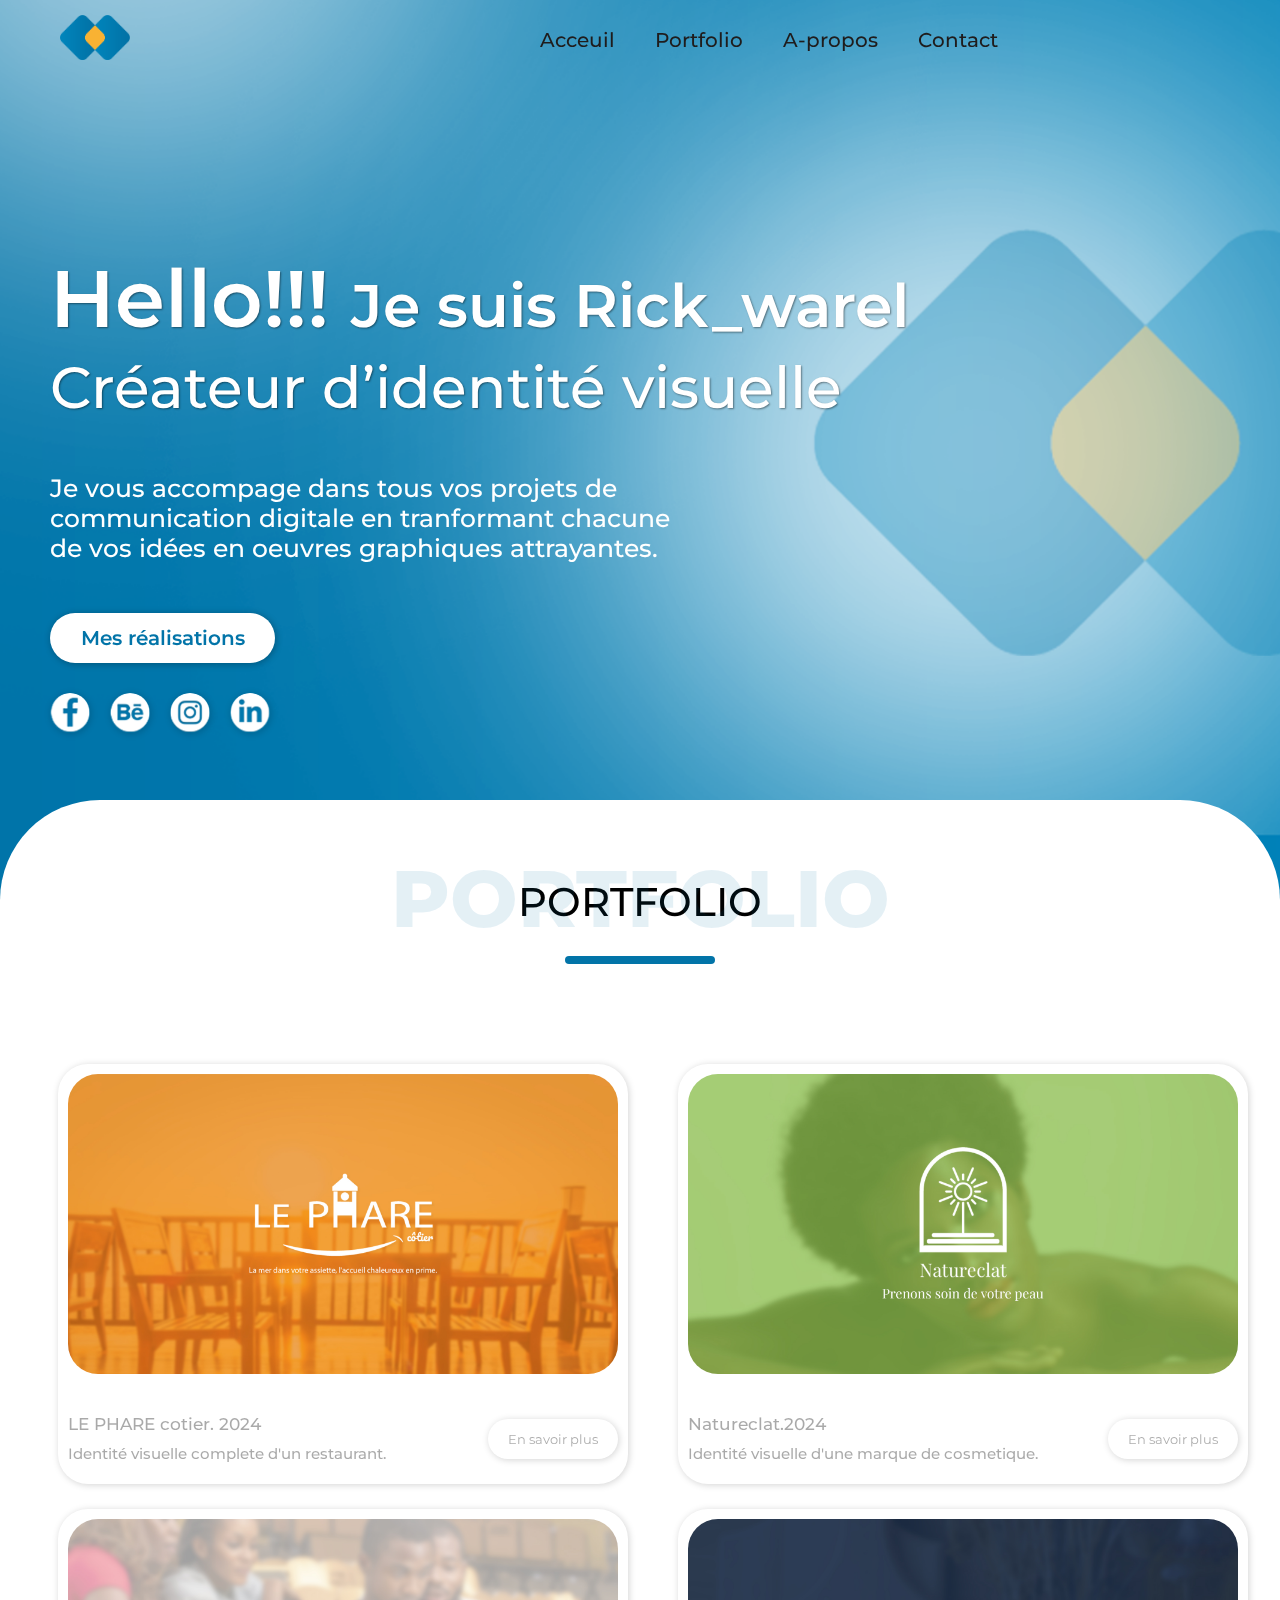
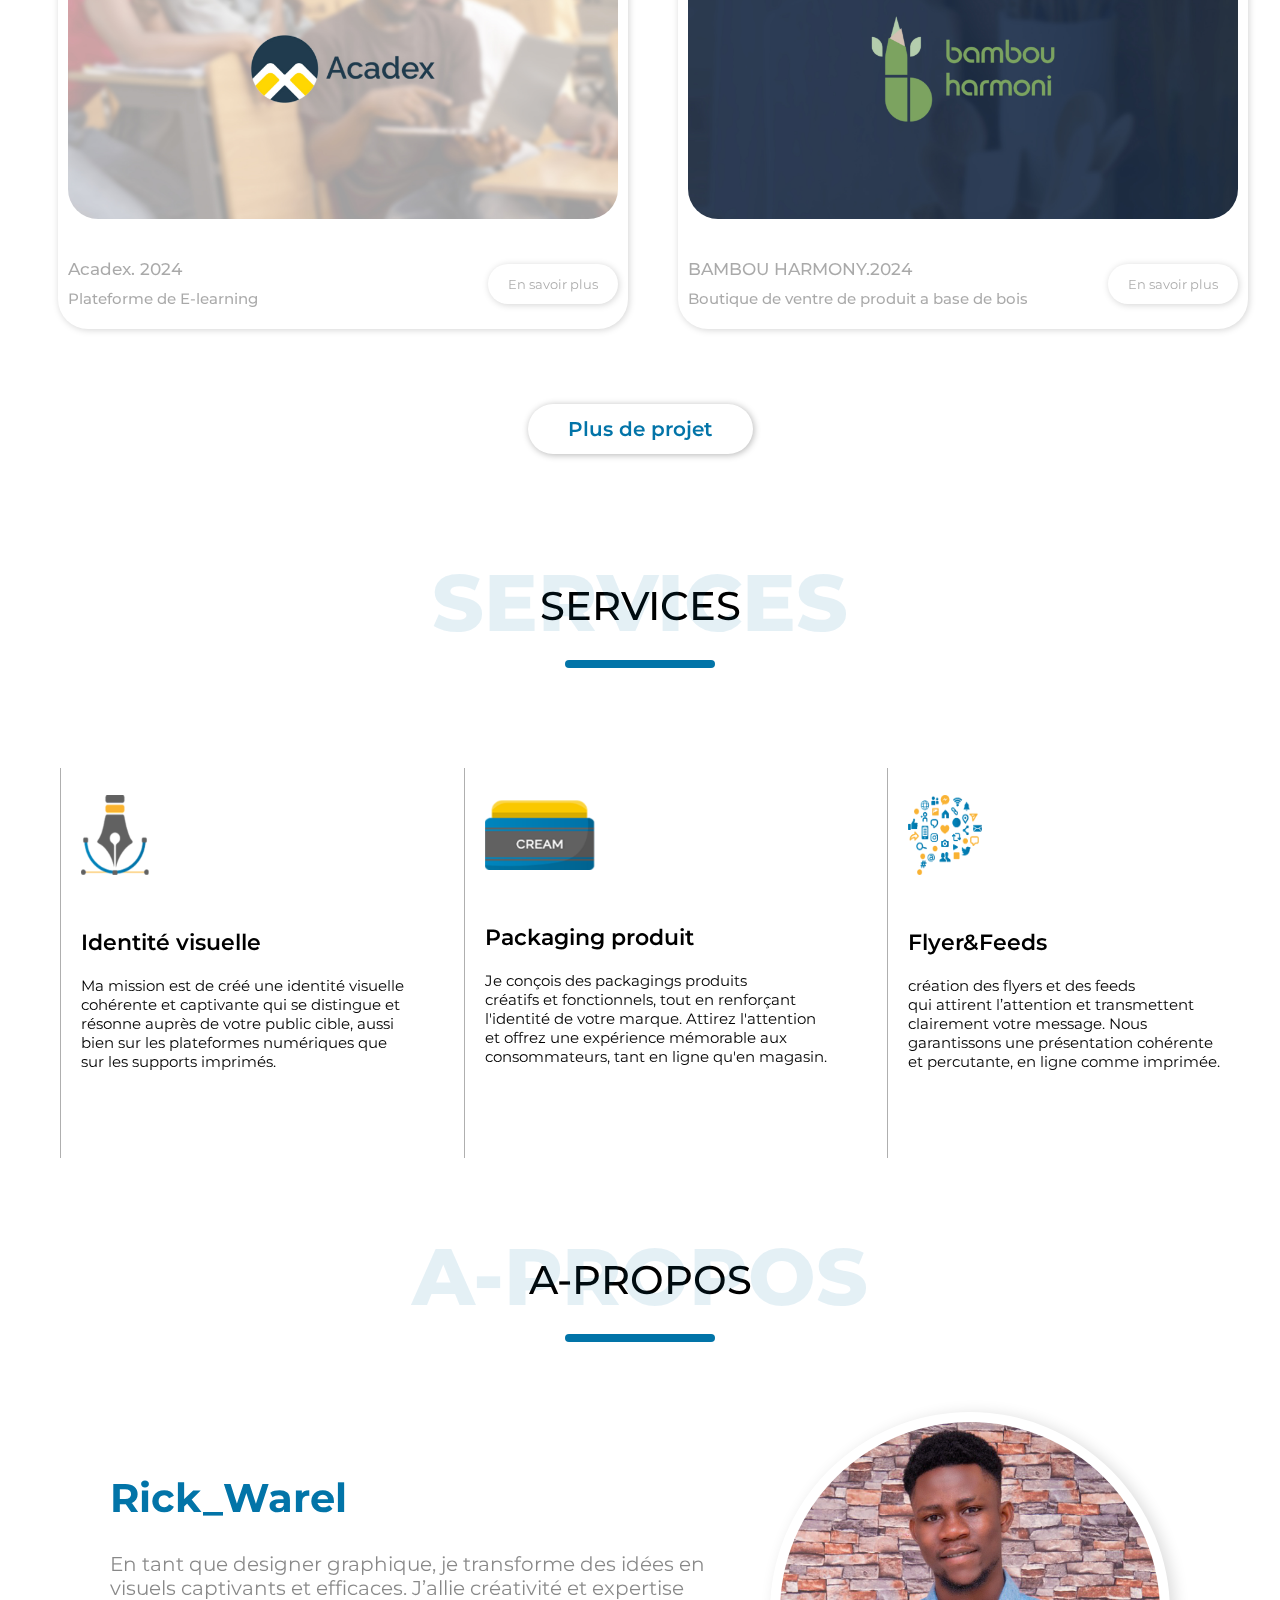
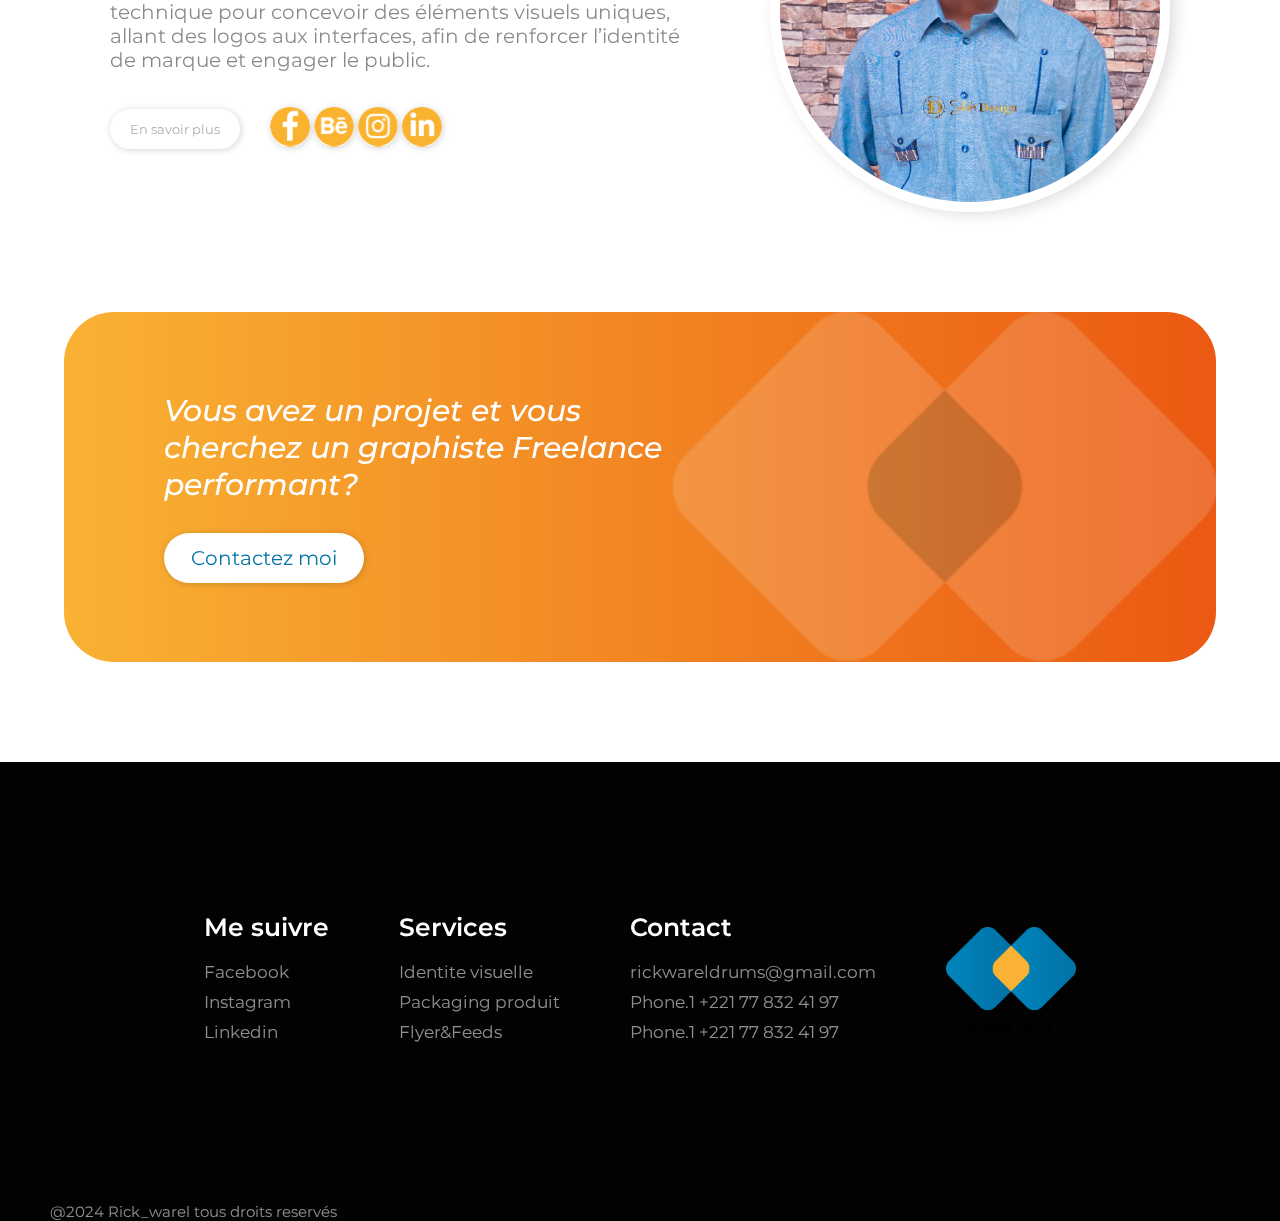
<file: index.html>
<!DOCTYPE html>
<html lang="en">
<head>
    <meta charset="UTF-8">
    <link rel="shortcut icon" type="x-icon" href="/images/logo_avec_carré.png">
    <meta name="viewport" content="width=device-width, initial-scale=1.0">
    <title>Rick_warel</title>
    <link rel="stylesheet" href="https://cdnjs.cloudflare.com/ajax/libs/font-awesome/6.6.0/css/all.min.css" integrity="sha512-Kc323vGBEqzTmouAECnVceyQqyqdsSiqLQISBL29aUW4U/M7pSPA/gEUZQqv1cwx4OnYxTxve5UMg5GT6L4JJg==" crossorigin="anonymous" referrerpolicy="no-referrer" />
    <link rel="stylesheet" href="/style.css">
    <link rel="preconnect" href="https://fonts.googleapis.com">
    <link rel="preconnect" href="https://fonts.gstatic.com" crossorigin>
    <link href="https://fonts.googleapis.com/css2?family=Montserrat:ital,wght@0,100..900;1,100..900&display=swap" rel="stylesheet">

    <link rel="preconnect" href="https://fonts.googleapis.com">
<link rel="preconnect" href="https://fonts.gstatic.com" crossorigin>
<link href="https://fonts.googleapis.com/css2?family=Bangers&family=Montserrat:ital,wght@0,100..900;1,100..900&display=swap" rel="stylesheet">
<link href="https://fonts.googleapis.com/css2?family=Monoton&display=swap" rel="stylesheet">

</head>
<body>

    <header>
        <div class="header-cont_nav">
            <a href="/index.html" class="header-cont_nav-logo"><img class="image_logo" src="/images/Fichier 5.png" alt=""></a>

            <div class="header-cont_nav-cont_button">
                <a href="/index.html">
                    <div class="nav_cont_button_icon">
                        <p><i class="fa-solid fa-house fa-lg" style="color: #000000;"></i></p>
                        <p class="nav-button">Acceuil</p>
                    </div>
                </a>

                <a href="/page_html/portfolio.html">
                    <div class="nav_cont_button_icon">
                        <p><i class="fa-solid fa-paintbrush fa-lg" style="color: #000000;"></i></p>
                        <p class="nav-button">Portfolio</p>
                    </div>
                </a>

                <a href="/page_html/apropo.html">
                    <div class="nav_cont_button_icon">
                        <p><i class="fa-solid fa-user fa-lg" style="color: #000000;"></i></p>
                        <p class="nav-button">A-propos</p>
                    </div>
                </a>

                <a href="/page_html/contact.html">
                    <div class="nav_cont_button_icon">
                        <p><i class="fa-solid fa-phone fa-lg" style="color: #000000;"></i></p>
                        <p class="nav-button">Contact</p>
                    </div>
                </a>
                
                
            </div>
            <img class="menu_burger" src="/images/menu_burger.png" alt="">
        </div>
    </header>


    <section class="banner-acceuil">

        <h1 class="hello">Hello!!! <span class="je_suis">Je suis <br class="retour_ligne"> Rick_warel</span></h1>

        <h2 class="createur">Créateur d’identité <br class="retour_ligne"> visuelle</h2>

        <p class="mission">Je vous accompage dans tous <br class="last_retour"> vos projets  <br class="retour_ligne_texte"> de <br class="retour">
            communication <br class="last_retour"> digitale  en tranformant <br class="retour_ligne_texte"> chacune <br class="retour"> <br class="last_retour"> 
            de vos idées en oeuvres graphiques <br class="retour_ligne_texte"> <br class="last_retour">  attrayantes.
            </p>
        
        <div class="cont_bouton">
            <a href="/page_html/portfolio.html"><button class="grand_bouton">Mes réalisations</button></a>
        </div>
        
        <div class="cont_reseaux">
            <a target="_blank" href="https://www.facebook.com/profile.php?id=61557781989039" class="lien_reseau"><img src="/images/Facebook.png" alt="" class="image_reseau"></a>
            <a target="_blank" href="https://www.behance.net/rickwarel" class="lien_reseau"><img src="/images/Behance.png" alt="" class="image_reseau"></a>
            <a target="_blank" href="https://www.instagram.com/rick_warel/" class="lien_reseau"><img src="/images/Instagram.png" alt="" class="image_reseau"></a>
            <a target="_blank" href="https://www.linkedin.com/in/rickwarel/" class="lien_reseau"><img src="/images/Linkedin.png" alt="" class="image_reseau"></a>
        </div>

    </section>

    <section class="section_contenue">
        
        <div class="section_portfolio">

            
            <div class="conteneur_titre">
                <p class="titre_flou">PORTFOLIO</p>
                <div class="cont_titre_soulignement">
                    <p class="titre_superpose">PORTFOLIO</p>
                    <div class="souligement"></div>
                </div>
            </div>

            <div class="cont_element_folio">
                <div class="folio_1_2">
                    <a href="/page_html/pages portfolio/lephare.html">
                        <div class="folio">
                            <div class="image_folio">
                                <img src="/images/image de presentation du phare cotier.jpg" alt="" class="banniere_folio">
                            </div>
                            <div class="detail_bouton_folio">
                                <div class="detail_folio">
                                    <p class="nom_folio">LE PHARE <br class="sep_lephare"> cotier. 2024</p>
                                    <p class="libelet_folio">Identité visuelle complete
                                        d'un restaurant.
                                    </p>
                                </div>
                                <a href="/page_html/pages portfolio/lephare.html"><button class="en_savoir_plus">En savoir plus</button></a>
                            </div>
                        </div>
                    </a>
                    
                    
                    <a href="/page_html/pages portfolio/natureclat.html">
                        <div class="folio">
                            <div id="image_pholio2" class="image_folio">
                                <img src="/images/presentation de la marque.jpg" alt="" class="banniere_folio">
                            </div>
                            <div class="detail_bouton_folio">
                                <div class="detail_folio">
                                    <p class="nom_folio">Natureclat.2024</p>
                                    <p class="libelet_folio">Identité visuelle
                                        d'une marque de cosmetique.
                                    </p>
                                </div>
                                <a href="/page_html/pages portfolio/natureclat.html"><button class="en_savoir_plus">En savoir plus</button></a>
                            </div>
                        </div>
                    </a>
                    

                </div>


                <div class="folio_1_2">
                    <a href="/page_html/pages portfolio/acadex.html">
                        <div class="folio">
                            <div id="sefic" class="image_folio">
                                <img src="/images/acadex presentation.jpg" alt="" class="banniere_folio">
                            </div>
                            <div class="detail_bouton_folio">
                                <div class="detail_folio">
                                    <p class="nom_folio">Acadex. 2024</p>
                                    <p class="libelet_folio">Plateforme de E-learning
                                    
                                    </p>
                                </div>
                                <a href="/page_html/pages portfolio/acadex.html"><button class="en_savoir_plus">En savoir plus</button></a>
                            </div>
                        </div>
                    </a>
                    
                    
                    <a href="/page_html/pages portfolio/bambou.html">
                        <div class="folio">
                            <div id="bambou_harmony" class="image_folio">
                                <img src="/images/bambou.jpg" alt="" class="banniere_folio">
                            </div>
                            <div class="detail_bouton_folio">
                                <div class="detail_folio">
                                    <p class="nom_folio">BAMBOU HARMONY.2024</p>
                                    <p class="libelet_folio">Boutique de ventre de produit
                                        a base de bois
                                    </p>
                                </div>
                                <a href="/page_html/pages portfolio/bambou.html"><button class="en_savoir_plus">En savoir plus</button></a>
                            </div>
                        </div>
                    </a>
                    

                </div>

                <div  class="cont_bouton_projet">
                    <a href="/page_html/portfolio.html"><button class="grand_bouton" id="bouton_projet">Plus de projet</button></a>
                </div>
                
            </div>

        </div>
            <!-- section services -->


            <div class="conteneur_titre">
                <p class="titre_flou">SERVICES</p>
                <div class="cont_titre_soulignement">
                    <p class="titre_superpose">SERVICES</p>
                    <div class="souligement"></div>
                </div>
            </div>        
    

        <div class="cont_service">
            <div class="cont_chaq_service">
                <div class="ligne_bord"></div>
                <div class="detail_du_service">
                    <img src="/images/icone service 1.png" alt="" class="icone_service">
                    <p class="titre_service">Identité visuelle</p>
                    <p class="detail_du_service">Ma mission est de créé une identité 
                        visuelle <br>cohérente et captivante qui se 
                        distingue et <br>résonne auprès de votre
                        public cible, aussi <br>bien sur les plateformes 
                        numériques que <br>sur les supports imprimés.
                    </p>
                </div>
            </div>


            <div class="cont_chaq_service">
                <div class="ligne_bord"></div>
                <div class="detail_du_service">
                    <img src="/images/icone service packaging.png" alt="" class="icone_service" id="icone_packaging">
                    <p class="titre_service">Packaging produit</p>
                    <p class="detail_du_service">Je conçois des packagings produits
                        <br>créatifs et fonctionnels, tout en renforçant 
                        <br>l'identité de votre marque. Attirez l'attention 
                        <br>et offrez une expérience mémorable aux 
                        <br>consommateurs, tant en ligne qu'en magasin.
                    </p>

                </div>
            </div>


            <div class="cont_chaq_service">
                <div class="ligne_bord"></div>
                <div class="detail_du_service">
                    <img src="/images/icone_feeds.png" alt="" class="icone_service" id="icone_feed">
                    <p class="titre_service">Flyer&Feeds</p>
                    <p class="detail_du_service">création des flyers et des feeds 
                        <br>qui attirent l’attention et transmettent
                        <br> clairement
                        votre message. Nous 
                        <br> garantissons une 
                        présentation cohérente 
                        <br>et percutante, en ligne
                         comme imprimée.
                    </p>

                </div>
            </div>
        </div>

                <!-- section a-propos -->


        <div class="conteneur_titre">
            <p class="titre_flou">A-PROPOS</p>
            <div class="cont_titre_soulignement">
                <p class="titre_superpose">A-PROPOS</p>
                <div class="souligement"></div>
            </div>
        </div>

        <div class="cont_apropos">
            <div class="info_apropo">
                <p class="mon_nom">Rick_Warel</p>

                <div class="grande_photo" id="photo_inverse">
                    <img src="/images/photo-de-moi.jpg" alt="" class="ma_photo_inverse">
                </div>

                <p class="ma_description">En tant que designer graphique, je transforme 
                    des idées en visuels captivants et efficaces. J’allie 
                    créativité et expertise technique pour concevoir 
                    des éléments visuels uniques, allant des logos aux 
                    interfaces, afin de renforcer l’identité de marque et 
                    engager le public.
                </p>

                <div class="cont_bouton_et_rs">
                    <a href="/page_html/apropo.html"><button class="en_savoir_plus">En savoir plus</button></a>
                    <div class="reseau_rs">
                        <a target="_blank" href="https://www.facebook.com/profile.php?id=61557781989039" class="lien_reseau"><img src="/images/Facebook-jaune.png" alt="" class="image_reseau"></a>
                        <a target="_blank" href="https://www.behance.net/rickwarel" class="lien_reseau"><img src="/images/Behance-jaune.png" alt="" class="image_reseau"></a>
                        <a target="_blank" href="https://www.instagram.com/rick_warel/" class="lien_reseau"><img src="/images/Instagram-jaune.png" alt="" class="image_reseau"></a>
                        <a target="_blank" href="https://www.linkedin.com/in/rickwarel/" class="lien_reseau"><img src="/images/Linkedin-jaune.png" alt="" class="image_reseau"></a>
                    </div>
                </div>
            </div>

            <div class="grande_photo">
                <img src="/images/photo-de-moi.jpg" alt="" class="ma_photo">
            </div>
        </div>

        <div class="appelle_action">
            <div class="fond_logo">
                <p class="texte_appelle">Vous avez un projet et vous <br>
                    cherchez un graphiste Freelance <br>
                    performant?
                </p>

                <a href="/page_html/contact.html"><button id="bouton_appelle" class="en_savoir_plus">Contactez moi</button></a>
            </div>
            
        </div>


        <footer>
            <div class="conteneur_footer">
    
                <div class="les_liens">
                    <p class="titre_prestation">Me suivre</p>
                    <p class="les_servives_footer"><a href="https://www.facebook.com/profile.php?id=61557781989039" class="services_footer">Facebook</a></p>
                    <p class="les_servives_footer"><a href="https://www.instagram.com/rick_warel/" class="services_footer">Instagram</a></p>
                    <p class="les_servives_footer"><a href="https://www.linkedin.com/in/rickwarel/" class="services_footer">Linkedin</a></p>
                    
                </div>
    
                <div class="les_liens">
                    <p class="titre_prestation">Services</p>
                    <p class="les_servives_footer"><a href="" class="services_footer">Identite visuelle</a></p>
                    <p class="les_servives_footer"><a href="" class="services_footer">Packaging produit</a></p>
                    <p class="les_servives_footer"><a href="" class="services_footer">Flyer&Feeds</a></p>
                    
                </div>
    
    
                <div class="les_liens">
                    <p class="titre_prestation">Contact</p>
                    <p class="les_servives_footer"><a href="rickwareldrums@gmail.com" class="services_footer">rickwareldrums@gmail.com</a></p>
                    <p class="les_servives_footer"><a href="" class="services_footer">Phone.1 +221 77 832 41 97</a></p>
                    <p class="les_servives_footer"><a href="" class="services_footer">Phone.1 +221 77 832 41 97</a></p>               
                </div>
    
                <img class="logo_footer" src="/images/logo_avec_carré.png" alt="">
            </div>
    
            <div class="copyright">
                <p class="texte_copyrith">@2024 Rick_warel tous droits reservés</p>
            </div>
        </footer>


    </section>
</body>

    <script>
        document.addEventListener('scroll', () =>{
            const header = document.querySelector('header-cont_nav');
        })
    </script>

    <script src="/javascript/anim.js"></script>

    <script>
        const menuHamburger = document.querySelector(".menu_burger")
        const navLinks = document.querySelector(".header-cont_nav-cont_button")

        menuHamburger.addEventListener('click',()=>{
        navLinks.classList.toggle('mobile-menu')
        })
    </script>
</html>
</file>
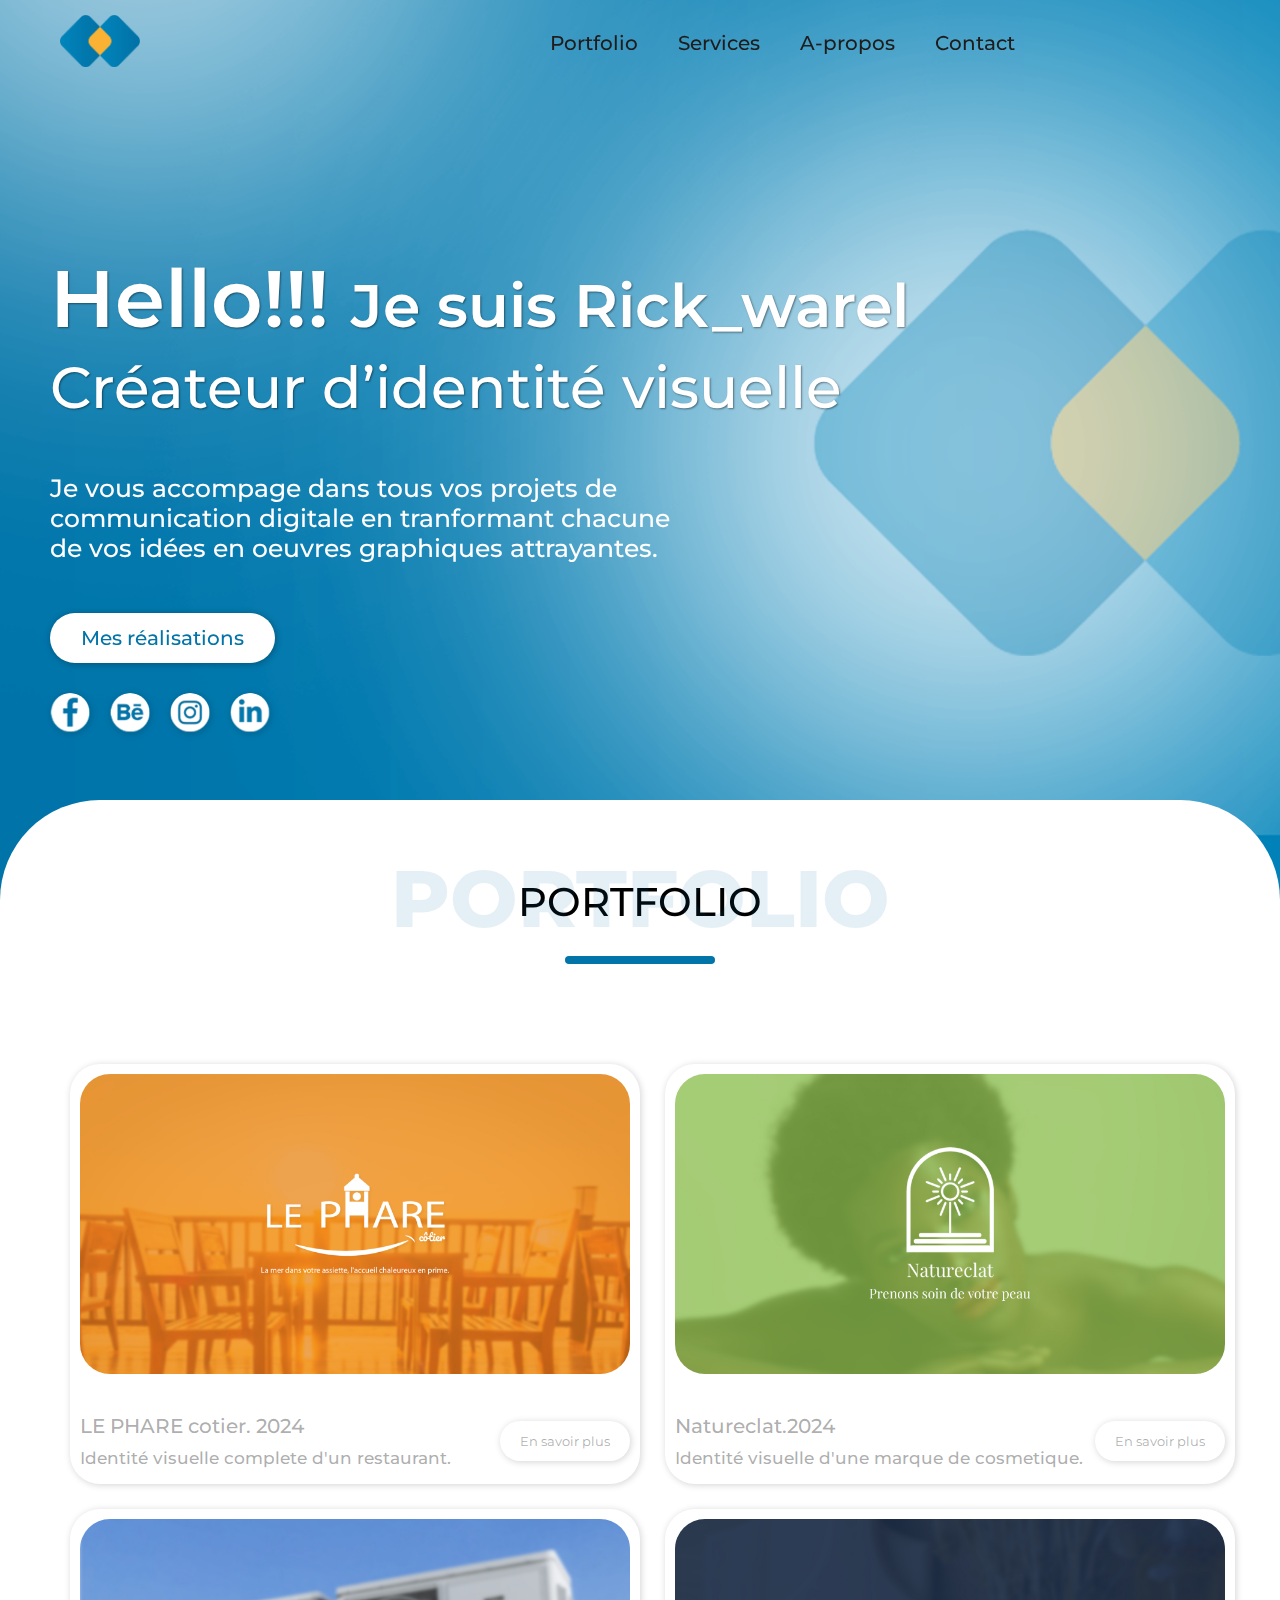
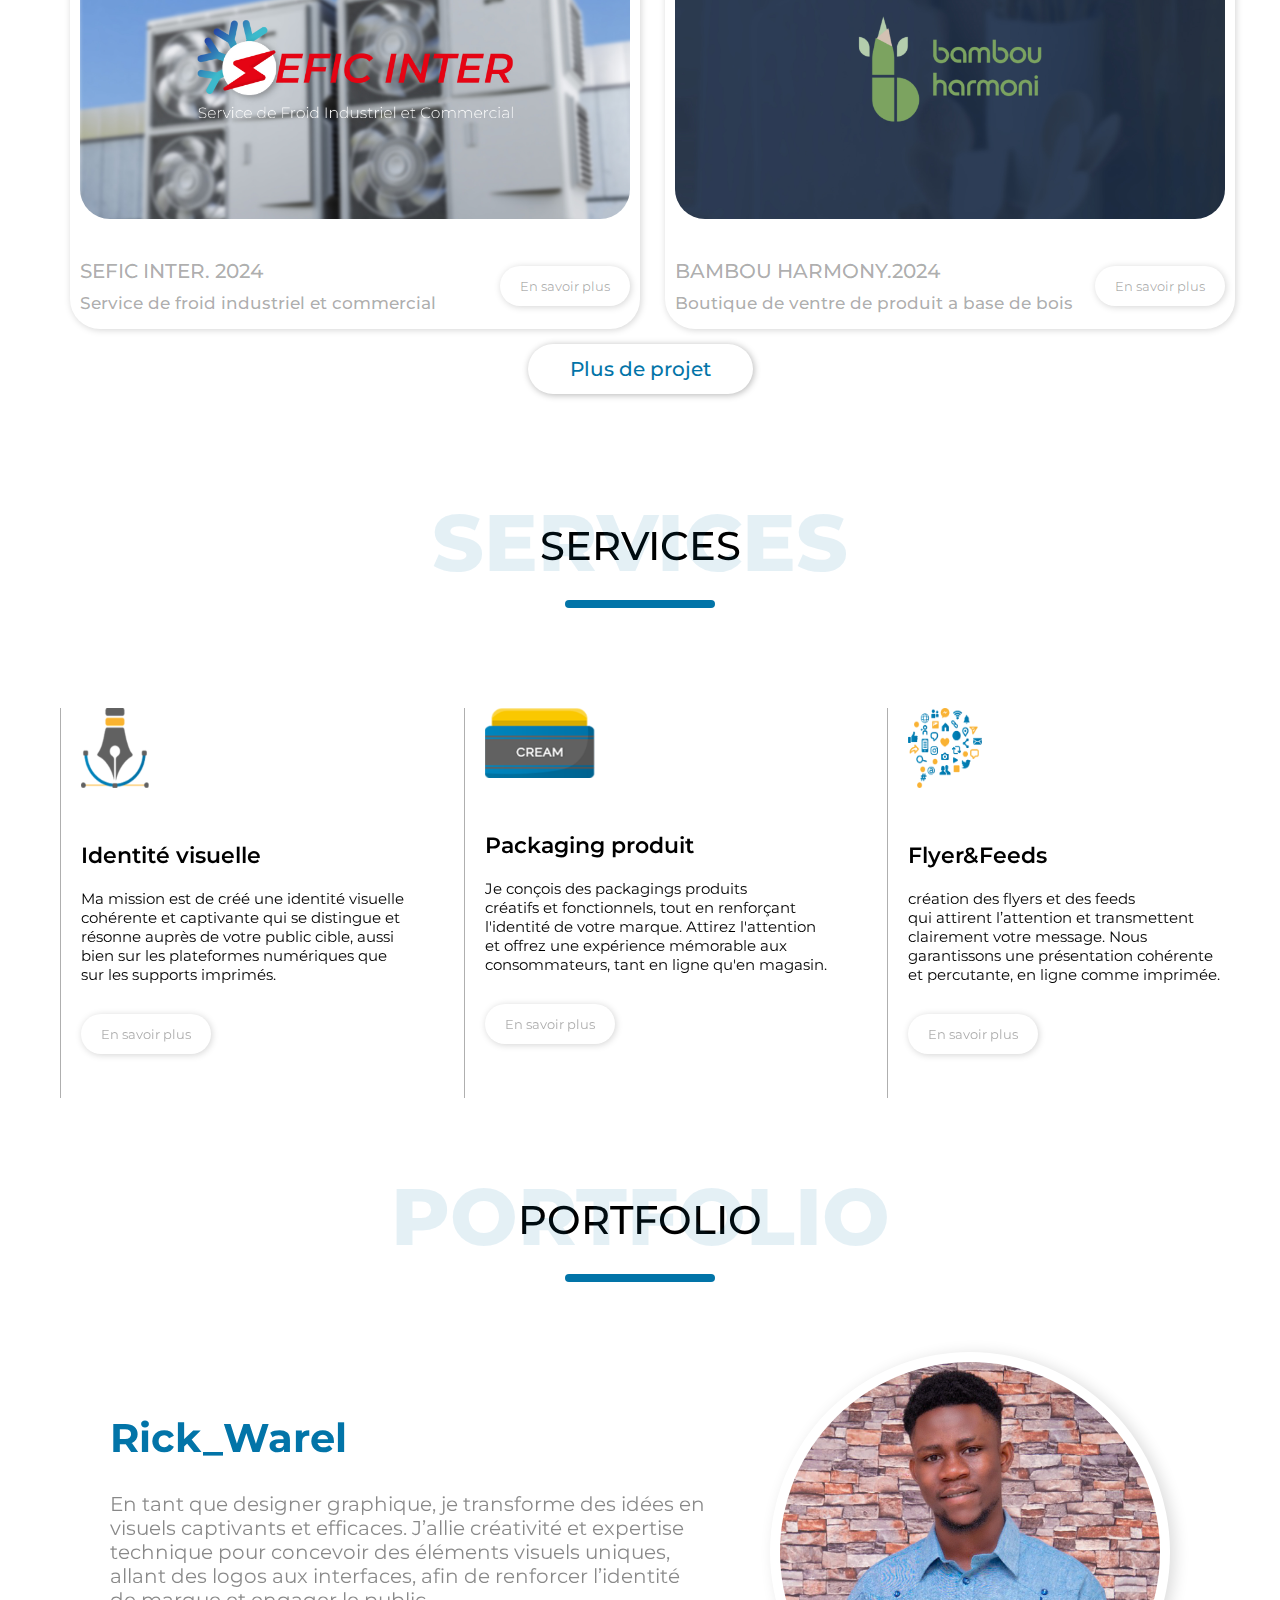
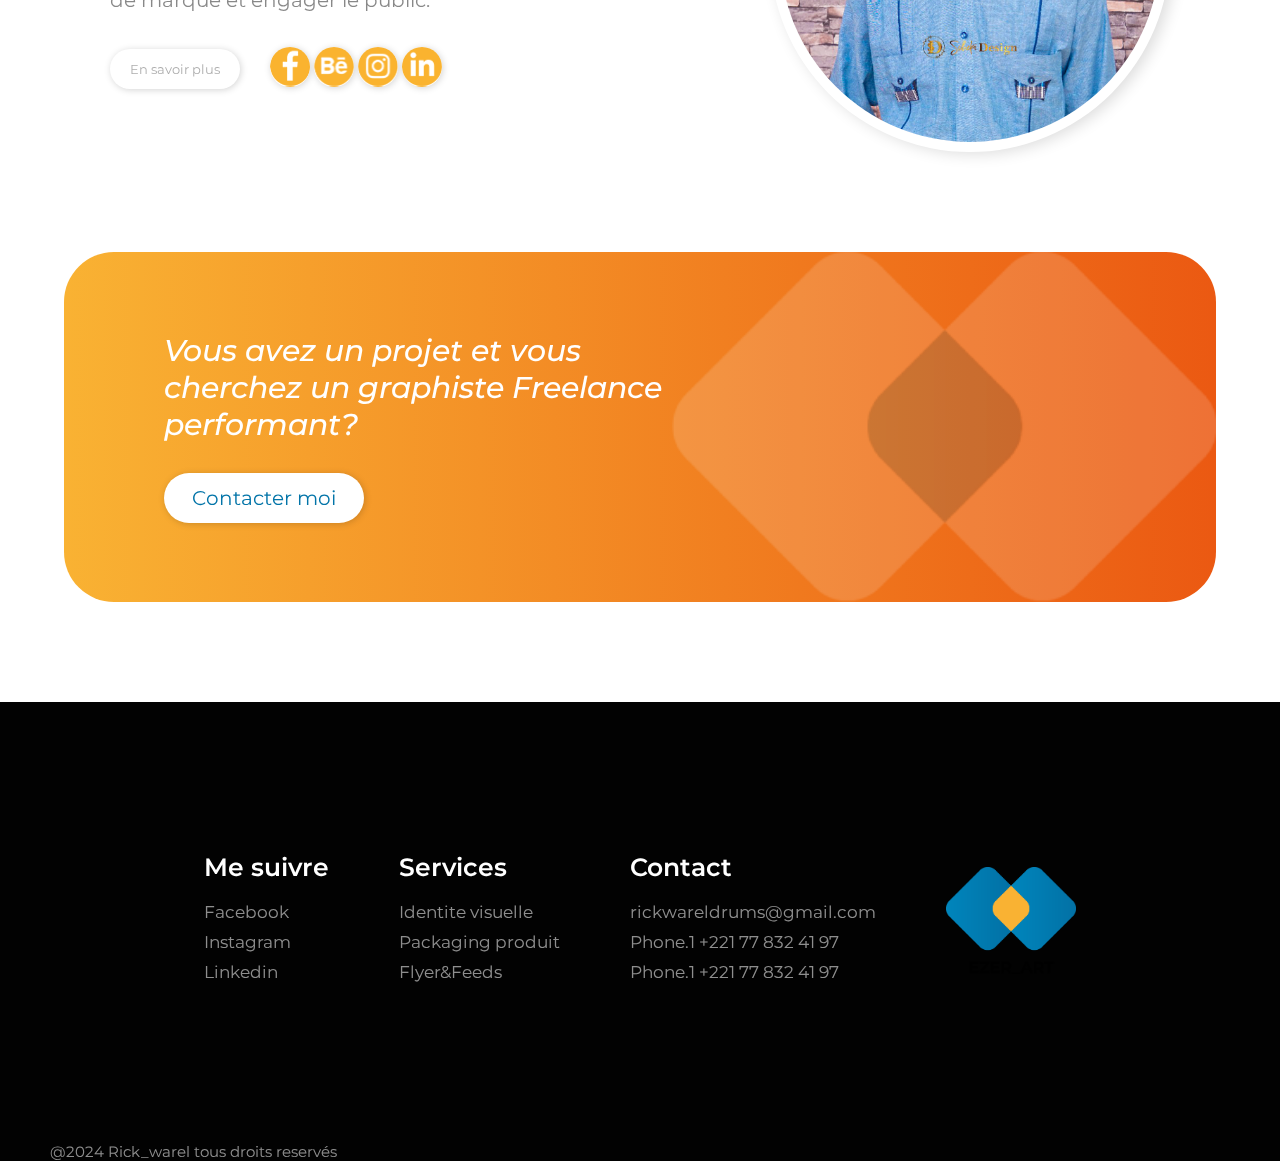
<file: page_html/index.html>
<!DOCTYPE html>
<html lang="en">
<head>
    <meta charset="UTF-8">
    <link rel="shortcut icon" type="x-icon" href="/images/logo_avec_carré.png">
    <meta name="viewport" content="width=device-width, initial-scale=1.0">
    <title>Rick_warel</title>
    <link rel="stylesheet" href="https://cdnjs.cloudflare.com/ajax/libs/font-awesome/6.6.0/css/all.min.css" integrity="sha512-Kc323vGBEqzTmouAECnVceyQqyqdsSiqLQISBL29aUW4U/M7pSPA/gEUZQqv1cwx4OnYxTxve5UMg5GT6L4JJg==" crossorigin="anonymous" referrerpolicy="no-referrer" />
    <link rel="stylesheet" href="/pages_css/style.css">
    <link rel="preconnect" href="https://fonts.googleapis.com">
    <link rel="preconnect" href="https://fonts.gstatic.com" crossorigin>
    <link href="https://fonts.googleapis.com/css2?family=Montserrat:ital,wght@0,100..900;1,100..900&display=swap" rel="stylesheet">

    <link rel="preconnect" href="https://fonts.googleapis.com">
<link rel="preconnect" href="https://fonts.gstatic.com" crossorigin>
<link href="https://fonts.googleapis.com/css2?family=Bangers&family=Montserrat:ital,wght@0,100..900;1,100..900&display=swap" rel="stylesheet">
<link href="https://fonts.googleapis.com/css2?family=Monoton&display=swap" rel="stylesheet">

</head>
<body>

    <header>
        <div class="header-cont_nav">
            <a href="/page_html/index.html" class="header-cont_nav-logo"><img class="image_logo" src="/images/Fichier 5.png" alt=""></a>

            <div class="header-cont_nav-cont_button">
                <a href="/page_html/portfolio.html">
                    <div class="nav_cont_button_icon">
                        <p><i class="fa-solid fa-folder fa-lg" style="color: #000000;"></i></p>
                        <p class="nav-button">Portfolio</p>
                    </div>
                </a>

                <a href="/page_html/service.html">
                    <div class="nav_cont_button_icon">
                        <p><i class="fa-solid fa-paintbrush fa-lg" style="color: #000000;"></i></p>
                        <p class="nav-button">Services</p>
                    </div>
                </a>

                <a href="/page_html/apropo.html">
                    <div class="nav_cont_button_icon">
                        <p><i class="fa-solid fa-user fa-lg" style="color: #000000;"></i></p>
                        <p class="nav-button">A-propos</p>
                    </div>
                </a>

                <a href="/page_html/contact.html">
                    <div class="nav_cont_button_icon">
                        <p><i class="fa-solid fa-phone fa-lg" style="color: #000000;"></i></p>
                        <p class="nav-button">Contact</p>
                    </div>
                </a>
                
                
            </div>
            <img class="menu_burger" src="/images/menu_burger.png" alt="">
        </div>
    </header>


    <section class="banner-acceuil">

        <h1 class="hello">Hello!!! <span class="je_suis">Je suis <br class="retour_ligne"> Rick_warel</span></h1>

        <h2 class="createur">Créateur d’identité <br class="retour_ligne"> visuelle</h2>

        <p class="mission">Je vous accompage dans tous <br class="last_retour"> vos projets  <br class="retour_ligne_texte"> de <br class="retour">
            communication <br class="last_retour"> digitale  en tranformant <br class="retour_ligne_texte"> chacune <br class="retour"> <br class="last_retour"> 
            de vos idées en oeuvres graphiques <br class="retour_ligne_texte"> <br class="last_retour">  attrayantes.
            </p>
        
        <div class="cont_bouton">
            <a href=""><button class="grand_bouton">Mes réalisations</button></a>
        </div>
        
        <div class="cont_reseaux">
            <a href="" class="lien_reseau"><img src="/images/Facebook.png" alt="" class="image_reseau"></a>
            <a href="" class="lien_reseau"><img src="/images/Behance.png" alt="" class="image_reseau"></a>
            <a href="" class="lien_reseau"><img src="/images/Instagram.png" alt="" class="image_reseau"></a>
            <a href="" class="lien_reseau"><img src="/images/Linkedin.png" alt="" class="image_reseau"></a>
        </div>

    </section>

    <section class="section_contenue">
        
        <div class="section_portfolio">

            
            <div class="conteneur_titre">
                <p class="titre_flou">PORTFOLIO</p>
                <div class="cont_titre_soulignement">
                    <p class="titre_superpose">PORTFOLIO</p>
                    <div class="souligement"></div>
                </div>
            </div>

            <div class="cont_element_folio">
                <div class="folio_1_2">
                    <a href="/page_html/pages portfolio/lephare.html">
                        <div class="folio">
                            <div class="image_folio"></div>
                            <div class="detail_bouton_folio">
                                <div class="detail_folio">
                                    <p class="nom_folio">LE PHARE cotier. 2024</p>
                                    <p class="libelet_folio">Identité visuelle complete
                                        d'un restaurant.
                                    </p>
                                </div>
                                <button class="en_savoir_plus">En savoir plus</button>
                            </div>
                    </a>
                    
                    </div>
                    <a href="/page_html/pages portfolio/natureclat.html">
                        <div class="folio">
                            <div id="image_pholio2" class="image_folio"></div>
                            <div class="detail_bouton_folio">
                                <div class="detail_folio">
                                    <p class="nom_folio">Natureclat.2024</p>
                                    <p class="libelet_folio">Identité visuelle
                                        d'une marque de cosmetique.
                                    </p>
                                </div>
                                <button class="en_savoir_plus">En savoir plus</button>
                            </div>
                        </div>
                    </a>
                    

                </div>


                <div class="folio_1_2">
                    <a href="">
                        <div class="folio">
                            <div id="sefic" class="image_folio"></div>
                            <div class="detail_bouton_folio">
                                <div class="detail_folio">
                                    <p class="nom_folio">SEFIC INTER. 2024</p>
                                    <p class="libelet_folio">Service de froid industriel
                                        et commercial
                                    </p>
                                </div>
                                <button class="en_savoir_plus">En savoir plus</button>
                            </div>
                    </a>
                    
                    </div>
                    <a href="">
                        <div class="folio">
                            <div id="bambou_harmony" class="image_folio"></div>
                            <div class="detail_bouton_folio">
                                <div class="detail_folio">
                                    <p class="nom_folio">BAMBOU HARMONY.2024</p>
                                    <p class="libelet_folio">Boutique de ventre de produit
                                        a base de bois
                                    </p>
                                </div>
                                <button class="en_savoir_plus">En savoir plus</button>
                            </div>
                        </div>
                    </a>
                    

                </div>

                <div  class="cont_bouton_projet">
                    <a href=""><button class="grand_bouton">Plus de projet</button></a>
                </div>
                
            </div>

        </div>
            <!-- section services -->


            <div class="conteneur_titre">
                <p class="titre_flou">SERVICES</p>
                <div class="cont_titre_soulignement">
                    <p class="titre_superpose">SERVICES</p>
                    <div class="souligement"></div>
                </div>
            </div>        
    

        <div class="cont_service">
            <div class="cont_chaq_service">
                <div class="ligne_bord"></div>
                <div class="detail_du_service">
                    <img src="/images/icone service 1.png" alt="" class="icone_service">
                    <p class="titre_service">Identité visuelle</p>
                    <p class="detail_du_service">Ma mission est de créé une identité 
                        visuelle <br>cohérente et captivante qui se 
                        distingue et <br>résonne auprès de votre
                        public cible, aussi <br>bien sur les plateformes 
                        numériques que <br>sur les supports imprimés.
                    </p>
                    <button class="en_savoir_plus">En savoir plus</button>
                </div>
            </div>


            <div class="cont_chaq_service">
                <div class="ligne_bord"></div>
                <div class="detail_du_service">
                    <img src="/images/icone service packaging.png" alt="" class="icone_service" id="icone_packaging">
                    <p class="titre_service">Packaging produit</p>
                    <p class="detail_du_service">Je conçois des packagings produits
                        <br>créatifs et fonctionnels, tout en renforçant 
                        <br>l'identité de votre marque. Attirez l'attention 
                        <br>et offrez une expérience mémorable aux 
                        <br>consommateurs, tant en ligne qu'en magasin.
                    </p>
                    <button class="en_savoir_plus">En savoir plus</button>
                </div>
            </div>


            <div class="cont_chaq_service">
                <div class="ligne_bord"></div>
                <div class="detail_du_service">
                    <img src="/images/icone_feeds.png" alt="" class="icone_service" id="icone_feed">
                    <p class="titre_service">Flyer&Feeds</p>
                    <p class="detail_du_service">création des flyers et des feeds 
                        <br>qui attirent l’attention et transmettent
                        <br> clairement
                        votre message. Nous 
                        <br> garantissons une 
                        présentation cohérente 
                        <br>et percutante, en ligne
                         comme imprimée.
                    </p>
                    <button class="en_savoir_plus">En savoir plus</button>
                </div>
            </div>
        </div>

                <!-- section services -->


        <div class="conteneur_titre">
            <p class="titre_flou">PORTFOLIO</p>
            <div class="cont_titre_soulignement">
                <p class="titre_superpose">PORTFOLIO</p>
                <div class="souligement"></div>
            </div>
        </div>

        <div class="cont_apropos">
            <div class="info_apropo">
                <p class="mon_nom">Rick_Warel</p>

                <div class="grande_photo" id="photo_inverse">
                    <img src="/images/photo-de-moi.jpg" alt="" class="ma_photo_inverse">
                </div>

                <p class="ma_description">En tant que designer graphique, je transforme 
                    des idées en visuels captivants et efficaces. J’allie 
                    créativité et expertise technique pour concevoir 
                    des éléments visuels uniques, allant des logos aux 
                    interfaces, afin de renforcer l’identité de marque et 
                    engager le public.
                </p>

                <div class="cont_bouton_et_rs">
                    <button class="en_savoir_plus">En savoir plus</button>
                    <div class="reseau_rs">
                        <a href="" class="lien_reseau"><img src="/images/Facebook-jaune.png" alt="" class="image_reseau"></a>
                        <a href="" class="lien_reseau"><img src="/images/Behance-jaune.png" alt="" class="image_reseau"></a>
                        <a href="" class="lien_reseau"><img src="/images/Instagram-jaune.png" alt="" class="image_reseau"></a>
                        <a href="" class="lien_reseau"><img src="/images/Linkedin-jaune.png" alt="" class="image_reseau"></a>
                    </div>
                </div>
            </div>

            <div class="grande_photo">
                <img src="/images/photo-de-moi.jpg" alt="" class="ma_photo">
            </div>
        </div>

        <div class="appelle_action">
            <div class="fond_logo">
                <p class="texte_appelle">Vous avez un projet et vous <br>
                    cherchez un graphiste Freelance <br>
                    performant?
                </p>

                <button id="bouton_appelle" class="en_savoir_plus">Contacter moi</button>
            </div>
            
        </div>


        <footer>
            <div class="conteneur_footer">
    
                <div class="les_liens">
                    <p class="titre_prestation">Me suivre</p>
                    <p class="les_servives_footer"><a href="" class="services_footer">Facebook</a></p>
                    <p class="les_servives_footer"><a href="" class="services_footer">Instagram</a></p>
                    <p class="les_servives_footer"><a href="" class="services_footer">Linkedin</a></p>
                    
                </div>
    
                <div class="les_liens">
                    <p class="titre_prestation">Services</p>
                    <p class="les_servives_footer"><a href="" class="services_footer">Identite visuelle</a></p>
                    <p class="les_servives_footer"><a href="" class="services_footer">Packaging produit</a></p>
                    <p class="les_servives_footer"><a href="" class="services_footer">Flyer&Feeds</a></p>
                    
                </div>
    
    
                <div class="les_liens">
                    <p class="titre_prestation">Contact</p>
                    <p class="les_servives_footer"><a href="rickwareldrums@gmail.com" class="services_footer">rickwareldrums@gmail.com</a></p>
                    <p class="les_servives_footer"><a href="" class="services_footer">Phone.1 +221 77 832 41 97</a></p>
                    <p class="les_servives_footer"><a href="" class="services_footer">Phone.1 +221 77 832 41 97</a></p>               
                </div>
    
                <img class="logo_footer" src="/images/logo_avec_carré.png" alt="">
            </div>
    
            <div class="copyright">
                <p class="texte_copyrith">@2024 Rick_warel tous droits reservés</p>
            </div>
        </footer>


    </section>
</body>

    <script>
        document.addEventListener('scroll', () =>{
            const header = document.querySelector('header-cont_nav');
        })
    </script>

    <script src="/javascript/anim.js"></script>

    <script>
        const menuHamburger = document.querySelector(".menu_burger")
        const navLinks = document.querySelector(".header-cont_nav-cont_button")

        menuHamburger.addEventListener('click',()=>{
        navLinks.classList.toggle('mobile-menu')
        })
    </script>
</html>
</file>
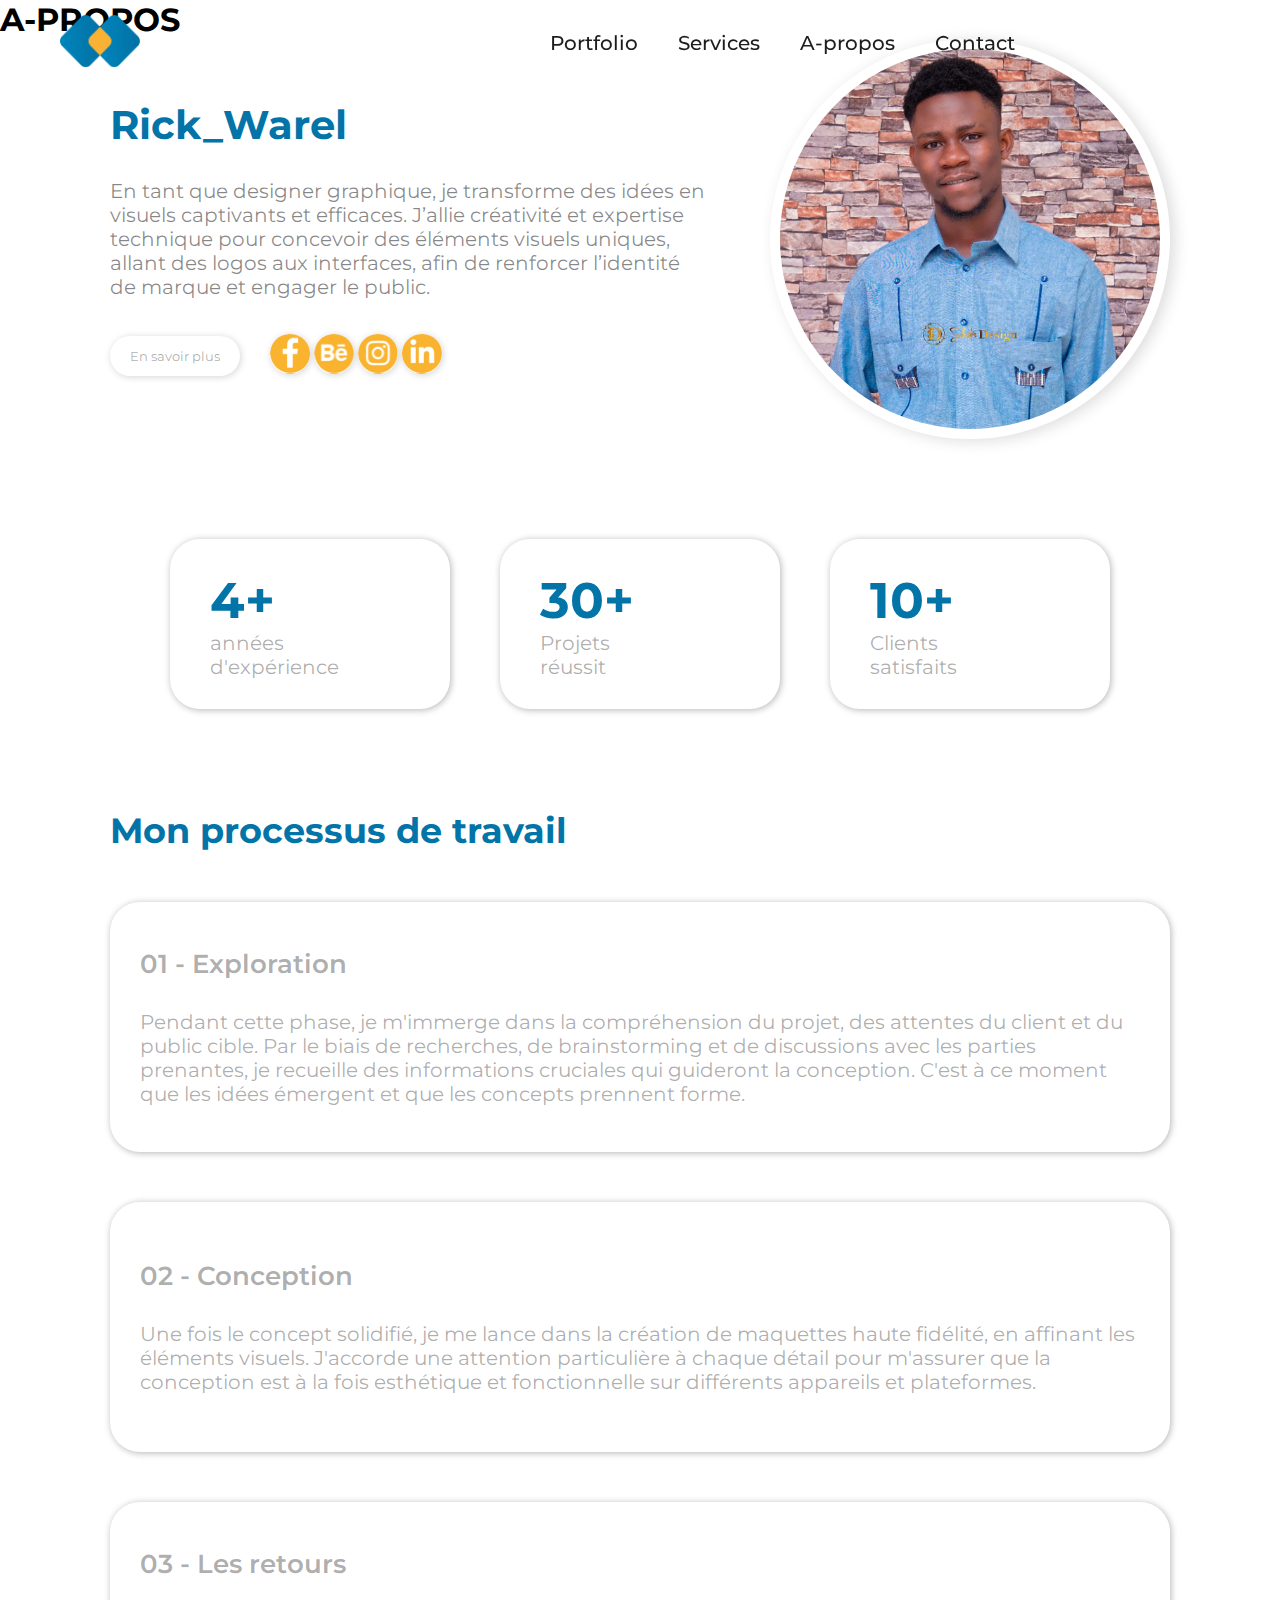
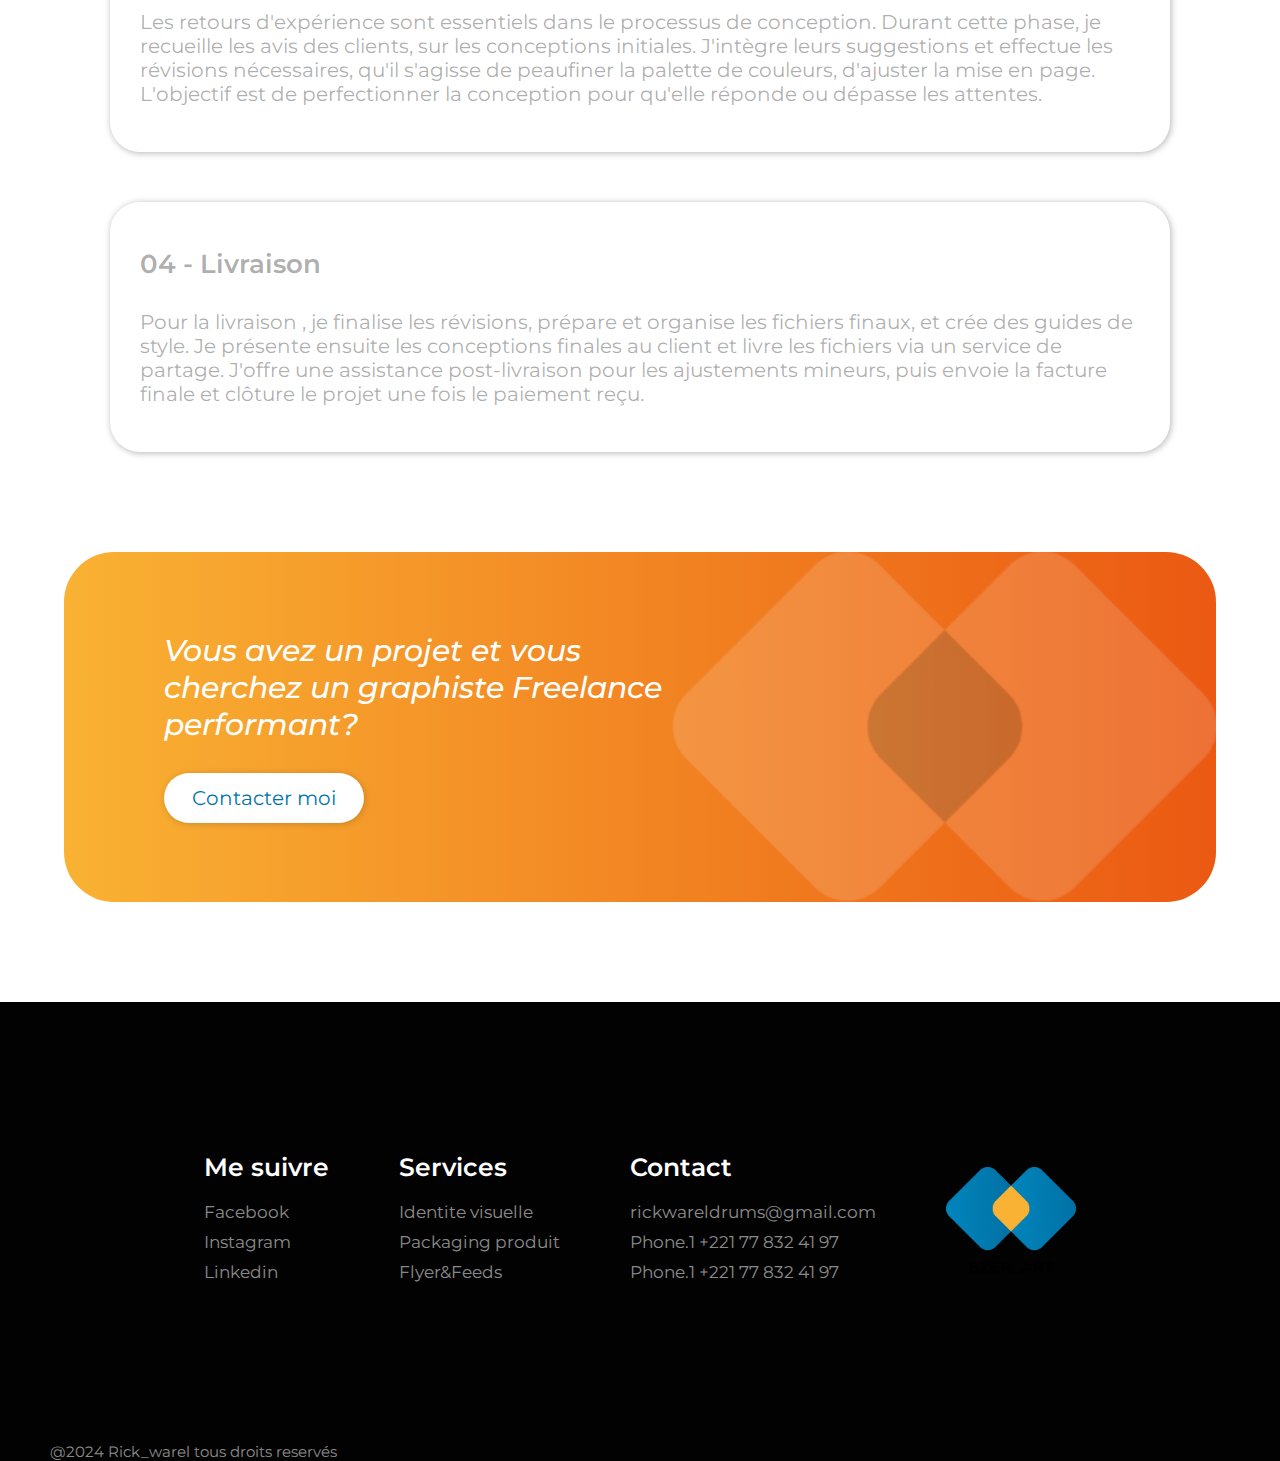
<file: apropo.html>
<!DOCTYPE html>
<html lang="en">
<head>
    <meta charset="UTF-8">
    <meta name="viewport" content="width=device-width, initial-scale=1.0">
    <link rel="shortcut icon" type="x-icon" href="/images/logo_avec_carré.png">
    <title>Rick_warel</title>
    <link rel="stylesheet" href="https://cdnjs.cloudflare.com/ajax/libs/font-awesome/6.6.0/css/all.min.css" integrity="sha512-Kc323vGBEqzTmouAECnVceyQqyqdsSiqLQISBL29aUW4U/M7pSPA/gEUZQqv1cwx4OnYxTxve5UMg5GT6L4JJg==" crossorigin="anonymous" referrerpolicy="no-referrer" />
    <link rel="stylesheet" href="/pages_css/apropo.css">
    <link rel="preconnect" href="https://fonts.googleapis.com">
    <link rel="preconnect" href="https://fonts.gstatic.com" crossorigin>
    <link href="https://fonts.googleapis.com/css2?family=Montserrat:ital,wght@0,100..900;1,100..900&display=swap" rel="stylesheet">
    <link rel="preconnect" href="https://fonts.googleapis.com">
    <link rel="preconnect" href="https://fonts.gstatic.com" crossorigin>
    <link href="https://fonts.googleapis.com/css2?family=Bangers&family=Montserrat:ital,wght@0,100..900;1,100..900&display=swap" rel="stylesheet">
    <link href="https://fonts.googleapis.com/css2?family=Monoton&display=swap" rel="stylesheet">

</head>
<body>
    
    <header>
        <div class="header-cont_nav">
            <a href="/page_html/index.html" class="header-cont_nav-logo"><img class="image_logo" src="/images/Fichier 5.png" alt=""></a>

            <div class="header-cont_nav-cont_button">
                <a href="">
                    <div class="nav_cont_button_icon">
                        <p><i class="fa-solid fa-folder fa-lg" style="color: #000000;"></i></p>
                        <p class="nav-button">Portfolio</p>
                    </div>
                </a>

                <a href="">
                    <div class="nav_cont_button_icon">
                        <p><i class="fa-solid fa-paintbrush fa-lg" style="color: #000000;"></i></p>
                        <p class="nav-button">Services</p>
                    </div>
                </a>

                <a href="/apropo.html">
                    <div class="nav_cont_button_icon">
                        <p><i class="fa-solid fa-user fa-lg" style="color: #000000;"></i></p>
                        <p class="nav-button">A-propos</p>
                    </div>
                </a>

                <a href="">
                    <div class="nav_cont_button_icon">
                        <p><i class="fa-solid fa-phone fa-lg" style="color: #000000;"></i></p>
                        <p class="nav-button">Contact</p>
                    </div>
                </a>
                
                
            </div>
            <img class="menu_burger" src="/images/menu_burger.png" alt="">
        </div>
    </header>



    <h1 id="titre_service" class="titre_portfolio">A-PROPOS</h1>

    <div class="cont_apropos">
        <div class="info_apropo">
            <p class="mon_nom">Rick_Warel</p>

            <div class="grande_photo" id="photo_inverse">
                <img src="/images/photo-de-moi.jpg" alt="" class="ma_photo_inverse">
            </div>

            <p class="ma_description">En tant que designer graphique, je transforme 
                des idées en visuels captivants et efficaces. J’allie 
                créativité et expertise technique pour concevoir 
                des éléments visuels uniques, allant des logos aux 
                interfaces, afin de renforcer l’identité de marque et 
                engager le public.
            </p>

            <div class="cont_bouton_et_rs">
                <button class="en_savoir_plus">En savoir plus</button>
                <div class="reseau_rs">
                    <a href="" class="lien_reseau"><img src="/images/Facebook-jaune.png" alt="" class="image_reseau"></a>
                    <a href="" class="lien_reseau"><img src="/images/Behance-jaune.png" alt="" class="image_reseau"></a>
                    <a href="" class="lien_reseau"><img src="/images/Instagram-jaune.png" alt="" class="image_reseau"></a>
                    <a href="" class="lien_reseau"><img src="/images/Linkedin-jaune.png" alt="" class="image_reseau"></a>
                </div>
            </div>
        </div>

        <div class="grande_photo">
            <img src="/images/photo-de-moi.jpg" alt="" class="ma_photo">
        </div>
    </div>

    <div class="cont_stat">
        <div class="cont_chaque_stat">
            <p class="stat">4+</p>
            <p class="libelet_stat">années <br> d'expérience</p>
        </div>

        <div class="cont_chaque_stat">
            <p class="stat">30+</p>
            <p class="libelet_stat">Projets <br> réussit</p>
        </div>

        <div class="cont_chaque_stat">
            <p class="stat">10+</p>
            <p class="libelet_stat">Clients <br> satisfaits</p>
        </div>
    </div>

    <div class="cont_processus_travail">
        <h2 class="titre_processus">Mon processus de travail</h2>
        <div class="cont_etape">
            <p class="titre_etape">01 - Exploration</p>
            <p class="detail-etape">Pendant cette phase, je m'immerge dans la compréhension du 
                projet, des attentes du client et du public cible.  Par le biais de 
                recherches, de brainstorming et de discussions avec les parties 
                prenantes,  je recueille des informations cruciales qui guideront la 
                conception. C'est à ce moment que les idées émergent et que les 
                concepts prennent forme.</p>
        </div>

        <div class="cont_etape">
            <p class="titre_etape">02 - Conception</p>
            <p class="detail-etape">Une fois le concept solidifié, je me lance dans la création de 
                maquettes haute fidélité, en affinant les éléments visuels. 
                J'accorde une attention particulière à chaque détail pour m'assurer 
                que la conception est à la fois esthétique et fonctionnelle sur 
                différents appareils et plateformes.</p>
        </div>

        <div class="cont_etape">
            <p class="titre_etape">03 - Les retours</p>
            <p class="detail-etape">Les retours d'expérience sont essentiels dans le processus de 
                conception. Durant cette phase, je recueille les avis des clients, 
                sur les conceptions initiales. J'intègre leurs suggestions et effectue 
                les révisions nécessaires, qu'il s'agisse de peaufiner la palette de 
                couleurs, d'ajuster la mise en page. L'objectif est de perfectionner 
                la conception pour qu'elle réponde ou dépasse les attentes.
                </p>
        </div>

        <div class="cont_etape">
            <p class="titre_etape">04 - Livraison</p>
            <p class="detail-etape">Pour la livraison , je finalise les révisions, prépare et organise les 
                fichiers finaux, et crée des guides de style. Je présente ensuite les 
                conceptions finales au client et livre les fichiers via un service de 
                partage. J'offre une assistance post-livraison pour les ajustements 
                mineurs, puis envoie la facture finale et clôture le projet une fois le 
                paiement reçu.
                </p>
        </div>
    </div>

    
    <div class="appelle_action">
        <div class="fond_logo">
            <p class="texte_appelle">Vous avez un projet et vous <br>
                cherchez un graphiste Freelance <br>
                performant?
            </p>

            <button id="bouton_appelle" class="en_savoir_plus">Contacter moi</button>
        </div>
        
    </div>


    <footer>
        <div class="conteneur_footer">

            <div class="les_liens">
                <p class="titre_prestation">Me suivre</p>
                <p class="les_servives_footer"><a href="" class="services_footer">Facebook</a></p>
                <p class="les_servives_footer"><a href="" class="services_footer">Instagram</a></p>
                <p class="les_servives_footer"><a href="" class="services_footer">Linkedin</a></p>
                
            </div>

            <div class="les_liens">
                <p class="titre_prestation">Services</p>
                <p class="les_servives_footer"><a href="" class="services_footer">Identite visuelle</a></p>
                <p class="les_servives_footer"><a href="" class="services_footer">Packaging produit</a></p>
                <p class="les_servives_footer"><a href="" class="services_footer">Flyer&Feeds</a></p>
                
            </div>


            <div class="les_liens">
                <p class="titre_prestation">Contact</p>
                <p class="les_servives_footer"><a href="rickwareldrums@gmail.com" class="services_footer">rickwareldrums@gmail.com</a></p>
                <p class="les_servives_footer"><a href="" class="services_footer">Phone.1 +221 77 832 41 97</a></p>
                <p class="les_servives_footer"><a href="" class="services_footer">Phone.1 +221 77 832 41 97</a></p>               
            </div>

            <img class="logo_footer" src="/images/logo_avec_carré.png" alt="">
        </div>

        <div class="copyright">
            <p class="texte_copyrith">@2024 Rick_warel tous droits reservés</p>
        </div>
    </footer>



















</body>

<script>
    document.addEventListener('scroll', () =>{
        const header = document.querySelector('header-cont_nav');
    })
</script>

<script src="/javascript/anim.js"></script>

<script>
    const menuHamburger = document.querySelector(".menu_burger")
    const navLinks = document.querySelector(".header-cont_nav-cont_button")

    menuHamburger.addEventListener('click',()=>{
    navLinks.classList.toggle('mobile-menu')
    })
</script>
</html>
</file>
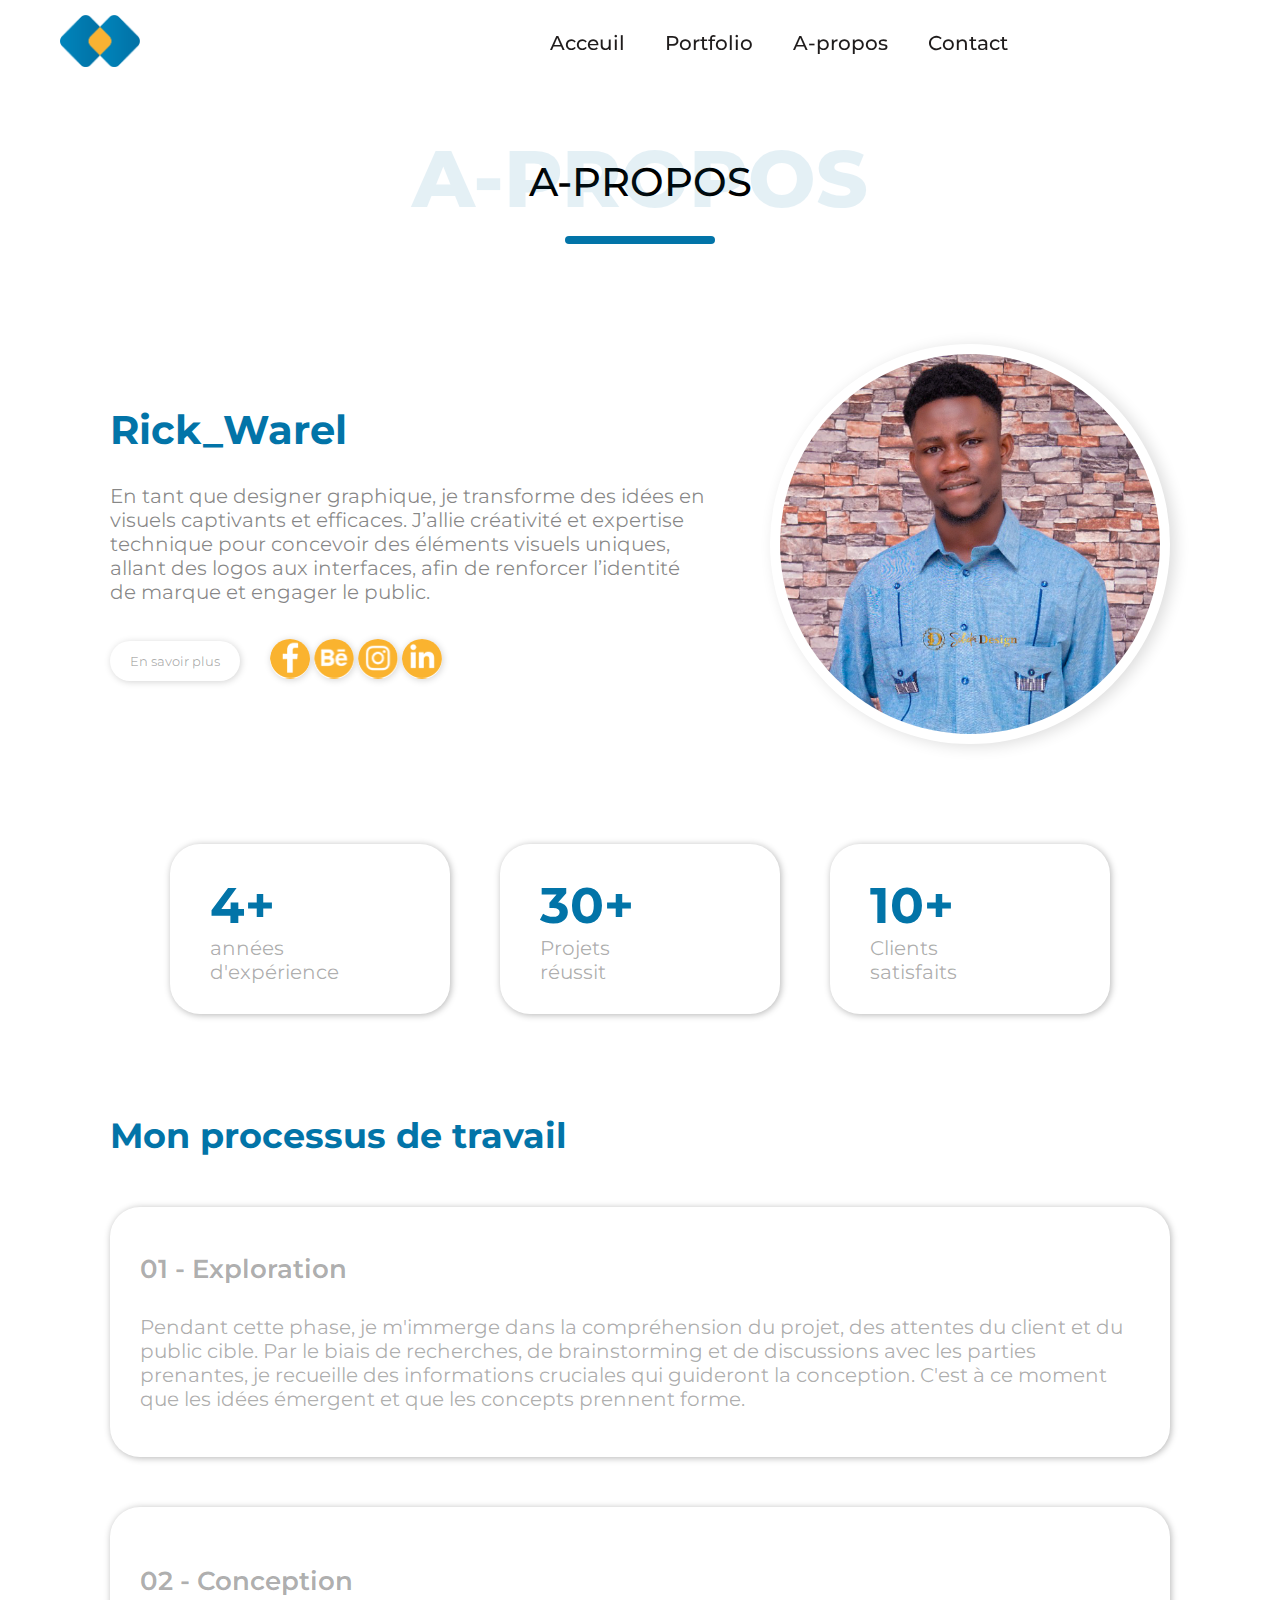
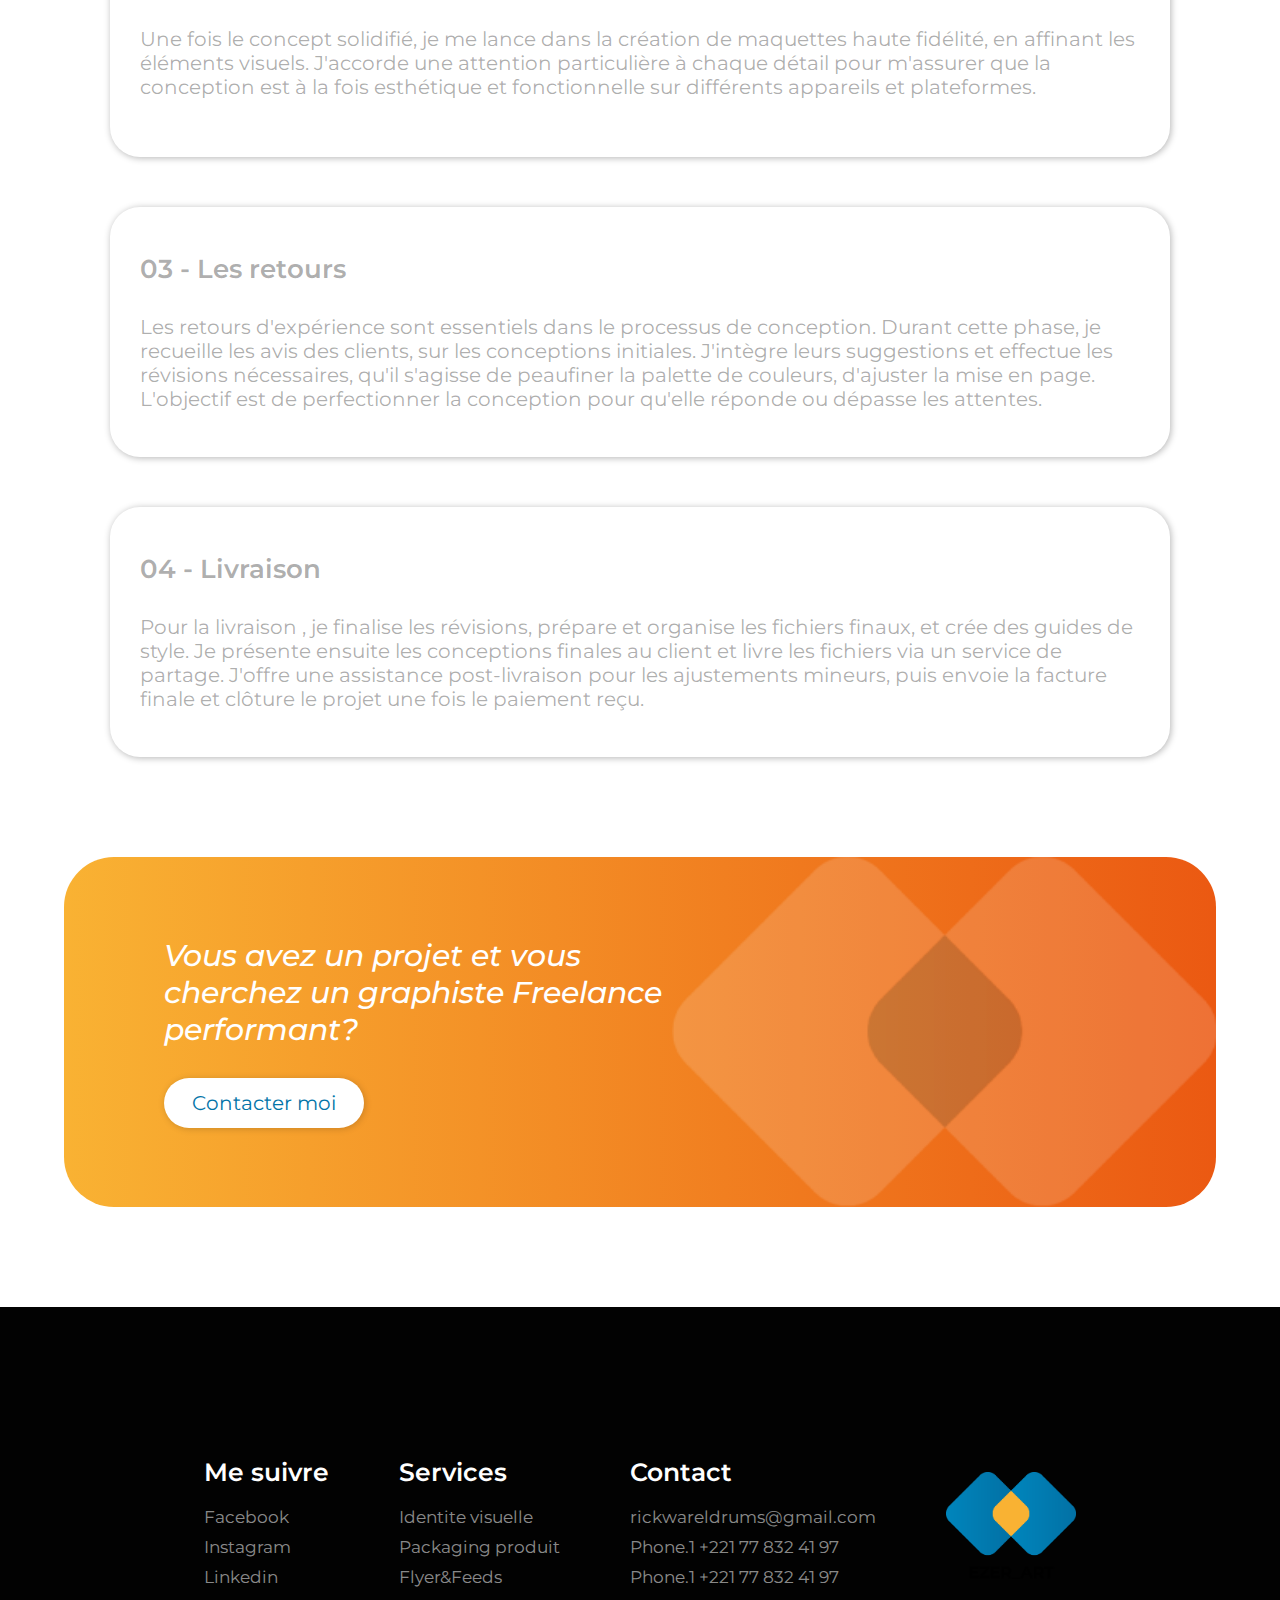
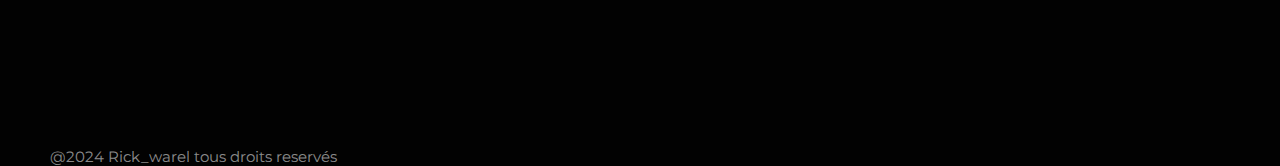
<file: page_html/apropo.html>
<!DOCTYPE html>
<html lang="en">
<head>
    <meta charset="UTF-8">
    <meta name="viewport" content="width=device-width, initial-scale=1.0">
    <link rel="shortcut icon" type="x-icon" href="/images/logo_avec_carré.png">
    <title>Rick_warel</title>
    <link rel="stylesheet" href="https://cdnjs.cloudflare.com/ajax/libs/font-awesome/6.6.0/css/all.min.css" integrity="sha512-Kc323vGBEqzTmouAECnVceyQqyqdsSiqLQISBL29aUW4U/M7pSPA/gEUZQqv1cwx4OnYxTxve5UMg5GT6L4JJg==" crossorigin="anonymous" referrerpolicy="no-referrer" />
    <link rel="stylesheet" href="/pages_css/apropo.css">
    <link rel="preconnect" href="https://fonts.googleapis.com">
    <link rel="preconnect" href="https://fonts.gstatic.com" crossorigin>
    <link href="https://fonts.googleapis.com/css2?family=Montserrat:ital,wght@0,100..900;1,100..900&display=swap" rel="stylesheet">
    <link rel="preconnect" href="https://fonts.googleapis.com">
    <link rel="preconnect" href="https://fonts.gstatic.com" crossorigin>
    <link href="https://fonts.googleapis.com/css2?family=Bangers&family=Montserrat:ital,wght@0,100..900;1,100..900&display=swap" rel="stylesheet">
    <link href="https://fonts.googleapis.com/css2?family=Monoton&display=swap" rel="stylesheet">

</head>
<body>
    
    <header>
        <div class="header-cont_nav">
            <a href="/index.html" class="header-cont_nav-logo"><img class="image_logo" src="/images/Fichier 5.png" alt=""></a>

            <div class="header-cont_nav-cont_button">
                <a href="/index.html">
                    <div class="nav_cont_button_icon">
                        <p><i class="fa-solid fa-house fa-lg" style="color: #000000;"></i></p>
                        <p class="nav-button">Acceuil</p>
                    </div>
                </a>

                <a href="/page_html/portfolio.html">
                    <div class="nav_cont_button_icon">
                        <p><i class="fa-solid fa-paintbrush fa-lg" style="color: #000000;"></i></p>
                        <p class="nav-button">Portfolio</p>
                    </div>
                </a>

                <a href="/page_html/apropo.html">
                    <div class="nav_cont_button_icon">
                        <p><i class="fa-solid fa-user fa-lg" style="color: #000000;"></i></p>
                        <p class="nav-button">A-propos</p>
                    </div>
                </a>

                <a href="/page_html/contact.html">
                    <div class="nav_cont_button_icon">
                        <p><i class="fa-solid fa-phone fa-lg" style="color: #000000;"></i></p>
                        <p class="nav-button">Contact</p>
                    </div>
                </a>
                
                
            </div>
            <img class="menu_burger" src="/images/menu_burger.png" alt="">
        </div>
    </header>


    <div class="conteneur_titre">
        <p class="titre_flou">A-PROPOS</p>
        <div class="cont_titre_soulignement">
            <p class="titre_superpose">A-PROPOS</p>
            <div class="souligement"></div>
        </div>
    </div>

    <div class="cont_apropos">

        <div class="info_apropo">
            <p class="mon_nom">Rick_Warel</p>

            <div class="grande_photo" id="photo_inverse">
                <img src="/images/photo-de-moi.jpg" alt="" class="ma_photo_inverse">
            </div>

            <p class="ma_description">En tant que designer graphique, je transforme 
                des idées en visuels captivants et efficaces. J’allie 
                créativité et expertise technique pour concevoir 
                des éléments visuels uniques, allant des logos aux 
                interfaces, afin de renforcer l’identité de marque et 
                engager le public.
            </p>

            <div class="cont_bouton_et_rs">
                <button class="en_savoir_plus">En savoir plus</button>
                <div class="reseau_rs">
                    <a href="" class="lien_reseau"><img src="/images/Facebook-jaune.png" alt="" class="image_reseau"></a>
                    <a href="" class="lien_reseau"><img src="/images/Behance-jaune.png" alt="" class="image_reseau"></a>
                    <a href="" class="lien_reseau"><img src="/images/Instagram-jaune.png" alt="" class="image_reseau"></a>
                    <a href="" class="lien_reseau"><img src="/images/Linkedin-jaune.png" alt="" class="image_reseau"></a>
                </div>
            </div>
        </div>

        <div class="grande_photo">
            <img src="/images/photo-de-moi.jpg" alt="" class="ma_photo">
        </div>
    </div>

    <div class="cont_stat">
        <div class="cont_chaque_stat">
            <p class="stat">4+</p>
            <p class="libelet_stat">années <br> d'expérience</p>
        </div>

        <div class="cont_chaque_stat">
            <p class="stat">30+</p>
            <p class="libelet_stat">Projets <br> réussit</p>
        </div>

        <div class="cont_chaque_stat">
            <p class="stat">10+</p>
            <p class="libelet_stat">Clients <br> satisfaits</p>
        </div>
    </div>

    <div class="cont_processus_travail">
        <h2 class="titre_processus">Mon processus de travail</h2>
        <div class="cont_etape">
            <p class="titre_etape">01 - Exploration</p>
            <p class="detail-etape">Pendant cette phase, je m'immerge dans la compréhension du 
                projet, des attentes du client et du public cible.  Par le biais de 
                recherches, de brainstorming et de discussions avec les parties 
                prenantes,  je recueille des informations cruciales qui guideront la 
                conception. C'est à ce moment que les idées émergent et que les 
                concepts prennent forme.</p>
        </div>

        <div class="cont_etape">
            <p class="titre_etape">02 - Conception</p>
            <p class="detail-etape">Une fois le concept solidifié, je me lance dans la création de 
                maquettes haute fidélité, en affinant les éléments visuels. 
                J'accorde une attention particulière à chaque détail pour m'assurer 
                que la conception est à la fois esthétique et fonctionnelle sur 
                différents appareils et plateformes.</p>
        </div>

        <div class="cont_etape">
            <p class="titre_etape">03 - Les retours</p>
            <p class="detail-etape">Les retours d'expérience sont essentiels dans le processus de 
                conception. Durant cette phase, je recueille les avis des clients, 
                sur les conceptions initiales. J'intègre leurs suggestions et effectue 
                les révisions nécessaires, qu'il s'agisse de peaufiner la palette de 
                couleurs, d'ajuster la mise en page. L'objectif est de perfectionner 
                la conception pour qu'elle réponde ou dépasse les attentes.
                </p>
        </div>

        <div class="cont_etape">
            <p class="titre_etape">04 - Livraison</p>
            <p class="detail-etape">Pour la livraison , je finalise les révisions, prépare et organise les 
                fichiers finaux, et crée des guides de style. Je présente ensuite les 
                conceptions finales au client et livre les fichiers via un service de 
                partage. J'offre une assistance post-livraison pour les ajustements 
                mineurs, puis envoie la facture finale et clôture le projet une fois le 
                paiement reçu.
                </p>
        </div>
    </div>

    
    <div class="appelle_action">
        <div class="fond_logo">
            <p class="texte_appelle">Vous avez un projet et vous <br>
                cherchez un graphiste Freelance <br>
                performant?
            </p>

            <button id="bouton_appelle" class="en_savoir_plus">Contacter moi</button>
        </div>
        
    </div>


    <footer>
        <div class="conteneur_footer">

            <div class="les_liens">
                <p class="titre_prestation">Me suivre</p>
                <p class="les_servives_footer"><a href="" class="services_footer">Facebook</a></p>
                <p class="les_servives_footer"><a href="" class="services_footer">Instagram</a></p>
                <p class="les_servives_footer"><a href="" class="services_footer">Linkedin</a></p>
                
            </div>

            <div class="les_liens">
                <p class="titre_prestation">Services</p>
                <p class="les_servives_footer"><a href="" class="services_footer">Identite visuelle</a></p>
                <p class="les_servives_footer"><a href="" class="services_footer">Packaging produit</a></p>
                <p class="les_servives_footer"><a href="" class="services_footer">Flyer&Feeds</a></p>
                
            </div>


            <div class="les_liens">
                <p class="titre_prestation">Contact</p>
                <p class="les_servives_footer"><a href="rickwareldrums@gmail.com" class="services_footer">rickwareldrums@gmail.com</a></p>
                <p class="les_servives_footer"><a href="" class="services_footer">Phone.1 +221 77 832 41 97</a></p>
                <p class="les_servives_footer"><a href="" class="services_footer">Phone.1 +221 77 832 41 97</a></p>               
            </div>

            <img class="logo_footer" src="/images/logo_avec_carré.png" alt="">
        </div>

        <div class="copyright">
            <p class="texte_copyrith">@2024 Rick_warel tous droits reservés</p>
        </div>
    </footer>



















</body>

<script>
    document.addEventListener('scroll', () =>{
        const header = document.querySelector('header-cont_nav');
    })
</script>

<script src="/javascript/anim.js"></script>

<script>
    const menuHamburger = document.querySelector(".menu_burger")
    const navLinks = document.querySelector(".header-cont_nav-cont_button")

    menuHamburger.addEventListener('click',()=>{
    navLinks.classList.toggle('mobile-menu')
    })
</script>
</html>
</file>
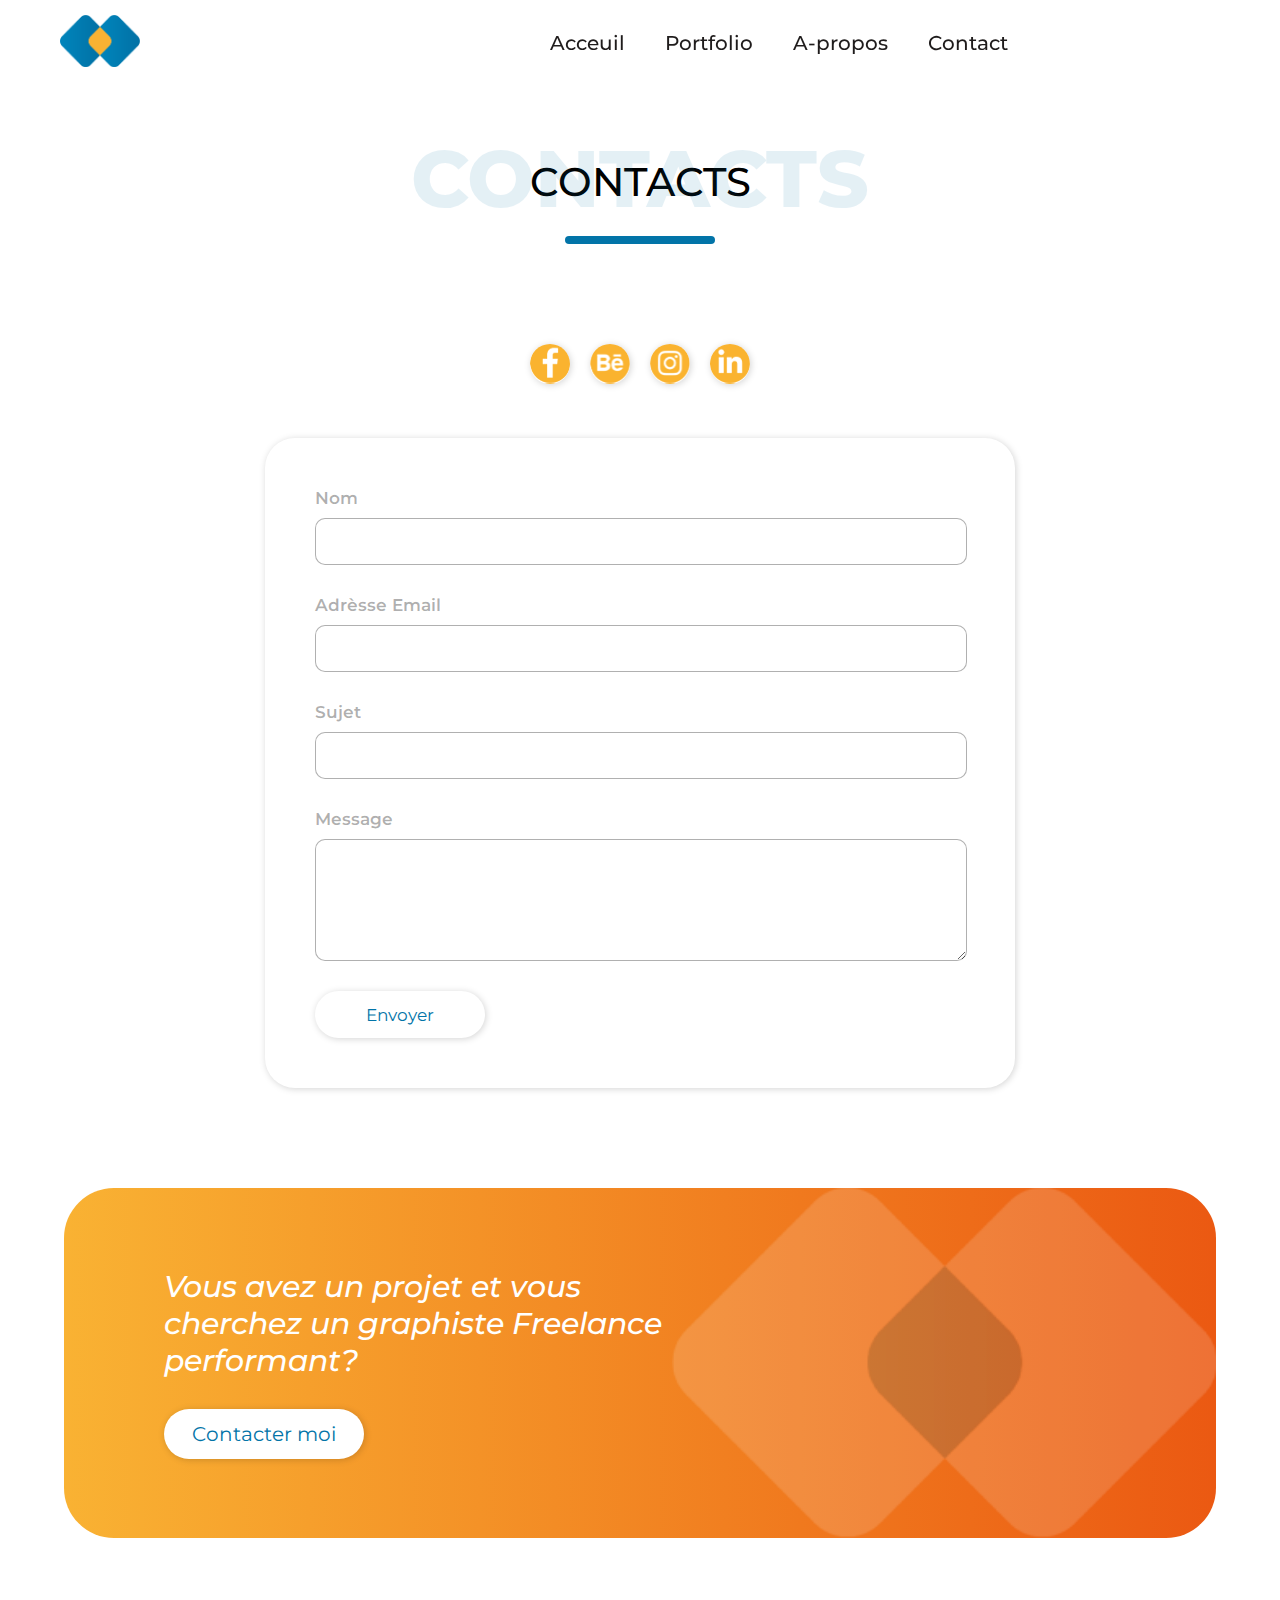
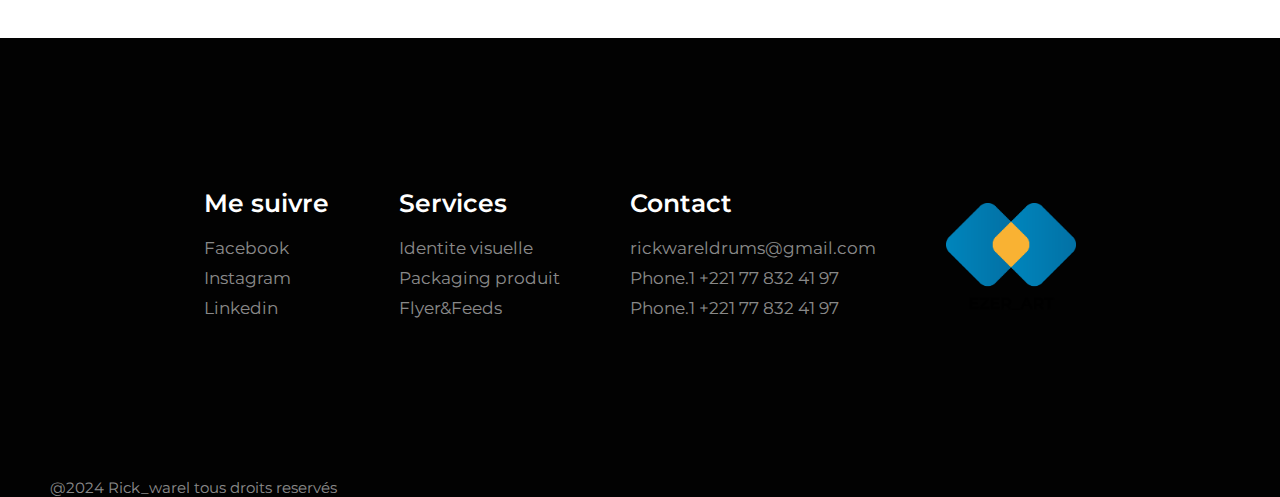
<file: page_html/contact.html>
<!DOCTYPE html>
<html lang="en">
<head>
    <meta charset="UTF-8">
    <meta name="viewport" content="width=device-width, initial-scale=1.0">
    <link rel="shortcut icon" type="x-icon" href="/images/logo_avec_carré.png">
    <title>Rick_warel</title>
    <link rel="stylesheet" href="https://cdnjs.cloudflare.com/ajax/libs/font-awesome/6.6.0/css/all.min.css" integrity="sha512-Kc323vGBEqzTmouAECnVceyQqyqdsSiqLQISBL29aUW4U/M7pSPA/gEUZQqv1cwx4OnYxTxve5UMg5GT6L4JJg==" crossorigin="anonymous" referrerpolicy="no-referrer" />
    <link rel="stylesheet" href="/pages_css/contact.css">
    <link rel="preconnect" href="https://fonts.googleapis.com">
    <link rel="preconnect" href="https://fonts.gstatic.com" crossorigin>
    <link href="https://fonts.googleapis.com/css2?family=Montserrat:ital,wght@0,100..900;1,100..900&display=swap" rel="stylesheet">
    <link rel="preconnect" href="https://fonts.googleapis.com">
    <link rel="preconnect" href="https://fonts.gstatic.com" crossorigin>
    <link href="https://fonts.googleapis.com/css2?family=Bangers&family=Montserrat:ital,wght@0,100..900;1,100..900&display=swap" rel="stylesheet">
    <link href="https://fonts.googleapis.com/css2?family=Monoton&display=swap" rel="stylesheet">

</head>
<body>
    
    <header>
        <div class="header-cont_nav">
            <a href="/index.html" class="header-cont_nav-logo"><img class="image_logo" src="/images/Fichier 5.png" alt=""></a>

            <div class="header-cont_nav-cont_button">
                <a href="/index.html">
                    <div class="nav_cont_button_icon">
                        <p><i class="fa-solid fa-house fa-lg" style="color: #000000;"></i></p>
                        <p class="nav-button">Acceuil</p>
                    </div>
                </a>

                <a href="/page_html/portfolio.html">
                    <div class="nav_cont_button_icon">
                        <p><i class="fa-solid fa-paintbrush fa-lg" style="color: #000000;"></i></p>
                        <p class="nav-button">Portfolio</p>
                    </div>
                </a>

                <a href="/page_html/apropo.html">
                    <div class="nav_cont_button_icon">
                        <p><i class="fa-solid fa-user fa-lg" style="color: #000000;"></i></p>
                        <p class="nav-button">A-propos</p>
                    </div>
                </a>

                <a href="/page_html/contact.html">
                    <div class="nav_cont_button_icon">
                        <p><i class="fa-solid fa-phone fa-lg" style="color: #000000;"></i></p>
                        <p class="nav-button">Contact</p>
                    </div>
                </a>
                
                
            </div>
            <img class="menu_burger" src="/images/menu_burger.png" alt="">
        </div>
    </header>

    <div class="conteneur_titre">
        <p class="titre_flou">CONTACTS</p>
        <div class="cont_titre_soulignement">
            <p class="titre_superpose">CONTACTS</p>
            <div class="souligement"></div>
        </div>
    </div>


    <div class="reseau_rs">
        <a href="" class="lien_reseau"><img src="/images/Facebook-jaune.png" alt="" class="image_reseau"></a>
        <a href="" class="lien_reseau"><img src="/images/Behance-jaune.png" alt="" class="image_reseau"></a>
        <a href="" class="lien_reseau"><img src="/images/Instagram-jaune.png" alt="" class="image_reseau"></a>
        <a href="" class="lien_reseau"><img src="/images/Linkedin-jaune.png" alt="" class="image_reseau"></a>
    </div>


    <form action="">
        <div class="nom_champ">
            <p class="libelet_champ">Nom</p>
            <input type="text">
        </div>

        <div class="nom_champ">
            <p class="libelet_champ">Adrèsse Email</p>
            <input type="text">
        </div>

        <div class="nom_champ">
            <p class="libelet_champ">Sujet</p>
            <input type="text">
        </div>

        <div class="nom_champ">
            <p class="libelet_champ">Message</p>
            <textarea name="" id="" cols="30" rows="10"></textarea>
        </div>

        <button id="bouton_form" class="en_savoir_plus">Envoyer</button>
    </form>

    
    <div class="appelle_action">
        <div class="fond_logo">
            <p class="texte_appelle">Vous avez un projet et vous <br>
                cherchez un graphiste Freelance <br>
                performant?
            </p>

            <button id="bouton_appelle" class="en_savoir_plus">Contacter moi</button>
        </div>
        
    </div>


    <footer>
        <div class="conteneur_footer">

            <div class="les_liens">
                <p class="titre_prestation">Me suivre</p>
                <p class="les_servives_footer"><a href="" class="services_footer">Facebook</a></p>
                <p class="les_servives_footer"><a href="" class="services_footer">Instagram</a></p>
                <p class="les_servives_footer"><a href="" class="services_footer">Linkedin</a></p>
                
            </div>

            <div class="les_liens">
                <p class="titre_prestation">Services</p>
                <p class="les_servives_footer"><a href="" class="services_footer">Identite visuelle</a></p>
                <p class="les_servives_footer"><a href="" class="services_footer">Packaging produit</a></p>
                <p class="les_servives_footer"><a href="" class="services_footer">Flyer&Feeds</a></p>
                
            </div>


            <div class="les_liens">
                <p class="titre_prestation">Contact</p>
                <p class="les_servives_footer"><a href="rickwareldrums@gmail.com" class="services_footer">rickwareldrums@gmail.com</a></p>
                <p class="les_servives_footer"><a href="" class="services_footer">Phone.1 +221 77 832 41 97</a></p>
                <p class="les_servives_footer"><a href="" class="services_footer">Phone.1 +221 77 832 41 97</a></p>               
            </div>

            <img class="logo_footer" src="/images/logo_avec_carré.png" alt="">
        </div>

        <div class="copyright">
            <p class="texte_copyrith">@2024 Rick_warel tous droits reservés</p>
        </div>
    </footer>


</body>

<script>
    document.addEventListener('scroll', () =>{
        const header = document.querySelector('header-cont_nav');
    })
</script>

<script src="/javascript/anim.js"></script>

<script>
    const menuHamburger = document.querySelector(".menu_burger")
    const navLinks = document.querySelector(".header-cont_nav-cont_button")

    menuHamburger.addEventListener('click',()=>{
    navLinks.classList.toggle('mobile-menu')
    })
</script>
</html>
</file>
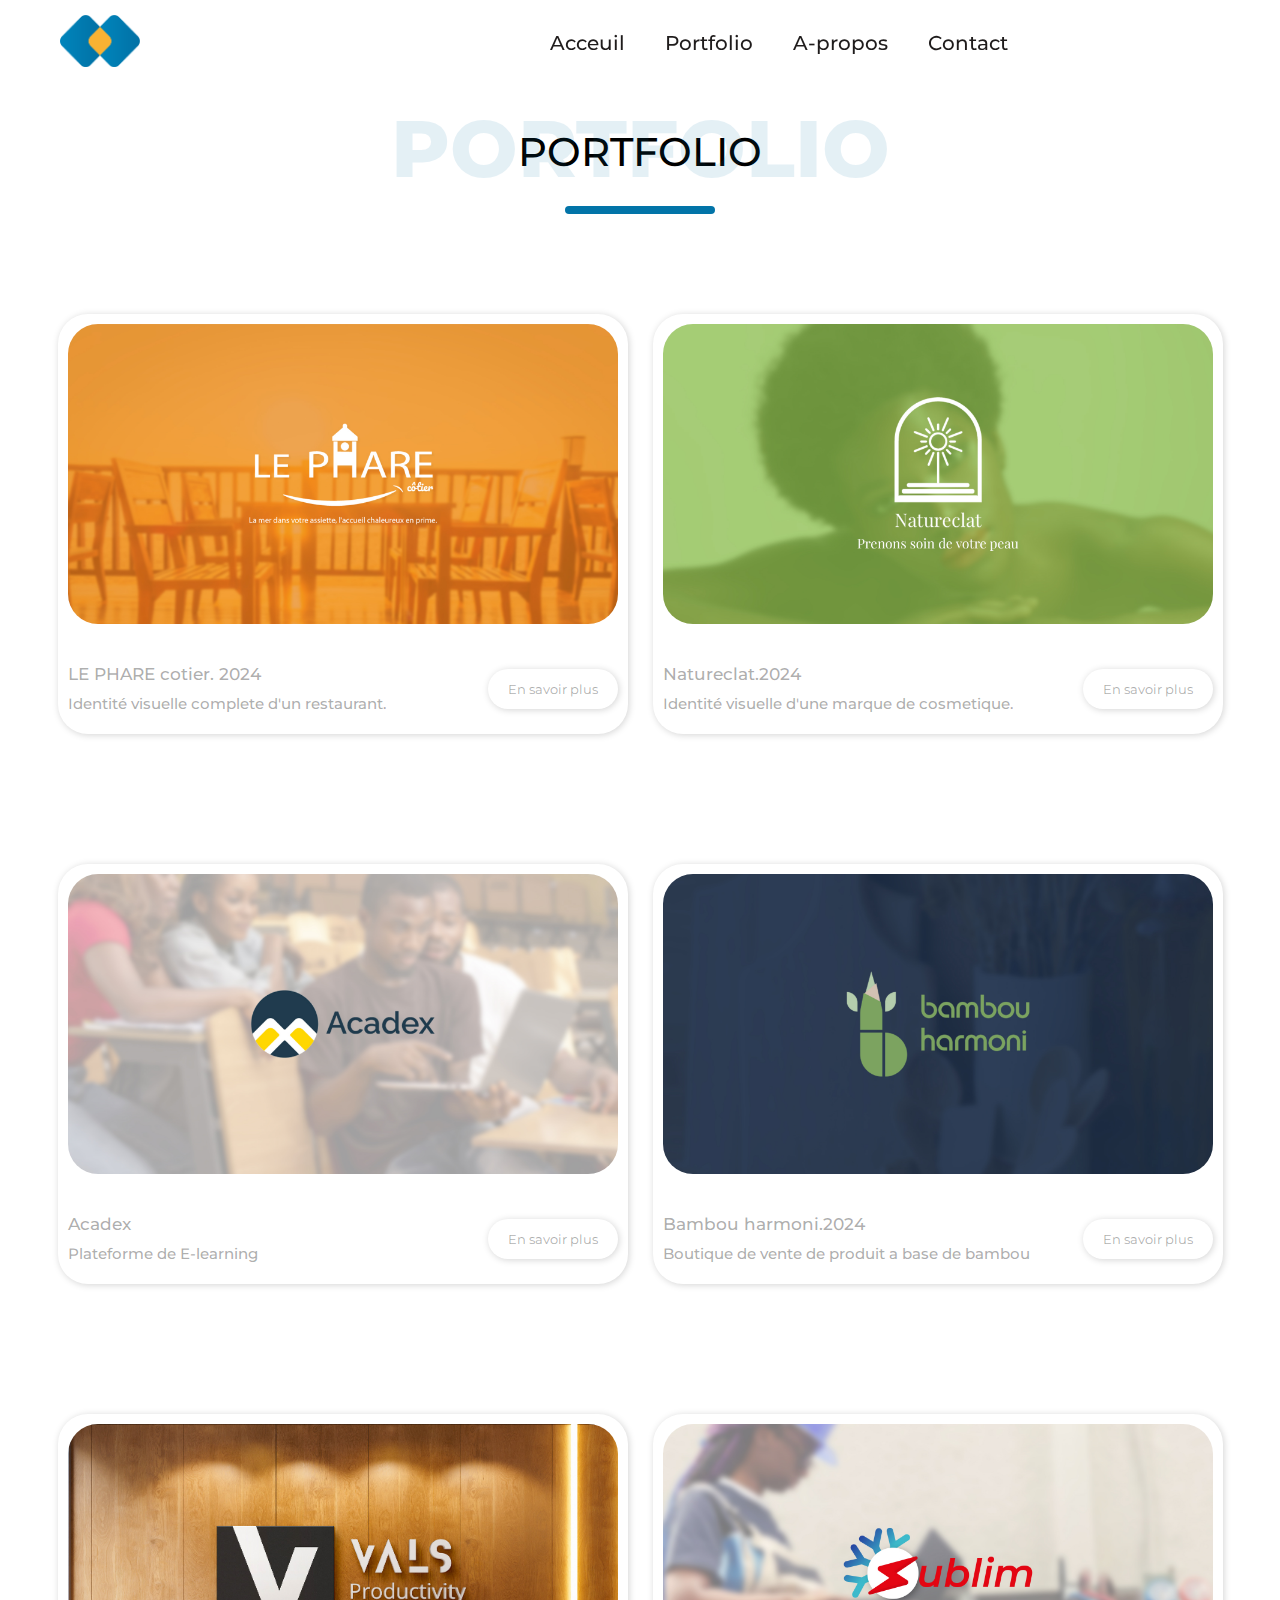
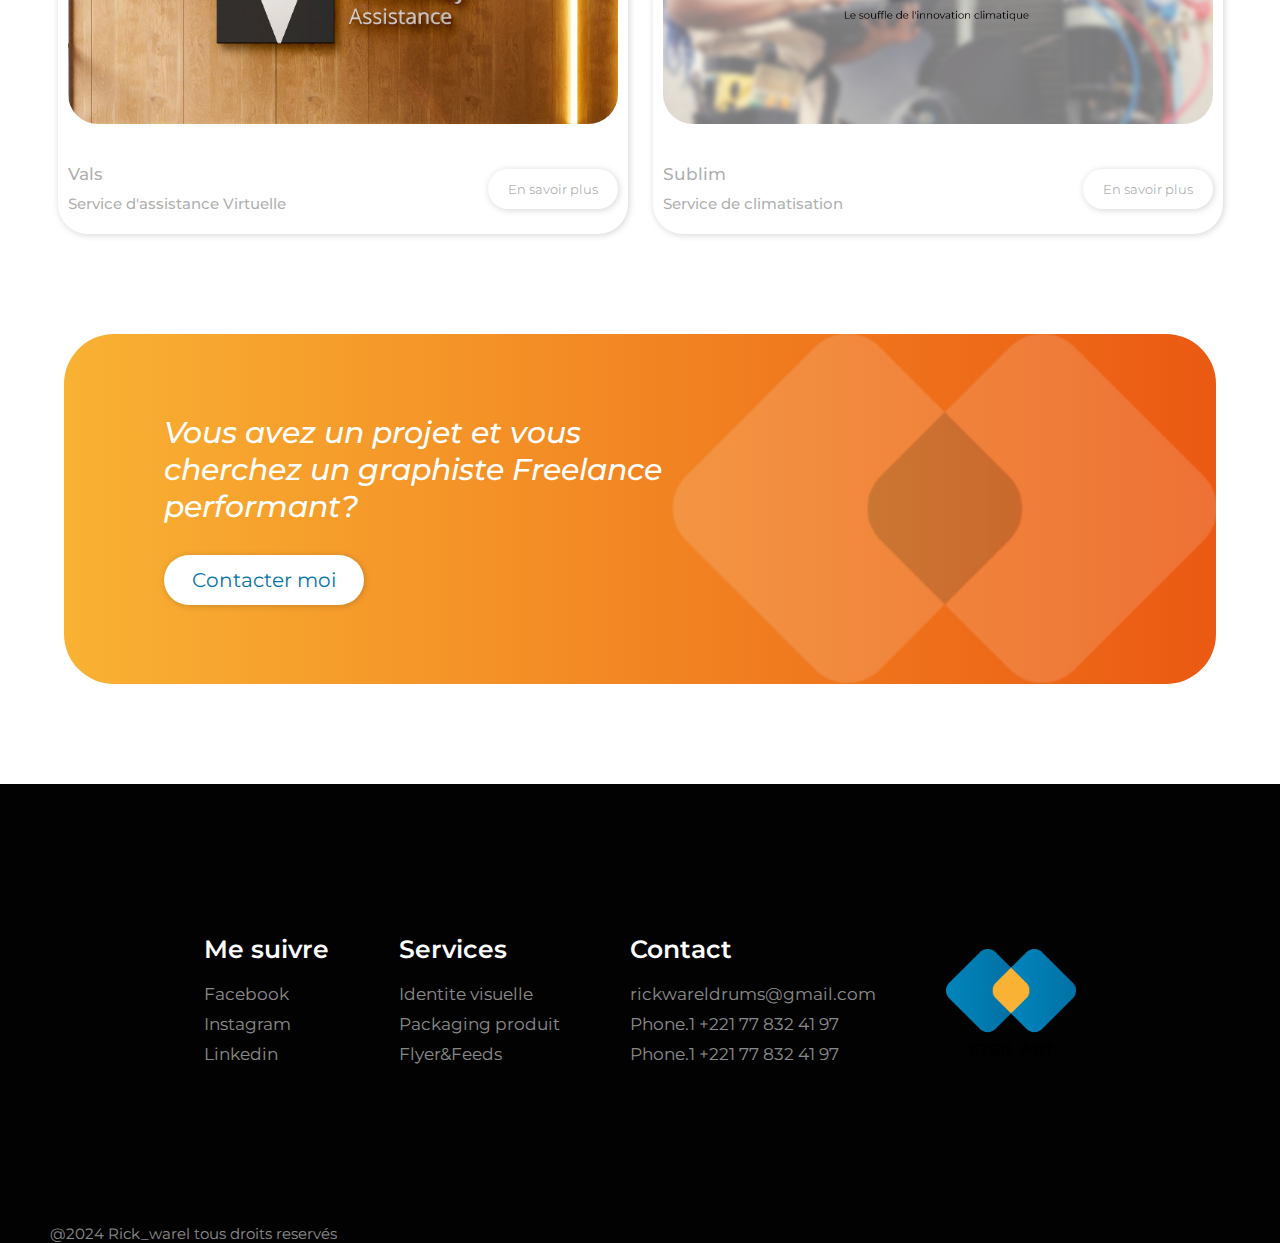
<file: page_html/portfolio.html>
<!DOCTYPE html>
<html lang="en">
<head>
    <meta charset="UTF-8">
    <meta name="viewport" content="width=device-width, initial-scale=1.0">
    <link rel="shortcut icon" type="x-icon" href="/images/logo_avec_carré.png">
    <title>Rick_warel</title>
    <link rel="stylesheet" href="https://cdnjs.cloudflare.com/ajax/libs/font-awesome/6.6.0/css/all.min.css" integrity="sha512-Kc323vGBEqzTmouAECnVceyQqyqdsSiqLQISBL29aUW4U/M7pSPA/gEUZQqv1cwx4OnYxTxve5UMg5GT6L4JJg==" crossorigin="anonymous" referrerpolicy="no-referrer" />
    <link rel="stylesheet" href="/pages_css/portfolio.css">
    <link rel="preconnect" href="https://fonts.googleapis.com">
    <link rel="preconnect" href="https://fonts.gstatic.com" crossorigin>
    <link href="https://fonts.googleapis.com/css2?family=Montserrat:ital,wght@0,100..900;1,100..900&display=swap" rel="stylesheet">
    <link rel="preconnect" href="https://fonts.googleapis.com">
    <link rel="preconnect" href="https://fonts.gstatic.com" crossorigin>
    <link href="https://fonts.googleapis.com/css2?family=Bangers&family=Montserrat:ital,wght@0,100..900;1,100..900&display=swap" rel="stylesheet">
    <link href="https://fonts.googleapis.com/css2?family=Monoton&display=swap" rel="stylesheet">

</head>
<body>
    
    <header>
        <div class="header-cont_nav">
            <a href="/index.html" class="header-cont_nav-logo"><img class="image_logo" src="/images/Fichier 5.png" alt=""></a>

            <div class="header-cont_nav-cont_button">
                <a href="/index.html">
                    <div class="nav_cont_button_icon">
                        <p><i class="fa-solid fa-house fa-lg" style="color: #000000;"></i></p>
                        <p class="nav-button">Acceuil</p>
                    </div>
                </a>

                <a href="/page_html/portfolio.html">
                    <div class="nav_cont_button_icon">
                        <p><i class="fa-solid fa-paintbrush fa-lg" style="color: #000000;"></i></p>
                        <p class="nav-button">Portfolio</p>
                    </div>
                </a>

                <a href="/page_html/apropo.html">
                    <div class="nav_cont_button_icon">
                        <p><i class="fa-solid fa-user fa-lg" style="color: #000000;"></i></p>
                        <p class="nav-button">A-propos</p>
                    </div>
                </a>

                <a href="/page_html/contact.html">
                    <div class="nav_cont_button_icon">
                        <p><i class="fa-solid fa-phone fa-lg" style="color: #000000;"></i></p>
                        <p class="nav-button">Contact</p>
                    </div>
                </a>
                
                
            </div>
            <img class="menu_burger" src="/images/menu_burger.png" alt="">
        </div>
    </header>


    

    <div class class="section_portfolio">

        <div class="conteneur_titre">
            <p class="titre_flou">PORTFOLIO</p>
            <div class="cont_titre_soulignement">
                <p class="titre_superpose">PORTFOLIO</p>
                <div class="souligement"></div>
            </div>
        </div>

        <div class="cont_element_folio">
            <div class="folio_1_2">
                <a href="/page_html/pages portfolio/lephare.html">
                    <div class="folio">
                        <div class="image_folio">
                            <img src="/images/image de presentation du phare cotier.jpg" alt="" class="banniere_folio">
                        </div>
                        <div class="detail_bouton_folio">
                            <div class="detail_folio">
                                <p class="nom_folio">LE PHARE <br class="sep_lephare"> cotier. 2024</p>
                                <p class="libelet_folio">Identité visuelle complete
                                    d'un restaurant.
                                </p>
                            </div>
                            <button class="en_savoir_plus">En savoir plus</button>
                        </div>
                    </div>
                </a>
                
                
                <a href="/page_html/pages portfolio/natureclat.html">
                    <div class="folio">
                        <div id="image_pholio2" class="image_folio">
                            <img src="/images/presentation de la marque.jpg" alt="" class="banniere_folio">
                        </div>
                        <div class="detail_bouton_folio">
                            <div class="detail_folio">
                                <p class="nom_folio">Natureclat.2024</p>
                                <p class="libelet_folio">Identité visuelle
                                    d'une marque de cosmetique.
                                </p>
                            </div>
                            <button class="en_savoir_plus">En savoir plus</button>
                        </div>
                    </div>
                </a>

            </div>
            
        </div>


        
        <div class="cont_element_folio" id="cont_suivant">
            <div class="folio_1_2">
                <a href="/page_html/pages portfolio/acadex.html">
                    <div class="folio">
                        <div class="image_folio">
                            <img src="/images/acadex presentation.jpg" alt="" class="banniere_folio">
                        </div>
                        <div class="detail_bouton_folio">
                            <div class="detail_folio">
                                <p class="nom_folio">Acadex <br class="sep_lephare"></p>
                                <p class="libelet_folio">Plateforme de E-learning
                                </p>
                            </div>
                            <button class="en_savoir_plus">En savoir plus</button>
                        </div>
                    </div>
                </a>
                
                
                <a href="/page_html/pages portfolio/bambou.html">
                    <div class="folio">
                        <div id="image_pholio2" class="image_folio">
                            <img src="/images/bambou.jpg" alt="" class="banniere_folio">
                        </div>
                        <div class="detail_bouton_folio">
                            <div class="detail_folio">
                                <p class="nom_folio">Bambou harmoni.2024</p>
                                <p class="libelet_folio">Boutique de vente de produit a base de bambou
                                </p>
                            </div>
                            <button class="en_savoir_plus">En savoir plus</button>
                        </div>
                    </div>
                </a>

            </div>
            
        </div>


    </div>
    <!-- -------------------------------------------------------------------- -->

            
    <div class="cont_element_folio" id="cont_suivant">
        <div class="folio_1_2">
            <a href="/page_html/pages portfolio/vals.html">
                <div class="folio">
                    <div class="image_folio">
                        <img src="/images/vals logo_mural.jpg" alt="" class="banniere_folio">
                    </div>
                    <div class="detail_bouton_folio">
                        <div class="detail_folio">
                            <p class="nom_folio">Vals <br class="sep_lephare"></p>
                            <p class="libelet_folio">Service d'assistance Virtuelle
                            </p>
                        </div>
                        <button class="en_savoir_plus">En savoir plus</button>
                    </div>
                </div>
            </a>
            
            
            <a href="/page_html/pages portfolio/sublim.html">
                <div class="folio">
                    <div id="image_pholio2" class="image_folio">
                        <img src="/images/sublim  presentation.jpg" alt="" class="banniere_folio">
                    </div>
                    <div class="detail_bouton_folio">
                        <div class="detail_folio">
                            <p class="nom_folio">Sublim</p>
                            <p class="libelet_folio">Service de climatisation
                            </p>
                        </div>
                        <button class="en_savoir_plus">En savoir plus</button>
                    </div>
                </div>
            </a>

        </div>
        
    </div>


    <!-- ---------------------------------------------------------------------------- -->



    
    <div class="appelle_action">
        <div class="fond_logo">
            <p class="texte_appelle">Vous avez un projet et vous <br>
                cherchez un graphiste Freelance <br>
                performant?
            </p>

            <button id="bouton_appelle" class="en_savoir_plus">Contacter moi</button>
        </div>
        
    </div>


    <footer>
        <div class="conteneur_footer">

            <div class="les_liens">
                <p class="titre_prestation">Me suivre</p>
                <p class="les_servives_footer"><a href="" class="services_footer">Facebook</a></p>
                <p class="les_servives_footer"><a href="" class="services_footer">Instagram</a></p>
                <p class="les_servives_footer"><a href="" class="services_footer">Linkedin</a></p>
                
            </div>

            <div class="les_liens">
                <p class="titre_prestation">Services</p>
                <p class="les_servives_footer"><a href="" class="services_footer">Identite visuelle</a></p>
                <p class="les_servives_footer"><a href="" class="services_footer">Packaging produit</a></p>
                <p class="les_servives_footer"><a href="" class="services_footer">Flyer&Feeds</a></p>
                
            </div>


            <div class="les_liens">
                <p class="titre_prestation">Contact</p>
                <p class="les_servives_footer"><a href="rickwareldrums@gmail.com" class="services_footer">rickwareldrums@gmail.com</a></p>
                <p class="les_servives_footer"><a href="" class="services_footer">Phone.1 +221 77 832 41 97</a></p>
                <p class="les_servives_footer"><a href="" class="services_footer">Phone.1 +221 77 832 41 97</a></p>               
            </div>

            <img class="logo_footer" src="/images/logo_avec_carré.png" alt="">
        </div>

        <div class="copyright">
            <p class="texte_copyrith">@2024 Rick_warel tous droits reservés</p>
        </div>
    </footer>


</body>

<script>
    document.addEventListener('scroll', () =>{
        const header = document.querySelector('header-cont_nav');
    })
</script>

<script src="/javascript/anim.js"></script>

<script>
    const menuHamburger = document.querySelector(".menu_burger")
    const navLinks = document.querySelector(".header-cont_nav-cont_button")

    menuHamburger.addEventListener('click',()=>{
    navLinks.classList.toggle('mobile-menu')
    })
</script>
</html>
</file>
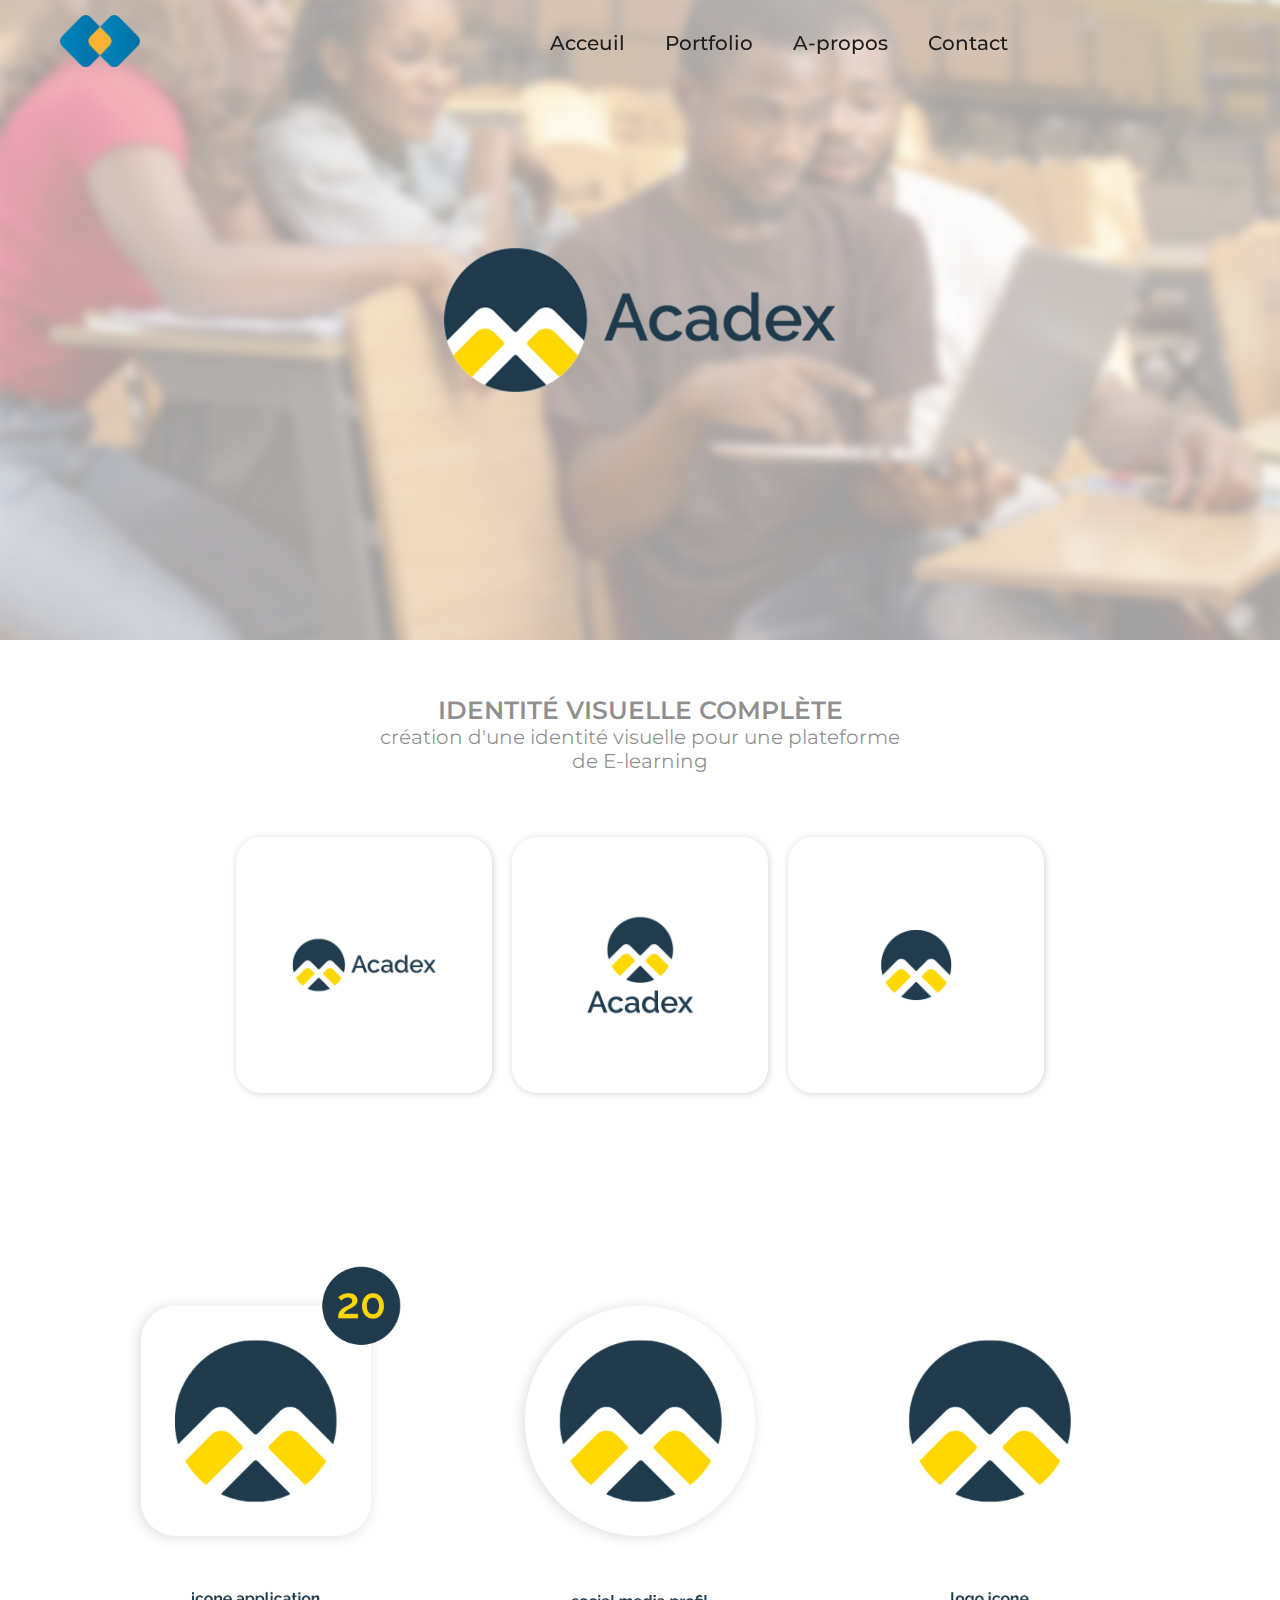
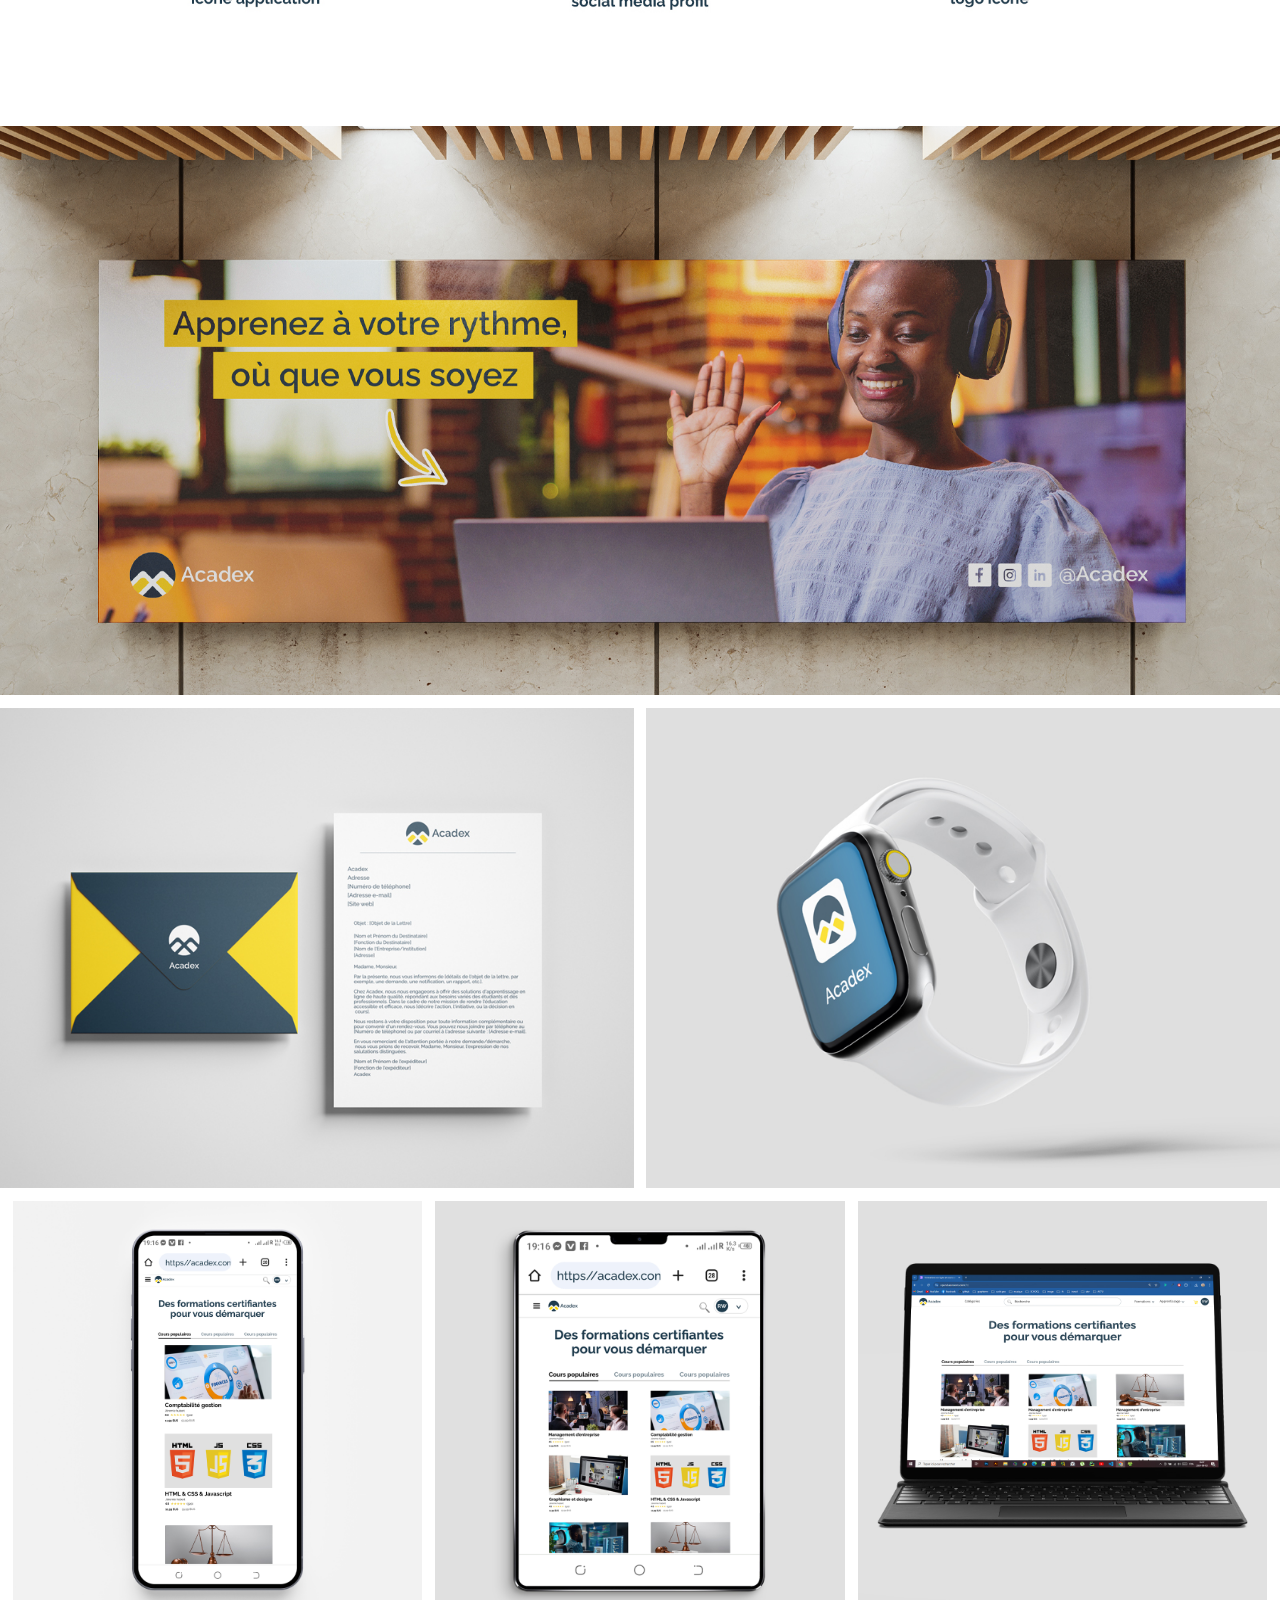
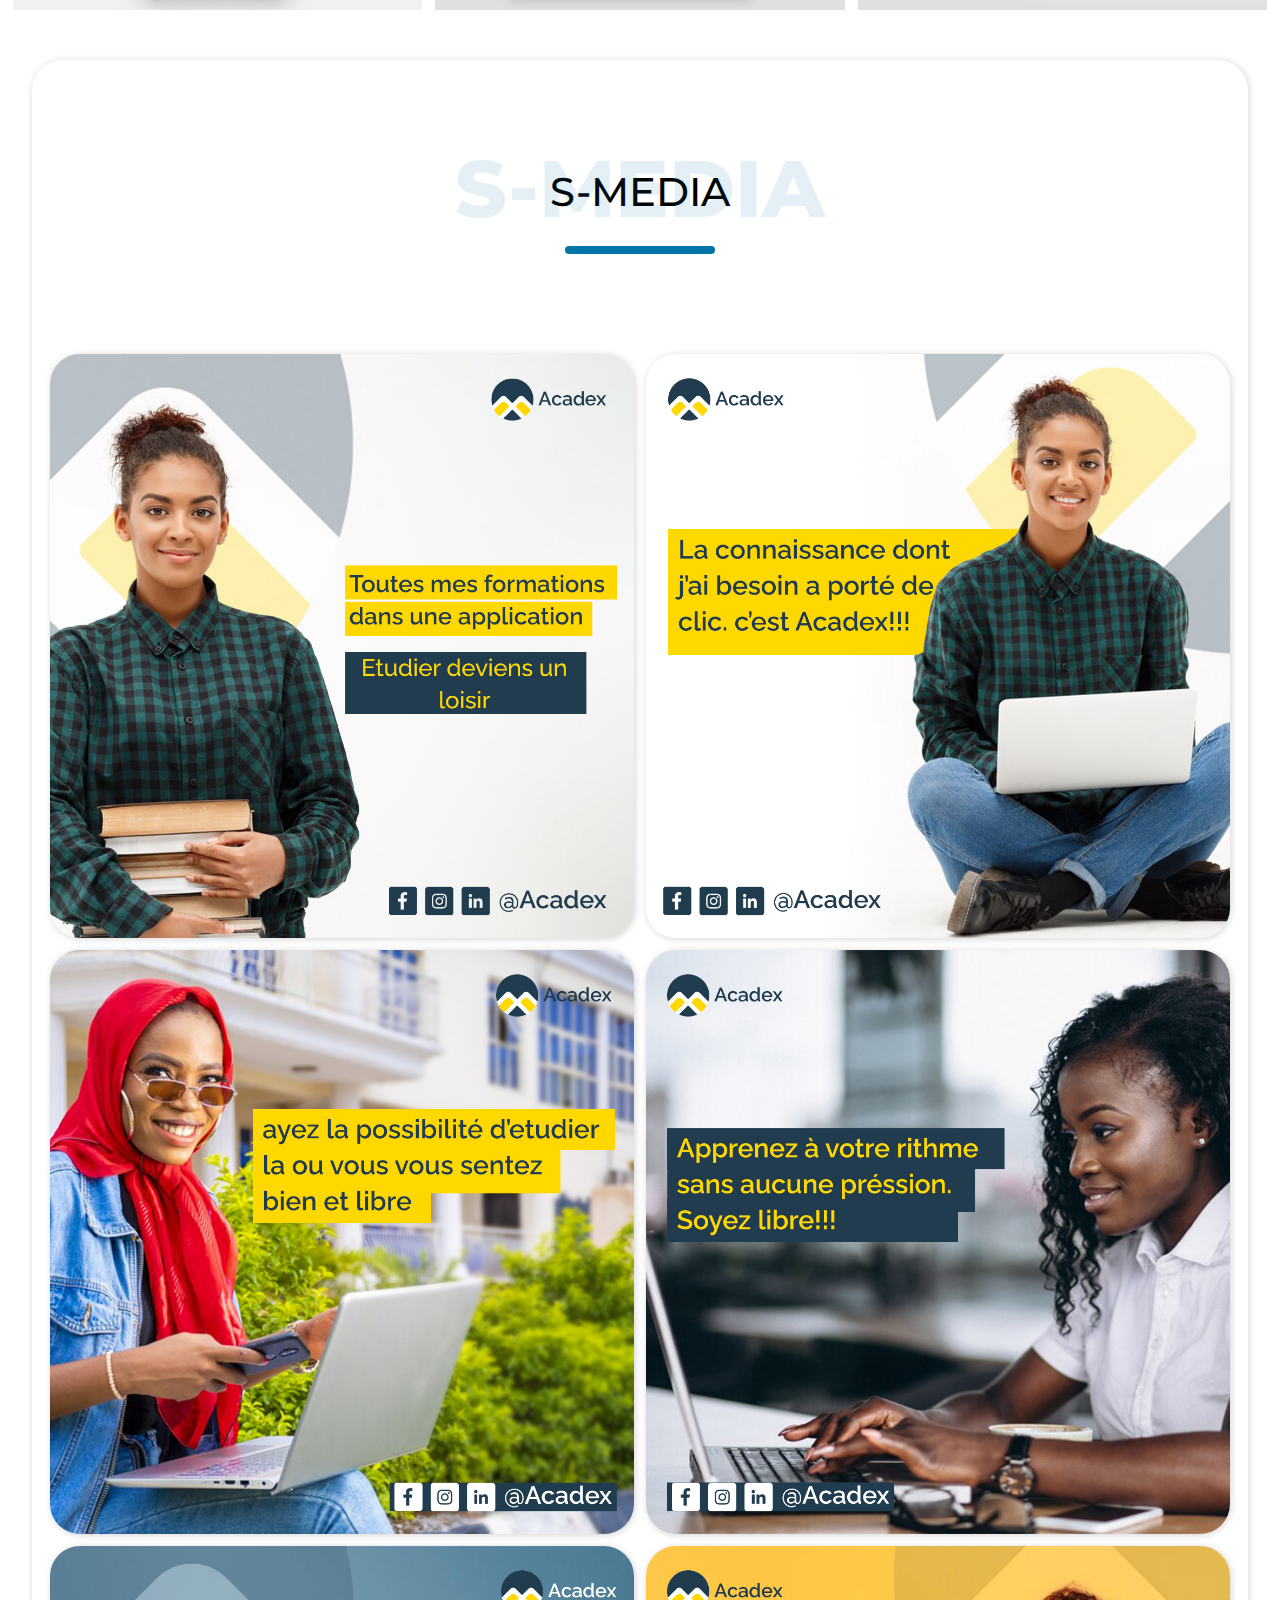
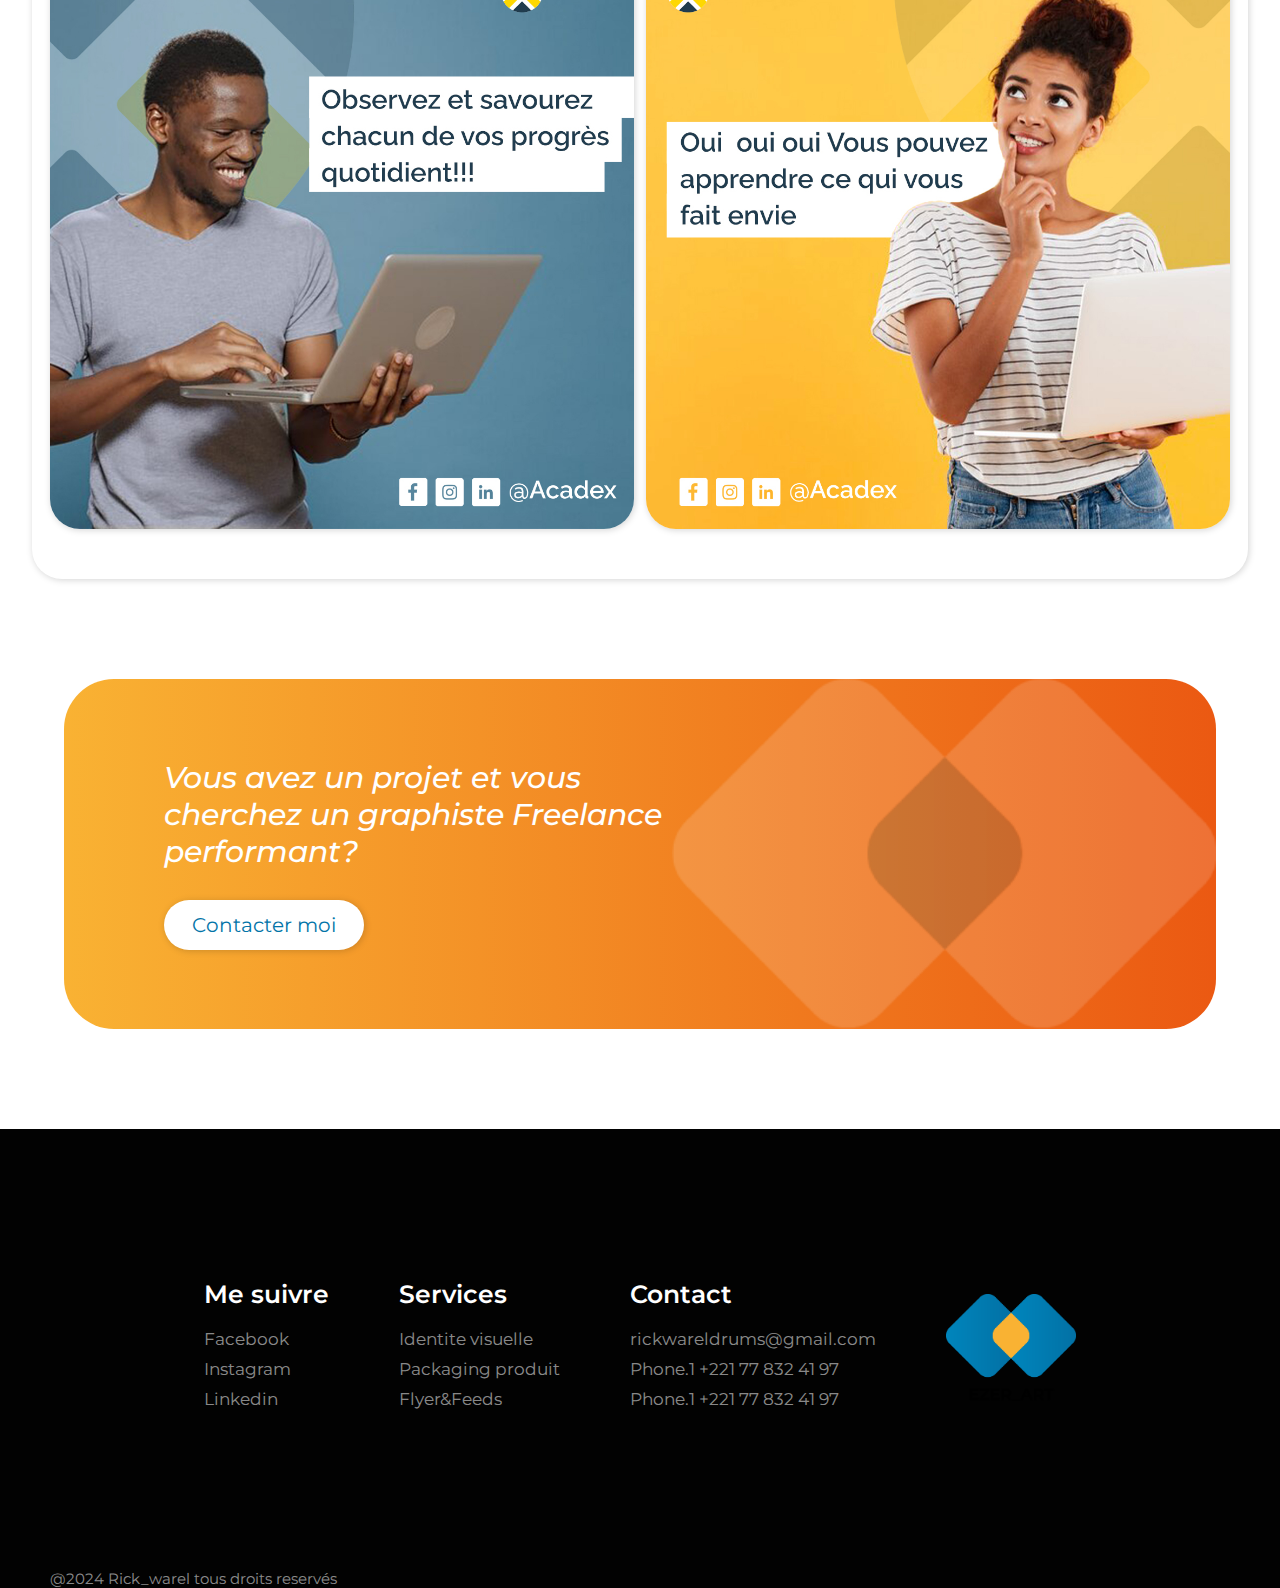
<file: page_html/pages portfolio/acadex.html>
<!DOCTYPE html>
<html lang="en">
<head>
    <meta charset="UTF-8">
    <meta name="viewport" content="width=device-width, initial-scale=1.0">
    <link rel="shortcut icon" type="x-icon" href="/images/logo_avec_carré.png">
    <title>Rick_warel</title>
    <link rel="stylesheet" href="https://cdnjs.cloudflare.com/ajax/libs/font-awesome/6.6.0/css/all.min.css" integrity="sha512-Kc323vGBEqzTmouAECnVceyQqyqdsSiqLQISBL29aUW4U/M7pSPA/gEUZQqv1cwx4OnYxTxve5UMg5GT6L4JJg==" crossorigin="anonymous" referrerpolicy="no-referrer" />
    <link rel="stylesheet" href="/pages_css/pages portfolio/acadex.css">
    <link rel="preconnect" href="https://fonts.googleapis.com">
    <link rel="preconnect" href="https://fonts.gstatic.com" crossorigin>
    <link href="https://fonts.googleapis.com/css2?family=Pacifico&display=swap" rel="stylesheet">
    <link href="https://fonts.googleapis.com/css2?family=Montserrat:ital,wght@0,100..900;1,100..900&display=swap" rel="stylesheet">
    <link href="https://fonts.googleapis.com/css2?family=Bangers&family=Montserrat:ital,wght@0,100..900;1,100..900&display=swap" rel="stylesheet">
    <link href="https://fonts.googleapis.com/css2?family=Monoton&display=swap" rel="stylesheet">

</head>
<body>
    
    <header>
        <div class="header-cont_nav">
            <a href="/index.html" class="header-cont_nav-logo"><img class="image_logo" src="/images/Fichier 5.png" alt=""></a>

            <div class="header-cont_nav-cont_button">
                <a href="/index.html">
                    <div class="nav_cont_button_icon">
                        <p><i class="fa-solid fa-house fa-lg" style="color: #000000;"></i></p>
                        <p class="nav-button">Acceuil</p>
                    </div>
                </a>

                <a href="/page_html/portfolio.html">
                    <div class="nav_cont_button_icon">
                        <p><i class="fa-solid fa-paintbrush fa-lg" style="color: #000000;"></i></p>
                        <p class="nav-button">Portfolio</p>
                    </div>
                </a>

                <a href="/page_html/apropo.html">
                    <div class="nav_cont_button_icon">
                        <p><i class="fa-solid fa-user fa-lg" style="color: #000000;"></i></p>
                        <p class="nav-button">A-propos</p>
                    </div>
                </a>

                <a href="/page_html/contact.html">
                    <div class="nav_cont_button_icon">
                        <p><i class="fa-solid fa-phone fa-lg" style="color: #000000;"></i></p>
                        <p class="nav-button">Contact</p>
                    </div>
                </a>
                
                
            </div>
            <img class="menu_burger" src="/images/menu_burger.png" alt="">
        </div>
    </header>
<!-- ----------------------------------------------------------------------------- -->
                            <!-- element du projet -->

    <main>
        <div class="cont_banniere">
            <div class="image_banniere">
                <img src="/images/acadex presentation.jpg" alt="" class="banniere">
            </div>
        </div>
    
        <div class="detail_projet">
            <p class="type_projet">IDENTITÉ VISUELLE COMPLÈTE</p>
            <p class="detail_projet">création d'une identité visuelle pour une
                plateforme <br class="separateur_texte"> de E-learning</p>
        </div>
        
        <div class="cont_logo_colorie">
            <img class="logo_colorie" src="/images/acadex logo horizontal.jpg" alt="">
            <img class="logo_colorie" src="/images/acadex logo verticale.jpg" alt="">
            <img class="logo_colorie" src="/images/acadex logo icone.jpg" alt="">
        </div>

        <div class="cont_image_corporate">
            <img src="/images/acadex instrcution.jpg" alt="" 
            class="corporate_natureclat">
        </div>


        <div class="cont_image_corporate">
            <img src="/images/acadex street banniere.jpg" alt="" 
            class="corporate_natureclat">
        </div>

        <div class="cont_image_app_marque">
            <img src="/images/acadex corporate.jpg" alt="" class="app_marque">
            <img src="/images/acadex watch.jpg" alt="" class="app_marque">
        </div>

        <div class="cont_element_boutique">
            <img src="/images/acadex app mobile.jpg" alt="" class="img_element_boutique">
            <img src="/images/acadex app tablette.jpg" alt="" class="img_element_boutique">
            <img src="/images/acadex app web.jpg" alt="" class="img_element_boutique">
        </div>
        



        <div class="social_media">

            <div class="conteneur_titre">
                <p class="titre_flou">S-MEDIA</p>
                <div class="cont_titre_soulignement">
                    <p class="titre_superpose">S-MEDIA</p>
                    <div class="souligement"></div>
                </div>
            </div>

            
            <!-- <div class="cont_social_media">
                <img src="/images/natureclat page facebook.jpg" alt="" class="page_facebook">
                <img src="/images/natureclat instagram .png" alt="" class="page_facebook" id="phone_insta">
            </div> -->

            <div class="cont_visuel">
                <img src="/images/acadex sm 1.jpg" alt="" class="chaque_visuel">
                <img src="/images/acadex sm 3.jpg" alt="" class="chaque_visuel">
            </div>

            <div class="cont_visuel">
                <img src="/images/acadex sm 4.jpg" alt="" class="chaque_visuel">
                <img src="/images/acadex sm 5.jpg" alt="" class="chaque_visuel">
            </div>

            <div class="cont_visuel">
                <img src="/images/acadex sm 6.jpg" alt="" class="chaque_visuel">
                <img src="/images/acadex sm 8.jpg" alt="" class="chaque_visuel">
            </div>
        </div>






    <!-- ----------------------------------------------------------------------------- -->

        <div class="appelle_action">
            <div class="fond_logo">
                <p class="texte_appelle">Vous avez un projet et vous <br>
                        cherchez un graphiste Freelance <br>
                        performant?
                </p>
    
                <button id="bouton_appelle" class="en_savoir_plus">Contacter moi</button>
            </div>
                
        </div>
    </main>
    






    


    <footer>
        <div class="conteneur_footer">

            <div class="les_liens">
                <p class="titre_prestation">Me suivre</p>
                <p class="les_servives_footer"><a href="" class="services_footer">Facebook</a></p>
                <p class="les_servives_footer"><a href="" class="services_footer">Instagram</a></p>
                <p class="les_servives_footer"><a href="" class="services_footer">Linkedin</a></p>
                
            </div>

            <div class="les_liens">
                <p class="titre_prestation">Services</p>
                <p class="les_servives_footer"><a href="" class="services_footer">Identite visuelle</a></p>
                <p class="les_servives_footer"><a href="" class="services_footer">Packaging produit</a></p>
                <p class="les_servives_footer"><a href="" class="services_footer">Flyer&Feeds</a></p>
                
            </div>


            <div class="les_liens">
                <p class="titre_prestation">Contact</p>
                <p class="les_servives_footer"><a href="rickwareldrums@gmail.com" class="services_footer">rickwareldrums@gmail.com</a></p>
                <p class="les_servives_footer"><a href="" class="services_footer">Phone.1 +221 77 832 41 97</a></p>
                <p class="les_servives_footer"><a href="" class="services_footer">Phone.1 +221 77 832 41 97</a></p>               
            </div>

            <img class="logo_footer" src="/images/logo_avec_carré.png" alt="">
        </div>

        <div class="copyright">
            <p class="texte_copyrith">@2024 Rick_warel tous droits reservés</p>
        </div>
    </footer>


</body>

<script>
    document.addEventListener('scroll', () =>{
        const header = document.querySelector('header-cont_nav');
    })
</script>

<script src="/javascript/anim.js"></script>

<script>
    const menuHamburger = document.querySelector(".menu_burger")
    const navLinks = document.querySelector(".header-cont_nav-cont_button")

    menuHamburger.addEventListener('click',()=>{
    navLinks.classList.toggle('mobile-menu')
    })
</script>
</html>
</file>
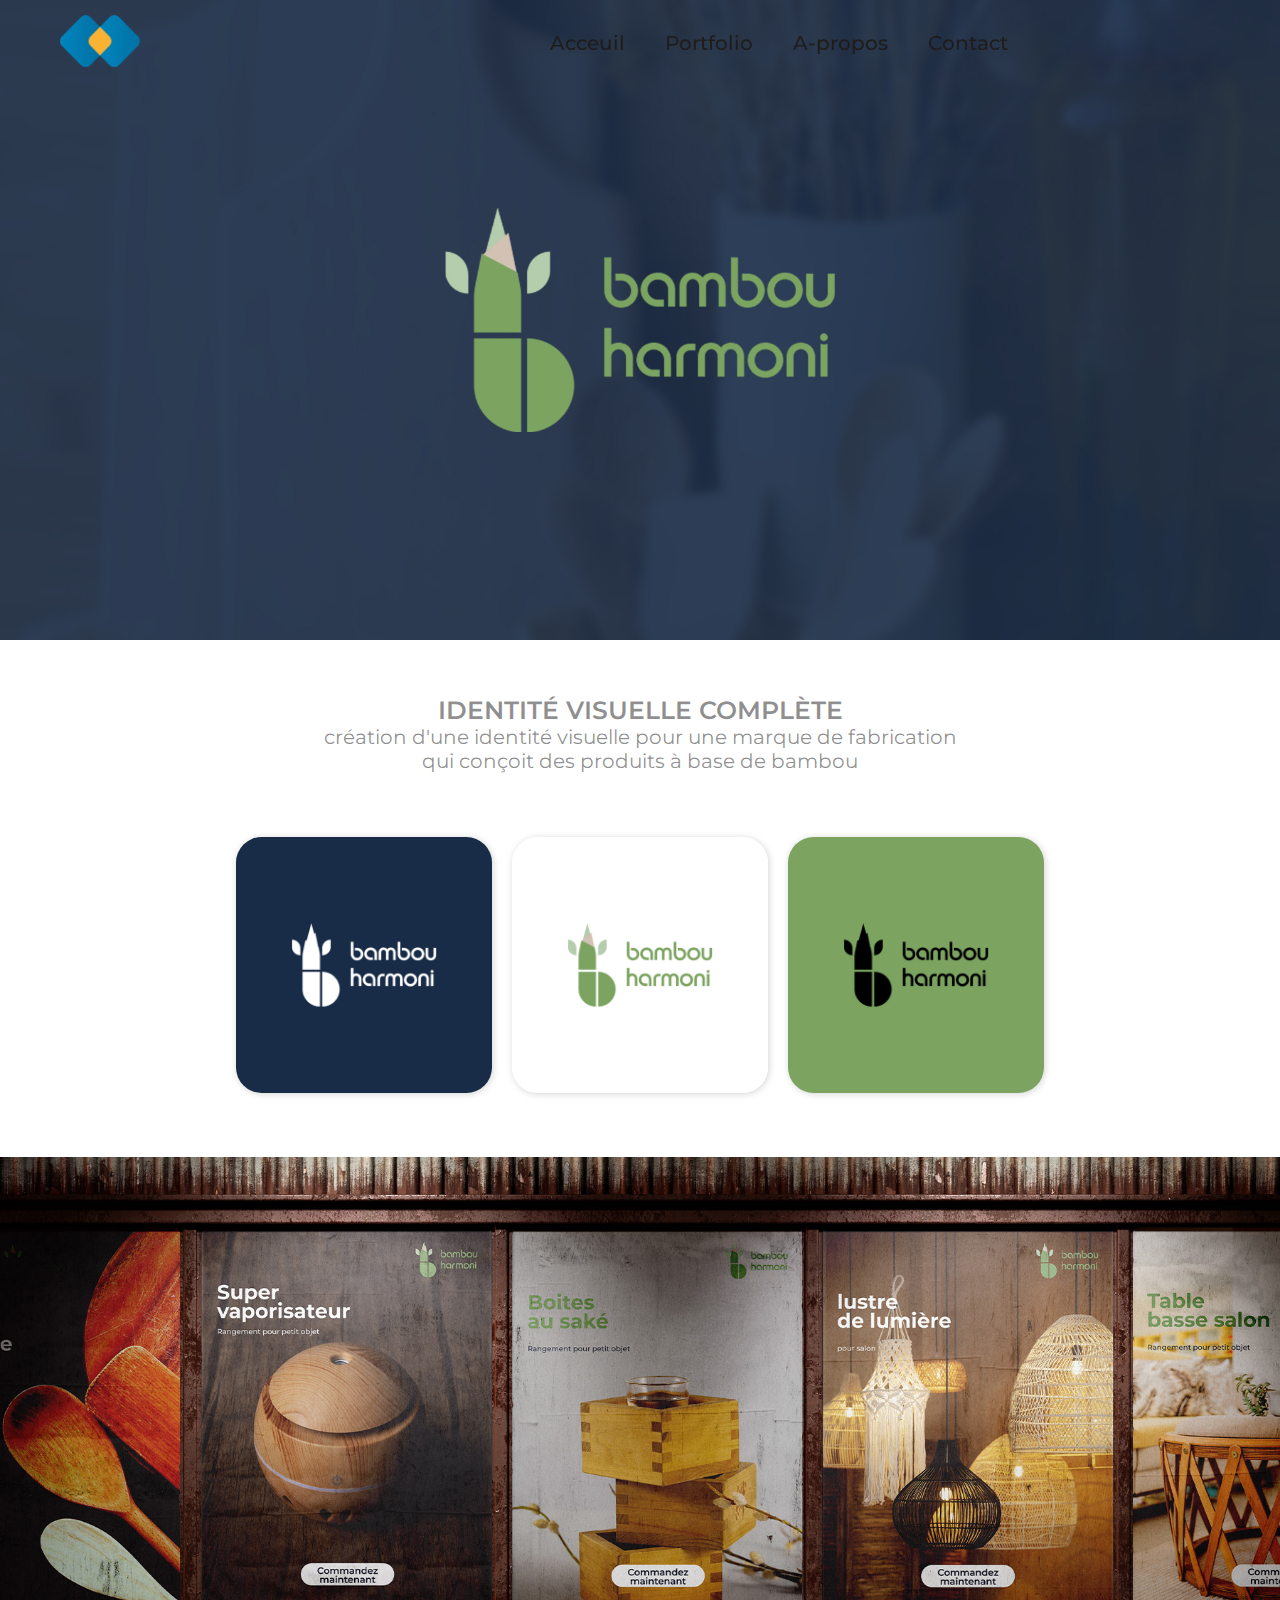
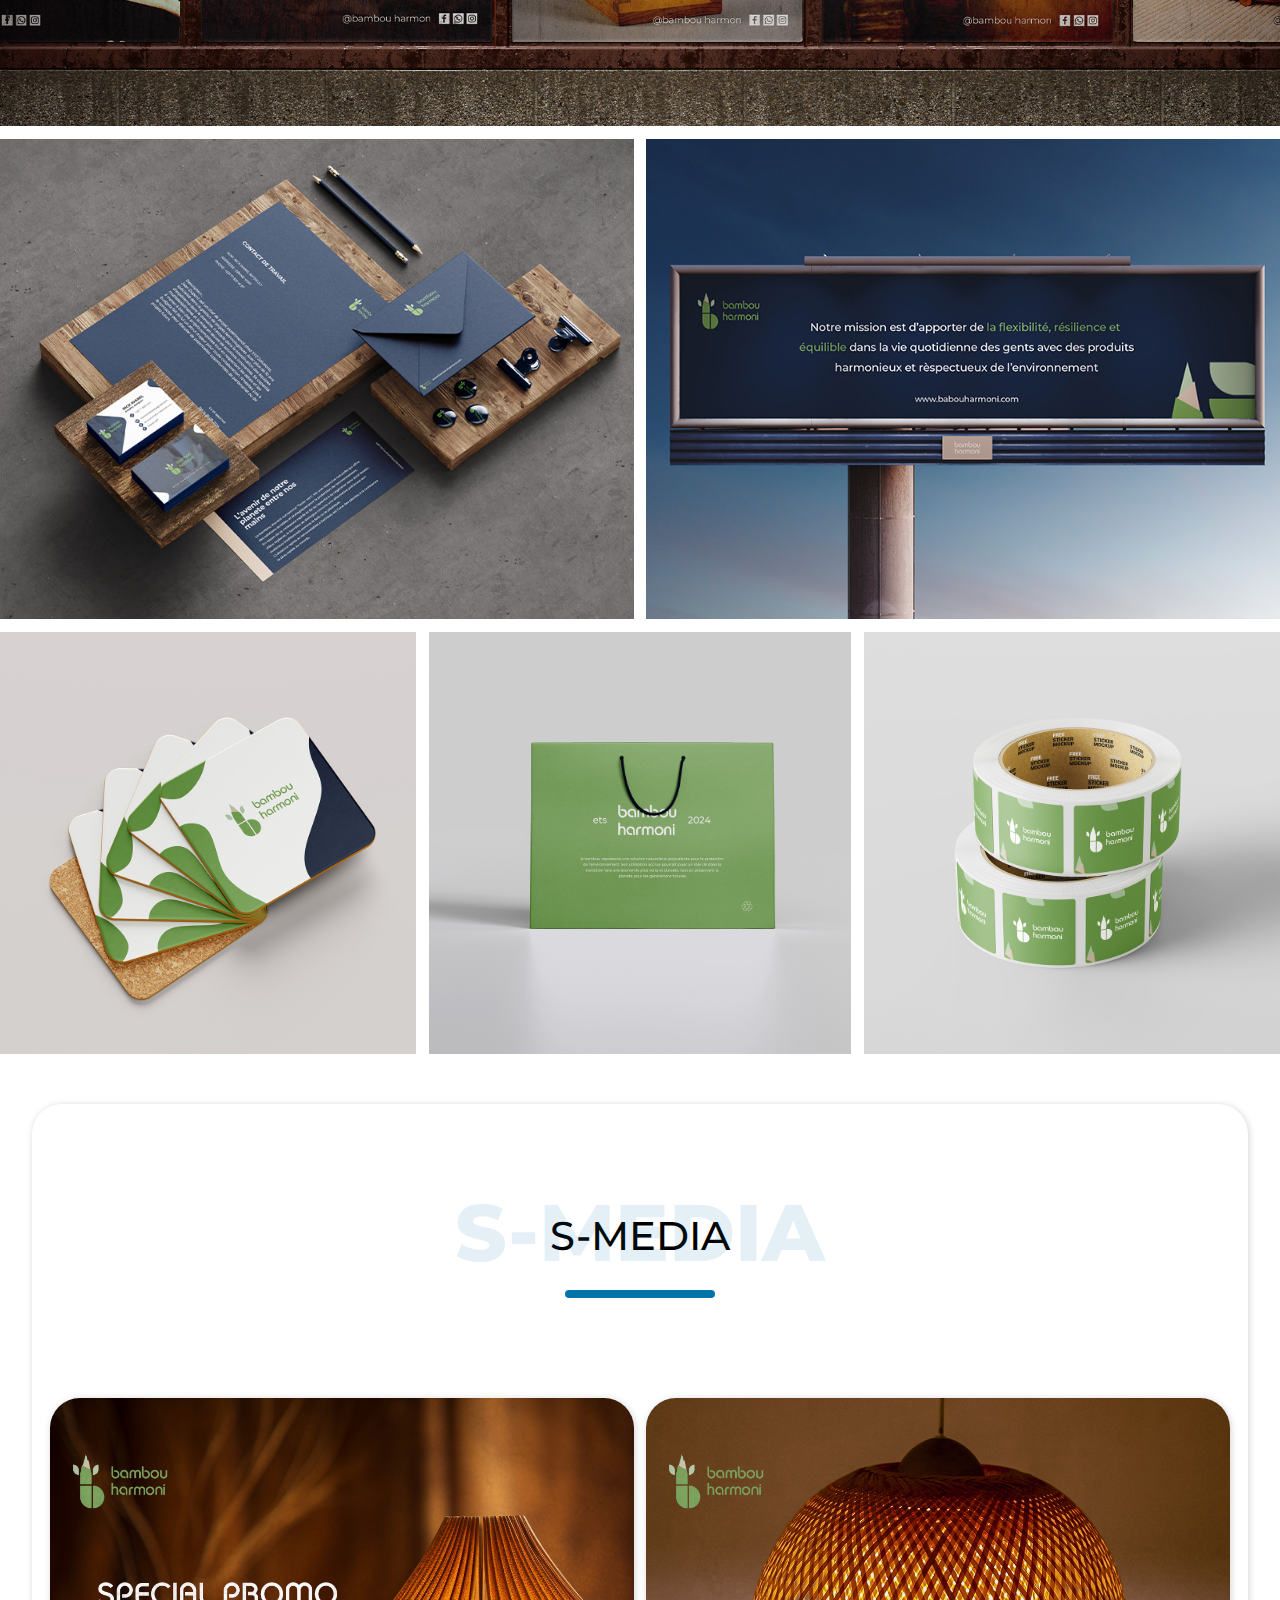
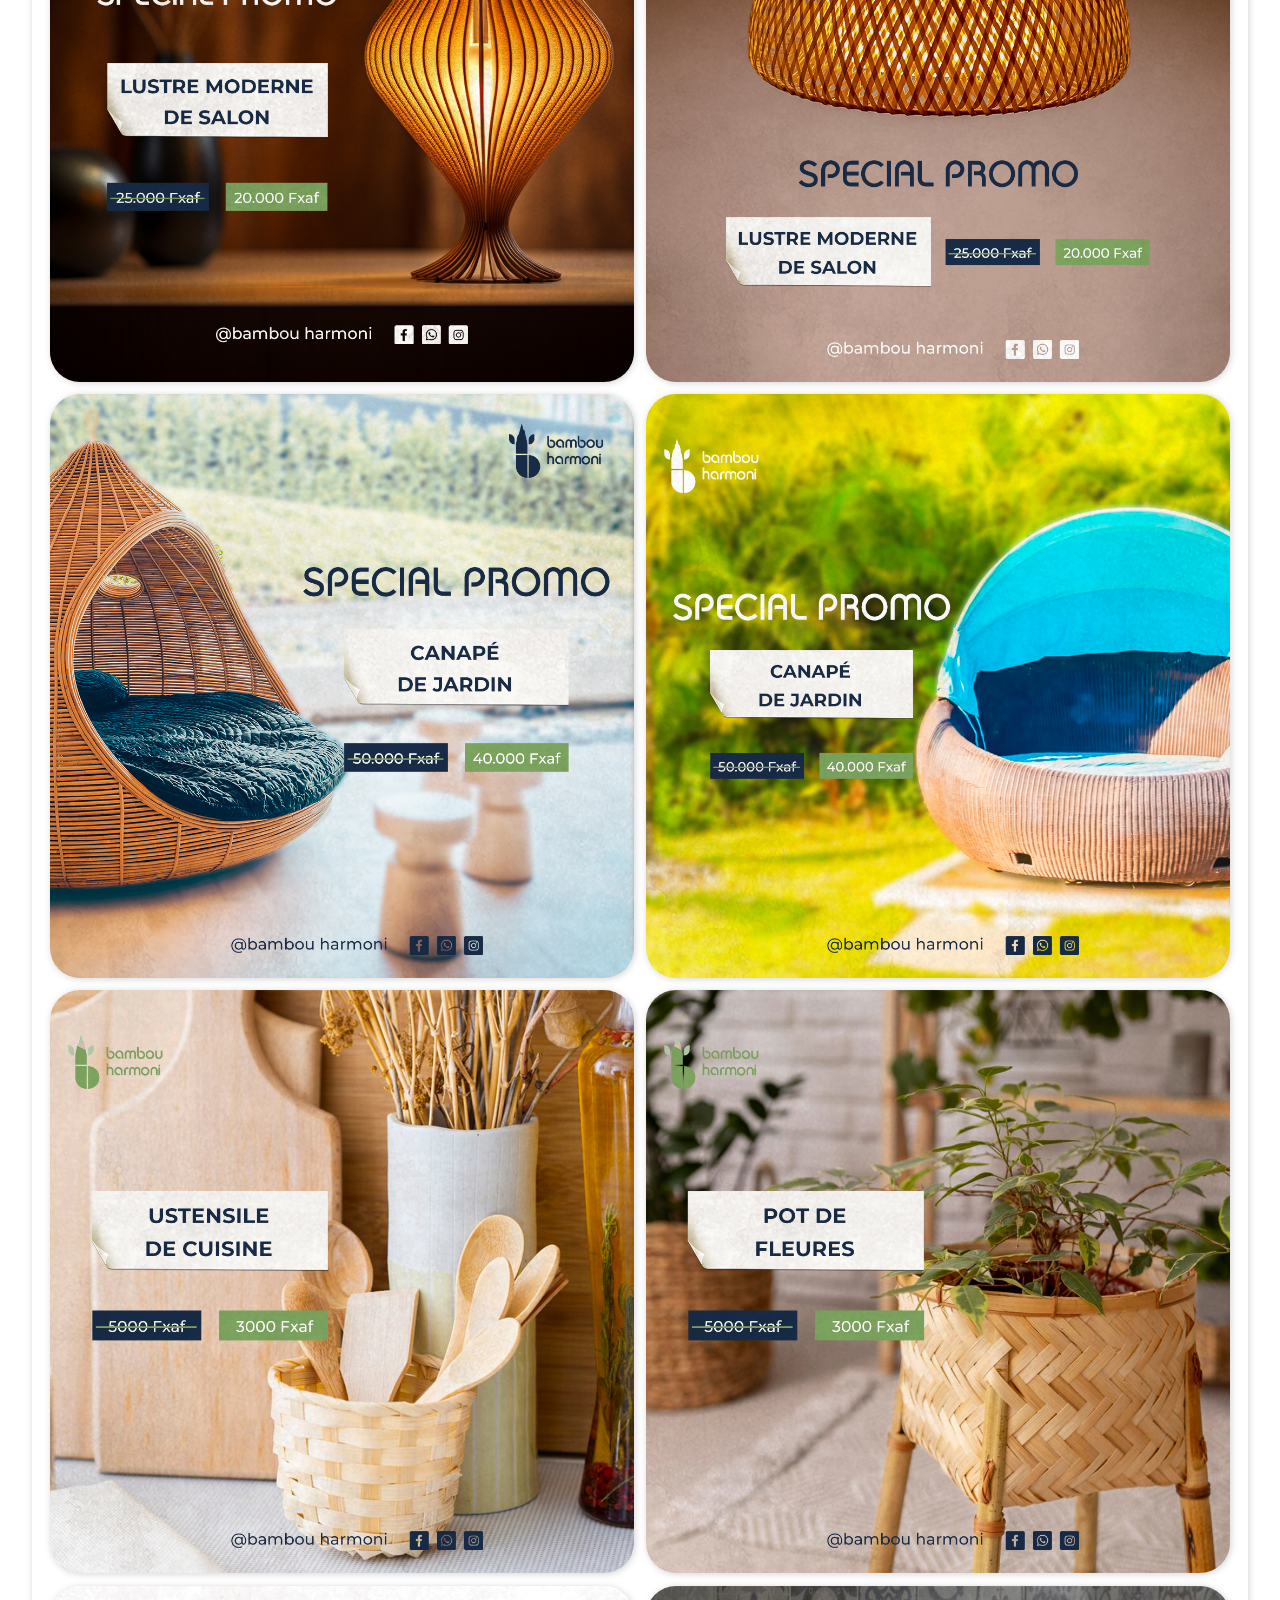
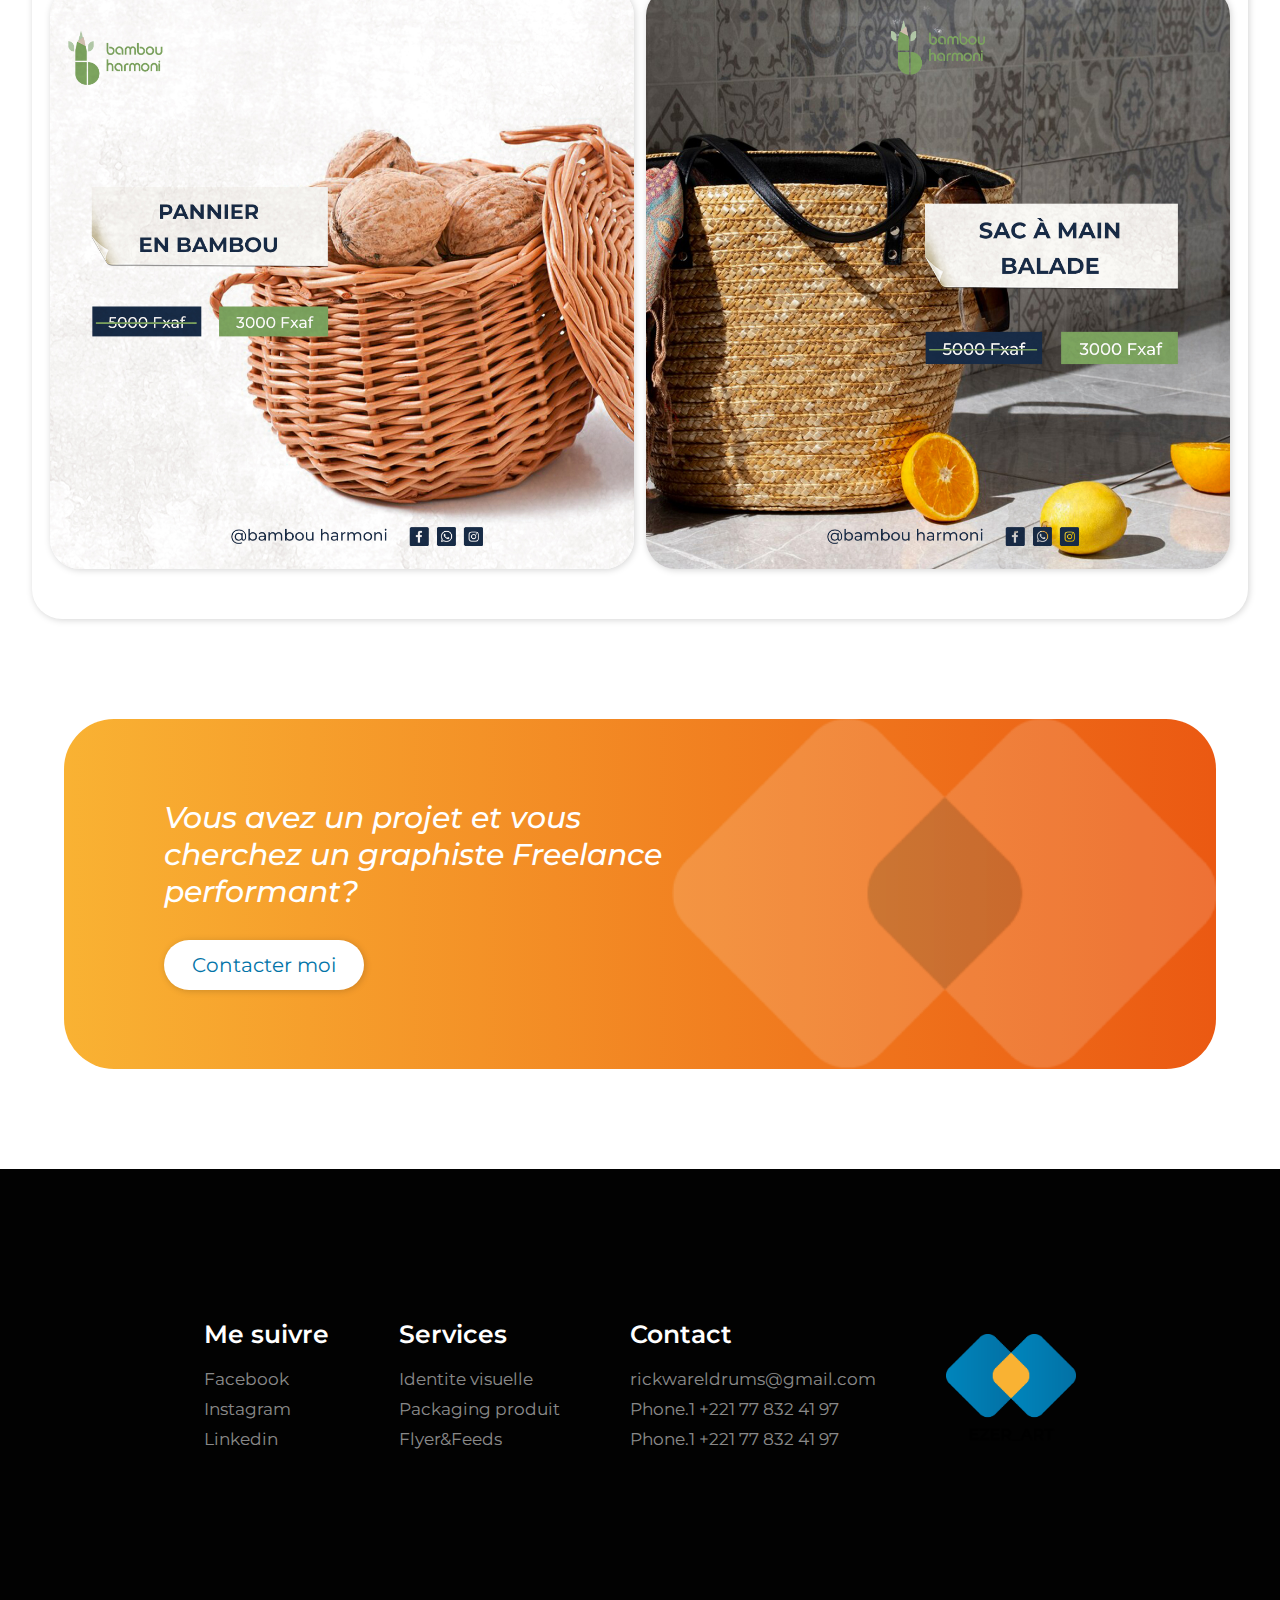
<file: page_html/pages portfolio/bambou.html>
<!DOCTYPE html>
<html lang="en">
<head>
    <meta charset="UTF-8">
    <meta name="viewport" content="width=device-width, initial-scale=1.0">
    <link rel="shortcut icon" type="x-icon" href="/images/logo_avec_carré.png">
    <title>Rick_warel</title>
    <link rel="stylesheet" href="https://cdnjs.cloudflare.com/ajax/libs/font-awesome/6.6.0/css/all.min.css" integrity="sha512-Kc323vGBEqzTmouAECnVceyQqyqdsSiqLQISBL29aUW4U/M7pSPA/gEUZQqv1cwx4OnYxTxve5UMg5GT6L4JJg==" crossorigin="anonymous" referrerpolicy="no-referrer" />
    <link rel="stylesheet" href="/pages_css/pages portfolio/bambou.css">
    <link rel="preconnect" href="https://fonts.googleapis.com">
    <link rel="preconnect" href="https://fonts.gstatic.com" crossorigin>
    <link href="https://fonts.googleapis.com/css2?family=Pacifico&display=swap" rel="stylesheet">
    <link href="https://fonts.googleapis.com/css2?family=Montserrat:ital,wght@0,100..900;1,100..900&display=swap" rel="stylesheet">
    <link href="https://fonts.googleapis.com/css2?family=Bangers&family=Montserrat:ital,wght@0,100..900;1,100..900&display=swap" rel="stylesheet">
    <link href="https://fonts.googleapis.com/css2?family=Monoton&display=swap" rel="stylesheet">

</head>
<body>
    
    <header>
        <div class="header-cont_nav">
            <a href="/index.html" class="header-cont_nav-logo"><img class="image_logo" src="/images/Fichier 5.png" alt=""></a>

            <div class="header-cont_nav-cont_button">
                <a href="/index.html">
                    <div class="nav_cont_button_icon">
                        <p><i class="fa-solid fa-house fa-lg" style="color: #000000;"></i></p>
                        <p class="nav-button">Acceuil</p>
                    </div>
                </a>

                <a href="/page_html/portfolio.html">
                    <div class="nav_cont_button_icon">
                        <p><i class="fa-solid fa-paintbrush fa-lg" style="color: #000000;"></i></p>
                        <p class="nav-button">Portfolio</p>
                    </div>
                </a>

                <a href="/page_html/apropo.html">
                    <div class="nav_cont_button_icon">
                        <p><i class="fa-solid fa-user fa-lg" style="color: #000000;"></i></p>
                        <p class="nav-button">A-propos</p>
                    </div>
                </a>

                <a href="/page_html/contact.html">
                    <div class="nav_cont_button_icon">
                        <p><i class="fa-solid fa-phone fa-lg" style="color: #000000;"></i></p>
                        <p class="nav-button">Contact</p>
                    </div>
                </a>
                
                
            </div>
            <img class="menu_burger" src="/images/menu_burger.png" alt="">
        </div>
    </header>
<!-- ----------------------------------------------------------------------------- -->
                            <!-- element du projet -->

    <main>
        <div class="cont_banniere">
            <div class="image_banniere">
                <img src="/images/bambou.jpg" alt="" class="banniere">
            </div>
        </div>
    
        <div class="detail_projet">
            <p class="type_projet">IDENTITÉ VISUELLE COMPLÈTE</p>
            <p class="detail_projet">création d'une identité visuelle pour une
                marque de fabrication <br class="separateur_texte"> qui conçoit
                 des produits à base de bambou</p>
        </div>
        
        <div class="cont_logo_colorie">
            <img class="logo_colorie" src="/images/bambou harmoni logo blanc.jpg" alt="">
            <img class="logo_colorie" src="/images/bambou harmoni logo en couleur.jpg" alt="">
            <img class="logo_colorie" src="/images/bambou harmoni logo noir.jpg" alt="">
        </div>

        <div class="cont_image_corporate">
            <img src="/images/bambou street flyer.jpg" alt="" 
            class="corporate_natureclat">
        </div>

        <div class="cont_image_app_marque">
            <img src="/images/bambou corporate.jpg" alt="" class="app_marque">
            <img src="/images/bambou paneau banniere.jpg" alt="" class="app_marque">
        </div>

        <div class="cont_element_boutique">
            <img src="/images/bambou square.jpg" alt="" class="img_element_boutique">
            <img src="/images/bambou shoping bag.jpg" alt="" class="img_element_boutique">
            <img src="/images/banbou skicker.jpg" alt="" class="img_element_boutique">
        </div>
        



        <div class="social_media">

            <div class="conteneur_titre">
                <p class="titre_flou">S-MEDIA</p>
                <div class="cont_titre_soulignement">
                    <p class="titre_superpose">S-MEDIA</p>
                    <div class="souligement"></div>
                </div>
            </div>

            
            <!-- <div class="cont_social_media">
                <img src="/images/natureclat page facebook.jpg" alt="" class="page_facebook">
                <img src="/images/natureclat instagram .png" alt="" class="page_facebook" id="phone_insta">
            </div> -->

            <div class="cont_visuel">
                <img src="/images/bambou flyer 1.jpg" alt="" class="chaque_visuel">
                <img src="/images/bambou flyer 2.jpg" alt="" class="chaque_visuel">
            </div>

            <div class="cont_visuel">
                <img src="/images/bambou flyer 3.jpg" alt="" class="chaque_visuel">
                <img src="/images/bambou flyer 4.jpg" alt="" class="chaque_visuel">
            </div>

            <div class="cont_visuel">
                <img src="/images/bambou flyer 5.jpg" alt="" class="chaque_visuel">
                <img src="/images/bambou flyer 6.jpg" alt="" class="chaque_visuel">
            </div>

            <div class="cont_visuel">
                <img src="/images/bambou flyer 7.jpg" alt="" class="chaque_visuel">
                <img src="/images/bambou flyer 8.jpg" alt="" class="chaque_visuel">
            </div>
        </div>






    <!-- ----------------------------------------------------------------------------- -->

        <div class="appelle_action">
            <div class="fond_logo">
                <p class="texte_appelle">Vous avez un projet et vous <br>
                        cherchez un graphiste Freelance <br>
                        performant?
                </p>
    
                <button id="bouton_appelle" class="en_savoir_plus">Contacter moi</button>
            </div>
                
        </div>
    </main>
    






    


    <footer>
        <div class="conteneur_footer">

            <div class="les_liens">
                <p class="titre_prestation">Me suivre</p>
                <p class="les_servives_footer"><a href="" class="services_footer">Facebook</a></p>
                <p class="les_servives_footer"><a href="" class="services_footer">Instagram</a></p>
                <p class="les_servives_footer"><a href="" class="services_footer">Linkedin</a></p>
                
            </div>

            <div class="les_liens">
                <p class="titre_prestation">Services</p>
                <p class="les_servives_footer"><a href="" class="services_footer">Identite visuelle</a></p>
                <p class="les_servives_footer"><a href="" class="services_footer">Packaging produit</a></p>
                <p class="les_servives_footer"><a href="" class="services_footer">Flyer&Feeds</a></p>
                
            </div>


            <div class="les_liens">
                <p class="titre_prestation">Contact</p>
                <p class="les_servives_footer"><a href="rickwareldrums@gmail.com" class="services_footer">rickwareldrums@gmail.com</a></p>
                <p class="les_servives_footer"><a href="" class="services_footer">Phone.1 +221 77 832 41 97</a></p>
                <p class="les_servives_footer"><a href="" class="services_footer">Phone.1 +221 77 832 41 97</a></p>               
            </div>

            <img class="logo_footer" src="/images/logo_avec_carré.png" alt="">
        </div>

        <div class="copyright">
            <p class="texte_copyrith">@2024 Rick_warel tous droits reservés</p>
        </div>
    </footer>


</body>

<script>
    document.addEventListener('scroll', () =>{
        const header = document.querySelector('header-cont_nav');
    })
</script>

<script src="/javascript/anim.js"></script>

<script>
    const menuHamburger = document.querySelector(".menu_burger")
    const navLinks = document.querySelector(".header-cont_nav-cont_button")

    menuHamburger.addEventListener('click',()=>{
    navLinks.classList.toggle('mobile-menu')
    })
</script>
</html>
</file>
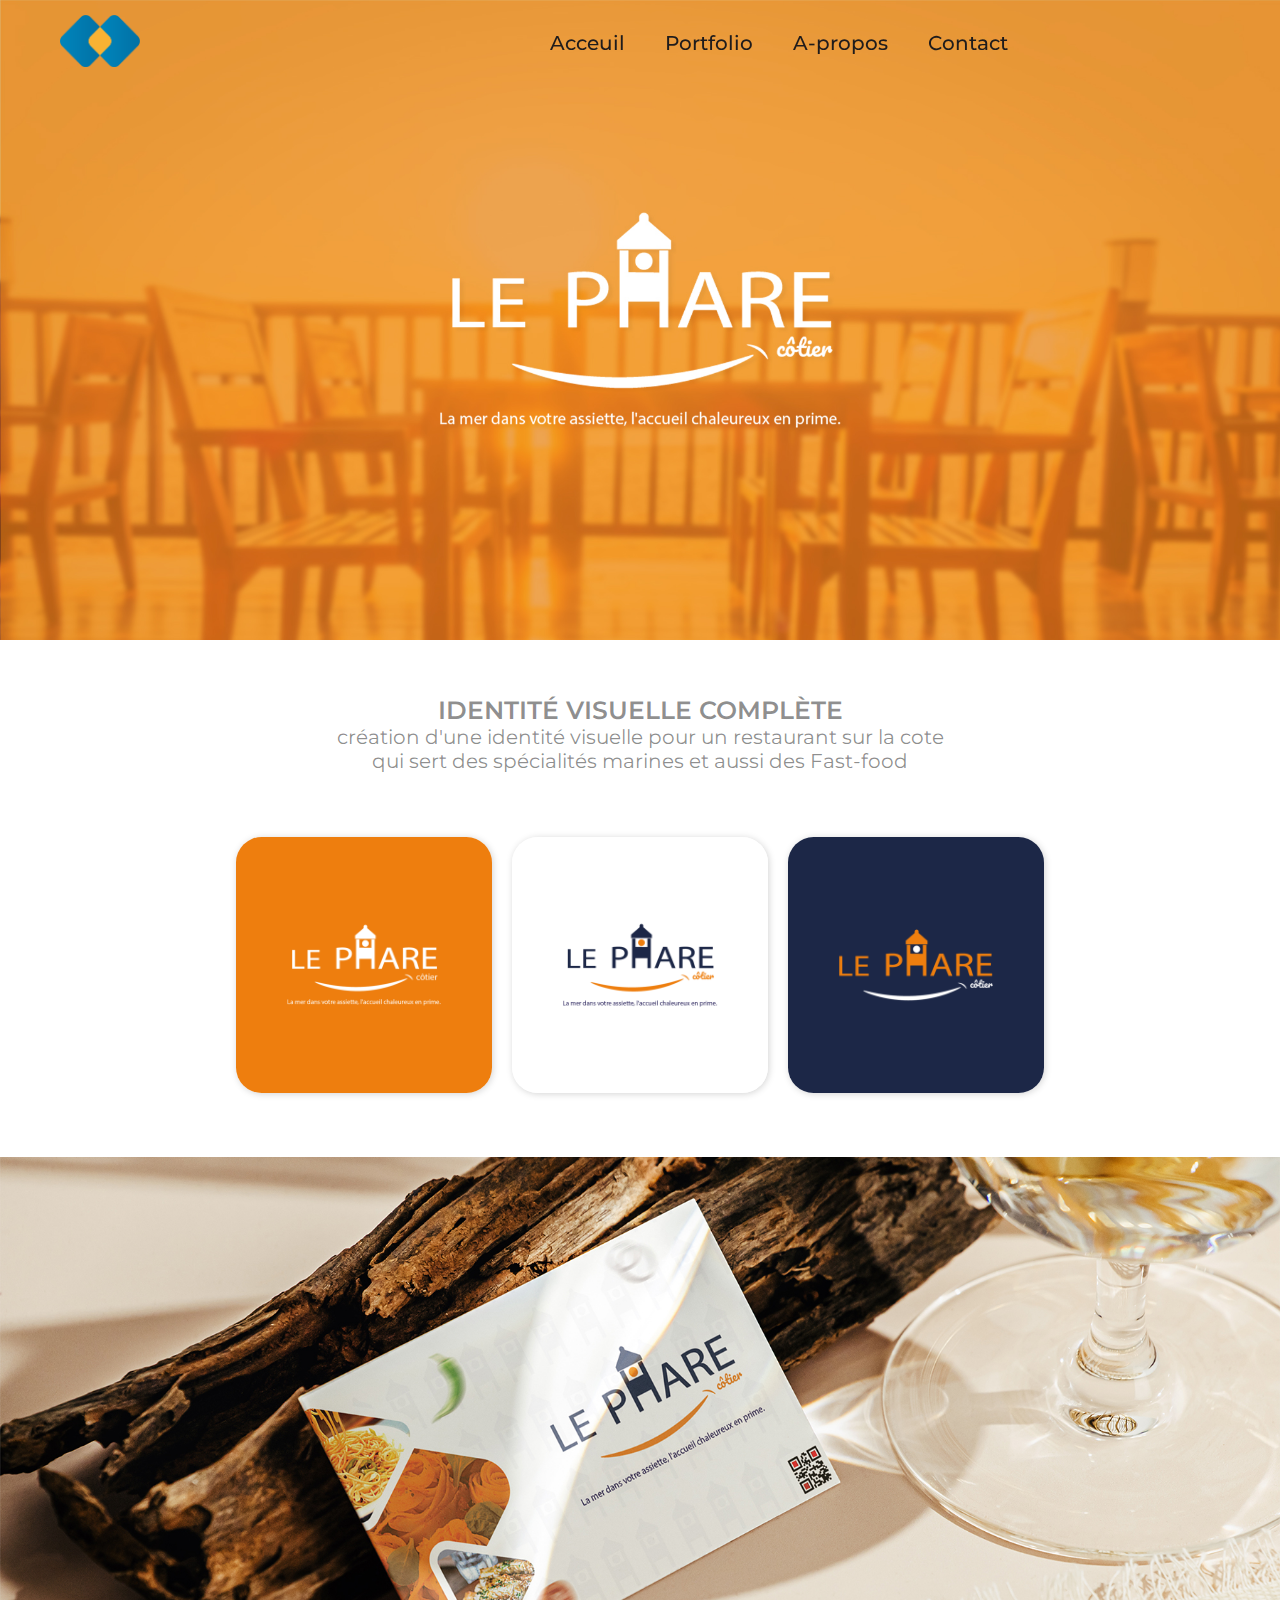
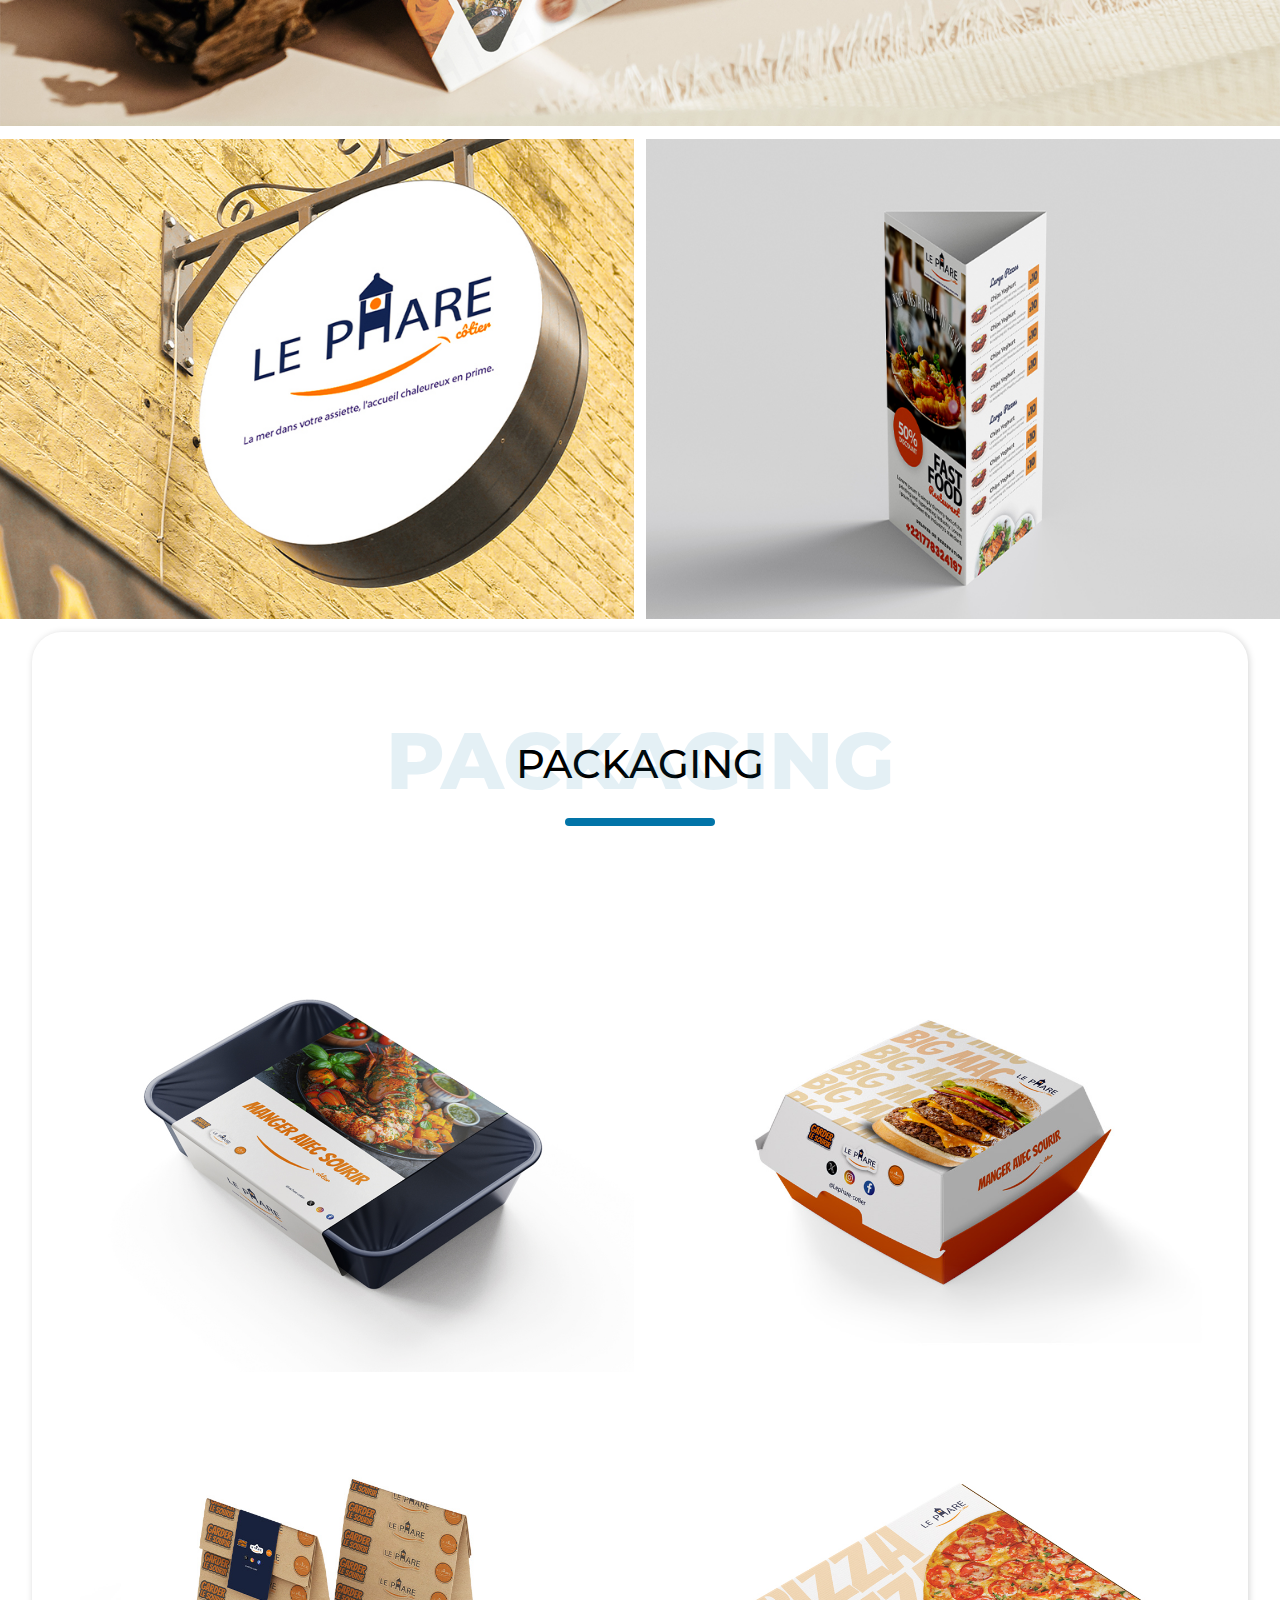
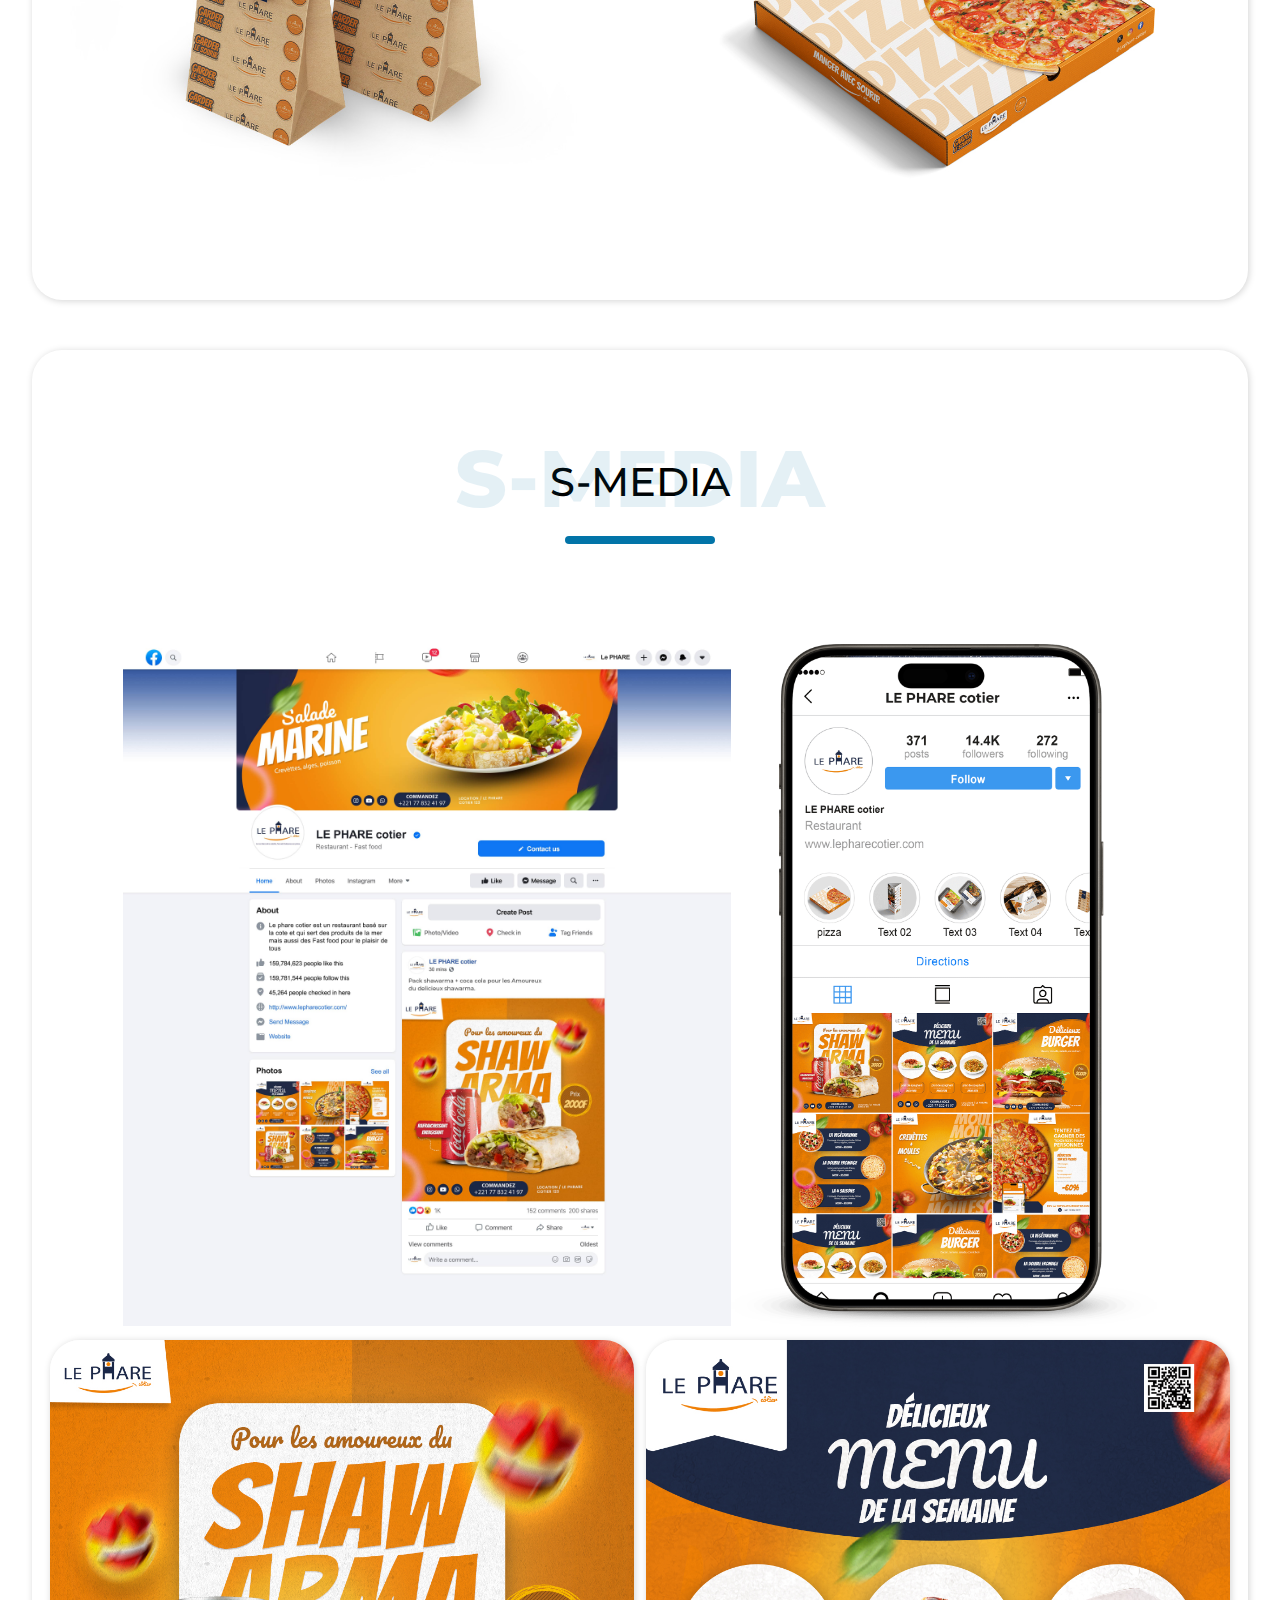
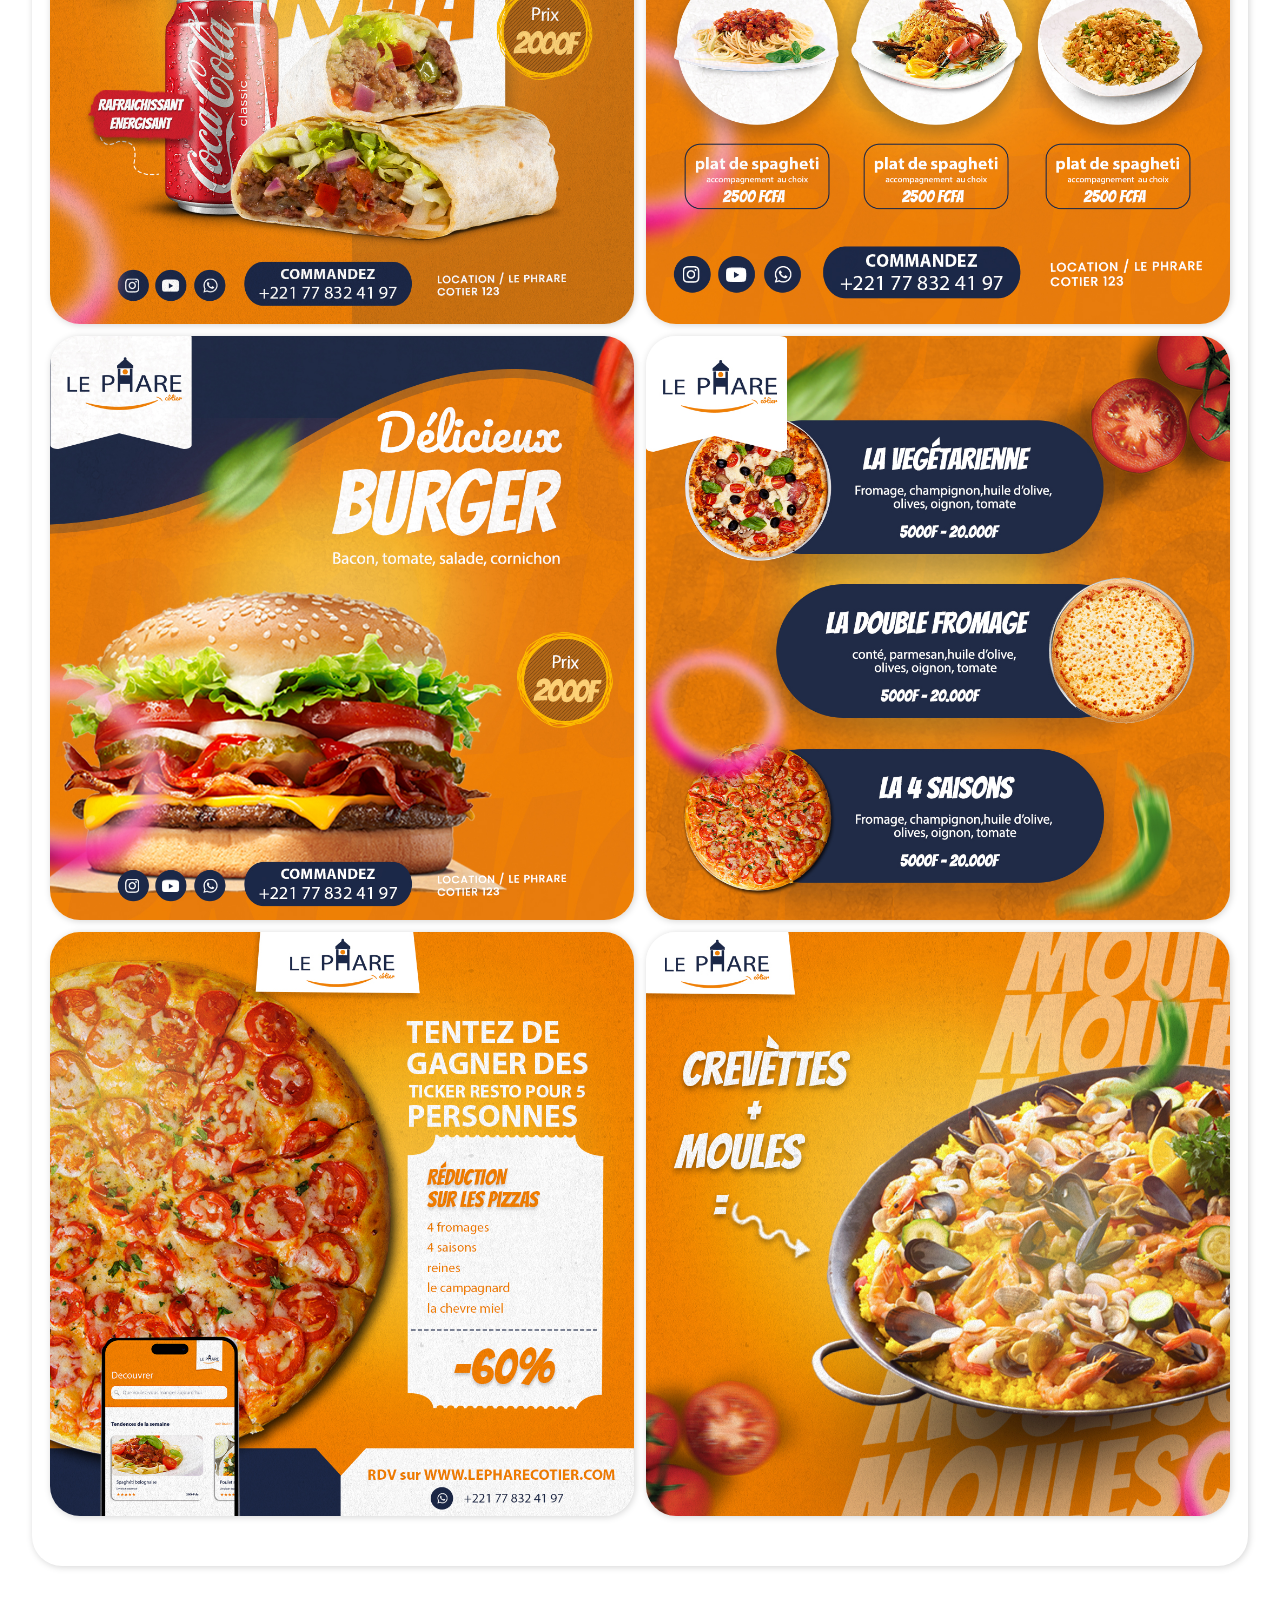
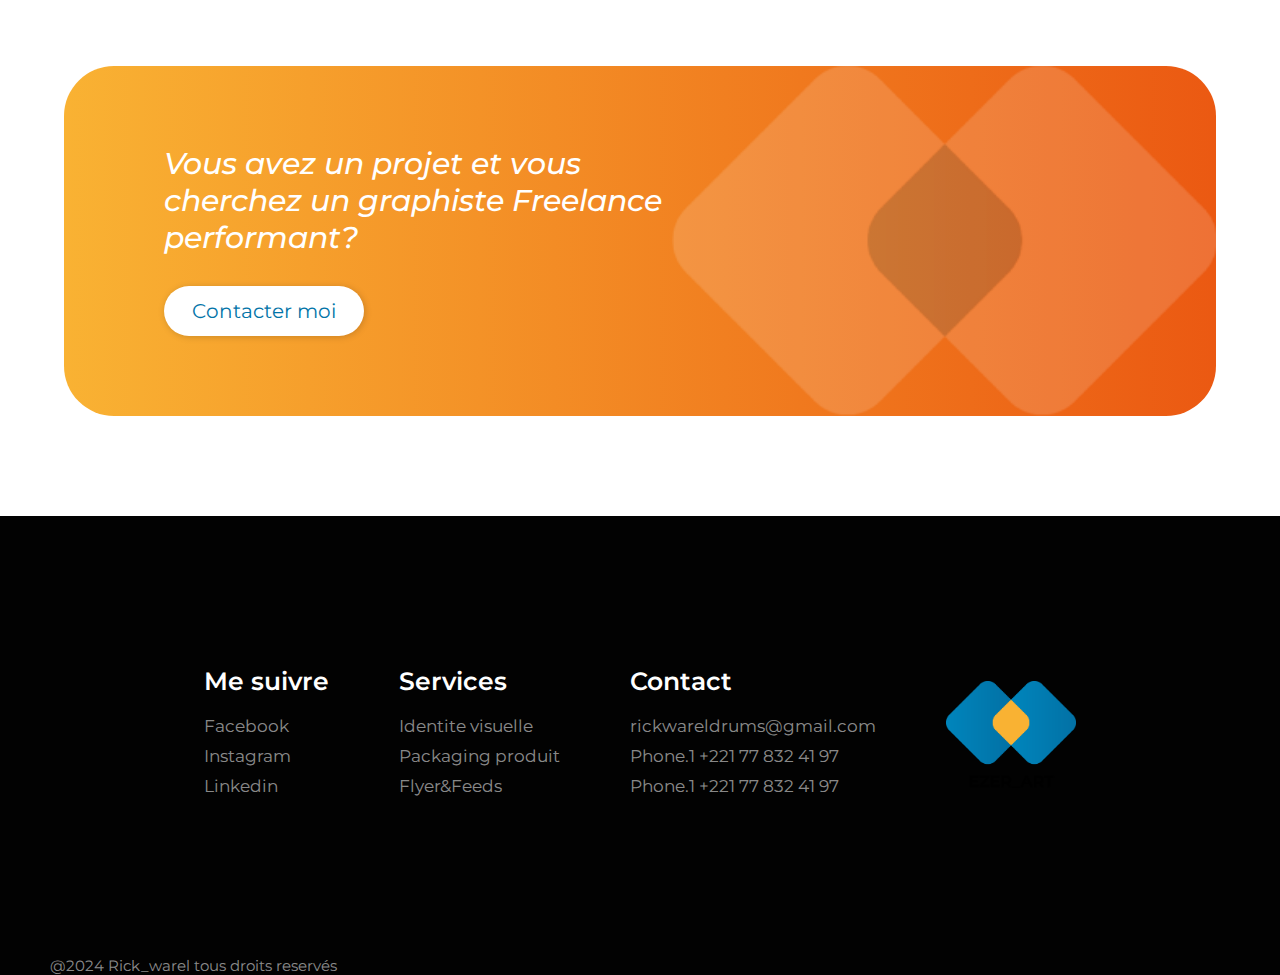
<file: page_html/pages portfolio/lephare.html>
<!DOCTYPE html>
<html lang="en">
<head>
    <meta charset="UTF-8">
    <meta name="viewport" content="width=device-width, initial-scale=1.0">
    <link rel="shortcut icon" type="x-icon" href="/images/logo_avec_carré.png">
    <title>Rick_warel</title>
    <link rel="stylesheet" href="https://cdnjs.cloudflare.com/ajax/libs/font-awesome/6.6.0/css/all.min.css" integrity="sha512-Kc323vGBEqzTmouAECnVceyQqyqdsSiqLQISBL29aUW4U/M7pSPA/gEUZQqv1cwx4OnYxTxve5UMg5GT6L4JJg==" crossorigin="anonymous" referrerpolicy="no-referrer" />
    <link rel="stylesheet" href="/pages_css/pages portfolio/natureclat.css">
    <link rel="preconnect" href="https://fonts.googleapis.com">
    <link rel="preconnect" href="https://fonts.gstatic.com" crossorigin>
    <link href="https://fonts.googleapis.com/css2?family=Pacifico&display=swap" rel="stylesheet">
    <link href="https://fonts.googleapis.com/css2?family=Montserrat:ital,wght@0,100..900;1,100..900&display=swap" rel="stylesheet">
    <link href="https://fonts.googleapis.com/css2?family=Bangers&family=Montserrat:ital,wght@0,100..900;1,100..900&display=swap" rel="stylesheet">
    <link href="https://fonts.googleapis.com/css2?family=Monoton&display=swap" rel="stylesheet">

</head>
<body>
    
    <header>
        <div class="header-cont_nav">
            <a href="/index.html" class="header-cont_nav-logo"><img class="image_logo" src="/images/Fichier 5.png" alt=""></a>

            <div class="header-cont_nav-cont_button">
                <a href="/index.html">
                    <div class="nav_cont_button_icon">
                        <p><i class="fa-solid fa-house fa-lg" style="color: #000000;"></i></p>
                        <p class="nav-button">Acceuil</p>
                    </div>
                </a>

                <a href="/page_html/portfolio.html">
                    <div class="nav_cont_button_icon">
                        <p><i class="fa-solid fa-paintbrush fa-lg" style="color: #000000;"></i></p>
                        <p class="nav-button">Portfolio</p>
                    </div>
                </a>

                <a href="/page_html/apropo.html">
                    <div class="nav_cont_button_icon">
                        <p><i class="fa-solid fa-user fa-lg" style="color: #000000;"></i></p>
                        <p class="nav-button">A-propos</p>
                    </div>
                </a>

                <a href="/page_html/contact.html">
                    <div class="nav_cont_button_icon">
                        <p><i class="fa-solid fa-phone fa-lg" style="color: #000000;"></i></p>
                        <p class="nav-button">Contact</p>
                    </div>
                </a>
                
                
            </div>
            <img class="menu_burger" src="/images/menu_burger.png" alt="">
        </div>
    </header>
<!-- ----------------------------------------------------------------------------- -->
                            <!-- element du projet -->

    <main>
        <div class="cont_banniere">
            <div class="image_banniere">
                <img src="/images/image de presentation du phare cotier.jpg" alt="" class="banniere">
            </div>
        </div>
    
        <div class="detail_projet">
            <p class="type_projet">IDENTITÉ VISUELLE COMPLÈTE</p>
            <p class="detail_projet">création d'une identité visuelle pour un
                restaurant sur la cote <br class="separateur_texte"> qui sert 
            des spécialités marines et aussi des Fast-food</p>
        </div>
        
        <div class="cont_logo_colorie">
            <img class="logo_colorie" src="/images/le phare logo blac.jpg" alt="">
            <img class="logo_colorie" src="/images/le phare logo couleur.jpg" alt="">
            <img class="logo_colorie" src="/images/le phare logo orange.jpg" alt="">
        </div>

        <div class="cont_image_corporate">
            <img src="/images/le phrare carte visite.jpg" alt="" 
            class="corporate_natureclat">
        </div>

        <div class="cont_image_app_marque">
            <img src="/images/le phare enseigne.jpg" alt="" class="app_marque">
            <img src="/images/le phare carte table.jpg" alt="" class="app_marque">
        </div>


        <div class="packaging">
            <div class="conteneur_titre">
                <p class="titre_flou">PACKAGING</p>
                <div class="cont_titre_soulignement">
                    <p class="titre_superpose">PACKAGING</p>
                    <div class="souligement"></div>
                </div>
            </div>
            
        
            <div class="cont_des_jare">
                <div class="cont_jare">
                    <img src="/images/le phare barquette.jpg" alt="" class="jare">
                </div>

                <div class="cont_jare">
                    <img src="/images/le phare box burger.jpg" alt="" class="jare">
                </div>
            </div>

            <div class="cont_des_jare">
                <div class="cont_jare">
                    <img src="/images/le phare sac.jpg" alt="" class="jare">
                </div>

                <div class="cont_jare">
                    <img src="/images/le phareboite pizza.jpg" alt="" class="jare">
                </div>
            </div>

            
        </div>


        <div class="social_media">

            <div class="conteneur_titre">
                <p class="titre_flou">S-MEDIA</p>
                <div class="cont_titre_soulignement">
                    <p class="titre_superpose">S-MEDIA</p>
                    <div class="souligement"></div>
                </div>
            </div>

            
            <div class="cont_social_media">
                <img src="/images/Facebook Page le phare.jpg" alt="" class="page_facebook">
                <img src="/images/phone insta le phare.png" alt="" class="page_facebook" id="phone_insta">
            </div>

            <div class="cont_visuel">
                <img src="/images/le phare social media (1).jpg" alt="" class="chaque_visuel">
                <img src="/images/le phare social media (2).jpg" alt="" class="chaque_visuel">
            </div>

            <div class="cont_visuel">
                <img src="/images/le phare social media (3).jpg" alt="" class="chaque_visuel">
                <img src="/images/le phare social media (4).jpg" alt="" class="chaque_visuel">
            </div>

            <div class="cont_visuel">
                <img src="/images/le phare social media (5).jpg" alt="" class="chaque_visuel">
                <img src="/images/le phare social media (6).jpg" alt="" class="chaque_visuel">
            </div>
        </div>






    <!-- ----------------------------------------------------------------------------- -->

        <div class="appelle_action">
            <div class="fond_logo">
                <p class="texte_appelle">Vous avez un projet et vous <br>
                        cherchez un graphiste Freelance <br>
                        performant?
                </p>
    
                <button id="bouton_appelle" class="en_savoir_plus">Contacter moi</button>
            </div>
                
        </div>
    </main>
    






    


    <footer>
        <div class="conteneur_footer">

            <div class="les_liens">
                <p class="titre_prestation">Me suivre</p>
                <p class="les_servives_footer"><a href="" class="services_footer">Facebook</a></p>
                <p class="les_servives_footer"><a href="" class="services_footer">Instagram</a></p>
                <p class="les_servives_footer"><a href="" class="services_footer">Linkedin</a></p>
                
            </div>

            <div class="les_liens">
                <p class="titre_prestation">Services</p>
                <p class="les_servives_footer"><a href="" class="services_footer">Identite visuelle</a></p>
                <p class="les_servives_footer"><a href="" class="services_footer">Packaging produit</a></p>
                <p class="les_servives_footer"><a href="" class="services_footer">Flyer&Feeds</a></p>
                
            </div>


            <div class="les_liens">
                <p class="titre_prestation">Contact</p>
                <p class="les_servives_footer"><a href="rickwareldrums@gmail.com" class="services_footer">rickwareldrums@gmail.com</a></p>
                <p class="les_servives_footer"><a href="" class="services_footer">Phone.1 +221 77 832 41 97</a></p>
                <p class="les_servives_footer"><a href="" class="services_footer">Phone.1 +221 77 832 41 97</a></p>               
            </div>

            <img class="logo_footer" src="/images/logo_avec_carré.png" alt="">
        </div>

        <div class="copyright">
            <p class="texte_copyrith">@2024 Rick_warel tous droits reservés</p>
        </div>
    </footer>


</body>

<script>
    document.addEventListener('scroll', () =>{
        const header = document.querySelector('header-cont_nav');
    })
</script>

<script src="/javascript/anim.js"></script>

<script>
    const menuHamburger = document.querySelector(".menu_burger")
    const navLinks = document.querySelector(".header-cont_nav-cont_button")

    menuHamburger.addEventListener('click',()=>{
    navLinks.classList.toggle('mobile-menu')
    })
</script>
</html>
</file>
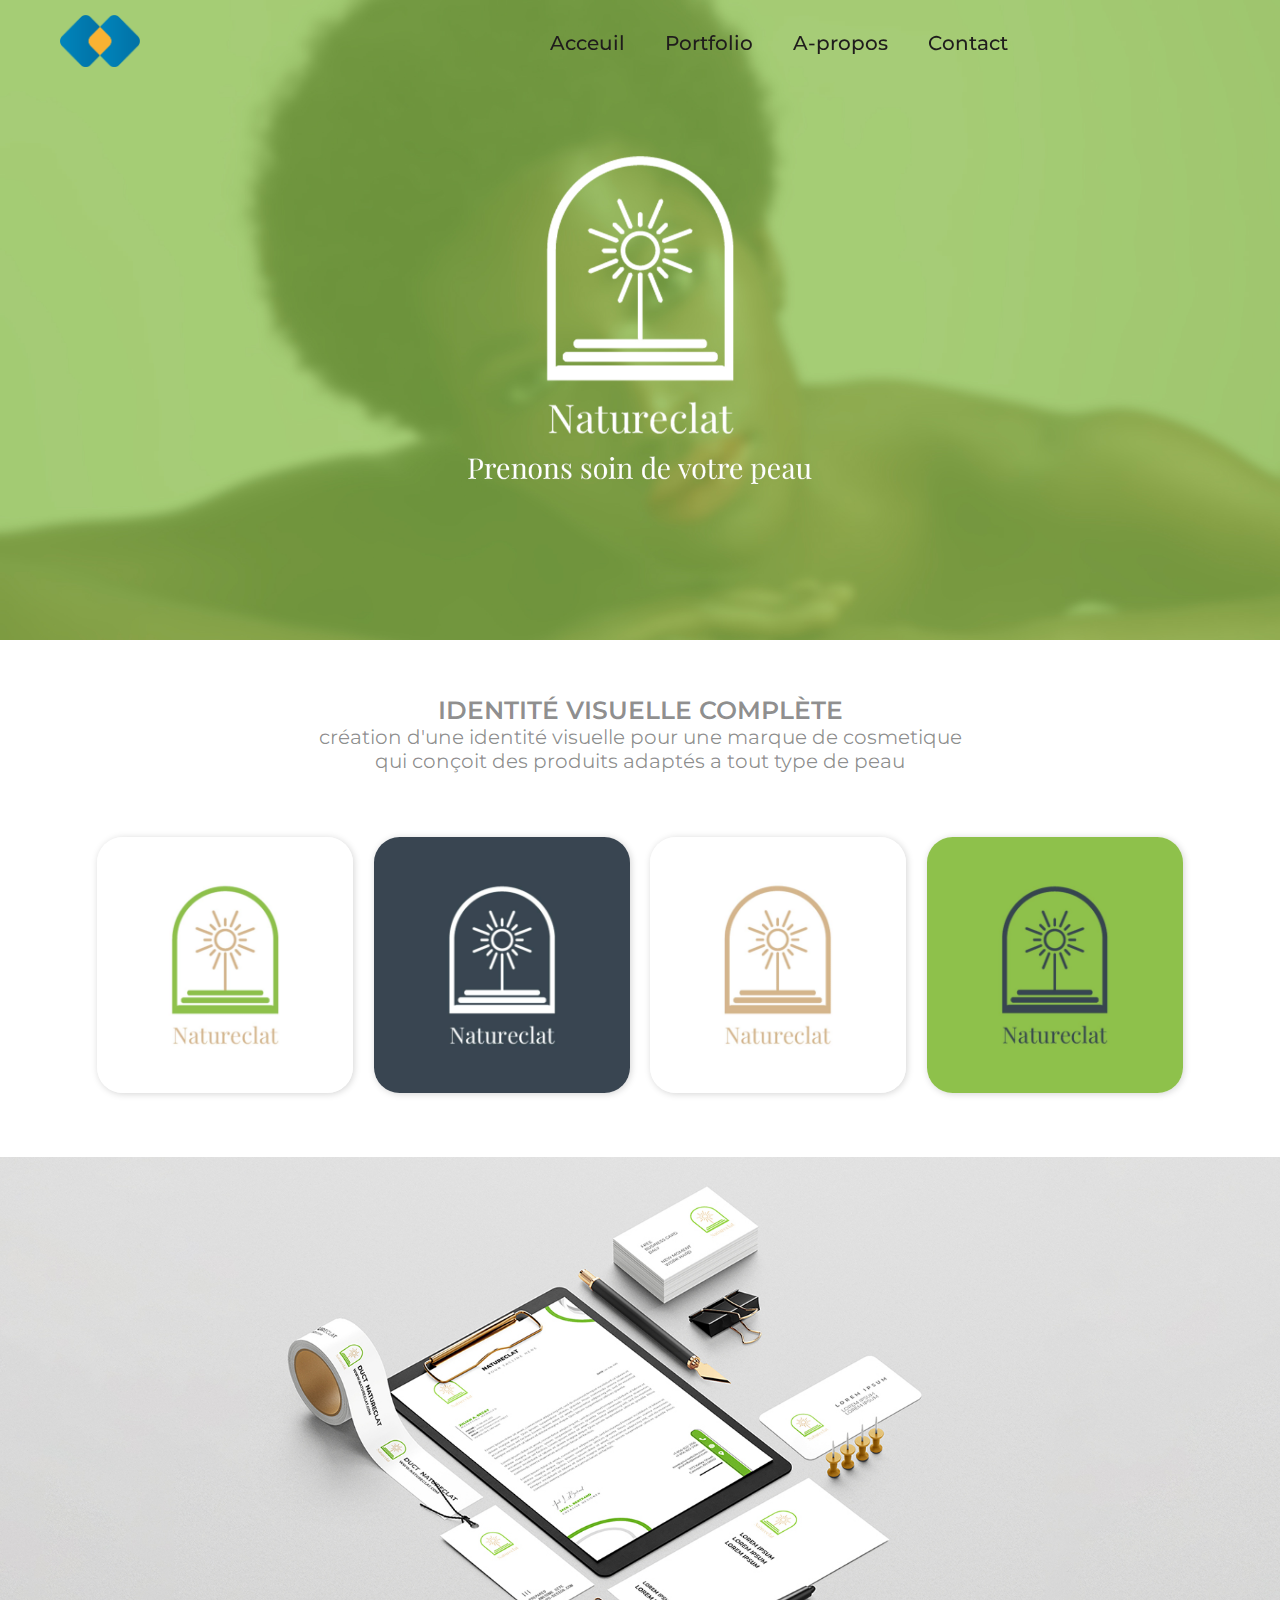
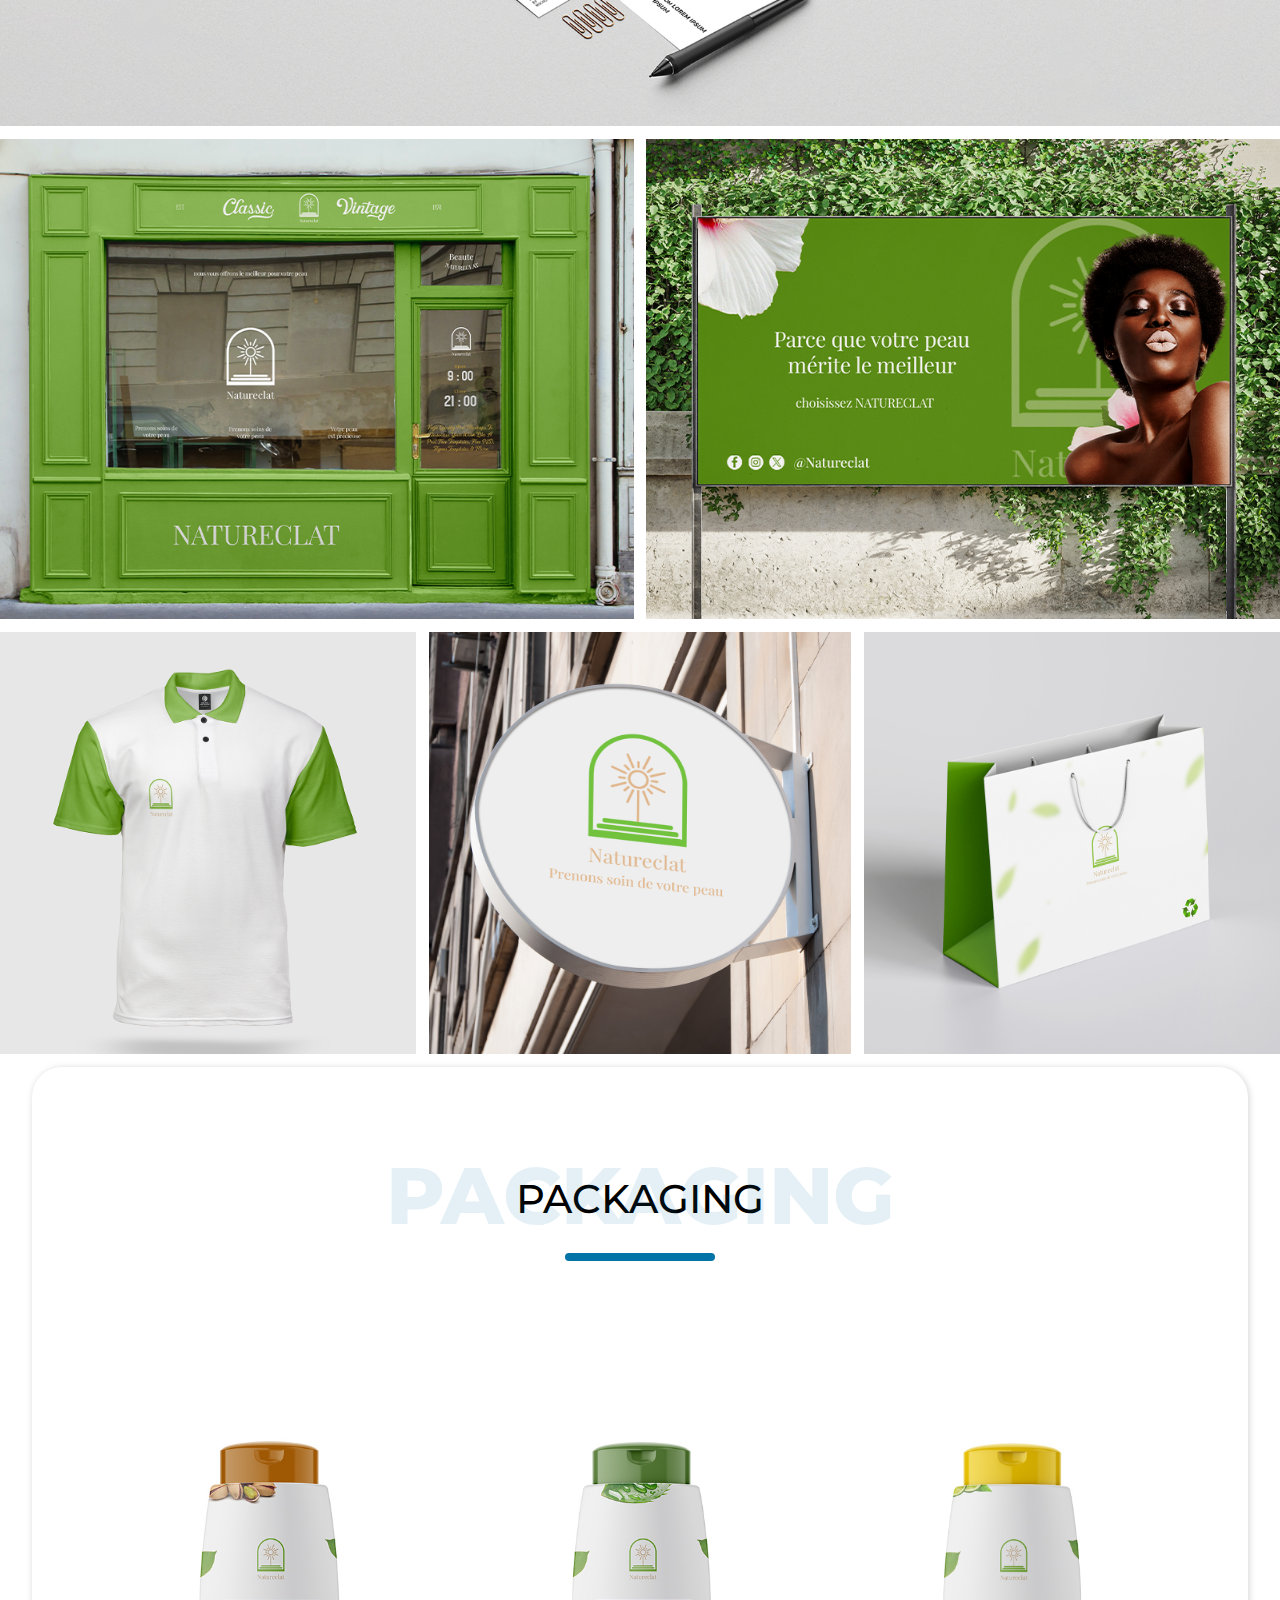
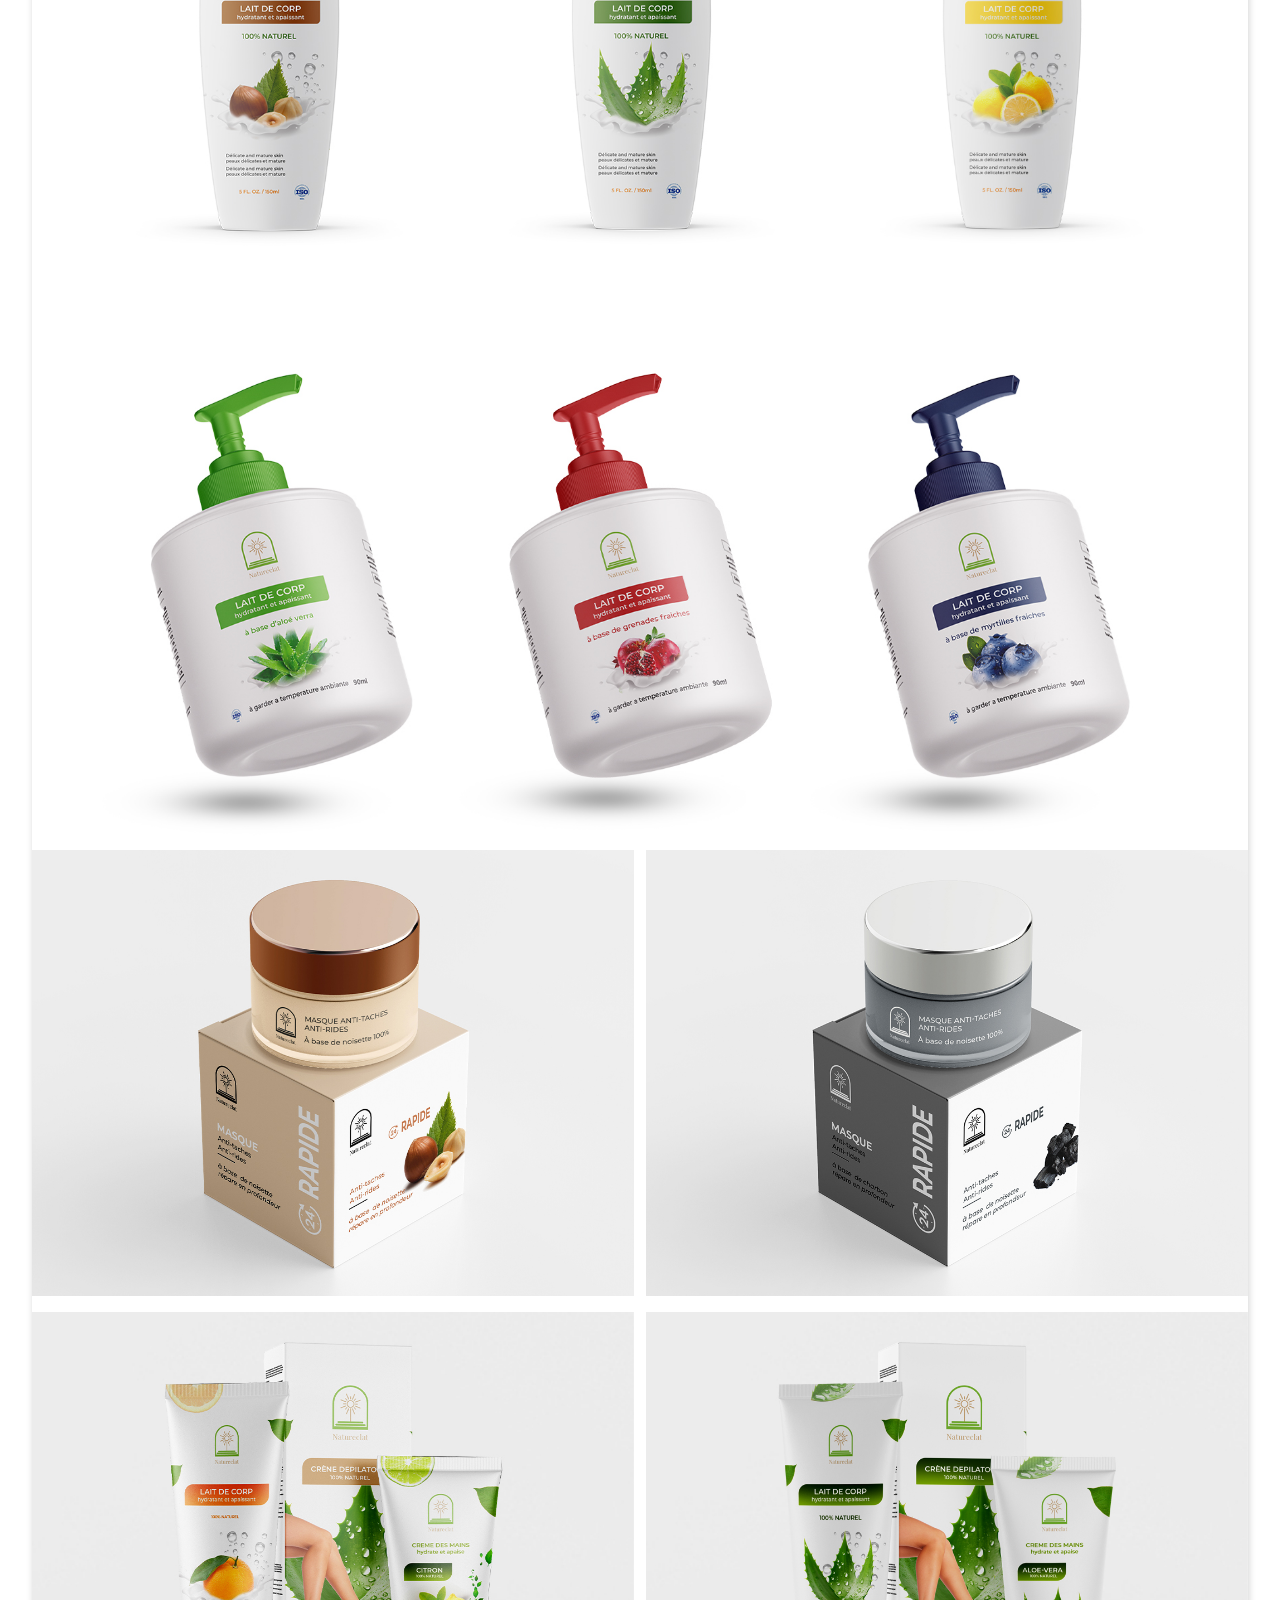
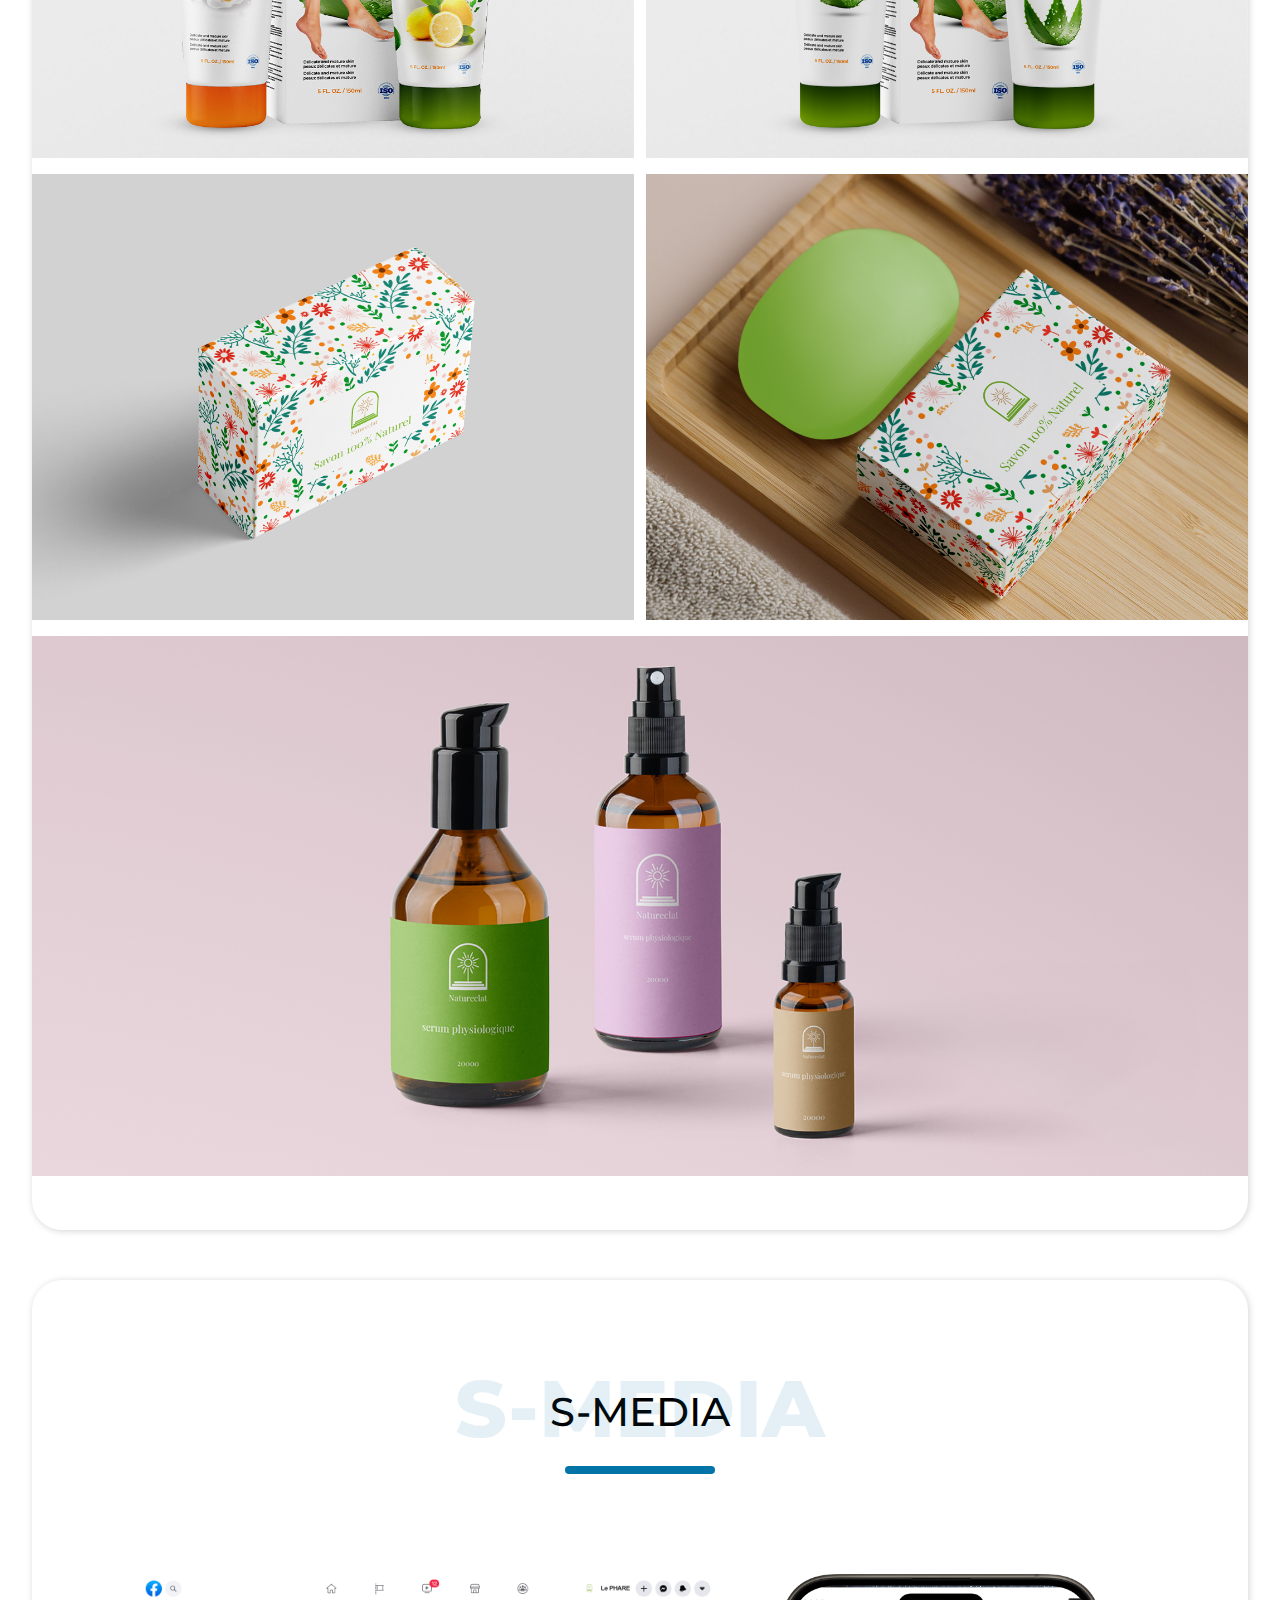
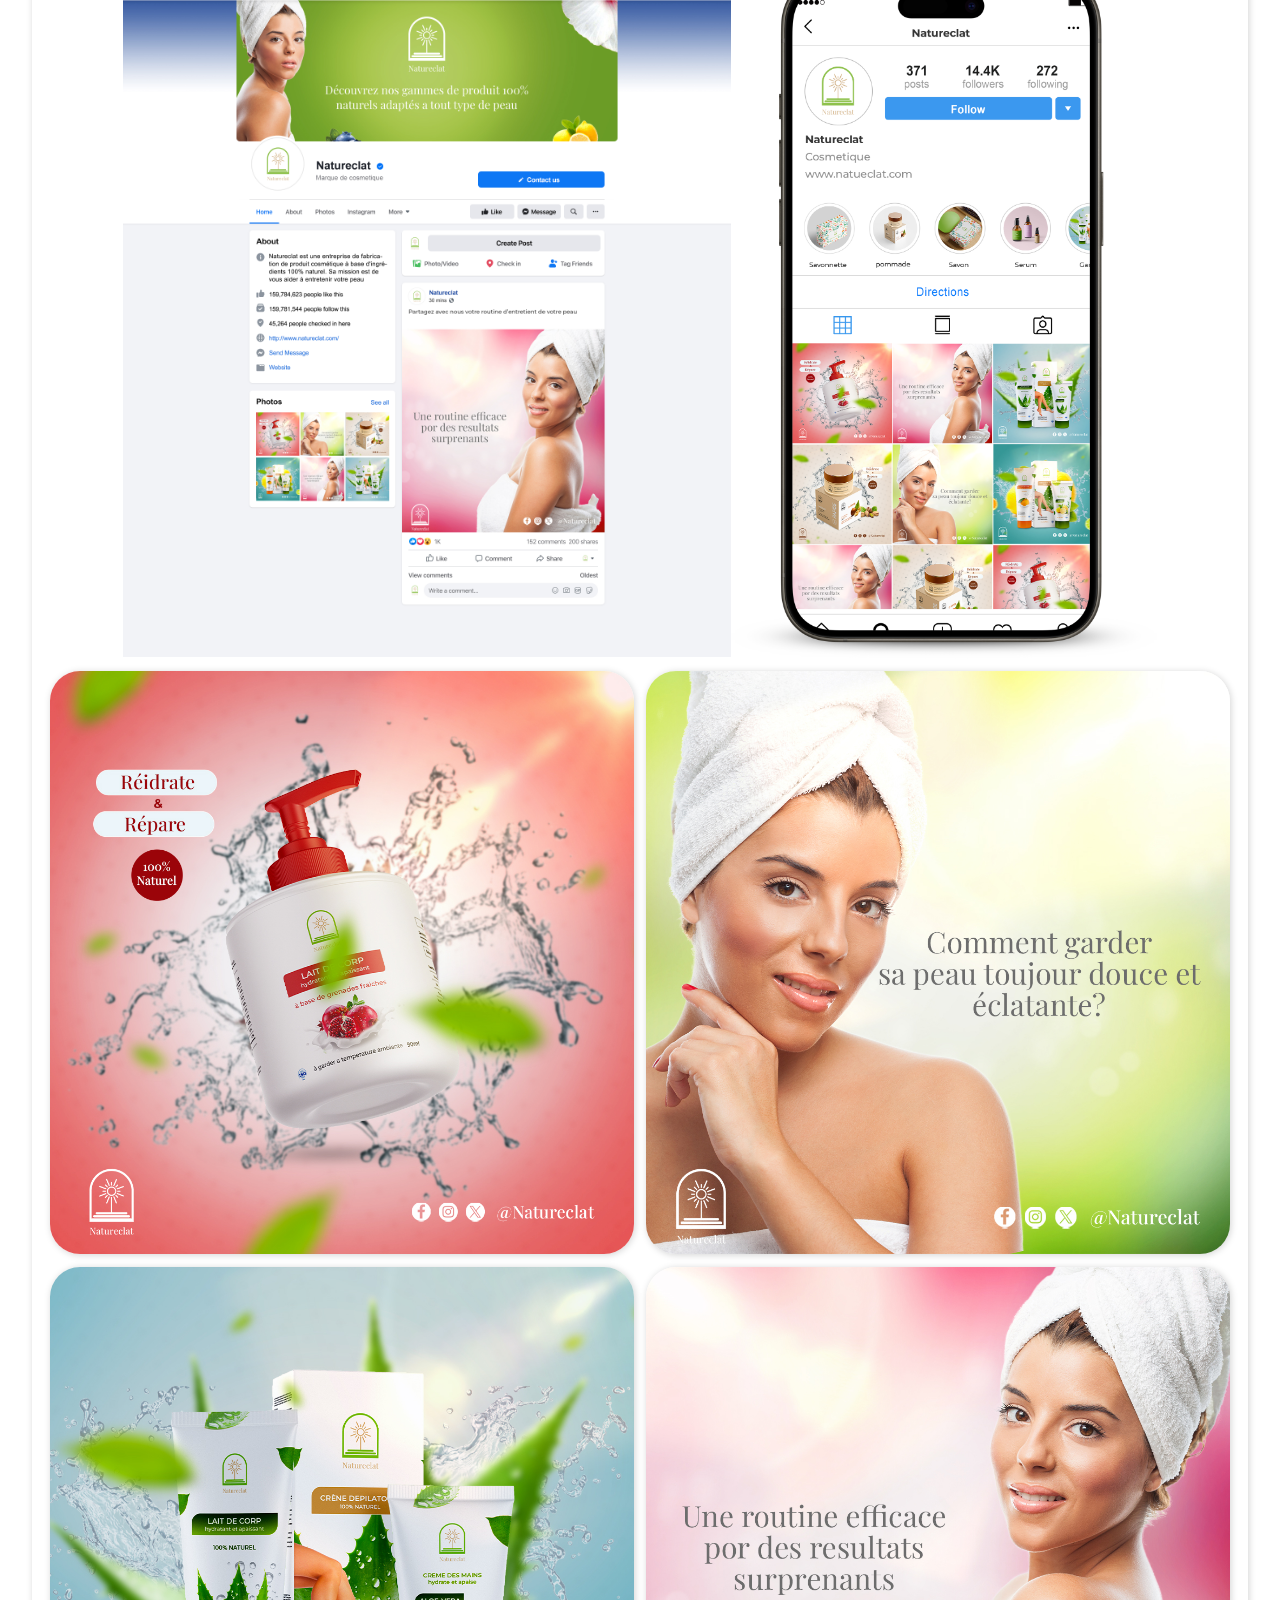
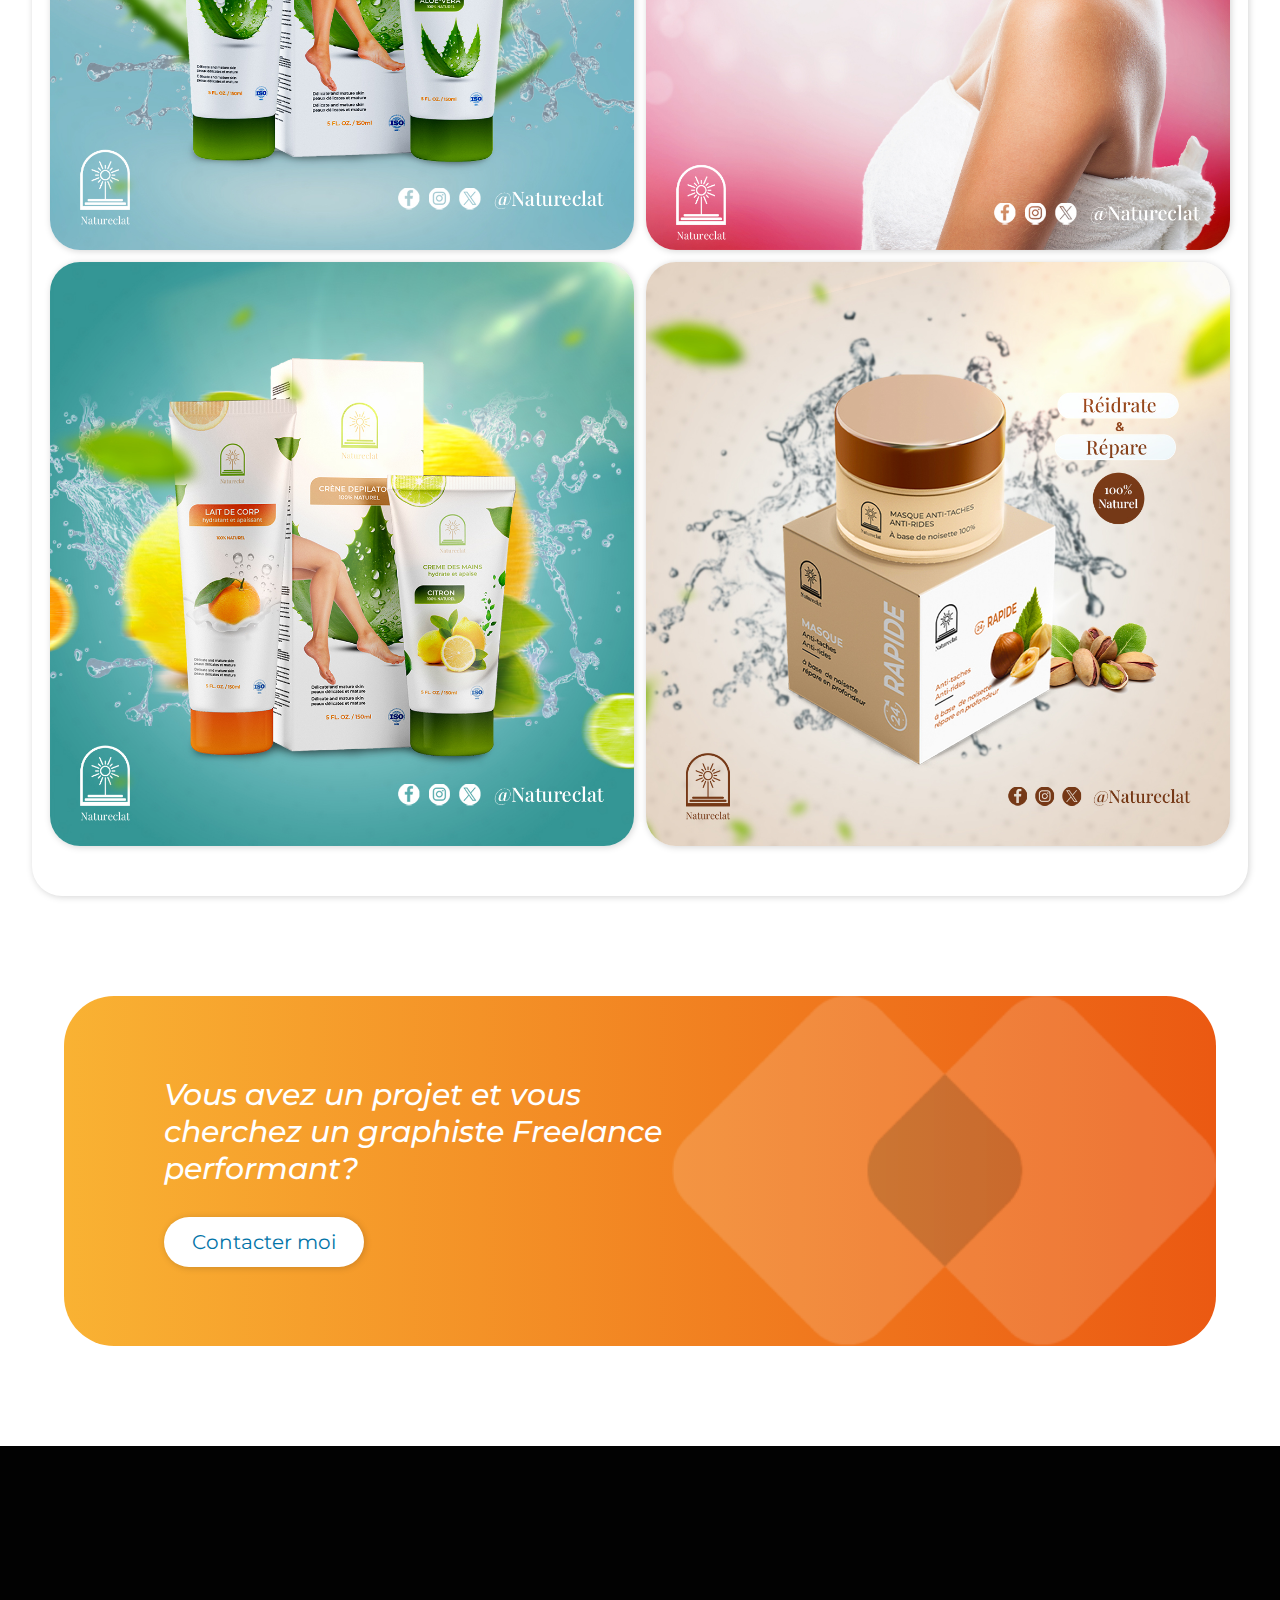
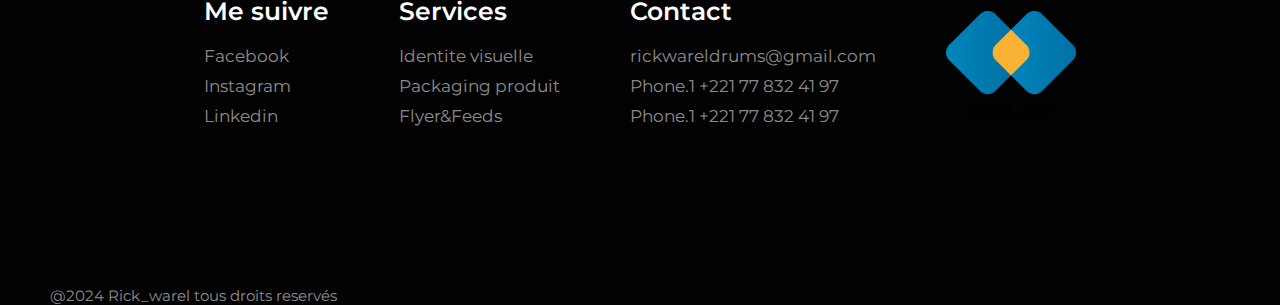
<file: page_html/pages portfolio/natureclat.html>
<!DOCTYPE html>
<html lang="en">
<head>
    <meta charset="UTF-8">
    <meta name="viewport" content="width=device-width, initial-scale=1.0">
    <link rel="shortcut icon" type="x-icon" href="/images/logo_avec_carré.png">
    <title>Rick_warel</title>
    <link rel="stylesheet" href="https://cdnjs.cloudflare.com/ajax/libs/font-awesome/6.6.0/css/all.min.css" integrity="sha512-Kc323vGBEqzTmouAECnVceyQqyqdsSiqLQISBL29aUW4U/M7pSPA/gEUZQqv1cwx4OnYxTxve5UMg5GT6L4JJg==" crossorigin="anonymous" referrerpolicy="no-referrer" />
    <link rel="stylesheet" href="/pages_css/pages portfolio/natureclat.css">
    <link rel="preconnect" href="https://fonts.googleapis.com">
    <link rel="preconnect" href="https://fonts.gstatic.com" crossorigin>
    <link href="https://fonts.googleapis.com/css2?family=Pacifico&display=swap" rel="stylesheet">
    <link href="https://fonts.googleapis.com/css2?family=Montserrat:ital,wght@0,100..900;1,100..900&display=swap" rel="stylesheet">
    <link href="https://fonts.googleapis.com/css2?family=Bangers&family=Montserrat:ital,wght@0,100..900;1,100..900&display=swap" rel="stylesheet">
    <link href="https://fonts.googleapis.com/css2?family=Monoton&display=swap" rel="stylesheet">

</head>
<body>
    
    <header>
        <div class="header-cont_nav">
            <a href="/index.html" class="header-cont_nav-logo"><img class="image_logo" src="/images/Fichier 5.png" alt=""></a>

            <div class="header-cont_nav-cont_button">
                <a href="/index.html">
                    <div class="nav_cont_button_icon">
                        <p><i class="fa-solid fa-house fa-lg" style="color: #000000;"></i></p>
                        <p class="nav-button">Acceuil</p>
                    </div>
                </a>

                <a href="/page_html/portfolio.html">
                    <div class="nav_cont_button_icon">
                        <p><i class="fa-solid fa-paintbrush fa-lg" style="color: #000000;"></i></p>
                        <p class="nav-button">Portfolio</p>
                    </div>
                </a>

                <a href="/page_html/apropo.html">
                    <div class="nav_cont_button_icon">
                        <p><i class="fa-solid fa-user fa-lg" style="color: #000000;"></i></p>
                        <p class="nav-button">A-propos</p>
                    </div>
                </a>

                <a href="/page_html/contact.html">
                    <div class="nav_cont_button_icon">
                        <p><i class="fa-solid fa-phone fa-lg" style="color: #000000;"></i></p>
                        <p class="nav-button">Contact</p>
                    </div>
                </a>
                
                
            </div>
            <img class="menu_burger" src="/images/menu_burger.png" alt="">
        </div>
    </header>
<!-- ----------------------------------------------------------------------------- -->
                            <!-- element du projet -->

    <main>
        <div class="cont_banniere">
            <div class="image_banniere">
                <img src="/images/presentation de la marque.jpg" alt="" class="banniere">
            </div>
        </div>
    
        <div class="detail_projet">
            <p class="type_projet">IDENTITÉ VISUELLE COMPLÈTE</p>
            <p class="detail_projet">création d'une identité visuelle pour une
                marque de cosmetique <br class="separateur_texte"> qui conçoit
                 des produits adaptés a tout type de peau</p>
        </div>
        
        <div class="cont_logo_colorie">
            <img class="logo_colorie" src="/images/natureclat  logo en colueur.jpg" alt="">
            <img class="logo_colorie" src="/images/natureclat logo blanc.jpg" alt="">
            <img class="logo_colorie" src="/images/natureclat logo beilge.jpg" alt="">
            <img class="logo_colorie" src="/images/natureclat logo charbon.jpg" alt="">
        </div>

        <div class="cont_image_corporate">
            <img src="/images/nature éclat corporate .jpg" alt="" 
            class="corporate_natureclat">
        </div>

        <div class="cont_image_app_marque">
            <img src="/images/natureclat vitrine.jpg" alt="" class="app_marque">
            <img src="/images/natureclat street banner.jpg" alt="" class="app_marque">
        </div>

        <div class="cont_element_boutique">
            <img src="/images/natureclat polo.jpg" alt="" class="img_element_boutique">
            <img src="/images/natureclat enseigne boutique.jpg" alt="" class="img_element_boutique">
            <img src="/images/natureclat sac boutique.jpg" alt="" class="img_element_boutique">
        </div>
        

        <div class="packaging">
            <div class="conteneur_titre">
                <p class="titre_flou">PACKAGING</p>
                <div class="cont_titre_soulignement">
                    <p class="titre_superpose">PACKAGING</p>
                    <div class="souligement"></div>
                </div>
            </div>
            
            <div class="cont_pack">
                <img src="/images/natureclat bouteil de crèmes.jpg" alt="" class="image_des_cremes">
            </div>

            <div class="cont_pack">
                <img src="/images/natureclat pompe crèmes.jpg" alt="" class="image_des_cremes">
            </div>

            <div class="cont_des_jare">
                <div class="cont_jare">
                    <img src="/images/natureclat jar noisette.jpg" alt="" class="jare">
                </div>

                <div class="cont_jare">
                    <img src="/images/natureclat jar charbonjpg.jpg" alt="" class="jare">
                </div>
            </div>

            <div class="cont_des_jare">
                <div class="cont_jare">
                    <img src="/images/natureclat gamme.jpg" alt="" class="jare">
                </div>

                <div class="cont_jare">
                    <img src="/images/natureclat gamme aloé.jpg" alt="" class="jare">
                </div>
            </div>

            <div class="cont_des_jare">
                <div class="cont_jare">
                    <img src="/images/natureclat boite savon.jpg" alt="" class="jare">
                </div>

                <div class="cont_jare">
                    <img src="/images/natureclat savon.jpg" alt="" class="jare">
                </div>
            </div>


            <div class="cont_pack">
                <img src="/images/natureclat serum.jpg" alt="" class="image_des_cremes">
            </div>
            
        </div>


        <div class="social_media">

            <div class="conteneur_titre">
                <p class="titre_flou">S-MEDIA</p>
                <div class="cont_titre_soulignement">
                    <p class="titre_superpose">S-MEDIA</p>
                    <div class="souligement"></div>
                </div>
            </div>

            
            <div class="cont_social_media">
                <img src="/images/natureclat page facebook.jpg" alt="" class="page_facebook">
                <img src="/images/natureclat instagram .png" alt="" class="page_facebook" id="phone_insta">
            </div>

            <div class="cont_visuel">
                <img src="/images/natureclat social media  (1).jpg" alt="" class="chaque_visuel">
                <img src="/images/natureclat social media  (5).jpg" alt="" class="chaque_visuel">
            </div>

            <div class="cont_visuel">
                <img src="/images/natureclat social media  (2).jpg" alt="" class="chaque_visuel">
                <img src="/images/natureclat social media  (6).jpg" alt="" class="chaque_visuel">
            </div>

            <div class="cont_visuel">
                <img src="/images/natureclat social media  (3).jpg" alt="" class="chaque_visuel">
                <img src="/images/natureclat social media  (4).jpg" alt="" class="chaque_visuel">
            </div>
        </div>






    <!-- ----------------------------------------------------------------------------- -->

        <div class="appelle_action">
            <div class="fond_logo">
                <p class="texte_appelle">Vous avez un projet et vous <br>
                        cherchez un graphiste Freelance <br>
                        performant?
                </p>
    
                <button id="bouton_appelle" class="en_savoir_plus">Contacter moi</button>
            </div>
                
        </div>
    </main>
    






    


    <footer>
        <div class="conteneur_footer">

            <div class="les_liens">
                <p class="titre_prestation">Me suivre</p>
                <p class="les_servives_footer"><a href="" class="services_footer">Facebook</a></p>
                <p class="les_servives_footer"><a href="" class="services_footer">Instagram</a></p>
                <p class="les_servives_footer"><a href="" class="services_footer">Linkedin</a></p>
                
            </div>

            <div class="les_liens">
                <p class="titre_prestation">Services</p>
                <p class="les_servives_footer"><a href="" class="services_footer">Identite visuelle</a></p>
                <p class="les_servives_footer"><a href="" class="services_footer">Packaging produit</a></p>
                <p class="les_servives_footer"><a href="" class="services_footer">Flyer&Feeds</a></p>
                
            </div>


            <div class="les_liens">
                <p class="titre_prestation">Contact</p>
                <p class="les_servives_footer"><a href="rickwareldrums@gmail.com" class="services_footer">rickwareldrums@gmail.com</a></p>
                <p class="les_servives_footer"><a href="" class="services_footer">Phone.1 +221 77 832 41 97</a></p>
                <p class="les_servives_footer"><a href="" class="services_footer">Phone.1 +221 77 832 41 97</a></p>               
            </div>

            <img class="logo_footer" src="/images/logo_avec_carré.png" alt="">
        </div>

        <div class="copyright">
            <p class="texte_copyrith">@2024 Rick_warel tous droits reservés</p>
        </div>
    </footer>


</body>

<script>
    document.addEventListener('scroll', () =>{
        const header = document.querySelector('header-cont_nav');
    })
</script>

<script src="/javascript/anim.js"></script>

<script>
    const menuHamburger = document.querySelector(".menu_burger")
    const navLinks = document.querySelector(".header-cont_nav-cont_button")

    menuHamburger.addEventListener('click',()=>{
    navLinks.classList.toggle('mobile-menu')
    })
</script>
</html>
</file>
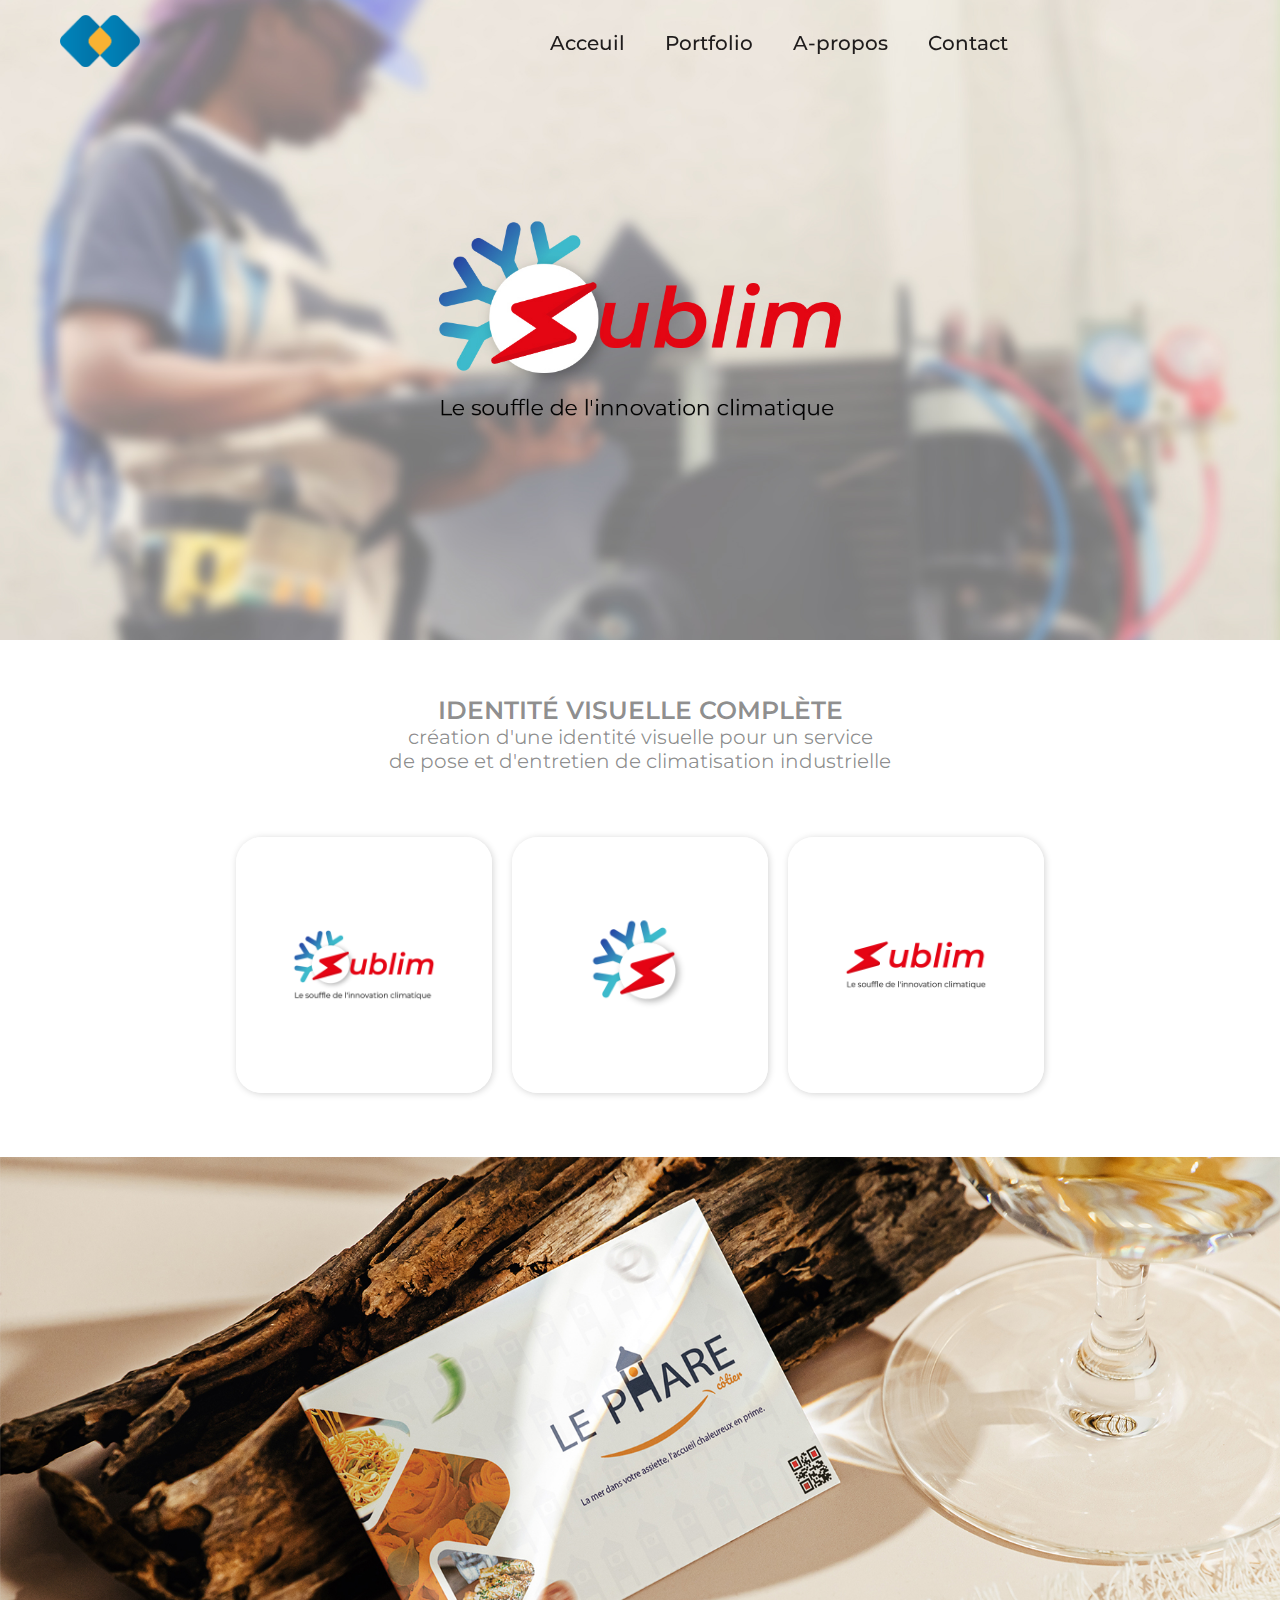
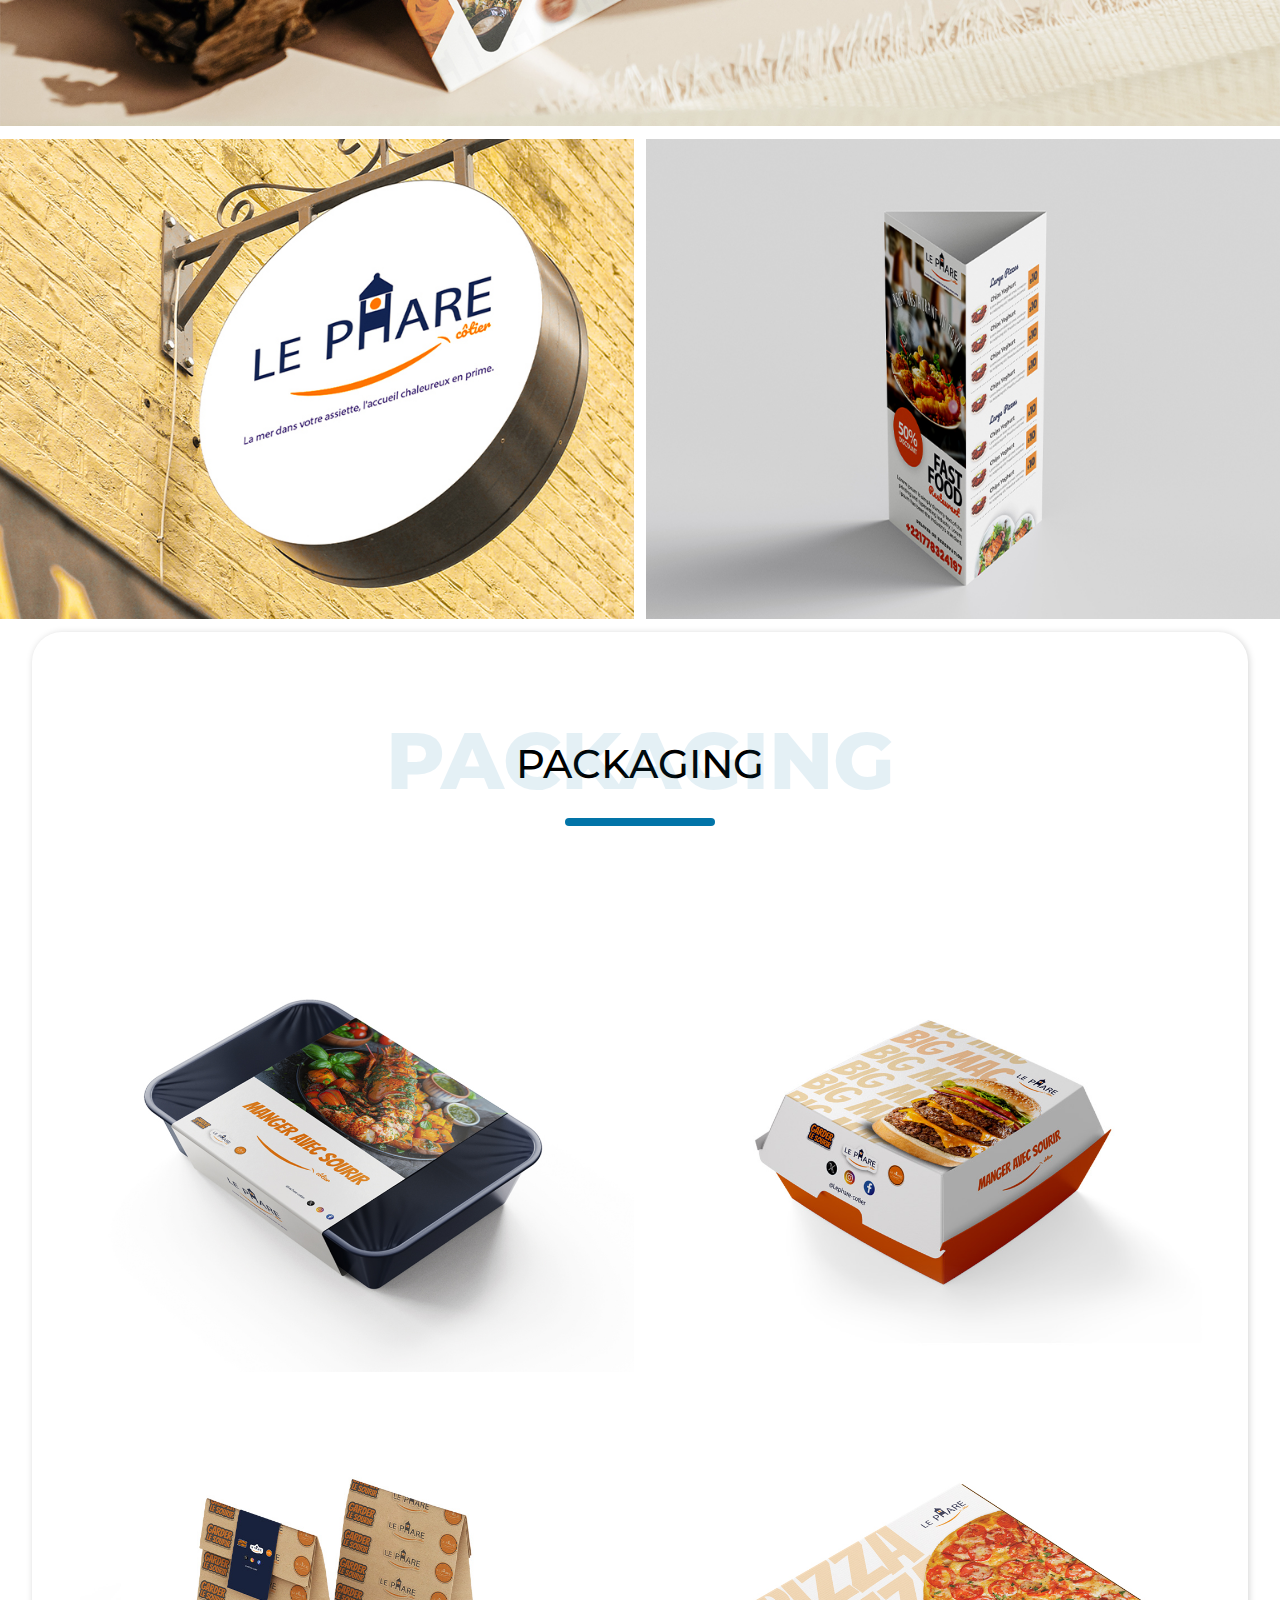
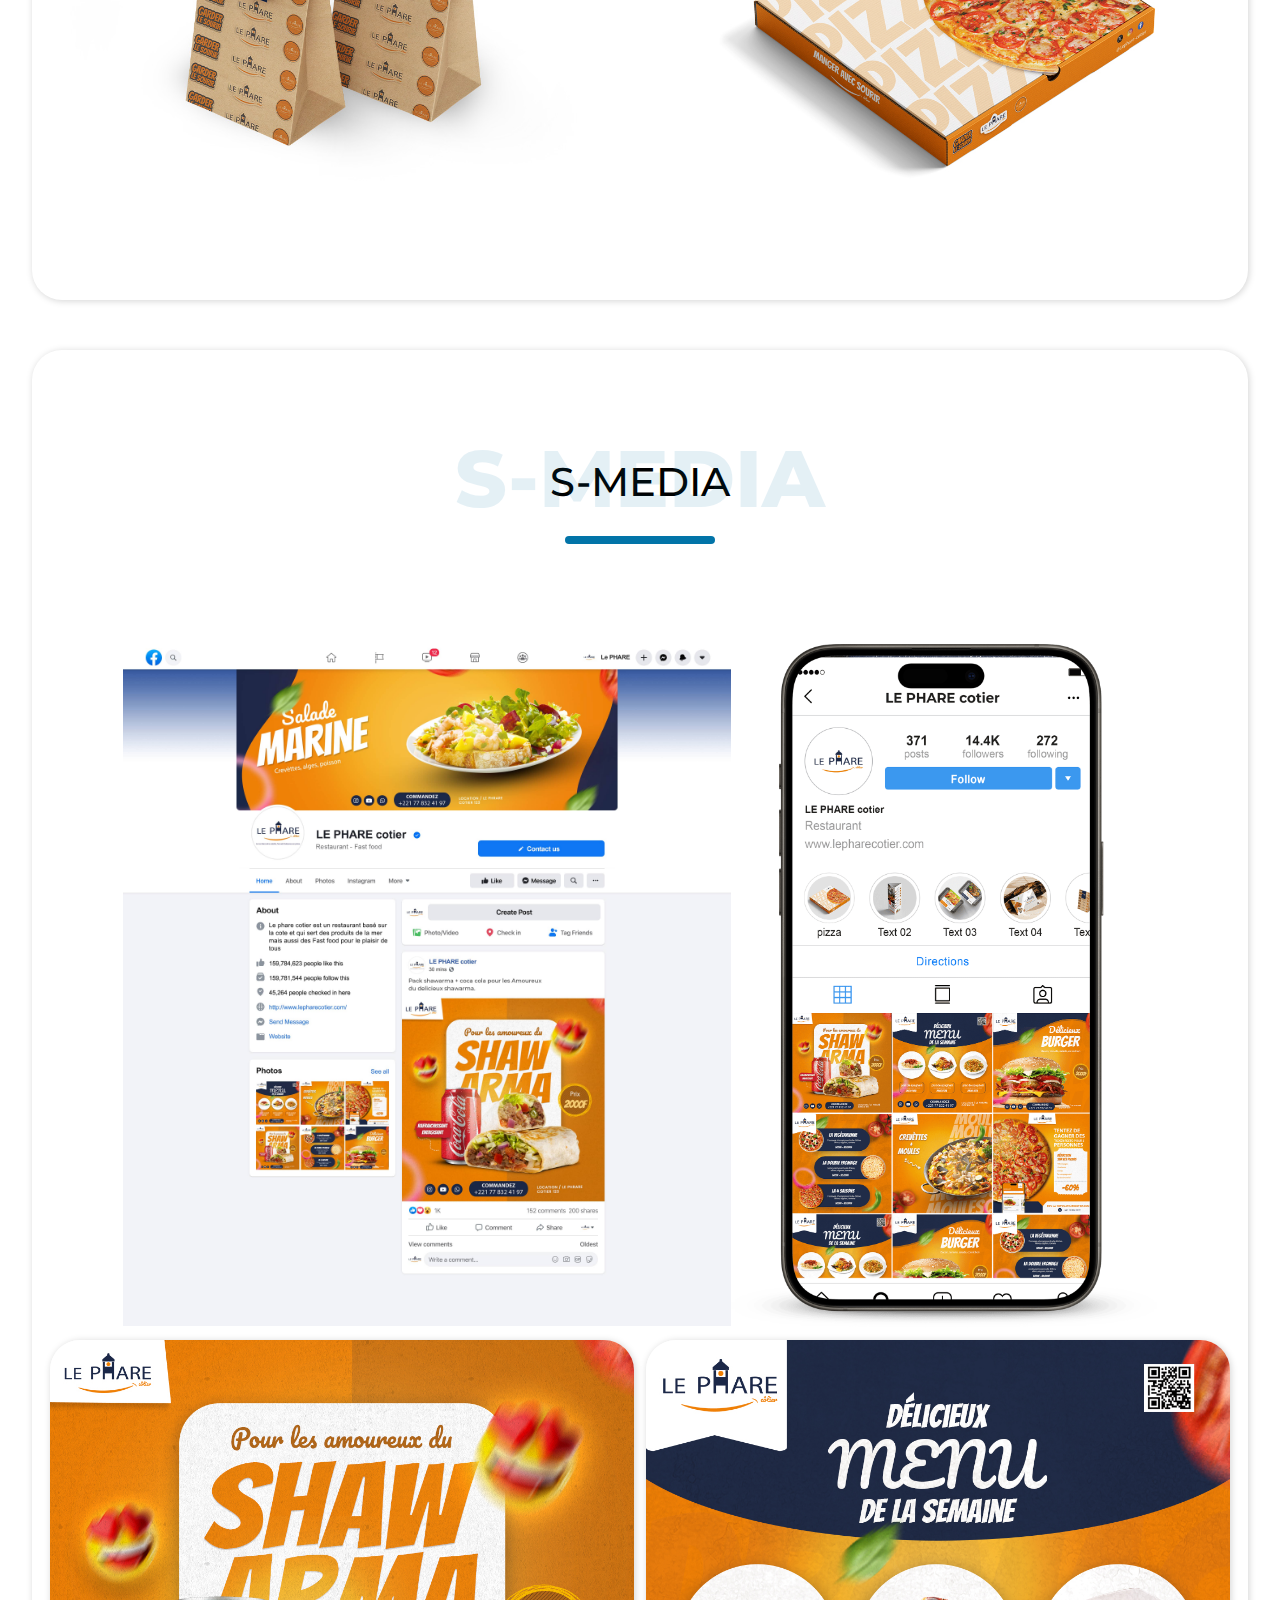
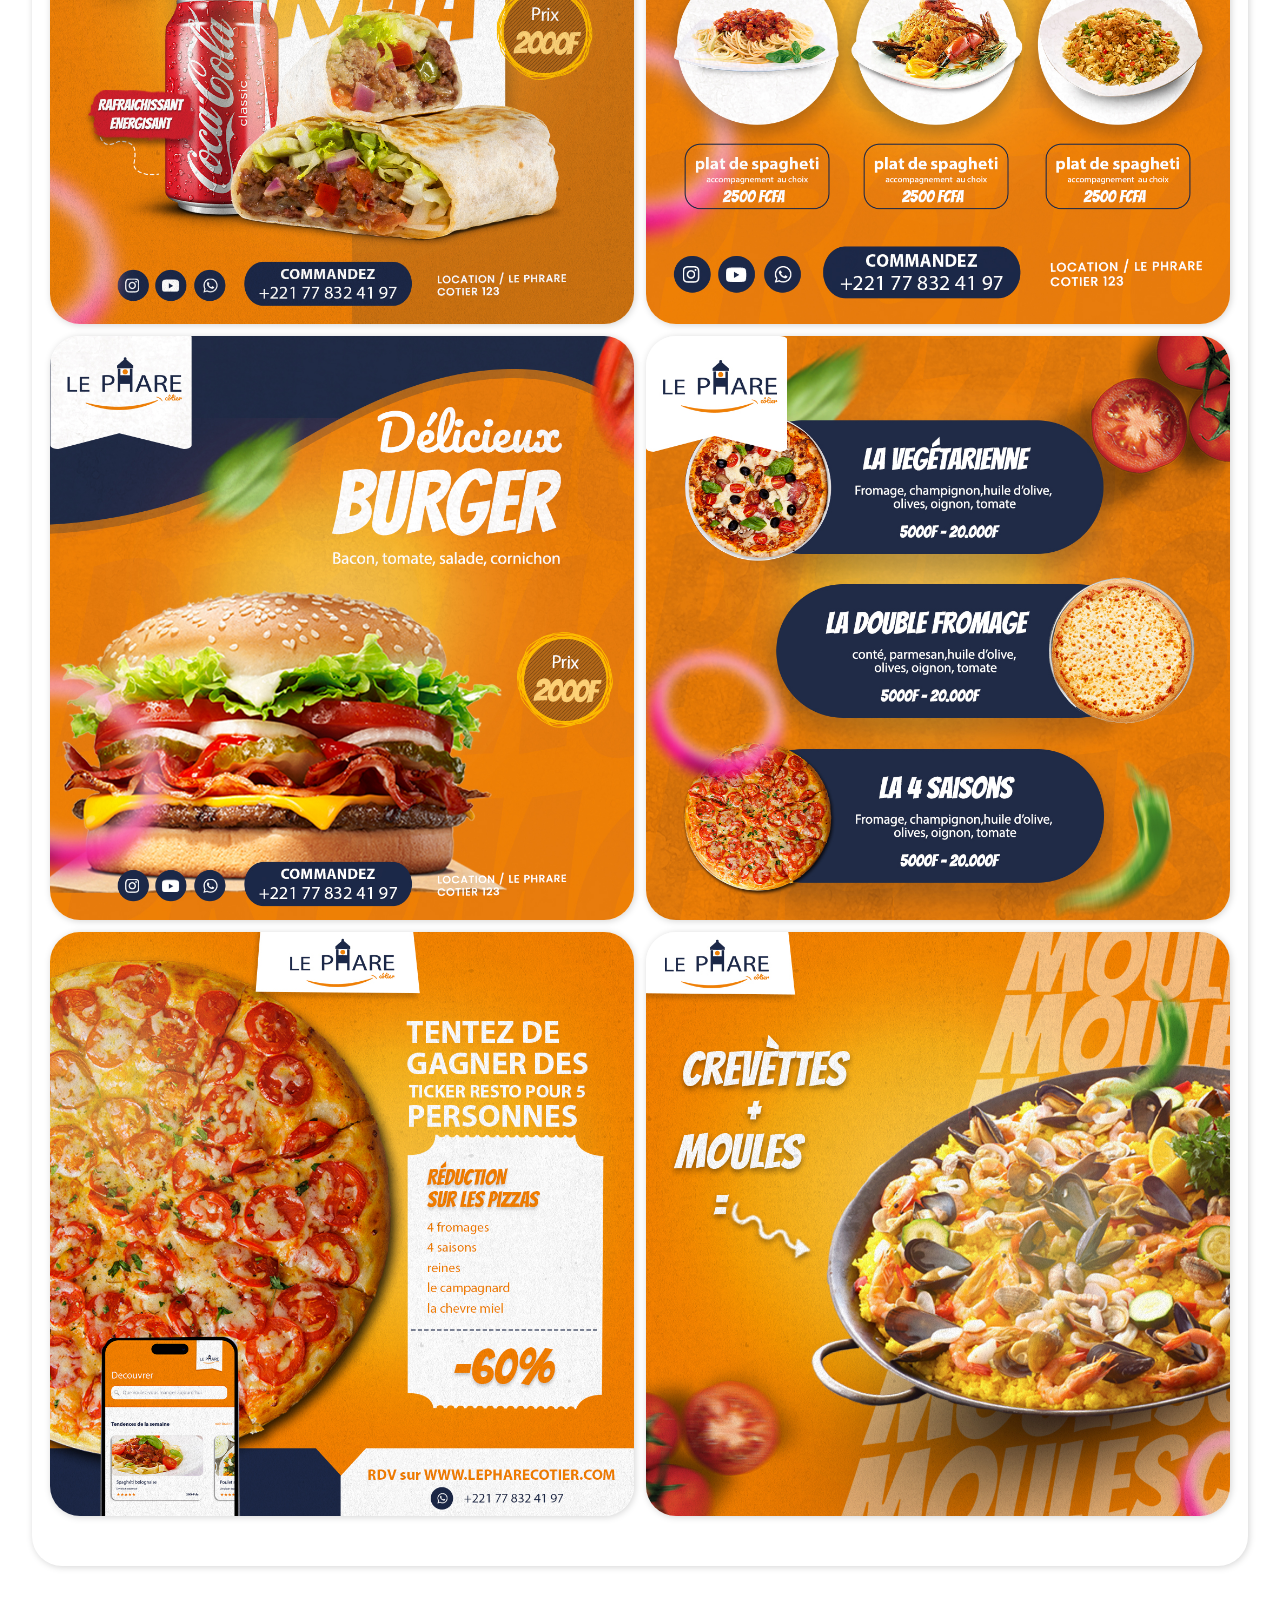
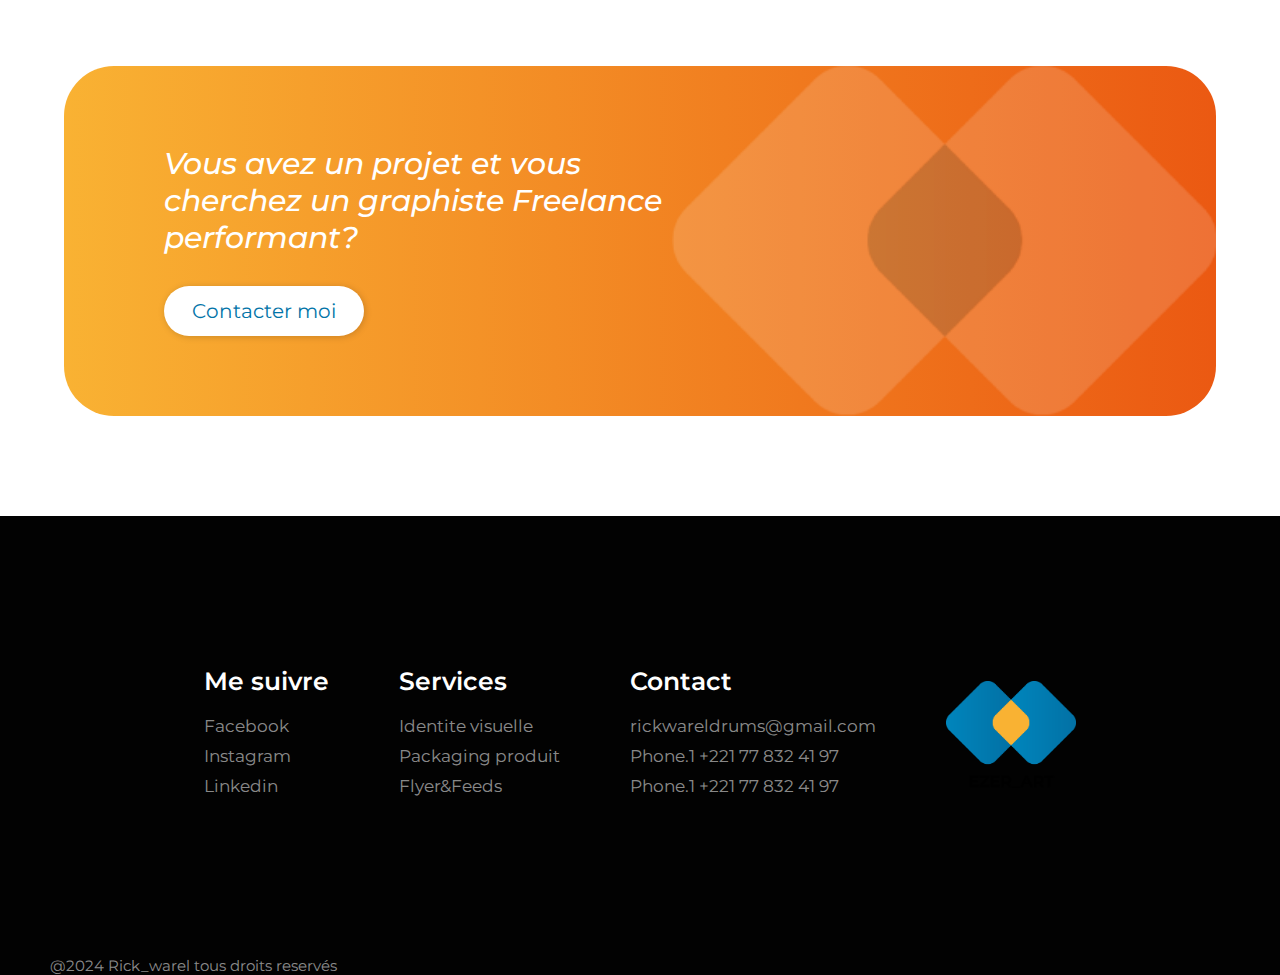
<file: page_html/pages portfolio/sublim.html>
<!DOCTYPE html>
<html lang="en">
<head>
    <meta charset="UTF-8">
    <meta name="viewport" content="width=device-width, initial-scale=1.0">
    <link rel="shortcut icon" type="x-icon" href="/images/logo_avec_carré.png">
    <title>Rick_warel</title>
    <link rel="stylesheet" href="https://cdnjs.cloudflare.com/ajax/libs/font-awesome/6.6.0/css/all.min.css" integrity="sha512-Kc323vGBEqzTmouAECnVceyQqyqdsSiqLQISBL29aUW4U/M7pSPA/gEUZQqv1cwx4OnYxTxve5UMg5GT6L4JJg==" crossorigin="anonymous" referrerpolicy="no-referrer" />
    <link rel="stylesheet" href="/pages_css/pages portfolio/sublim.css">
    <link rel="preconnect" href="https://fonts.googleapis.com">
    <link rel="preconnect" href="https://fonts.gstatic.com" crossorigin>
    <link href="https://fonts.googleapis.com/css2?family=Pacifico&display=swap" rel="stylesheet">
    <link href="https://fonts.googleapis.com/css2?family=Montserrat:ital,wght@0,100..900;1,100..900&display=swap" rel="stylesheet">
    <link href="https://fonts.googleapis.com/css2?family=Bangers&family=Montserrat:ital,wght@0,100..900;1,100..900&display=swap" rel="stylesheet">
    <link href="https://fonts.googleapis.com/css2?family=Monoton&display=swap" rel="stylesheet">

</head>
<body>
    
    <header>
        <div class="header-cont_nav">
            <a href="/index.html" class="header-cont_nav-logo"><img class="image_logo" src="/images/Fichier 5.png" alt=""></a>

            <div class="header-cont_nav-cont_button">
                <a href="/index.html">
                    <div class="nav_cont_button_icon">
                        <p><i class="fa-solid fa-house fa-lg" style="color: #000000;"></i></p>
                        <p class="nav-button">Acceuil</p>
                    </div>
                </a>

                <a href="/page_html/portfolio.html">
                    <div class="nav_cont_button_icon">
                        <p><i class="fa-solid fa-paintbrush fa-lg" style="color: #000000;"></i></p>
                        <p class="nav-button">Portfolio</p>
                    </div>
                </a>

                <a href="/page_html/apropo.html">
                    <div class="nav_cont_button_icon">
                        <p><i class="fa-solid fa-user fa-lg" style="color: #000000;"></i></p>
                        <p class="nav-button">A-propos</p>
                    </div>
                </a>

                <a href="/page_html/contact.html">
                    <div class="nav_cont_button_icon">
                        <p><i class="fa-solid fa-phone fa-lg" style="color: #000000;"></i></p>
                        <p class="nav-button">Contact</p>
                    </div>
                </a>
                
                
            </div>
            <img class="menu_burger" src="/images/menu_burger.png" alt="">
        </div>
    </header>
<!-- ----------------------------------------------------------------------------- -->
                            <!-- element du projet -->

    <main>
        <div class="cont_banniere">
            <div class="image_banniere">
                <img src="/images/sublim  presentation.jpg" alt="" class="banniere">
            </div>
        </div>
    
        <div class="detail_projet">
            <p class="type_projet">IDENTITÉ VISUELLE COMPLÈTE</p>
            <p class="detail_projet">création d'une identité visuelle pour un
                service <br class="separateur_texte"> de pose et d'entretien de climatisation industrielle</p>
        </div>
        
        <div class="cont_logo_colorie">
            <img class="logo_colorie" src="/images/sublim logo complet.jpg" alt="">
            <img class="logo_colorie" src="/images/sublim logo symbole.jpg" alt="">
            <img class="logo_colorie" src="/images/sublim logotype.jpg" alt="">
        </div>

        <div class="cont_image_corporate">
            <img src="/images/le phrare carte visite.jpg" alt="" 
            class="corporate_natureclat">
        </div>

        <div class="cont_image_app_marque">
            <img src="/images/le phare enseigne.jpg" alt="" class="app_marque">
            <img src="/images/le phare carte table.jpg" alt="" class="app_marque">
        </div>


        <div class="packaging">
            <div class="conteneur_titre">
                <p class="titre_flou">PACKAGING</p>
                <div class="cont_titre_soulignement">
                    <p class="titre_superpose">PACKAGING</p>
                    <div class="souligement"></div>
                </div>
            </div>
            
        
            <div class="cont_des_jare">
                <div class="cont_jare">
                    <img src="/images/le phare barquette.jpg" alt="" class="jare">
                </div>

                <div class="cont_jare">
                    <img src="/images/le phare box burger.jpg" alt="" class="jare">
                </div>
            </div>

            <div class="cont_des_jare">
                <div class="cont_jare">
                    <img src="/images/le phare sac.jpg" alt="" class="jare">
                </div>

                <div class="cont_jare">
                    <img src="/images/le phareboite pizza.jpg" alt="" class="jare">
                </div>
            </div>

            
        </div>


        <div class="social_media">

            <div class="conteneur_titre">
                <p class="titre_flou">S-MEDIA</p>
                <div class="cont_titre_soulignement">
                    <p class="titre_superpose">S-MEDIA</p>
                    <div class="souligement"></div>
                </div>
            </div>

            
            <div class="cont_social_media">
                <img src="/images/Facebook Page le phare.jpg" alt="" class="page_facebook">
                <img src="/images/phone insta le phare.png" alt="" class="page_facebook" id="phone_insta">
            </div>

            <div class="cont_visuel">
                <img src="/images/le phare social media (1).jpg" alt="" class="chaque_visuel">
                <img src="/images/le phare social media (2).jpg" alt="" class="chaque_visuel">
            </div>

            <div class="cont_visuel">
                <img src="/images/le phare social media (3).jpg" alt="" class="chaque_visuel">
                <img src="/images/le phare social media (4).jpg" alt="" class="chaque_visuel">
            </div>

            <div class="cont_visuel">
                <img src="/images/le phare social media (5).jpg" alt="" class="chaque_visuel">
                <img src="/images/le phare social media (6).jpg" alt="" class="chaque_visuel">
            </div>
        </div>






    <!-- ----------------------------------------------------------------------------- -->

        <div class="appelle_action">
            <div class="fond_logo">
                <p class="texte_appelle">Vous avez un projet et vous <br>
                        cherchez un graphiste Freelance <br>
                        performant?
                </p>
    
                <button id="bouton_appelle" class="en_savoir_plus">Contacter moi</button>
            </div>
                
        </div>
    </main>
    






    


    <footer>
        <div class="conteneur_footer">

            <div class="les_liens">
                <p class="titre_prestation">Me suivre</p>
                <p class="les_servives_footer"><a href="" class="services_footer">Facebook</a></p>
                <p class="les_servives_footer"><a href="" class="services_footer">Instagram</a></p>
                <p class="les_servives_footer"><a href="" class="services_footer">Linkedin</a></p>
                
            </div>

            <div class="les_liens">
                <p class="titre_prestation">Services</p>
                <p class="les_servives_footer"><a href="" class="services_footer">Identite visuelle</a></p>
                <p class="les_servives_footer"><a href="" class="services_footer">Packaging produit</a></p>
                <p class="les_servives_footer"><a href="" class="services_footer">Flyer&Feeds</a></p>
                
            </div>


            <div class="les_liens">
                <p class="titre_prestation">Contact</p>
                <p class="les_servives_footer"><a href="rickwareldrums@gmail.com" class="services_footer">rickwareldrums@gmail.com</a></p>
                <p class="les_servives_footer"><a href="" class="services_footer">Phone.1 +221 77 832 41 97</a></p>
                <p class="les_servives_footer"><a href="" class="services_footer">Phone.1 +221 77 832 41 97</a></p>               
            </div>

            <img class="logo_footer" src="/images/logo_avec_carré.png" alt="">
        </div>

        <div class="copyright">
            <p class="texte_copyrith">@2024 Rick_warel tous droits reservés</p>
        </div>
    </footer>


</body>

<script>
    document.addEventListener('scroll', () =>{
        const header = document.querySelector('header-cont_nav');
    })
</script>

<script src="/javascript/anim.js"></script>

<script>
    const menuHamburger = document.querySelector(".menu_burger")
    const navLinks = document.querySelector(".header-cont_nav-cont_button")

    menuHamburger.addEventListener('click',()=>{
    navLinks.classList.toggle('mobile-menu')
    })
</script>
</html>
</file>
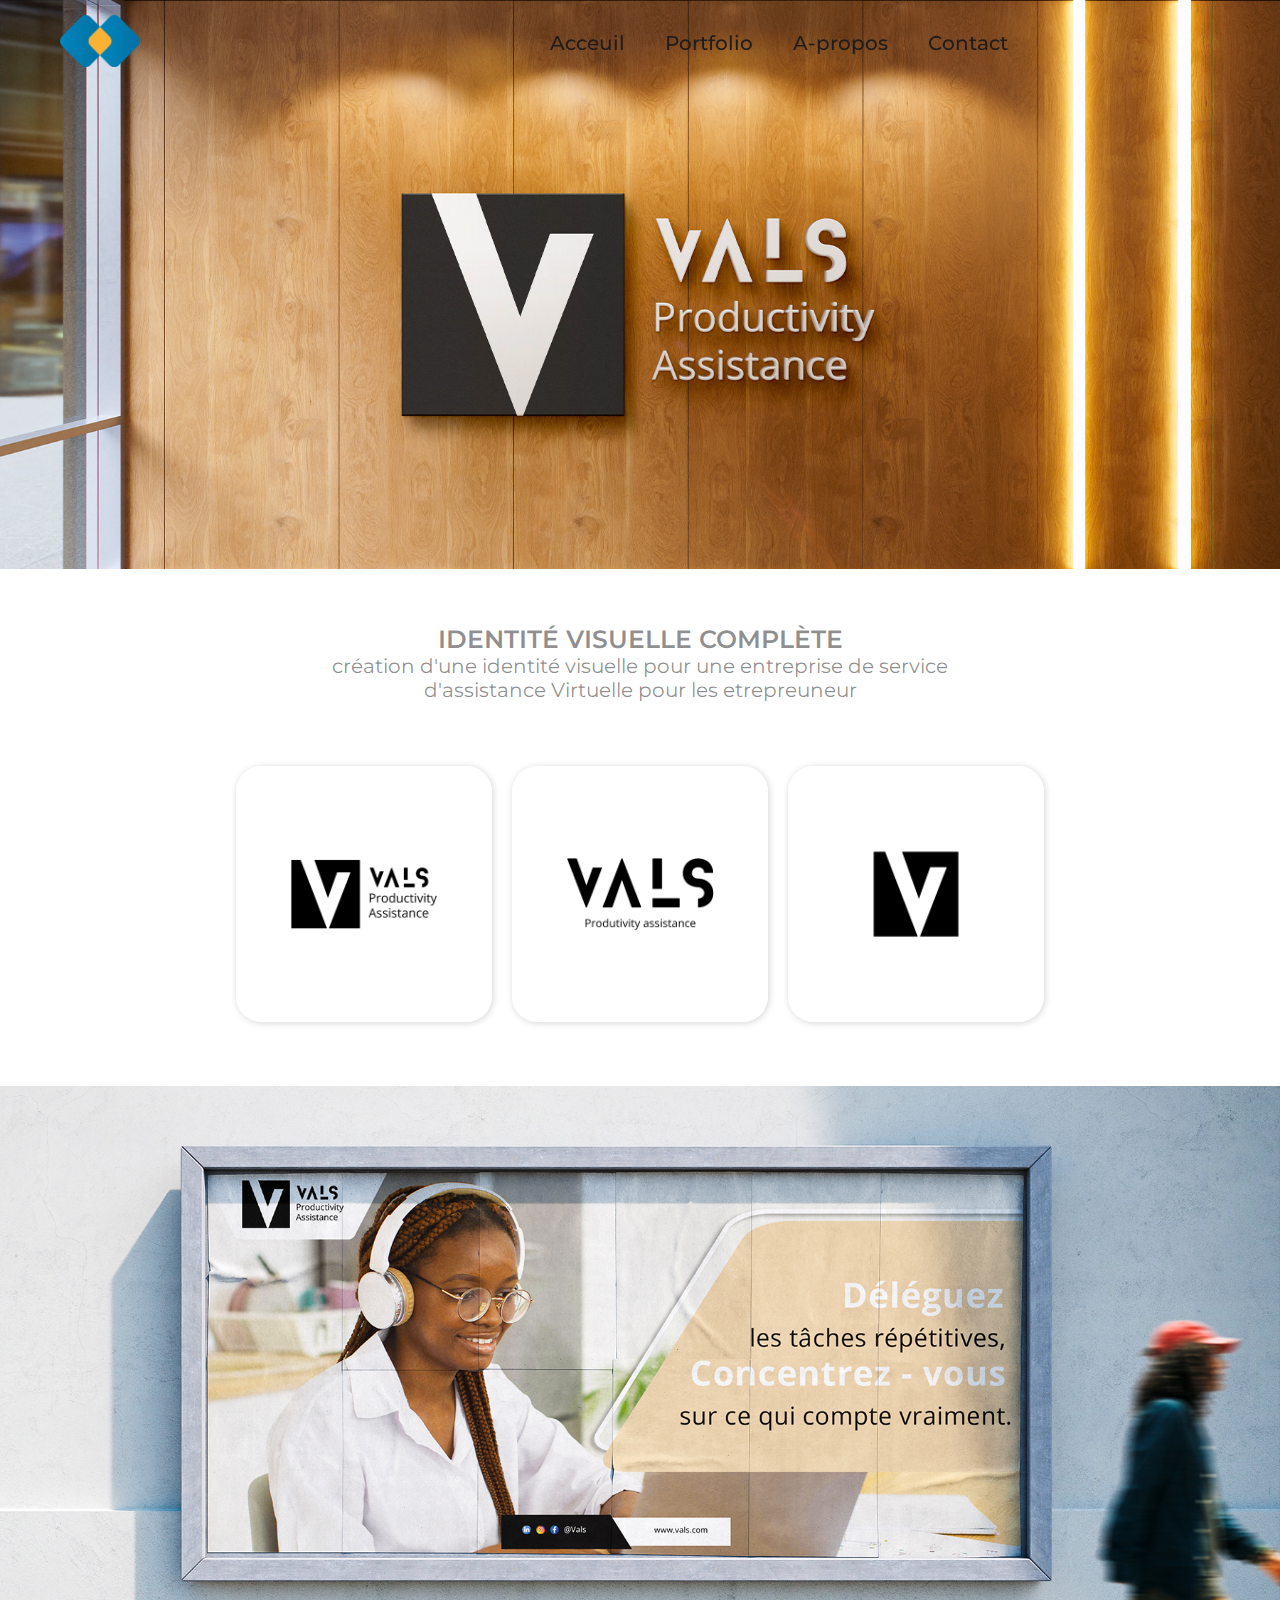
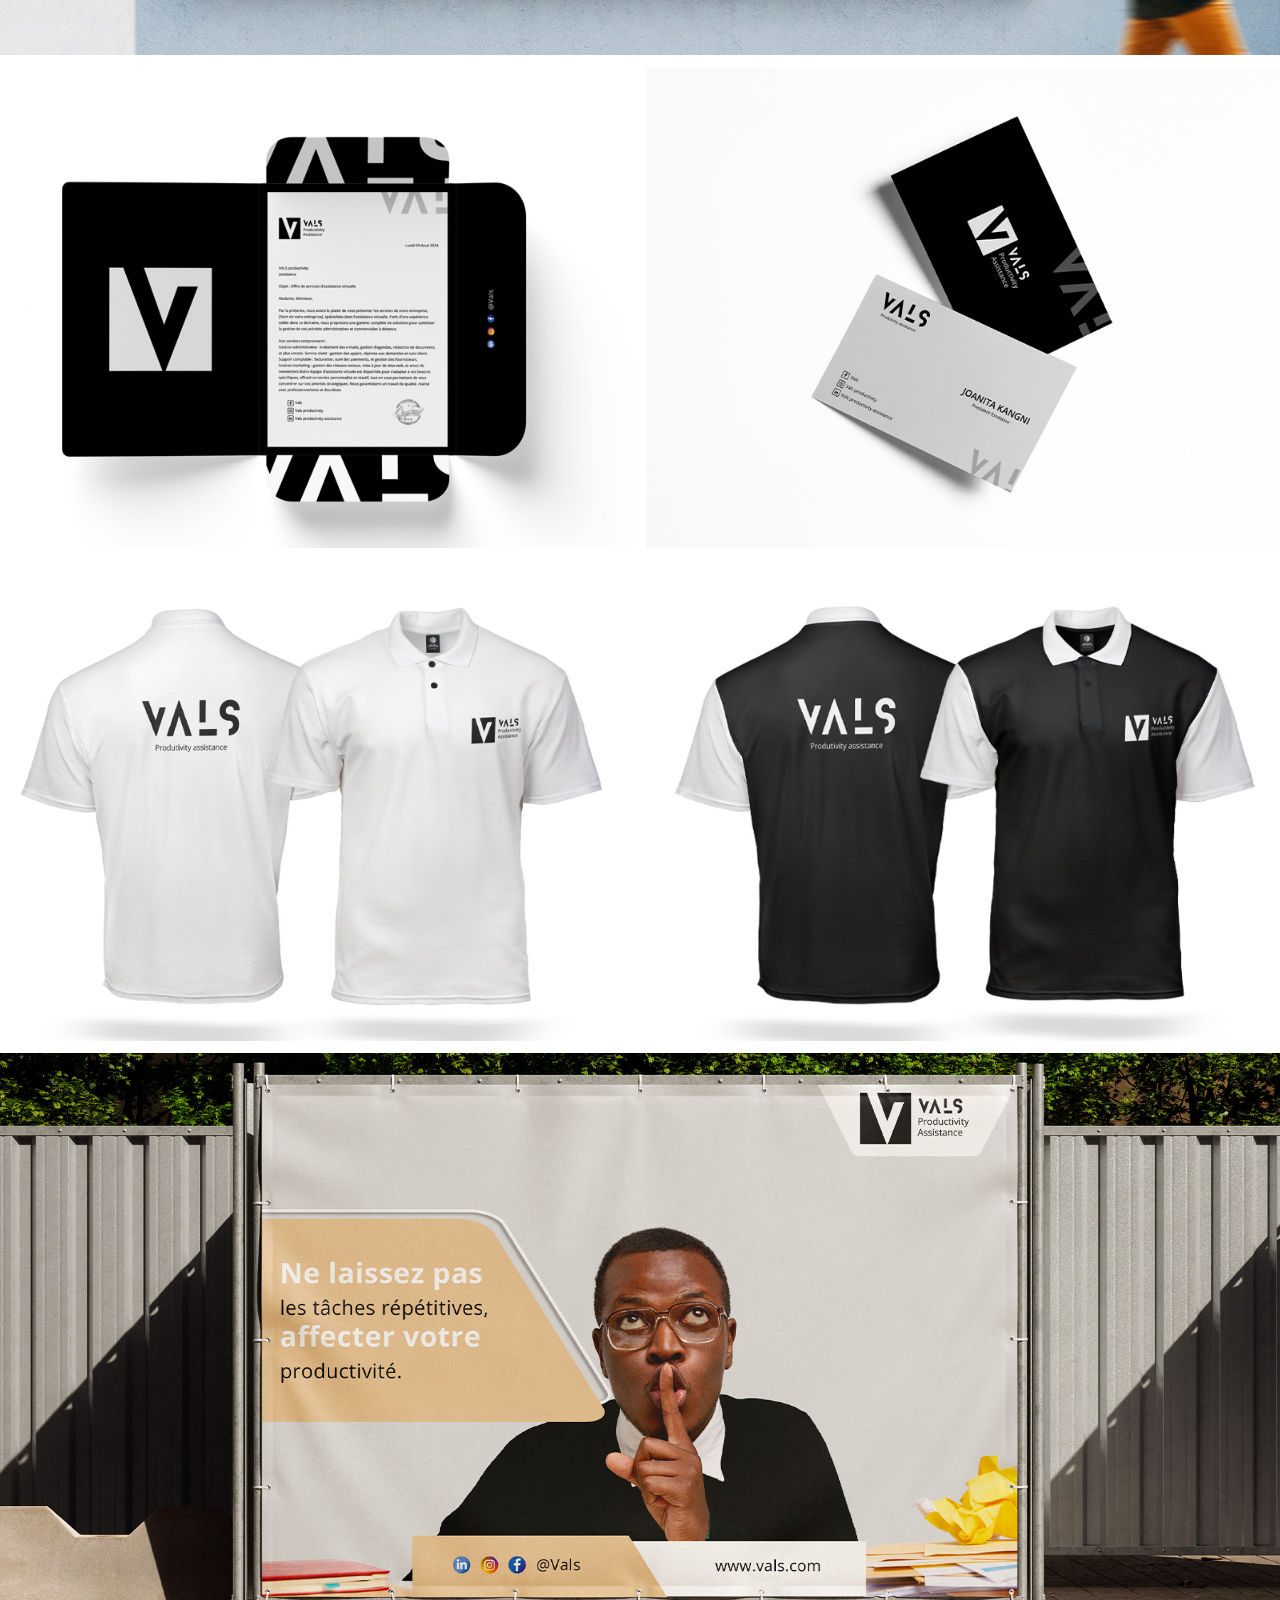
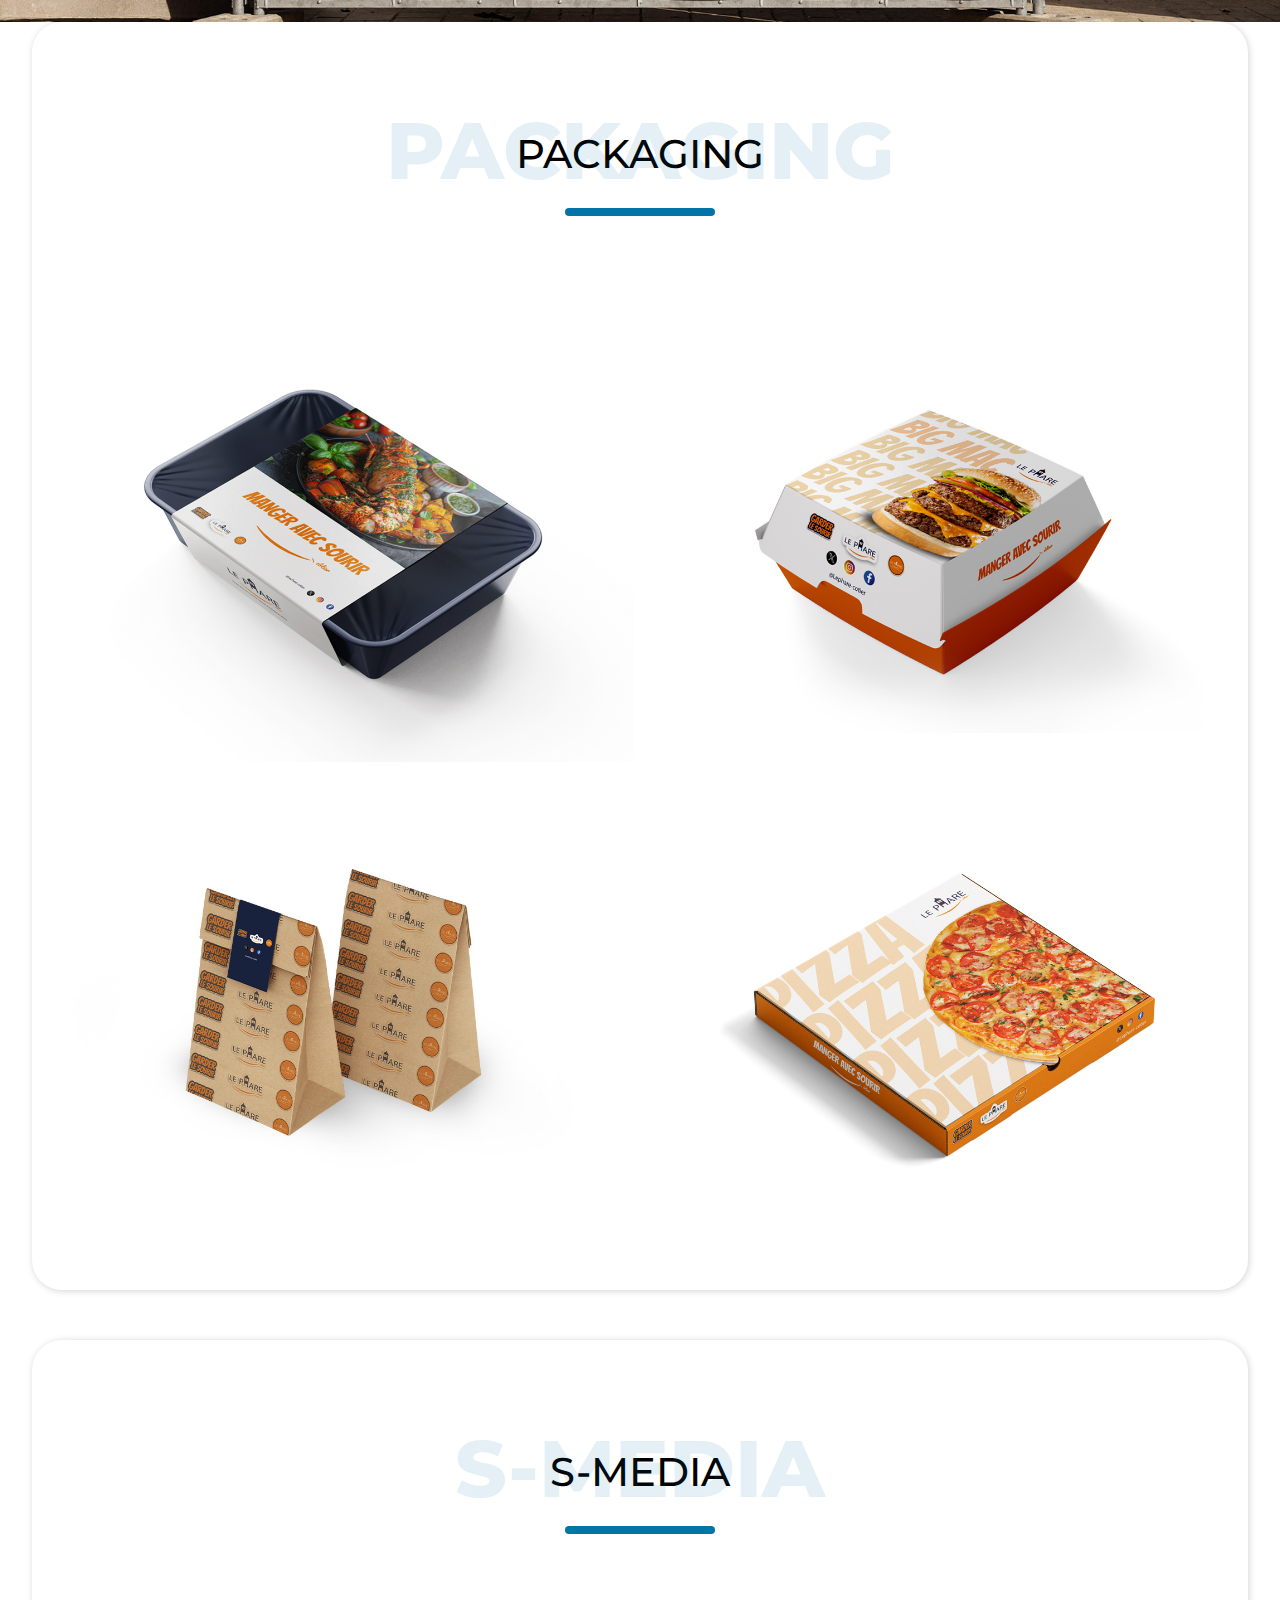
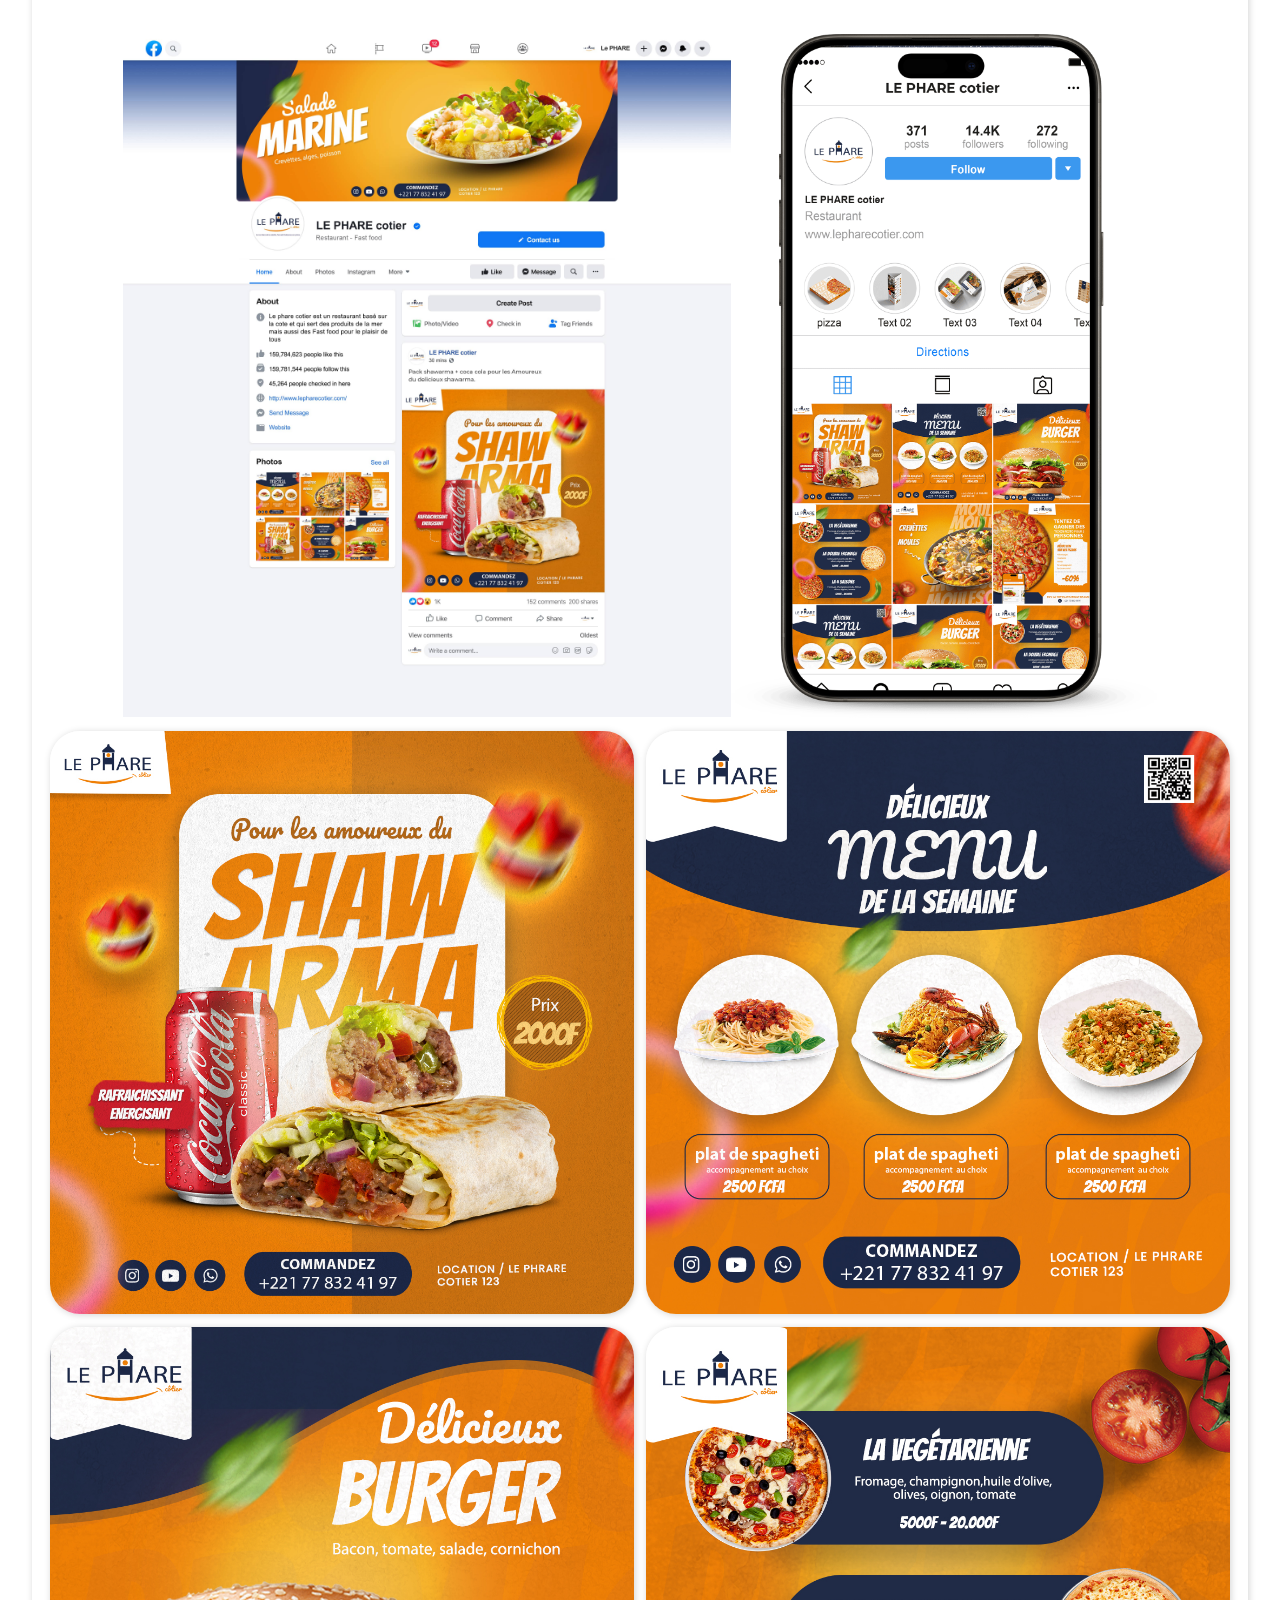
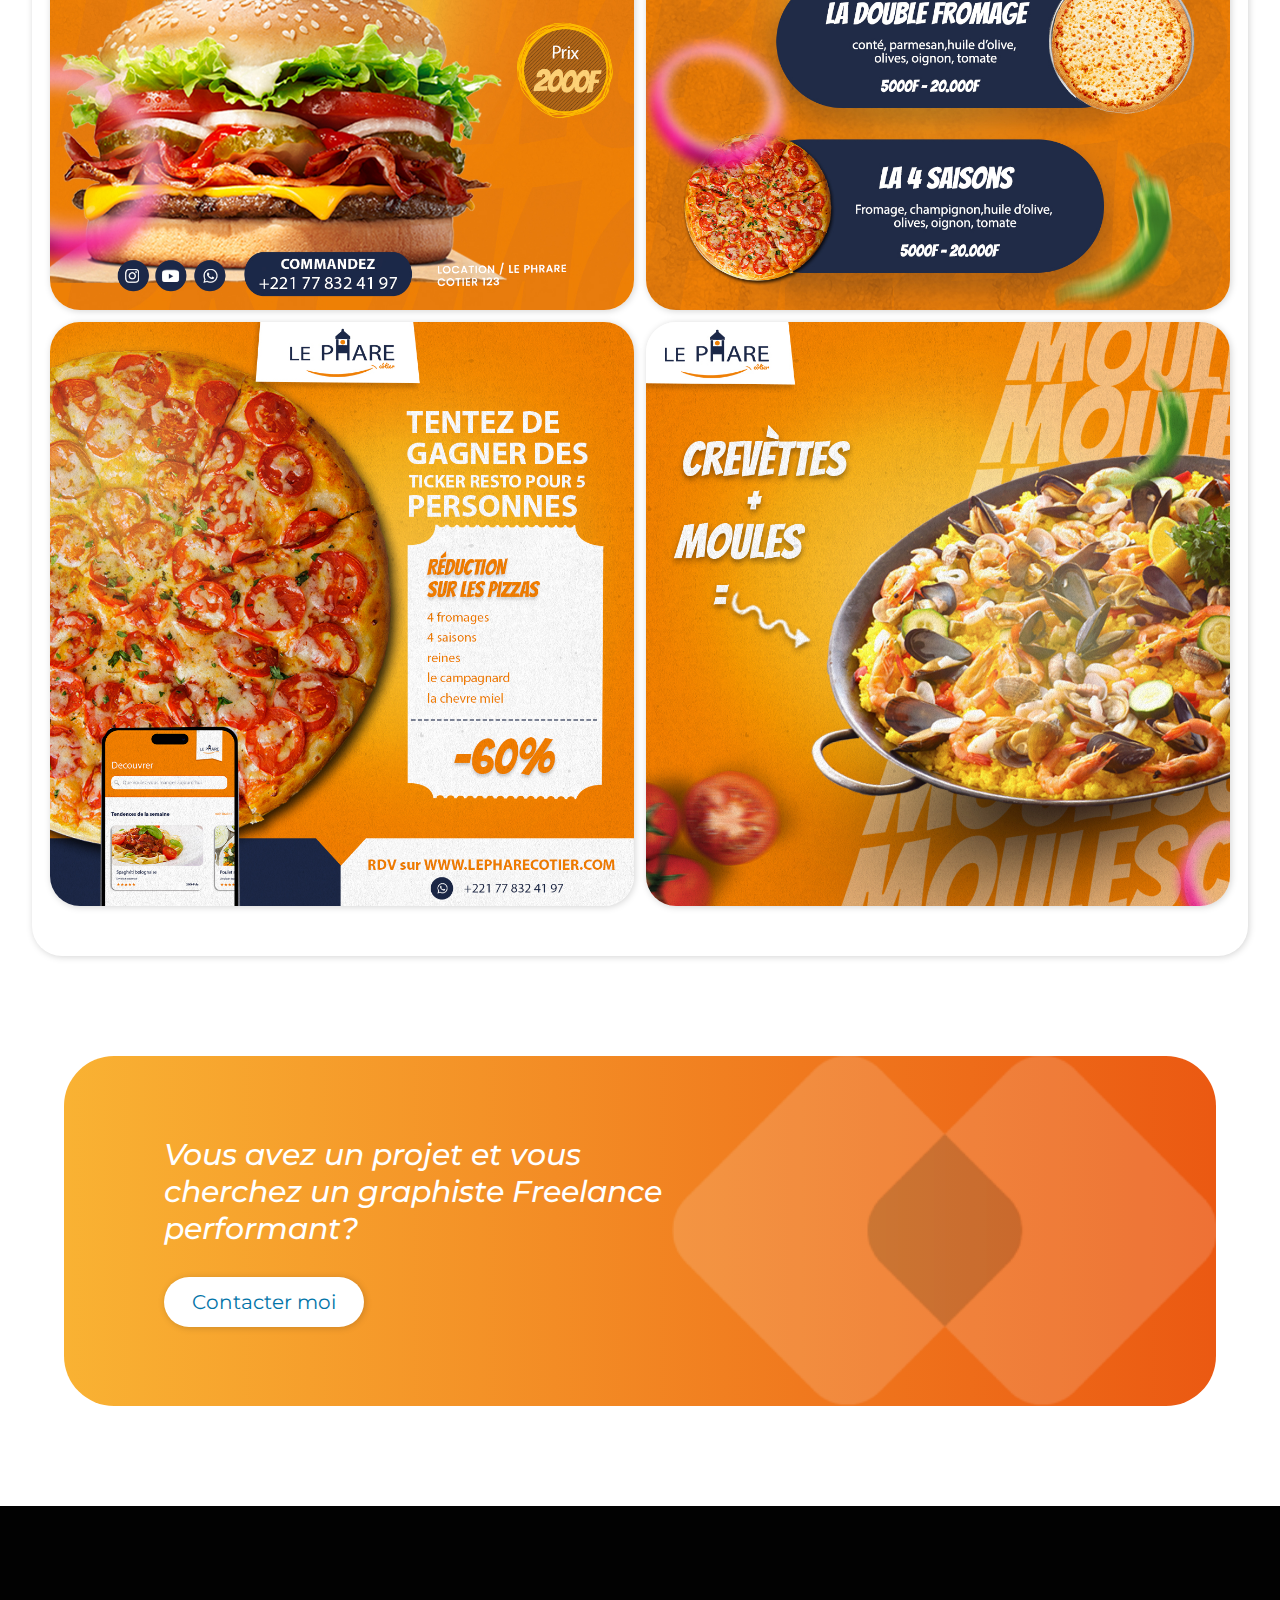
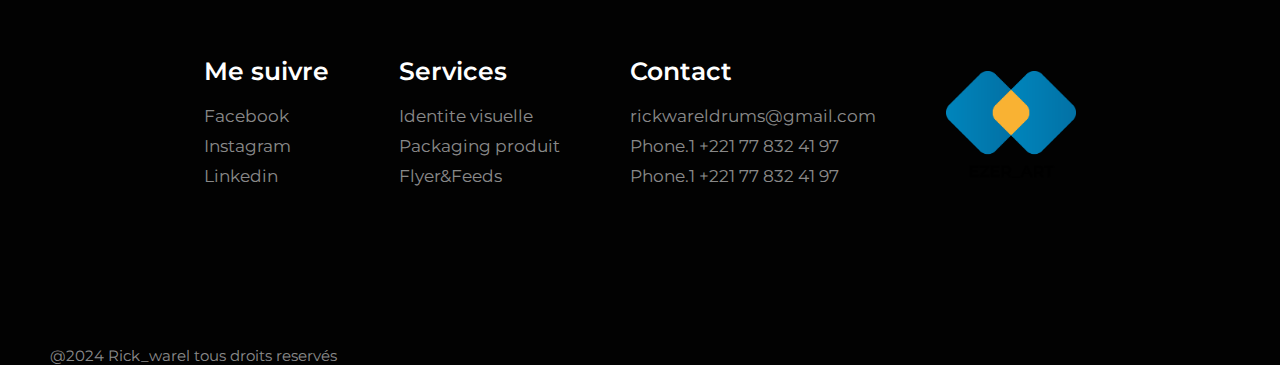
<file: page_html/pages portfolio/vals.html>
<!DOCTYPE html>
<html lang="en">
<head>
    <meta charset="UTF-8">
    <meta name="viewport" content="width=device-width, initial-scale=1.0">
    <link rel="shortcut icon" type="x-icon" href="/images/logo_avec_carré.png">
    <title>Rick_warel</title>
    <link rel="stylesheet" href="https://cdnjs.cloudflare.com/ajax/libs/font-awesome/6.6.0/css/all.min.css" integrity="sha512-Kc323vGBEqzTmouAECnVceyQqyqdsSiqLQISBL29aUW4U/M7pSPA/gEUZQqv1cwx4OnYxTxve5UMg5GT6L4JJg==" crossorigin="anonymous" referrerpolicy="no-referrer" />
    <link rel="stylesheet" href="/pages_css/pages portfolio/natureclat.css">
    <link rel="preconnect" href="https://fonts.googleapis.com">
    <link rel="preconnect" href="https://fonts.gstatic.com" crossorigin>
    <link href="https://fonts.googleapis.com/css2?family=Pacifico&display=swap" rel="stylesheet">
    <link href="https://fonts.googleapis.com/css2?family=Montserrat:ital,wght@0,100..900;1,100..900&display=swap" rel="stylesheet">
    <link href="https://fonts.googleapis.com/css2?family=Bangers&family=Montserrat:ital,wght@0,100..900;1,100..900&display=swap" rel="stylesheet">
    <link href="https://fonts.googleapis.com/css2?family=Monoton&display=swap" rel="stylesheet">

</head>
<body>
    
    <header>
        <div class="header-cont_nav">
            <a href="/index.html" class="header-cont_nav-logo"><img class="image_logo" src="/images/Fichier 5.png" alt=""></a>

            <div class="header-cont_nav-cont_button">
                <a href="/index.html">
                    <div class="nav_cont_button_icon">
                        <p><i class="fa-solid fa-house fa-lg" style="color: #000000;"></i></p>
                        <p class="nav-button">Acceuil</p>
                    </div>
                </a>

                <a href="/page_html/portfolio.html">
                    <div class="nav_cont_button_icon">
                        <p><i class="fa-solid fa-paintbrush fa-lg" style="color: #000000;"></i></p>
                        <p class="nav-button">Portfolio</p>
                    </div>
                </a>

                <a href="/page_html/apropo.html">
                    <div class="nav_cont_button_icon">
                        <p><i class="fa-solid fa-user fa-lg" style="color: #000000;"></i></p>
                        <p class="nav-button">A-propos</p>
                    </div>
                </a>

                <a href="/page_html/contact.html">
                    <div class="nav_cont_button_icon">
                        <p><i class="fa-solid fa-phone fa-lg" style="color: #000000;"></i></p>
                        <p class="nav-button">Contact</p>
                    </div>
                </a>
                
                
            </div>
            <img class="menu_burger" src="/images/menu_burger.png" alt="">
        </div>
    </header>
<!-- ----------------------------------------------------------------------------- -->
                            <!-- element du projet -->

    <main>
        <div class="cont_banniere">
            <div class="image_banniere">
                <img src="/images/vals logo_mural.jpg" alt="" class="banniere">
            </div>
        </div>
    
        <div class="detail_projet">
            <p class="type_projet">IDENTITÉ VISUELLE COMPLÈTE</p>
            <p class="detail_projet">création d'une identité visuelle pour une
                entreprise de service  <br class="separateur_texte">d'assistance Virtuelle pour les etrepreuneur</p>
        </div>
        
        <div class="cont_logo_colorie">
            <img class="logo_colorie" src="/images/vals logo blanc.jpg" alt="">
            <img class="logo_colorie" src="/images/vals logotype.jpg" alt="">
            <img class="logo_colorie" src="/images/VALS LOGO SYMBOLE.jpg" alt="">
        </div>

        <div class="cont_image_corporate">
            <img src="/images/vals street flyer.jpg" alt="" 
            class="corporate_natureclat">
        </div>

        <div class="cont_image_app_marque">
            <img src="/images/vals document.jpg" alt="" class="app_marque">
            <img src="/images/vals carte de visite.jpg" alt="" class="app_marque">
        </div>

        <div class="cont_image_app_marque">
            <img src="/images/vals polo blanc.jpg" alt="" class="app_marque">
            <img src="/images/vals polo noir.jpg" alt="" class="app_marque">
        </div>

        <div class="cont_image_corporate">
            <img src="/images/vals street flyer 2.jpg" alt="" 
            class="corporate_natureclat">
        </div>


        <div class="packaging">
            <div class="conteneur_titre">
                <p class="titre_flou">PACKAGING</p>
                <div class="cont_titre_soulignement">
                    <p class="titre_superpose">PACKAGING</p>
                    <div class="souligement"></div>
                </div>
            </div>
            
        
            <div class="cont_des_jare">
                <div class="cont_jare">
                    <img src="/images/le phare barquette.jpg" alt="" class="jare">
                </div>

                <div class="cont_jare">
                    <img src="/images/le phare box burger.jpg" alt="" class="jare">
                </div>
            </div>

            <div class="cont_des_jare">
                <div class="cont_jare">
                    <img src="/images/le phare sac.jpg" alt="" class="jare">
                </div>

                <div class="cont_jare">
                    <img src="/images/le phareboite pizza.jpg" alt="" class="jare">
                </div>
            </div>

            
        </div>


        <div class="social_media">

            <div class="conteneur_titre">
                <p class="titre_flou">S-MEDIA</p>
                <div class="cont_titre_soulignement">
                    <p class="titre_superpose">S-MEDIA</p>
                    <div class="souligement"></div>
                </div>
            </div>

            
            <div class="cont_social_media">
                <img src="/images/Facebook Page le phare.jpg" alt="" class="page_facebook">
                <img src="/images/phone insta le phare.png" alt="" class="page_facebook" id="phone_insta">
            </div>

            <div class="cont_visuel">
                <img src="/images/le phare social media (1).jpg" alt="" class="chaque_visuel">
                <img src="/images/le phare social media (2).jpg" alt="" class="chaque_visuel">
            </div>

            <div class="cont_visuel">
                <img src="/images/le phare social media (3).jpg" alt="" class="chaque_visuel">
                <img src="/images/le phare social media (4).jpg" alt="" class="chaque_visuel">
            </div>

            <div class="cont_visuel">
                <img src="/images/le phare social media (5).jpg" alt="" class="chaque_visuel">
                <img src="/images/le phare social media (6).jpg" alt="" class="chaque_visuel">
            </div>
        </div>






    <!-- ----------------------------------------------------------------------------- -->

        <div class="appelle_action">
            <div class="fond_logo">
                <p class="texte_appelle">Vous avez un projet et vous <br>
                        cherchez un graphiste Freelance <br>
                        performant?
                </p>
    
                <button id="bouton_appelle" class="en_savoir_plus">Contacter moi</button>
            </div>
                
        </div>
    </main>
    






    


    <footer>
        <div class="conteneur_footer">

            <div class="les_liens">
                <p class="titre_prestation">Me suivre</p>
                <p class="les_servives_footer"><a href="" class="services_footer">Facebook</a></p>
                <p class="les_servives_footer"><a href="" class="services_footer">Instagram</a></p>
                <p class="les_servives_footer"><a href="" class="services_footer">Linkedin</a></p>
                
            </div>

            <div class="les_liens">
                <p class="titre_prestation">Services</p>
                <p class="les_servives_footer"><a href="" class="services_footer">Identite visuelle</a></p>
                <p class="les_servives_footer"><a href="" class="services_footer">Packaging produit</a></p>
                <p class="les_servives_footer"><a href="" class="services_footer">Flyer&Feeds</a></p>
                
            </div>


            <div class="les_liens">
                <p class="titre_prestation">Contact</p>
                <p class="les_servives_footer"><a href="rickwareldrums@gmail.com" class="services_footer">rickwareldrums@gmail.com</a></p>
                <p class="les_servives_footer"><a href="" class="services_footer">Phone.1 +221 77 832 41 97</a></p>
                <p class="les_servives_footer"><a href="" class="services_footer">Phone.1 +221 77 832 41 97</a></p>               
            </div>

            <img class="logo_footer" src="/images/logo_avec_carré.png" alt="">
        </div>

        <div class="copyright">
            <p class="texte_copyrith">@2024 Rick_warel tous droits reservés</p>
        </div>
    </footer>


</body>

<script>
    document.addEventListener('scroll', () =>{
        const header = document.querySelector('header-cont_nav');
    })
</script>

<script src="/javascript/anim.js"></script>

<script>
    const menuHamburger = document.querySelector(".menu_burger")
    const navLinks = document.querySelector(".header-cont_nav-cont_button")

    menuHamburger.addEventListener('click',()=>{
    navLinks.classList.toggle('mobile-menu')
    })
</script>
</html>
</file>
<file: style.css>
*{
    margin: 0;
    padding: 0;
    font-family: "Montserrat", sans-serif;
    text-decoration: none;
    list-style: none;
}

body{
    background-color: rgb(248, 248, 248);
}
/* a{
    text-decoration: none;
} */
                /* Nav barre */



.header-cont_nav{
    position: fixed;
    display: flex;
    align-items: center;
    gap: 500px;
    padding-left: 300px;
    z-index: 1000;
    width: 100%;
    padding-top: 15px;
    padding-bottom: 15px;
    transition: 0.4s ease-in-out ;
}

.header-cont_nav.scrolled {
    /* background-image: url(/images/flou.png);
    background-size: cover; */
    backdrop-filter: blur(5px);
}

.image_logo{
    width: 70px;
    height: auto;
}

.header-cont_nav-cont_button{
    display: flex;
    align-items: center;
    gap: 40px;
}

.nav_cont_button_icon{
    display: flex;
    align-items: center;
    gap: 10px;
}

.nav-button{
    font-size: 20px;
    font-weight: 500;
    color: rgb(31, 28, 28);
}

.menu_burger{
    width: 50px;
    height: 35px;
    position: absolute;
    right: 0;
    margin-right: 30px;
    display: none;
}



@media (max-width : 1500px) {
    .header-cont_nav {
        width: 100%;
    }

    .header-cont_nav{
        padding-left: 10px;
        padding-right: 10px;
        
    }

    .header-cont_nav-logo{
        margin-left: 50px;
    }

    .header-cont_nav-cont_button{
       gap: 30px;
       margin-left: -100px;

    }
}

@media (max-width : 1170px) {
    .header-cont_nav {
        gap: 300px;
    }

    .header-cont_nav{
        padding-left: 10px;
        padding-right: 10px;
        
    }

    .header-cont_nav-logo{
        margin-left: 50px;
    }

    .header-cont_nav-cont_button{
       gap: 30px;
       margin-left: -100px;

    }
}





@media (max-width : 920px){

    header{
        padding: 0;
    }

    .header-cont_nav{
        margin: 0;
        padding: 0;
        
    }

    .header-cont_nav-cont_button{
        position: absolute;
        flex-direction: column;
        background-color: #f9b03352;
        width: 100%;
        height: 70vh;
        z-index: 4;
        top: 0;
        left: 0;
        padding-top: 50px;
        display: flex;
        align-items: center;
        justify-content: center;
        gap: 50px;
        backdrop-filter: blur(15px);
        margin-left: -120%;
        transition: all 0.5S ease;
        
    }


    .header-cont_nav-cont_button.mobile-menu{
        margin-left: 0;
    }

    .menu_burger{
        display: block;
        z-index: 5;
        width: 40px;

    }

    .image_logo{
        width: 60px;
        height: auto;
        margin-top: 20px;
        
    }
}


/* Banniere */


.banner-acceuil{
    position: fixed;
    height: 1000px;
    background-image: url(/images/fond\ banniere.png);
    background-position: top;
    background-size: cover;
    /* padding-top: 300px; */
    position: fixed;
    top: 0px;
    width: 100%;
    padding-left: 50px;

}

.hello{
    color: white;
    font-size: 80px;
    font-weight: 600;
    margin-bottom: 5px;
    margin-top: 250px;
    text-shadow: 1px 1px 2px rgba(0, 0, 0, 0.438);
    
}

.je_suis{
    font-size: 60px;
}

.createur{
    font-size: 58px;
    color: white;
    font-weight: 500;
    margin-bottom: 50px;
    text-shadow: 1px 1px 2px rgba(0, 0, 0, 0.438);
}

.mission{
    font-size: 25px;
    font-weight: 500;

    color: #ffffff;
}

.grand_bouton{
    width: 225px;
    height: 50px;
    background-color: white;
    border: none;
    border-radius: 25px;
    margin-top: 50px;
    font-size: 20px;
    color: #0274a8;
    box-shadow: 1px 1px 7px rgba(0, 0, 0, 0.295);
    font-weight: 600;
    cursor: pointer;
    transition: all 0.5S ease;
}

.grand_bouton:hover{
    background-color: #0273a8;
    color: #ffffff;

}



.cont_reseaux{
    display: flex;
    align-items: center;
    gap: 20px;
    margin-top: 30px;
}


.image_reseau{
    height: 40px;
    width: 40px;
    box-shadow: 1px 1px 7px rgba(0, 0, 0, 0.171);
    border-radius: 20px;
        
}


.espasseur_br{
    display: none;
}

.retour_ligne{
    display: none;
}

.retour_ligne_texte{
    display: none;
}

.last_retour{
    display: none;
}



@media(max-width: 950px){
    .hello{
        font-size: 50px;
        
    }
    
    
    .createur{
        font-size: 48px;
    }
    
    .mission{
        font-size: 20px;

    }

}


@media(max-width: 820px){
    .hello{
        font-size: 50px;
        text-align: center;
        margin-bottom: 30px;
        margin-top: 150px;
        
    }

    .je_suis{
        font-size: 45px;
    }

    .banner-acceuil{
        padding-left: 0;
    }
    
    
    .createur{
        font-size: 45px;

        text-align: center;
    }
    
    .mission{
        font-size: 20px;
        text-align: center;


    }


    .cont_reseaux{
        margin-left: auto;
        margin-right: auto;
        width: max-content;
    }

    .cont_bouton{
        width: max-content;
        margin-left: auto;
        margin-right: auto;
    }
    
}


@media(max-width: 700px){
    
    .mission{
        font-size: 20px;
        text-align: center;


    }

    .hello{

        margin-top: 150px;
        
    }

    .hello{
        font-size: 47px;
        
    }

    .je_suis{
        font-size: 40px;
    }
    
    .createur{
        font-size: 40px;

        text-align: center;
    }


}

@media(max-width: 650px){
    .retour_ligne_texte{
        display: block;
    }

    .retour{
        display: none;
    }
    
}

@media(max-width: 600px){
    .retour_ligne{
        display: block;
    }
    
}

@media(max-width: 500px){
    .hello{
        font-size: 45px;
        text-align: center;
        margin-bottom: 30px;
        margin-top: 150px;
        margin-left: 0;
        
    }
    
    .je_suis{
        font-size: 40px;
    }
    
    .createur{
        font-size: 30px;
        margin-left: 0;
        text-align: center;
    }
    
    .mission{
        font-size: 17px;
        text-align: center;
        margin-left: 0;


    }

    .retour_ligne_texte{
        display: none;
    }

    .last_retour{
        display: block;
    }

}



@media(max-width: 400px){
    .hello{
        font-size: 40px;
        text-align: center;
        margin-bottom: 20px;
        margin-top: 120px;
        margin-left: 0;
        
    }
    
    .je_suis{
        font-size: 40px;
    }
    
    .createur{
        font-size: 28px;
        margin-left: 0;
        text-align: center;
        margin-bottom: 20px;
    }
    
    .mission{
        font-size: 17px;
        text-align: center;
        margin-left: 0;

    }

    .retour_ligne_texte{
        display: none;
    }

    .last_retour{
        display: block;
    }

    .grand_bouton{
        margin-top: 25px;
    }


}


@media (max-width: 1600px) and (max-height: 750px){
        
    .hello{
        font-size: 60px;
        font-weight: 600;
        margin-bottom: 5px;
        margin-top: 150px;
        
    }

    .je_suis{
        font-size: 48px;
    }

    .createur{
        font-size: 48px;
        color: white;
        font-weight: 500;
        margin-bottom: 30px;
        text-shadow: 1px 1px 2px rgba(0, 0, 0, 0.438);
    }
}


@media (max-width: 900px) and (max-height: 750px){
        
    .hello{
        font-size: 55px;
        font-weight: 600;
        margin-bottom: 5px;
        margin-top: 150px;
        
    }

    .je_suis{
        font-size: 42px;
    }

    .createur{
        font-size: 42px;
        color: white;
        font-weight: 500;
        margin-bottom: 50px;
        text-shadow: 1px 1px 2px rgba(0, 0, 0, 0.438);
    }
}


@media (max-width: 650px) and (max-height: 750px){
        
    .hello{
        font-size: 45px;
        font-weight: 600;
        margin-bottom: 5px;
        margin-top: 150px;
        
    }

    .je_suis{
        font-size: 35px;
    }

    .createur{
        font-size: 30px;
        color: white;
        font-weight: 500;
        margin-bottom: 30px;
        text-shadow: 1px 1px 2px rgba(0, 0, 0, 0.438);
    }
}


@media (max-width: 600px) and (max-height: 750px){
        
    .hello{
        font-size: 45px;
        font-weight: 600;
        margin-bottom: 5px;
        margin-top: 100px;
        
    }

    .je_suis{
        font-size: 35px;
    }

    .createur{
        font-size: 30px;
        color: white;
        font-weight: 500;
        margin-bottom: 30px;
        text-shadow: 1px 1px 2px rgba(0, 0, 0, 0.438);
    }
}







/* 
@media(max-height: 820px){
        
    .hello{
        font-size: 70px;
        margin-top: 180px;
    }

    .je_suis{
        font-size: 50px;
    }

    .createur{
        font-size: 50px;
        margin-bottom: 20px;
    }

    .mission{
        font-size: 23px;
    }

    .grand_bouton{
        width: 220px;
        height: 50px;
        margin-top: 30px;

    }


    .image_reseau{
        height: 40px;
        width: 40px;
        box-shadow: 1px 1px 7px rgba(0, 0, 0, 0.171);
        border-radius: 20px;
            
    }
    
    
} */

/* ********************************************* */
/* {} */






.section_contenue{
    height: max-content;
    background-color: white;
    z-index: 20;
    position: absolute;
    margin-top: 800px;
    border-radius: 100px;
    width: 100%;
    padding-top: 50px;
}


@media(max-width: 900px){
    .section_contenue{
        border-radius: 70px;
    }
}

@media(max-height: 820px){
    .section_contenue{
        margin-top: 630px;
    }
}


@media(max-height: 652px){
    .section_contenue{
        min-height: 3000px;
    }
}



@media(max-width: 600px){
    .section_contenue{
        border-radius: 50px;
    }
}

/* ------------------------------- */


.conteneur_titre{
    width: max-content;
    height: max-content;
    margin: 0 auto;

}


.titre_flou{
    font-size: 90px;
    font-weight: 800;
    opacity: 10%;
    margin: 0;
    color: #0274a8;
    text-align: center;
}

.cont_titre_soulignement{
    display: flex;
    flex-direction: column;
    align-items: center;
    margin-top: -75px;
}

.titre_superpose{
    font-size: 40px;
    text-align: center;
    font-weight: 500;
    margin: 0;
}

.souligement{
    height: 8px;
    width: 150px;
    margin-top: 30px;
    border-radius: 5px;
    background-color: #0274a8;
}

@media(max-width: 1400px){
    
    .titre_flou{
        font-size: 80px;

    }

    .cont_titre_soulignement{
        margin-top: -70px;
    }

}

@media(max-width: 1000px){
    
    .titre_flou{
        font-size: 75px;

    }

    .cont_titre_soulignement{
        margin-top: -65px;
    }

    .titre_superpose{
        font-size: 35px;
    }

}

@media(max-width: 700px){
    
    .titre_flou{
        font-size: 65px;

    }

    .cont_titre_soulignement{
        margin-top: -55px;
    }

    .titre_superpose{
        font-size: 30px;
    }

    .souligement{
        width: 120px;
    }
}

@media(max-width: 500px){
    
    .titre_flou{
        font-size: 55px;
    }

    .cont_titre_soulignement{
        margin-top: -48px;
    }

    .titre_superpose{
        font-size: 25px;
    }

    .souligement{
        width: 120px;
    }
}


@media(max-width: 400px){
    
    .titre_flou{
        font-size: 50px;
    }

    .cont_titre_soulignement{
        margin-top: -45px;
    }

    .titre_superpose{
        font-size: 25px;
    }

    .souligement{
        width: 120px;
    }
}


/* section portfolio */
/* {} */

.section_portfolio{
    position: relative;
    width: 100%;
    height: max-content;
    margin-bottom: 50px;
}


.cont_element_folio{
    width: 100%;
    padding-top: 30px;
    background-color: rgb(255, 255, 255);
    z-index: 11;
    position: relative;
    margin-bottom: 100px;
    margin-top: 70px;

}

/* ********** portfolio 1-2 */

.folio_1_2{
    display: flex;
    justify-content: center;
    align-items: center;
    gap: 70px;
    margin-bottom: 70px;
}

.folio{
    height: 470px;
    padding: 10px;
    width: 650px;
    border-radius: 30px;
    background-color: #ffffff;
    box-shadow: 1px 1px 7px rgba(0, 0, 0, 0.171);
}



.image_folio{
    width: 100%;
    height: 75%;
    border-radius: 30px;
    margin-left: auto;
    margin-right: auto;
    background-size: cover;
    background-position: center;
    margin-bottom: 40PX;
    overflow: hidden;
}


.banniere_folio{
    object-fit: cover;
    width: 100%;
    height: 100%;
    transition: 0.4s ease;
}

.folio:hover img{
    transform: scale(1.2);
}



.detail_bouton_folio{
    display: flex;
    justify-content: space-between;
    align-items: center;
}

.nom_folio{
    font-size: 17px;
    font-weight: 500;
    color: rgba(0, 0, 0, 0.336);
    margin-bottom: 10px;
}

.sep_lephare{
    display: none;
}

.libelet_folio{
    font-size: 15px;
    font-weight: 500;
    color: rgba(0, 0, 0, 0.336);
}


.en_savoir_plus{
    height: 40PX;
    width: 130px;
    border-radius: 20px;
    border: none;
    color: rgba(0, 0, 0, 0.336);
    background-color: white;
    box-shadow: 1px 1px 7px rgba(0, 0, 0, 0.171);
    cursor: pointer;
    transition: all 0.5S ease;

}

.en_savoir_plus:hover{
    color: rgb(255, 255, 255);
    background-color: #0274a8;
}

.cont_bouton_projet{
    margin-left: auto;
    margin-right: auto;
    width: max-content;
    margin-top: -60px;
}



@media(max-width: 1600px){
    .folio_1_2{
        gap: 50px;
    }

    .folio_1_2{
        margin-bottom: 50px;
    }

    .folio{
        height: 470px;
        width: 600px;
    }
}


@media(max-width: 1400px){
    .folio_1_2{
        gap: 25px;
    }

    .folio_1_2{
        margin-bottom: 25px;
    }

    .folio{
        height: 400px;
        width: 550px;
    }

    .cont_bouton_projet{
        margin-top: 10px;
    }
}

@media(max-width: 1200px){

    

    .folio_1_2{
        gap: 25px;
    }

    .image_folio{
        margin-bottom: 20px;
    }

    .folio{
        height: 450px;
        width: 470px;
    }
}

@media(max-width: 1060px){
    .folio_1_2{
        gap: 50px;
        flex-direction: column;
    }


    .folio{
        height: 350px;
        width: 500px;
    }


    .cont_element_folio{
        margin-top: -30px;
    }
}

@media(max-width: 700px){

}


@media(max-width: 600px){

    .folio{
        height: 280px;
        width: 450px;
    }

    .titre_portfolio{
        font-size: 60px;
    }

    .image_folio{
        width: 100%;
        height: 70%;

    }

    .libelet_folio{
        display: none;
    }

}


@media(max-width: 530px){

    .folio{
        height: 280px;
        width: 350px;
    }

    .titre_portfolio{
        font-size: 60px;
    }

    .nom_folio{
        font-size: 15px;
    }

    .libelet_folio{
        font-size: 15px;
    }

    #bouton_projet{
        width: 200px;
        font-size: 17px;
    }


}

@media(max-width: 450px){


    .titre_portfolio{
        font-size: 50px;
    }

        
    .folio{
        height: 300px;
        padding: 10px;
        width: 300px;
     }

    
     .sep_lephare{
        display: block;
    }

}


/* section services */

.cont_service{
    width: max-content;
    padding-top: 100px;
    z-index: 11;
    position: relative;
    display: flex;
    align-items: center;
    justify-content: center;
    gap: 60px;
    margin-left: auto;
    margin-right: auto;
    margin-bottom: 70px;

}

.cont_chaq_service{
    display: flex;
    gap: 20px;
    align-items: center;
}


.ligne_bord{
    height: 390px;
    width: 1px;
    background-color: rgba(0, 0, 0, 0.315);
}

.icone_service{
    height: 100px;
    width: 88px;
    margin-bottom: 50px;
}

#icone_packaging{
    height: 90px;
    width: 130px;

}

#icone_feed{
    height: 100px;
    width: 94px;

}

.titre_service{
    font-weight: 600;
    font-size: 25px;
    margin-bottom: 20px;
}

.detail_du_service{
    font-size: 18px;
    margin-bottom: 30px;
}

@media(max-width: 1430px){

    .icone_service{
        height: 80px;
        width: 68px;
        margin-bottom: 50px;
    }
    
    #icone_packaging{
        height: 70px;
        width: 110px;
    
    }
    
    #icone_feed{
        height: 80px;
        width: 74px;
    
    }
    
    .titre_service{
        font-size: 22px;
        margin-bottom: 20px;
    }
    
    .detail_du_service{
        font-size: 15px;
        margin-bottom: 30px;
    }
}




@media(max-width: 1210px){

    
    .detail_du_service{
        width: 300px;
    }
}

@media(max-width: 1073px){

    
    .detail_du_service{
        width: 200px;
    }

    .cont_chaq_service{
        display: flex;
        gap: 20px;
    }

    .cont_service{
        margin-top: -40px;
    }
}

@media(max-width: 800px){

    
    .detail_du_service{
        width: 400px;
    }

    .cont_service{
        flex-direction: column;
        margin-top: -40px;
    }

    .ligne_bord{
        /* display: none; */
    }



}

@media(max-width: 420px){

    
    .detail_du_service{
        width: 300px;
    }

    .cont_service{
        flex-direction: column;
        margin-top: -40px;
    }

}

/* section a-propo */

.cont_apropos{
    padding-top: 70px;
    position: relative;
}

.mon_nom{
    font-size: 50px;
    font-weight: 700;
    color: #0274a8;
    margin-bottom: 30px;
}

.ma_description{
    width: 700px;
    font-size: 25px;
    margin-bottom: 35px;
    color: rgba(0, 0, 0, 0.466);
}

.cont_bouton_et_rs{
    display: flex;
    align-items: center;
    gap: 30px;
}

.grande_photo{
    height: 500px;
    width: 500px;
    background-color: white;
    box-shadow: 5px 2px 15px rgba(0, 0, 0, 0.137);
    border-radius: 250px;
}

#photo_inverse{
    display: none;

}


.cont_apropos{
    display: flex;
    align-items: center;
    gap: 100px;
    justify-content: center;
}

.grande_photo{
    display: flex;
    justify-content: center;
    align-items: center;
}



.ma_photo{
    height: 480px;
    width: 480px;
    border-radius: 240px;
}

@media(max-width: 1340px){
    .cont_apropos{
        gap: 60px;
    }

    .mon_nom{
        font-size: 40px;
    }

    .ma_description{
        width: 600px;
        font-size: 20px;
    }

    .grande_photo{
        height: 400px;
        width: 400px;
        border-radius: 200px;
    }

    .ma_photo{
        height: 380px;
        width: 380px;
        border-radius: 240px;
    }
    
}

@media(max-width: 1100px){
    .cont_apropos{
        gap: 50px;
    }

    .mon_nom{
        font-size: 40px;
    }

    .ma_description{
        width: 550px;
        font-size: 20px;
    }

    .grande_photo{
        height: 300px;
        width: 300px;
        border-radius: 150px;
    }
    
    .ma_photo{
        height: 280px;
        width: 280px;
        border-radius: 240px;
    }
}

@media(max-width: 1060px){
    .cont_apropos{
        margin-top: -35px;
    }

}

@media(max-width: 950px){

    .ma_description{
        width: 400px;
        font-size: 20px;
    }

}

@media(max-width: 800px){
    .cont_apropos{
        display: block;
    }

    .mon_nom{
        text-align: center;
        font-size: 50px;
    }

    .ma_description{
        width: 500px;
        font-size: 20px;
        text-align: center;
        margin-left: auto;
        margin-right: auto;
        
    }

    .cont_bouton_et_rs{
        margin-left: auto;
        margin-right: auto;
        width: max-content;
        margin-bottom: 40px;
        margin-top: 20px;
    }

    .grande_photo{
        display: none;
    }

    #photo_inverse{
        display: flex;
        height: 400px;
        width: 400px;
        border-radius: 200px;
        margin-left: auto;
        margin-right: auto;
        margin-bottom: 30px;
        justify-content: center;
        align-items: center;
    
    }

    .ma_photo_inverse{
        height: 380px;
        width: 380px;
        border-radius: 190px;
    }

    
    

}

@media(max-width: 546px){

    .mon_nom{
        text-align: center;
        font-size: 45px;
    }

    .ma_description{
        width: 400px;
        font-size: 20px;
        text-align: center;
        margin-left: auto;
        margin-right: auto;
        
    }

    .cont_bouton_et_rs{
        margin-left: auto;
        margin-right: auto;
        width: max-content;
        margin-bottom: 40px;
        margin-top: 30px;
    }

    .grande_photo{
        display: none;
    }

    #photo_inverse{
        height: 350px;
        width: 350px;
        border-radius: 175px;
        margin-left: auto;
        margin-right: auto;
        margin-bottom: 30px;
    
    }

    .ma_photo_inverse{
        height: 330px;
        width: 330px;
        border-radius: 190px;
    }
    

}

@media(max-width: 446px){

    .cont_apropos{
        margin-top: -30px;
    }

    .mon_nom{
        text-align: center;
        font-size: 40px;
    }

    .ma_description{
        width: 300px;
        font-size: 20px;
        text-align: center;
        margin-left: auto;
        margin-right: auto;
        
    }

    .cont_bouton_et_rs{
        flex-direction: column;
        margin-left: auto;
        margin-right: auto;
        width: max-content;
        margin-bottom: 40px;
        margin-top: 30px;
    }

    .grande_photo{
        display: none;
    }

    #photo_inverse{
        height: 300px;
        width: 300px;
        border-radius: 155px;
        margin-left: auto;
        margin-right: auto;
        margin-bottom: 30px;
    
    }
    
    .ma_photo_inverse{
        height: 280px;
        width: 280px;
        border-radius: 190px;
    }

}

/* ---------------------------------------------- */


.appelle_action{
    height: 350px;
    width: 90%;

    background: linear-gradient(90deg, 
    rgba(249,178,51,1) 0%,
     rgba(235,89,18,1) 100%);

    margin-left: auto;
    margin-right: auto;
    border-radius: 50px;
    margin-top: 100px;
    margin-bottom: 100px;
}

.texte_appelle{
    font-size: 30px;
    font-style: italic;
    color: #ffffff;
    font-weight: 500;
}

.fond_logo{
    display: flex;
    flex-direction: column;
    justify-content: center;
    padding-left: 100px;
    height: 100%;
    border-radius: 50px;
    background-image: url(/images/logo\ flou.png);
    background-position: right;
    background-size: contain;
    background-repeat: no-repeat;
    gap: 30px;
}

#bouton_appelle{
    width: 200px;
    height: 50px;
    border-radius: 25px;
    color: #0274a8;
    font-size: 20px;
}

#bouton_appelle:hover{
    color: #ffffff;
}

@media(max-width: 800px){
    .fond_logo{
        padding-left: 0;
        align-items: center;
    }

    .texte_appelle{
        font-size: 30px;

    }
}

@media(max-width: 620px){

    .texte_appelle{
        font-size: 25px;

    }
}

@media(max-width: 500px){

    .texte_appelle{
        font-size: 20px;

    }
}

@media(max-width: 400px){

    .texte_appelle{
        font-size: 17px;

    }
}



/* footer */

.conteneur_footer{
    z-index: 10;
    position: relative;
    display: flex;
    justify-content: center;
    align-items: center;
    gap: 200px;
    background-color: #000000fd;
    padding-top: 150px;
    padding-bottom: 150px;
    width: 100%;
}



.titre_prestation{
    font-size: 25px;
    margin-bottom: 20px;
    font-weight: 600;
    color: rgb(255, 255, 255);

}

.services_footer{
    font-size: 17px ;
    color: #ffffff8e;
}

.les_servives_footer{
    margin-bottom: 10px;
}

.logo_footer{
    width: 130px;
    height: 110px;
}

.copyright{
    background-color: #000000fd;

}

.texte_copyrith{
    font-size: 15px ;
    color: #ffffff8e;
    margin-left: 50px;
} 


@media(max-width: 1400px){
    .conteneur_footer{
        gap: 100px;
    }
}

@media(max-width: 1400px){
    .conteneur_footer{
        gap: 70px;
    }
}

@media(max-width: 1000px){
    .conteneur_footer{
        gap: 70px;
    }

    .logo_footer{
        display: none;
    }
}

@media(max-width: 800px){
    .conteneur_footer{
        gap: 50px;
    }

    .logo_footer{
        display: none;
    }

    .titre_prestation{
        font-size: 20px;
        margin-bottom: 20px;

    
    }
    
    .services_footer{
        font-size: 15px ;
        color: #ffffff8e;
    }
}

@media(max-width: 600px){
    .conteneur_footer{
        flex-direction: column;
        gap: 50px;
        justify-content:flex-start ;
        padding-top: 50px;
        padding-bottom: 50px;

    }

    .les_liens{
        width: 100%;
        display: flex;
        flex-direction: column;
        align-items: center;
    }

    .texte_copyrith{
        text-align: center;
        margin-left: 0px;
    } 


}
</file>
<file: pages_css/style.css>
*{
    margin: 0;
    padding: 0;
    font-family: "Montserrat", sans-serif;
    text-decoration: none;
    list-style: none;
}

body{
    background-color: rgb(248, 248, 248);
}
/* a{
    text-decoration: none;
} */
                /* Nav barre */



.header-cont_nav{
    position: fixed;
    display: flex;
    align-items: center;
    gap: 500px;
    padding-left: 300px;
    z-index: 1000;
    width: 100%;
    padding-top: 15px;
    padding-bottom: 15px;
    transition: 0.4s ease-in-out ;
}

.header-cont_nav.scrolled {
    /* background-image: url(/images/flou.png);
    background-size: cover; */
    backdrop-filter: blur(5px);
}

.image_logo{
    width: 80px;
    height: 52px;
}

.header-cont_nav-cont_button{
    display: flex;
    align-items: center;
    gap: 40px;
}

.nav_cont_button_icon{
    display: flex;
    align-items: center;
    gap: 10px;
}

.nav-button{
    font-size: 20px;
    font-weight: 500;
    color: rgb(31, 28, 28);
}

.menu_burger{
    width: 50px;
    height: 35px;
    position: absolute;
    right: 0;
    margin-right: 30px;
    display: none;
}



@media (max-width : 1500px) {
    .header-cont_nav {
        width: 100%;
    }

    .header-cont_nav{
        padding-left: 10px;
        padding-right: 10px;
        
    }

    .header-cont_nav-logo{
        margin-left: 50px;
    }

    .header-cont_nav-cont_button{
       gap: 30px;
       margin-left: -100px;

    }
}

@media (max-width : 1170px) {
    .header-cont_nav {
        gap: 300px;
    }

    .header-cont_nav{
        padding-left: 10px;
        padding-right: 10px;
        
    }

    .header-cont_nav-logo{
        margin-left: 50px;
    }

    .header-cont_nav-cont_button{
       gap: 30px;
       margin-left: -100px;

    }
}





@media (max-width : 920px){

    header{
        padding: 0;
    }

    .header-cont_nav{
        margin: 0;
        padding: 0;
        
    }

    .header-cont_nav-cont_button{
        position: absolute;
        flex-direction: column;
        background-color: #f9b03352;
        width: 100%;
        height: 70vh;
        z-index: 4;
        top: 0;
        left: 0;
        padding-top: 50px;
        display: flex;
        align-items: center;
        justify-content: center;
        gap: 50px;
        backdrop-filter: blur(15px);
        margin-left: -120%;
        transition: all 0.5S ease;
        
    }


    .header-cont_nav-cont_button.mobile-menu{
        margin-left: 0;
    }

    .menu_burger{
        display: block;
        z-index: 5;
        width: 40px;

    }

    .image_logo{
        width: 60px;
        height: 39px;
        margin-top: 20px;
        
    }
}


/* Banniere */


.banner-acceuil{
    position: fixed;
    height: 1000px;
    background-image: url(/images/fond\ banniere.png);
    background-position: top;
    background-size: cover;
    /* padding-top: 300px; */
    position: fixed;
    top: 0px;
    width: 100%;
    padding-left: 50px;

}

.hello{
    color: white;
    font-size: 80px;
    font-weight: 600;
    margin-bottom: 5px;
    margin-top: 250px;
    text-shadow: 1px 1px 2px rgba(0, 0, 0, 0.438);
    
}

.je_suis{
    font-size: 60px;
}

.createur{
    font-size: 58px;
    color: white;
    font-weight: 500;
    margin-bottom: 50px;
    text-shadow: 1px 1px 2px rgba(0, 0, 0, 0.438);
}

.mission{
    font-size: 25px;
    font-weight: 500;

    color: #ffffff;
}

.grand_bouton{
    width: 225px;
    height: 50px;
    background-color: white;
    border: none;
    border-radius: 25px;
    margin-top: 50px;
    font-size: 20px;
    color: #0274a8;
    box-shadow: 1px 1px 7px rgba(0, 0, 0, 0.295);
    font-weight: 500;
    cursor: pointer;
    transition: all 0.5S ease;
}

.grand_bouton:hover{
    background-color: #0273a8;
    color: #ffffff;

}



.cont_reseaux{
    display: flex;
    align-items: center;
    gap: 20px;
    margin-top: 30px;
}


.image_reseau{
    height: 40px;
    width: 40px;
    box-shadow: 1px 1px 7px rgba(0, 0, 0, 0.171);
    border-radius: 20px;
        
}


.espasseur_br{
    display: none;
}

.retour_ligne{
    display: none;
}

.retour_ligne_texte{
    display: none;
}

.last_retour{
    display: none;
}



@media(max-width: 950px){
    .hello{
        font-size: 50px;
        
    }
    
    
    .createur{
        font-size: 48px;
    }
    
    .mission{
        font-size: 20px;

    }

}


@media(max-width: 820px){
    .hello{
        font-size: 50px;
        text-align: center;
        margin-bottom: 30px;
        margin-top: 150px;
        
    }

    .je_suis{
        font-size: 45px;
    }

    .banner-acceuil{
        padding-left: 0;
    }
    
    
    .createur{
        font-size: 45px;

        text-align: center;
    }
    
    .mission{
        font-size: 20px;
        text-align: center;


    }


    .cont_reseaux{
        margin-left: auto;
        margin-right: auto;
        width: max-content;
    }

    .cont_bouton{
        width: max-content;
        margin-left: auto;
        margin-right: auto;
    }
    
}


@media(max-width: 700px){
    
    .mission{
        font-size: 20px;
        text-align: center;


    }

    .hello{

        margin-top: 150px;
        
    }

    .hello{
        font-size: 47px;
        
    }

    .je_suis{
        font-size: 40px;
    }
    
    .createur{
        font-size: 40px;

        text-align: center;
    }


}

@media(max-width: 650px){
    .retour_ligne_texte{
        display: block;
    }

    .retour{
        display: none;
    }
    
}

@media(max-width: 600px){
    .retour_ligne{
        display: block;
    }
    
}

@media(max-width: 500px){
    .hello{
        font-size: 45px;
        text-align: center;
        margin-bottom: 30px;
        margin-top: 150px;
        margin-left: 0;
        
    }
    
    .je_suis{
        font-size: 40px;
    }
    
    .createur{
        font-size: 30px;
        margin-left: 0;
        text-align: center;
    }
    
    .mission{
        font-size: 17px;
        text-align: center;
        margin-left: 0;


    }

    .retour_ligne_texte{
        display: none;
    }

    .last_retour{
        display: block;
    }



    .banner-acceuil{
    }
}




@media(max-height: 820px){
        
    .hello{
        font-size: 70px;
        margin-top: 180px;
    }

    .je_suis{
        font-size: 50px;
    }

    .createur{
        font-size: 50px;
        margin-bottom: 20px;
    }

    .mission{
        font-size: 23px;
    }

    .grand_bouton{
        width: 220px;
        height: 50px;
        margin-top: 30px;

    }


    .image_reseau{
        height: 40px;
        width: 40px;
        box-shadow: 1px 1px 7px rgba(0, 0, 0, 0.171);
        border-radius: 20px;
            
    }
    
    
}

/* ********************************************* */
/* {} */






.section_contenue{
    height: max-content;
    background-color: white;
    z-index: 20;
    position: absolute;
    margin-top: 800px;
    border-radius: 100px;
    width: 100%;
    padding-top: 50px;
}


@media(max-width: 900px){
    .section_contenue{
        border-radius: 70px;
    }
}

@media(max-height: 820px){
    .section_contenue{
        margin-top: 630px;
    }
}


@media(max-height: 652px){
    .section_contenue{
        min-height: 3000px;
    }
}



@media(max-width: 600px){
    .section_contenue{
        border-radius: 50px;
    }
}

/* ------------------------------- */


.conteneur_titre{
    width: max-content;
    height: max-content;
    margin: 0 auto;

}


.titre_flou{
    font-size: 90px;
    font-weight: 800;
    opacity: 10%;
    margin: 0;
    color: #0274a8;
    text-align: center;
}

.cont_titre_soulignement{
    display: flex;
    flex-direction: column;
    align-items: center;
    margin-top: -75px;
}

.titre_superpose{
    font-size: 40px;
    text-align: center;
    font-weight: 500;
    margin: 0;
}

.souligement{
    height: 8px;
    width: 150px;
    margin-top: 30px;
    border-radius: 5px;
    background-color: #0274a8;
}

@media(max-width: 1400px){
    
    .titre_flou{
        font-size: 80px;

    }

    .cont_titre_soulignement{
        margin-top: -70px;
    }

}

@media(max-width: 1000px){
    
    .titre_flou{
        font-size: 75px;

    }

    .cont_titre_soulignement{
        margin-top: -65px;
    }

    .titre_superpose{
        font-size: 35px;
    }

}

@media(max-width: 700px){
    
    .titre_flou{
        font-size: 65px;

    }

    .cont_titre_soulignement{
        margin-top: -55px;
    }

    .titre_superpose{
        font-size: 30px;
    }

    .souligement{
        width: 120px;
    }
}

@media(max-width: 500px){
    
    .titre_flou{
        font-size: 55px;
    }

    .cont_titre_soulignement{
        margin-top: -48px;
    }

    .titre_superpose{
        font-size: 25px;
    }

    .souligement{
        width: 120px;
    }
}


@media(max-width: 400px){
    
    .titre_flou{
        font-size: 50px;
    }

    .cont_titre_soulignement{
        margin-top: -45px;
    }

    .titre_superpose{
        font-size: 25px;
    }

    .souligement{
        width: 120px;
    }
}


/* section portfolio */
/* {} */

.section_portfolio{
    position: relative;
    width: 100%;
    height: max-content;
    margin-bottom: 50px;
}




.cont_element_folio{
    width: 100%;
    padding-top: 30px;
    background-color: rgb(255, 255, 255);
    z-index: 11;
    position: relative;
    margin-bottom: 100px;
    margin-top: 70px;

}

/* ********** portfolio 1-2 */

.folio_1_2{
    display: flex;
    justify-content: center;
    align-items: center;
    gap: 70px;
    margin-bottom: 70px;
}

.folio{
    height: 470px;
    padding: 10px;
    width: 650px;
    border-radius: 30px;
    background-color: #ffffff;
    box-shadow: 1px 1px 7px rgba(0, 0, 0, 0.171);
}

.image_folio{
    width: 100%;
    height: 75%;
    background-image: url(/images/image\ de\ presentation\ du\ phare\ cotier.jpg);
    border-radius: 30px;
    margin-left: auto;
    margin-right: auto;
    background-size: cover;
    background-position: center;
    margin-bottom: 40PX;
}

#image_pholio2{
    background-image: url(/images/presentation\ de\ la\ marque.jpg);
}


#sefic{
    background-image: url(/images/image\ de\ presentation\ de\ sefic.jpg);
}

#bambou_harmony{
    background-image: url(/images/bambou.jpg);
}

.detail_bouton_folio{
    display: flex;
    justify-content: space-between;
    align-items: center;
}

.nom_folio{
    font-size: 20px;
    font-weight: 500;
    color: rgba(0, 0, 0, 0.336);
    margin-bottom: 10px;
}


.libelet_folio{
    font-size: 17px;
    font-weight: 500;
    color: rgba(0, 0, 0, 0.336);
}

.en_savoir_plus{
    height: 40PX;
    width: 130px;
    border-radius: 20px;
    border: none;
    color: rgba(0, 0, 0, 0.336);
    background-color: white;
    box-shadow: 1px 1px 7px rgba(0, 0, 0, 0.171);
    cursor: pointer;
    transition: all 0.5S ease;

}

.en_savoir_plus:hover{
    color: rgb(255, 255, 255);
    background-color: #0274a8;
}

.cont_bouton_projet{
    margin-left: auto;
    margin-right: auto;
    width: max-content;
    margin-top: -60px;
}



@media(max-width: 1600px){
    .folio_1_2{
        gap: 50px;
    }

    .folio_1_2{
        margin-bottom: 50px;
    }

    .folio{
        height: 470px;
        width: 600px;
    }
}


@media(max-width: 1400px){
    .folio_1_2{
        gap: 25px;
    }

    .folio_1_2{
        margin-bottom: 25px;
    }

    .folio{
        height: 400px;
        width: 550px;
    }
}

@media(max-width: 1200px){

    
    .second_titre{
        text-align: center;
        font-size: 40px;
        margin-top: -80px;
        margin-bottom: 30px;
        font-weight: 500;
    }
    
    .soulignement_titre{
        height: 10px;
        width: 200px;
        background-color: #0273a8;
        margin-left: auto;
        margin-right: auto;
        
    }
    


    .folio_1_2{
        gap: 25px;
    }

    .image_folio{
        margin-bottom: 20px;
    }

    .folio{
        height: 450px;
        width: 470px;
    }
}

@media(max-width: 1060px){
    .folio_1_2{
        gap: 50px;
        flex-direction: column;
    }


    .folio{
        height: 400px;
        width: 600px;
    }


    .cont_element_folio{
        margin-top: -30px;
    }
}

@media(max-width: 700px){

}

@media(max-width: 650px){

    .folio{
        height: 400px;
        width: 500px;
    }

    .titre_portfolio{
        font-size: 70px;
    }

}

@media(max-width: 550px){

    .folio{
        height: 400px;
        width: 400px;
    }

    .titre_portfolio{
        font-size: 60px;
    }

}


@media(max-width: 450px){

    .folio{
        height: 400px;
        width: 300px;
    }

    .titre_portfolio{
        font-size: 60px;
    }

    .nom_folio{
        font-size: 15px;
    }

    .libelet_folio{
        font-size: 15px;
    }


}

@media(max-width: 450px){


    .titre_portfolio{
        font-size: 50px;
    }


}


/* section services */

.cont_service{
    width: max-content;
    padding-top: 100px;
    z-index: 11;
    position: relative;
    display: flex;
    align-items: center;
    justify-content: center;
    gap: 60px;
    margin-left: auto;
    margin-right: auto;
    margin-bottom: 70px;

}

.cont_chaq_service{
    display: flex;
    gap: 20px;
}


.ligne_bord{
    height: 390px;
    width: 1px;
    background-color: rgba(0, 0, 0, 0.315);
}

.icone_service{
    height: 100px;
    width: 88px;
    margin-bottom: 50px;
}

#icone_packaging{
    height: 90px;
    width: 130px;

}

#icone_feed{
    height: 100px;
    width: 94px;

}

.titre_service{
    font-weight: 600;
    font-size: 25px;
    margin-bottom: 20px;
}

.detail_du_service{
    font-size: 18px;
    margin-bottom: 30px;
}

@media(max-width: 1430px){

    .icone_service{
        height: 80px;
        width: 68px;
        margin-bottom: 50px;
    }
    
    #icone_packaging{
        height: 70px;
        width: 110px;
    
    }
    
    #icone_feed{
        height: 80px;
        width: 74px;
    
    }
    
    .titre_service{
        font-size: 22px;
        margin-bottom: 20px;
    }
    
    .detail_du_service{
        font-size: 15px;
        margin-bottom: 30px;
    }
}




@media(max-width: 1210px){

    
    .detail_du_service{
        width: 300px;
    }
}

@media(max-width: 1073px){

    
    .detail_du_service{
        width: 200px;
    }

    .cont_chaq_service{
        display: flex;
        gap: 20px;
    }

    .cont_service{
        margin-top: -40px;
    }
}

@media(max-width: 800px){

    
    .detail_du_service{
        width: 400px;
    }

    .cont_service{
        flex-direction: column;
        margin-top: -40px;
    }

    .ligne_bord{
        /* display: none; */
    }



}

@media(max-width: 420px){

    
    .detail_du_service{
        width: 300px;
    }

    .cont_service{
        flex-direction: column;
        margin-top: -40px;
    }

}

/* section a-propo */

.cont_apropos{
    padding-top: 70px;
    position: relative;
}

.mon_nom{
    font-size: 50px;
    font-weight: 700;
    color: #0274a8;
    margin-bottom: 30px;
}

.ma_description{
    width: 700px;
    font-size: 25px;
    margin-bottom: 35px;
    color: rgba(0, 0, 0, 0.466);
}

.cont_bouton_et_rs{
    display: flex;
    align-items: center;
    gap: 30px;
}

.grande_photo{
    height: 500px;
    width: 500px;
    background-color: white;
    box-shadow: 5px 2px 15px rgba(0, 0, 0, 0.137);
    border-radius: 250px;
}

#photo_inverse{
    display: none;

}


.cont_apropos{
    display: flex;
    align-items: center;
    gap: 100px;
    justify-content: center;
}

.grande_photo{
    display: flex;
    justify-content: center;
    align-items: center;
}



.ma_photo{
    height: 480px;
    width: 480px;
    border-radius: 240px;
}

@media(max-width: 1340px){
    .cont_apropos{
        gap: 60px;
    }

    .mon_nom{
        font-size: 40px;
    }

    .ma_description{
        width: 600px;
        font-size: 20px;
    }

    .grande_photo{
        height: 400px;
        width: 400px;
        border-radius: 200px;
    }

    .ma_photo{
        height: 380px;
        width: 380px;
        border-radius: 240px;
    }
    
}

@media(max-width: 1100px){
    .cont_apropos{
        gap: 50px;
    }

    .mon_nom{
        font-size: 40px;
    }

    .ma_description{
        width: 550px;
        font-size: 20px;
    }

    .grande_photo{
        height: 300px;
        width: 300px;
        border-radius: 150px;
    }
    
    .ma_photo{
        height: 280px;
        width: 280px;
        border-radius: 240px;
    }
}

@media(max-width: 1060px){
    .cont_apropos{
        margin-top: -35px;
    }

}

@media(max-width: 950px){

    .ma_description{
        width: 400px;
        font-size: 20px;
    }

}

@media(max-width: 800px){
    .cont_apropos{
        display: block;
    }

    .mon_nom{
        text-align: center;
        font-size: 50px;
    }

    .ma_description{
        width: 500px;
        font-size: 20px;
        text-align: center;
        margin-left: auto;
        margin-right: auto;
        
    }

    .cont_bouton_et_rs{
        margin-left: auto;
        margin-right: auto;
        width: max-content;
        margin-bottom: 40px;
        margin-top: 20px;
    }

    .grande_photo{
        display: none;
    }

    #photo_inverse{
        display: flex;
        height: 400px;
        width: 400px;
        border-radius: 200px;
        margin-left: auto;
        margin-right: auto;
        margin-bottom: 30px;
        justify-content: center;
        align-items: center;
    
    }

    .ma_photo_inverse{
        height: 380px;
        width: 380px;
        border-radius: 190px;
    }

    
    

}

@media(max-width: 546px){

    .mon_nom{
        text-align: center;
        font-size: 45px;
    }

    .ma_description{
        width: 400px;
        font-size: 20px;
        text-align: center;
        margin-left: auto;
        margin-right: auto;
        
    }

    .cont_bouton_et_rs{
        margin-left: auto;
        margin-right: auto;
        width: max-content;
        margin-bottom: 40px;
        margin-top: 30px;
    }

    .grande_photo{
        display: none;
    }

    #photo_inverse{
        height: 350px;
        width: 350px;
        border-radius: 175px;
        margin-left: auto;
        margin-right: auto;
        margin-bottom: 30px;
    
    }

    .ma_photo_inverse{
        height: 330px;
        width: 330px;
        border-radius: 190px;
    }
    

}

@media(max-width: 446px){

    .cont_apropos{
        margin-top: -30px;
    }

    .mon_nom{
        text-align: center;
        font-size: 40px;
    }

    .ma_description{
        width: 300px;
        font-size: 20px;
        text-align: center;
        margin-left: auto;
        margin-right: auto;
        
    }

    .cont_bouton_et_rs{
        flex-direction: column;
        margin-left: auto;
        margin-right: auto;
        width: max-content;
        margin-bottom: 40px;
        margin-top: 30px;
    }

    .grande_photo{
        display: none;
    }

    #photo_inverse{
        height: 300px;
        width: 300px;
        border-radius: 155px;
        margin-left: auto;
        margin-right: auto;
        margin-bottom: 30px;
    
    }
    
    .ma_photo_inverse{
        height: 280px;
        width: 280px;
        border-radius: 190px;
    }

}

/* ---------------------------------------------- */


.appelle_action{
    height: 350px;
    width: 90%;

    background: linear-gradient(90deg, 
    rgba(249,178,51,1) 0%,
     rgba(235,89,18,1) 100%);

    margin-left: auto;
    margin-right: auto;
    border-radius: 50px;
    margin-top: 100px;
    margin-bottom: 100px;
}

.texte_appelle{
    font-size: 30px;
    font-style: italic;
    color: #ffffff;
    font-weight: 500;
}

.fond_logo{
    display: flex;
    flex-direction: column;
    justify-content: center;
    padding-left: 100px;
    height: 100%;
    border-radius: 50px;
    background-image: url(/images/logo\ flou.png);
    background-position: right;
    background-size: contain;
    background-repeat: no-repeat;
    gap: 30px;
}

#bouton_appelle{
    width: 200px;
    height: 50px;
    border-radius: 25px;
    color: #0274a8;
    font-size: 20px;
}

#bouton_appelle:hover{
    color: #ffffff;
}

@media(max-width: 800px){
    .fond_logo{
        padding-left: 0;
        align-items: center;
    }

    .texte_appelle{
        font-size: 30px;

    }
}

@media(max-width: 620px){

    .texte_appelle{
        font-size: 25px;

    }
}

@media(max-width: 500px){

    .texte_appelle{
        font-size: 20px;

    }
}

@media(max-width: 400px){

    .texte_appelle{
        font-size: 17px;

    }
}



/* footer */

.conteneur_footer{
    z-index: 10;
    position: relative;
    display: flex;
    justify-content: center;
    align-items: center;
    gap: 200px;
    background-color: #000000fd;
    padding-top: 150px;
    padding-bottom: 150px;
    width: 100%;
}



.titre_prestation{
    font-size: 25px;
    margin-bottom: 20px;
    font-weight: 600;
    color: rgb(255, 255, 255);

}

.services_footer{
    font-size: 17px ;
    color: #ffffff8e;
}

.les_servives_footer{
    margin-bottom: 10px;
}

.logo_footer{
    width: 130px;
    height: 110px;
}

.copyright{
    background-color: #000000fd;

}

.texte_copyrith{
    font-size: 15px ;
    color: #ffffff8e;
    margin-left: 50px;
} 


@media(max-width: 1400px){
    .conteneur_footer{
        gap: 100px;
    }
}

@media(max-width: 1400px){
    .conteneur_footer{
        gap: 70px;
    }
}

@media(max-width: 1000px){
    .conteneur_footer{
        gap: 70px;
    }

    .logo_footer{
        display: none;
    }
}

@media(max-width: 800px){
    .conteneur_footer{
        gap: 50px;
    }

    .logo_footer{
        display: none;
    }

    .titre_prestation{
        font-size: 20px;
        margin-bottom: 20px;

    
    }
    
    .services_footer{
        font-size: 15px ;
        color: #ffffff8e;
    }
}

@media(max-width: 600px){
    .conteneur_footer{
        flex-direction: column;
        gap: 50px;
        justify-content:flex-start ;
        padding-top: 50px;
        padding-bottom: 50px;

    }

    .les_liens{
        width: 100%;
        display: flex;
        flex-direction: column;
        align-items: center;
    }

    .texte_copyrith{
        text-align: center;
        margin-left: 0px;
    } 


}
</file>
<file: pages_css/apropo.css>
*{
    margin: 0;
    padding: 0;
    font-family: "Montserrat", sans-serif;
    text-decoration: none;
    list-style: none;
}

/* a{
    text-decoration: none;
} */
                /* Nav barre */



.header-cont_nav{
    position: fixed;
    display: flex;
    align-items: center;
    gap: 500px;
    padding-left: 300px;
    z-index: 1000;
    width: 100%;
    padding-top: 15px;
    padding-bottom: 15px;
    transition: background-image 0.4s ease-in-out ;
}

.header-cont_nav.scrolled {
    /* background-image: url(/images/flou.png);
    background-size: cover; */
    backdrop-filter: blur(5px);
}

.image_logo{
    width: 80px;
    height: 52px;
}

.header-cont_nav-cont_button{
    display: flex;
    align-items: center;
    gap: 40px;
}

.nav_cont_button_icon{
    display: flex;
    align-items: center;
    gap: 10px;
}

.nav-button{
    font-size: 20px;
    font-weight: 500;
    color: rgb(31, 28, 28);
}

.menu_burger{
    width: 50px;
    height: 35px;
    position: absolute;
    right: 0;
    margin-right: 30px;
    display: none;
}



@media (max-width : 1500px) {
    .header-cont_nav {
        width: 100%;
    }

    .header-cont_nav{
        padding-left: 10px;
        padding-right: 10px;
        
    }

    .header-cont_nav-logo{
        margin-left: 50px;
    }

    .header-cont_nav-cont_button{
       gap: 30px;
       margin-left: -100px;

    }
}

@media (max-width : 1170px) {
    .header-cont_nav {
        gap: 300px;
    }

    .header-cont_nav{
        padding-left: 10px;
        padding-right: 10px;
        
    }

    .header-cont_nav-logo{
        margin-left: 50px;
    }

    .header-cont_nav-cont_button{
       gap: 30px;
       margin-left: -100px;

    }
}





@media (max-width : 920px){

    header{
        padding: 0;
    }

    .header-cont_nav{
        margin: 0;
        padding: 0;
        
    }

    .header-cont_nav-cont_button{
        position: absolute;
        flex-direction: column;
        background-color: #f9b03352;
        width: 100%;
        height: 70vh;
        z-index: 4;
        top: 0;
        left: 0;
        padding-top: 50px;
        display: flex;
        align-items: center;
        justify-content: center;
        gap: 50px;
        backdrop-filter: blur(15px);
        margin-left: -120%;
        transition: all 0.5S ease;
        
    }


    .header-cont_nav-cont_button.mobile-menu{
        margin-left: 0;
    }

    .menu_burger{
        display: block;
        z-index: 5;
        width: 40px;

    }

    .image_logo{
        width: 60px;
        height: 39px;
        margin-top: 20px;
        
    }
}


/* --------------------------------------- */


/* section a-propo */

.cont_apropos{

    position: relative;
}



/* -------------------------------- */


.conteneur_titre{
    width: max-content;
    height: max-content;
    margin: 0 auto;
    padding-top: 130px;
    margin-bottom: 100px;
}


.titre_flou{
    font-size: 90px;
    font-weight: 800;
    opacity: 10%;
    margin: 0;
    color: #0274a8;
    text-align: center;
}

.cont_titre_soulignement{
    display: flex;
    flex-direction: column;
    align-items: center;
    margin-top: -75px;
}

.titre_superpose{
    font-size: 40px;
    text-align: center;
    font-weight: 500;
    margin: 0;
}

.souligement{
    height: 8px;
    width: 150px;
    margin-top: 30px;
    border-radius: 5px;
    background-color: #0274a8;
}

@media(max-width: 1400px){
    
    .titre_flou{
        font-size: 80px;

    }

    .cont_titre_soulignement{
        margin-top: -70px;
    }

}

@media(max-width: 1000px){
    
    .titre_flou{
        font-size: 75px;

    }

    .cont_titre_soulignement{
        margin-top: -65px;
    }

    .titre_superpose{
        font-size: 35px;
    }

}

@media(max-width: 700px){
    
    .titre_flou{
        font-size: 65px;

    }

    .cont_titre_soulignement{
        margin-top: -55px;
    }

    .titre_superpose{
        font-size: 30px;
    }

    .souligement{
        width: 120px;
    }
}

@media(max-width: 500px){
    
    .titre_flou{
        font-size: 55px;
    }

    .cont_titre_soulignement{
        margin-top: -48px;
    }

    .titre_superpose{
        font-size: 25px;
    }

    .souligement{
        width: 120px;
    }
}


@media(max-width: 400px){
    
    .titre_flou{
        font-size: 50px;
    }

    .cont_titre_soulignement{
        margin-top: -45px;
    }

    .titre_superpose{
        font-size: 25px;
    }

    .souligement{
        width: 120px;
    }
}



/* ------------------------------ */


.mon_nom{
    font-size: 50px;
    font-weight: 700;
    color: #0274a8;
    margin-bottom: 30px;
}

.ma_description{
    width: 700px;
    font-size: 25px;
    margin-bottom: 35px;
    color: rgba(0, 0, 0, 0.466);
}

.cont_bouton_et_rs{
    display: flex;
    align-items: center;
    gap: 30px;
}

.grande_photo{
    height: 500px;
    width: 500px;
    background-color: white;
    box-shadow: 5px 2px 15px rgba(0, 0, 0, 0.137);
    border-radius: 250px;
}

#photo_inverse{
    display: none;

}


.cont_apropos{
    display: flex;
    align-items: center;
    gap: 100px;
    justify-content: center;
}

.grande_photo{
    display: flex;
    justify-content: center;
    align-items: center;
}

.en_savoir_plus{
    height: 40PX;
    width: 130px;
    border-radius: 20px;
    border: none;
    color: rgba(0, 0, 0, 0.336);
    background-color: white;
    box-shadow: 1px 1px 7px rgba(0, 0, 0, 0.171);
    cursor: pointer;
    transition: all 0.5S ease;

}

.en_savoir_plus:hover{
    background-color: #0274a8;
    color: white;
}


.ma_photo{
    height: 480px;
    width: 480px;
    border-radius: 240px;
}

.cont_reseaux{
    display: flex;
    align-items: center;
    gap: 20px;
    margin-top: 30px;
}


.image_reseau{
    height: 40px;
    width: 40px;
    box-shadow: 1px 1px 7px rgba(0, 0, 0, 0.171);
    border-radius: 20px;
        
}

@media(max-width: 1340px){
    .cont_apropos{
        gap: 60px;
    }

    .mon_nom{
        font-size: 40px;
    }

    .ma_description{
        width: 600px;
        font-size: 20px;
    }

    .grande_photo{
        height: 400px;
        width: 400px;
        border-radius: 200px;
    }

    .ma_photo{
        height: 380px;
        width: 380px;
        border-radius: 240px;
    }
    
}

@media(max-width: 1100px){
    .cont_apropos{
        gap: 50px;
    }

    .mon_nom{
        font-size: 40px;
    }

    .ma_description{
        width: 550px;
        font-size: 20px;
    }

    .grande_photo{
        height: 300px;
        width: 300px;
        border-radius: 150px;
    }
    
    .ma_photo{
        height: 280px;
        width: 280px;
        border-radius: 240px;
    }
}

@media(max-width: 1060px){
    .cont_apropos{
        margin-top: -35px;
    }

}

@media(max-width: 950px){

    .ma_description{
        width: 400px;
        font-size: 20px;
    }

}

@media(max-width: 800px){
    .cont_apropos{
        display: block;
    }

    .mon_nom{
        text-align: center;
        font-size: 50px;
    }

    .ma_description{
        width: 500px;
        font-size: 20px;
        text-align: center;
        margin-left: auto;
        margin-right: auto;
        
    }

    .cont_bouton_et_rs{
        margin-left: auto;
        margin-right: auto;
        width: max-content;
        margin-bottom: 40px;
        margin-top: 20px;
    }

    .grande_photo{
        display: none;
    }

    #photo_inverse{
        display: flex;
        height: 400px;
        width: 400px;
        border-radius: 200px;
        margin-left: auto;
        margin-right: auto;
        margin-bottom: 30px;
        justify-content: center;
        align-items: center;
    
    }

    .ma_photo_inverse{
        height: 380px;
        width: 380px;
        border-radius: 190px;
    }

    
    

}

@media(max-width: 546px){

    .mon_nom{
        text-align: center;
        font-size: 45px;
    }

    .ma_description{
        width: 400px;
        font-size: 20px;
        text-align: center;
        margin-left: auto;
        margin-right: auto;
        
    }

    .cont_bouton_et_rs{
        margin-left: auto;
        margin-right: auto;
        width: max-content;
        margin-bottom: 40px;
        margin-top: 30px;
    }

    .grande_photo{
        display: none;
    }

    #photo_inverse{
        height: 350px;
        width: 350px;
        border-radius: 175px;
        margin-left: auto;
        margin-right: auto;
        margin-bottom: 30px;
    
    }

    .ma_photo_inverse{
        height: 330px;
        width: 330px;
        border-radius: 190px;
    }
    

}

@media(max-width: 446px){

    .cont_apropos{
        margin-top: -30px;
    }

    .mon_nom{
        text-align: center;
        font-size: 40px;
    }

    .ma_description{
        width: 300px;
        font-size: 20px;
        text-align: center;
        margin-left: auto;
        margin-right: auto;
        
    }

    .cont_bouton_et_rs{
        flex-direction: column;
        margin-left: auto;
        margin-right: auto;
        width: max-content;
        margin-bottom: 40px;
        margin-top: 30px;
    }

    .grande_photo{
        display: none;
    }

    #photo_inverse{
        height: 300px;
        width: 300px;
        border-radius: 155px;
        margin-left: auto;
        margin-right: auto;
        margin-bottom: 30px;
    
    }
    
    .ma_photo_inverse{
        height: 280px;
        width: 280px;
        border-radius: 190px;
    }

}


/* ---------------------------------- */

.cont_stat{
    margin-top: 100px;
    margin-bottom: 100px;
    display: flex;
    justify-content: center;
    align-items: center;
    gap: 100px;
}

.cont_chaque_stat{
    background-color: rgb(255, 255, 255);
    height: 200px;
    width: 300px;
    border-radius: 30px;
    display: flex;
    flex-direction: column;
    justify-content: center;
    padding-left: 40px;
    box-shadow: 1px 1px 7px rgba(0, 0, 0, 0.295);
}

.stat{
    font-size: 50px;
    font-weight: 700;
    color: #0274a8;
}

.libelet_stat{
    font-size: 20px;
    color: rgba(0, 0, 0, 0.336);
}


@media(max-width: 1340px){
    .cont_stat{
        gap: 50px;
    }

    .cont_chaque_stat{
        width: 280px;
    }

}

@media(max-width: 1340px){
    .cont_stat{
        gap: 50px;
    }

    .cont_chaque_stat{
        width: 240px;
        height: 170px;
    }
}

@media(max-width: 1100px){
    .cont_stat{
        gap: 50px;
    }

    .cont_chaque_stat{
        width: 200px;
        height: 170px;
        gap: 10px;
    }

    .stat{
        font-size: 40px;

    }
    
    .libelet_stat{
        font-size: 17px;
    }
}

@media(max-width: 950px){
    .cont_stat{
        gap: 40px;
    }

    .cont_chaque_stat{
        width: 170px;
        height: 150px;
        gap: 10px;
    }

    .stat{
        font-size: 35px;

    }
    
    .libelet_stat{
        font-size: 17px;
    }
}


@media(max-width: 800px){
    .cont_stat{
        flex-direction: column;
    }

    .cont_chaque_stat{
        width: 250px;
        height: 200px;
        gap: 10px;
    }

    .stat{
        font-size: 45px;

    }
    
    .libelet_stat{
        font-size: 20px;
    }
}


@media(max-width: 500px){

    .cont_chaque_stat{
        width: 200px;
        height: 150px;
        gap: 10px;
    }

    .stat{
        font-size: 35px;

    }
    
    .libelet_stat{
        font-size: 17px;
    }
}

/* ---------------------------------------------------- */
.cont_processus_travail{
    width: max-content;
    margin-left: auto;
    margin-right: auto;

}
.titre_processus{
    font-size: 40px;
    color: #0274a8;
    margin-bottom: 50px;
}

.cont_etape{
    height: 250px;
    width: 1470px;
    background-color: white;
    box-shadow: 1px 1px 7px rgba(0, 0, 0, 0.295);
    border-radius: 30px;
    display: flex;
    flex-direction: column;
    gap: 30px;
    padding: 0 30px;
    justify-content: center;
    margin-bottom: 50px;
}

.titre_etape{
    font-size: 30px;
    font-weight: 600;
    color: rgba(0, 0, 0, 0.336);
}

.detail-etape{
    font-size: 24px;
    color: rgba(0, 0, 0, 0.336);
}



@media(max-width: 1629px){
    .cont_etape{
        height: 250px;
        width: 1300px;
    
    }
    
    .titre_etape{
        font-size: 27px;

    }
    
    .detail-etape{
        font-size: 23px;
        color: rgba(0, 0, 0, 0.336);
    }
}

@media(max-width: 1500px){
    .cont_etape{
        height: 250px;
        width: 1200px;
    
    }

    .cont_processus_travail{
        padding: 0;
        width: max-content;
        margin-left: auto;
        margin-right: auto;
    }
    
    .titre_etape{
        font-size: 27px;

    }
    
    .detail-etape{
        font-size: 23px;
        color: rgba(0, 0, 0, 0.336);
    }
}



@media(max-width: 1340px){
    
    .cont_etape{
        height: 250px;
        width: 1000px;
    
    }

    .titre_processus{
        font-size: 35px;
    }
    
    .titre_etape{
        font-size: 26px;

    }
    
    .detail-etape{
        font-size: 20px;
        color: rgba(0, 0, 0, 0.336);
    }

    .retour_a_ligne{
        display: none;
    }

}

@media(max-width: 1100px){
    
    .cont_etape{
        height: 250px;
        width: 850px;
    
    }

    .titre_processus{
        font-size: 32px;
    }
    
    .titre_etape{
        font-size: 24px;

    }
    
    .detail-etape{
        font-size: 20px;
        color: rgba(0, 0, 0, 0.336);
    }

    .retour_a_ligne{
        display: none;
    }

}

@media(max-width: 950px){
    
    .cont_etape{
        height: 250px;
        width: 700px;
    
    }

    .titre_processus{
        font-size: 32px;
    }
    
    .titre_etape{
        font-size: 24px;

    }
    
    .detail-etape{
        font-size: 20px;
        color: rgba(0, 0, 0, 0.336);
    }

}

@media(max-width: 800px){
    
    .cont_etape{
        height: 250px;
        width: 600px;
        padding: 0 20px;
    }

    .titre_processus{
        font-size: 32px;
        text-align: center;
    }
    
    .titre_etape{
        font-size: 24px;
        text-align: center;

    }
    
    .detail-etape{
        font-size: 20px;
        color: rgba(0, 0, 0, 0.336);
        text-align: center;
    }

}


@media(max-width: 800px){
    
    .cont_etape{
        height: 300px;
        width: 600px;
        padding: 0 20px;
    }

    .titre_processus{
        font-size: 32px;
        text-align: center;
    }
    
    .titre_etape{
        font-size: 24px;
        text-align: center;

    }
    
    .detail-etape{
        font-size: 20px;
        color: rgba(0, 0, 0, 0.336);
        text-align: center;
    }

}

@media(max-width: 700px){
    
    .cont_etape{
        height: 300px;
        width: 500px;
        padding: 0 20px;
    }

    .titre_processus{
        font-size: 32px;
        text-align: center;
    }
    
    .titre_etape{
        font-size: 24px;
        text-align: center;

    }
    
    .detail-etape{
        font-size: 20px;
        color: rgba(0, 0, 0, 0.336);
        text-align: center;
    }

}


@media(max-width: 600px){
    
    .cont_etape{
        height: 350px;
        width: 400px;
        padding: 0 20px;
    }

    .titre_processus{
        font-size: 30px;
        text-align: center;
    }
    
    .titre_etape{
        font-size: 24px;
        text-align: center;

    }
    
    .detail-etape{
        font-size: 20px;
        color: rgba(0, 0, 0, 0.336);
        text-align: center;
    }

}


@media(max-width: 500px){
    
    .cont_etape{
        height: 450px;
        width: 300px;
        padding: 0 20px;
    }

    .titre_processus{
        font-size: 25px;
    }
    
    .titre_etape{
        font-size: 24px;

    }
    
    .detail-etape{
        font-size: 20px;
        color: rgba(0, 0, 0, 0.336);
        text-align: center;
    }

}


@media(max-width: 400px){
    
    .cont_etape{
        height: 600px;
        width: 250px;
        padding: 0 20px;
    }

    .titre_processus{
        font-size: 20px;
    }
    
    .titre_etape{
        font-size: 24px;

    }
    
    .detail-etape{
        font-size: 20px;
        color: rgba(0, 0, 0, 0.336);
        text-align: center;
    }

}



/* ---------------------------------------------- */


.appelle_action{
    height: 350px;
    width: 90%;

    background: linear-gradient(90deg, 
    rgba(249,178,51,1) 0%,
     rgba(235,89,18,1) 100%);

    margin-left: auto;
    margin-right: auto;
    border-radius: 50px;
    margin-top: 100px;
    margin-bottom: 100px;
}

.texte_appelle{
    font-size: 30px;
    font-style: italic;
    color: #ffffff;
    font-weight: 500;
}

.fond_logo{
    display: flex;
    flex-direction: column;
    justify-content: center;
    padding-left: 100px;
    height: 100%;
    border-radius: 50px;
    background-image: url(/images/logo\ flou.png);
    background-position: right;
    background-size: contain;
    background-repeat: no-repeat;
    gap: 30px;
}

#bouton_appelle{
    width: 200px;
    height: 50px;
    border-radius: 25px;
    color: #0274a8;
    font-size: 20px;
}

#bouton_appelle:hover{
    color: #ffffff;
}

@media(max-width: 800px){
    .fond_logo{
        padding-left: 0;
        align-items: center;
    }

    .texte_appelle{
        font-size: 30px;

    }
}

@media(max-width: 620px){

    .texte_appelle{
        font-size: 25px;

    }
}

@media(max-width: 500px){

    .texte_appelle{
        font-size: 20px;

    }
}

@media(max-width: 400px){

    .texte_appelle{
        font-size: 17px;

    }
}



/* footer */

.conteneur_footer{
    z-index: 10;
    position: relative;
    display: flex;
    justify-content: center;
    align-items: center;
    gap: 200px;
    background-color: #000000fd;
    padding-top: 150px;
    padding-bottom: 150px;
    width: 100%;
}



.titre_prestation{
    font-size: 25px;
    margin-bottom: 20px;
    font-weight: 600;
    color: rgb(255, 255, 255);

}

.services_footer{
    font-size: 17px ;
    color: #ffffff8e;
}

.les_servives_footer{
    margin-bottom: 10px;
}

.logo_footer{
    width: 130px;
    height: 110px;
}

.copyright{
    background-color: #000000fd;

}

.texte_copyrith{
    font-size: 15px ;
    color: #ffffff8e;
    margin-left: 50px;
} 


@media(max-width: 1400px){
    .conteneur_footer{
        gap: 100px;
    }
}

@media(max-width: 1400px){
    .conteneur_footer{
        gap: 70px;
    }
}

@media(max-width: 1000px){
    .conteneur_footer{
        gap: 70px;
    }

    .logo_footer{
        display: none;
    }
}

@media(max-width: 800px){
    .conteneur_footer{
        gap: 50px;
    }

    .logo_footer{
        display: none;
    }

    .titre_prestation{
        font-size: 20px;
        margin-bottom: 20px;

    
    }
    
    .services_footer{
        font-size: 15px ;
        color: #ffffff8e;
    }
}

@media(max-width: 600px){
    .conteneur_footer{
        flex-direction: column;
        gap: 50px;
        justify-content:flex-start ;
        padding-top: 50px;
        padding-bottom: 50px;

    }

    .les_liens{
        width: 100%;
        display: flex;
        flex-direction: column;
        align-items: center;
    }

    .texte_copyrith{
        text-align: center;
        margin-left: 0px;
    } 


}
</file>
<file: pages_css/contact.css>
*{
    margin: 0;
    padding: 0;
    font-family: "Montserrat", sans-serif;
    text-decoration: none;
    list-style: none;
}

/* a{
    text-decoration: none;
} */
                /* Nav barre */



.header-cont_nav{
    position: fixed;
    display: flex;
    align-items: center;
    gap: 500px;
    padding-left: 300px;
    z-index: 1000;
    width: 100%;
    padding-top: 15px;
    padding-bottom: 15px;
    transition: background-image 0.4s ease-in-out ;
}

.header-cont_nav.scrolled {
    /* background-image: url(/images/flou.png);
    background-size: cover; */
    backdrop-filter: blur(5px);
}

.image_logo{
    width: 80px;
    height: 52px;
}

.header-cont_nav-cont_button{
    display: flex;
    align-items: center;
    gap: 40px;
}

.nav_cont_button_icon{
    display: flex;
    align-items: center;
    gap: 10px;
}

.nav-button{
    font-size: 20px;
    font-weight: 500;
    color: rgb(31, 28, 28);
}

.menu_burger{
    width: 50px;
    height: 35px;
    position: absolute;
    right: 0;
    margin-right: 30px;
    display: none;
}



@media (max-width : 1500px) {
    .header-cont_nav {
        width: 100%;
    }

    .header-cont_nav{
        padding-left: 10px;
        padding-right: 10px;
        
    }

    .header-cont_nav-logo{
        margin-left: 50px;
    }

    .header-cont_nav-cont_button{
       gap: 30px;
       margin-left: -100px;

    }
}

@media (max-width : 1170px) {
    .header-cont_nav {
        gap: 300px;
    }

    .header-cont_nav{
        padding-left: 10px;
        padding-right: 10px;
        
    }

    .header-cont_nav-logo{
        margin-left: 50px;
    }

    .header-cont_nav-cont_button{
       gap: 30px;
       margin-left: -100px;

    }
}





@media (max-width : 920px){

    header{
        padding: 0;
    }

    .header-cont_nav{
        margin: 0;
        padding: 0;
        
    }

    .header-cont_nav-cont_button{
        position: absolute;
        flex-direction: column;
        background-color: #f9b03352;
        width: 100%;
        height: 70vh;
        z-index: 4;
        top: 0;
        left: 0;
        padding-top: 50px;
        display: flex;
        align-items: center;
        justify-content: center;
        gap: 50px;
        backdrop-filter: blur(15px);
        margin-left: -120%;
        transition: all 0.5S ease;
        
    }


    .header-cont_nav-cont_button.mobile-menu{
        margin-left: 0;
    }

    .menu_burger{
        display: block;
        z-index: 5;
        width: 40px;

    }

    .image_logo{
        width: 60px;
        height: 39px;
        margin-top: 20px;
        
    }
}



/* -------------------------------- */


.conteneur_titre{
    width: max-content;
    height: max-content;
    margin: 0 auto;
    padding-top: 130px;
    margin-bottom: 100px;
}


.titre_flou{
    font-size: 90px;
    font-weight: 800;
    opacity: 10%;
    margin: 0;
    color: #0274a8;
    text-align: center;
}

.cont_titre_soulignement{
    display: flex;
    flex-direction: column;
    align-items: center;
    margin-top: -75px;
}

.titre_superpose{
    font-size: 40px;
    text-align: center;
    font-weight: 500;
    margin: 0;
}

.souligement{
    height: 8px;
    width: 150px;
    margin-top: 30px;
    border-radius: 5px;
    background-color: #0274a8;
}

@media(max-width: 1400px){
    
    .titre_flou{
        font-size: 80px;

    }

    .cont_titre_soulignement{
        margin-top: -70px;
    }

}

@media(max-width: 1000px){
    
    .titre_flou{
        font-size: 75px;

    }

    .cont_titre_soulignement{
        margin-top: -65px;
    }

    .titre_superpose{
        font-size: 35px;
    }

}

@media(max-width: 700px){
    
    .titre_flou{
        font-size: 65px;

    }

    .cont_titre_soulignement{
        margin-top: -55px;
    }

    .titre_superpose{
        font-size: 30px;
    }

    .souligement{
        width: 120px;
    }
}

@media(max-width: 500px){
    
    .titre_flou{
        font-size: 55px;
    }

    .cont_titre_soulignement{
        margin-top: -48px;
    }

    .titre_superpose{
        font-size: 25px;
    }

    .souligement{
        width: 120px;
    }
}


@media(max-width: 400px){
    
    .titre_flou{
        font-size: 50px;
    }

    .cont_titre_soulignement{
        margin-top: -45px;
    }

    .titre_superpose{
        font-size: 25px;
    }

    .souligement{
        width: 120px;
    }
}



/* ------------------------------ */


/* section a-propo */





.reseau_rs{
    display: flex;
    align-items: center;
    gap: 20px;
    margin-top: 30px;
    width: max-content;
    margin: 0 auto;
}


.image_reseau{
    height: 40px;
    width: 40px;
    box-shadow: 1px 1px 7px rgba(0, 0, 0, 0.171);
    border-radius: 20px;
        
}


@media(max-width: 1100px){
    
}

@media(max-width: 1060px){
    
}

@media(max-width: 950px){

    

}

@media(max-width: 800px){
    
}

@media(max-width: 546px){

}

@media(max-width: 446px){


}

/* ------------------------------------------ */

form{
    height: 550px;
    width: 650px;
    background-color: #ffffff;
    margin: 50px auto;
    display: flex;
    flex-direction: column;
    gap: 30px;
    border-radius: 30px;
    padding: 50px 50px;
    box-shadow: 1px 1px 7px rgba(0, 0, 0, 0.171);
}

.nom_champ{
    width: 100%;
    display: flex;
    flex-direction: column;
    gap: 10px;
}

.libelet_champ{
    font-size: 17px;
    font-weight: 600;
    color: rgba(0, 0, 0, 0.308);
}

input{
    width: 100%;
    height: 45px;
    border-radius: 10px;
    border: 1px solid rgba(0, 0, 0, 0.308);
}

textarea{
    min-width: 100%;
    max-width: 100%;
    min-height: 120px;
    max-height: 120px;
    height: 45px;
    border-radius: 10px;
    border: 1px solid rgba(0, 0, 0, 0.308);
}


#bouton_form{
    height: 50px;
    width: 170px;
    border-radius: 25px;
    color: #0274a8;
    font-size: 17px;
}

#bouton_form:hover{
    color: #ffffff;

}



@media(max-width: 800px){
    form{
        height: 550px;
        width: 500px;
        padding: 50px 40px;
    }

    #bouton_form{
        height: 40px;
        width: 130px;
        font-size: 15px;
    }

    
}

@media(max-width: 650px){
    form{
        height: 550px;
        width: 350px;
        padding: 50px 30px;
    }
    
}

@media(max-width: 500px){
    form{
        height: 550px;
        width: 250px;
        padding: 50px 20px;
    }
    
}


/* ---------------------------------------------- */


.appelle_action{
    height: 350px;
    width: 90%;

    background: linear-gradient(90deg, 
    rgba(249,178,51,1) 0%,
     rgba(235,89,18,1) 100%);

    margin-left: auto;
    margin-right: auto;
    border-radius: 50px;
    margin-top: 100px;
    margin-bottom: 100px;
}

.texte_appelle{
    font-size: 30px;
    font-style: italic;
    color: #ffffff;
    font-weight: 500;
}

.fond_logo{
    display: flex;
    flex-direction: column;
    justify-content: center;
    padding-left: 100px;
    height: 100%;
    border-radius: 50px;
    background-image: url(/images/logo\ flou.png);
    background-position: right;
    background-size: contain;
    background-repeat: no-repeat;
    gap: 30px;
}


.en_savoir_plus{
    height: 40PX;
    width: 130px;
    border-radius: 20px;
    border: none;
    color: rgba(0, 0, 0, 0.336);
    background-color: white;
    box-shadow: 1px 1px 7px rgba(0, 0, 0, 0.171);
    cursor: pointer;
    transition: all 0.5S ease;

}

.en_savoir_plus:hover{
    background-color: #0274a8;
    color: white;
}

#bouton_appelle{
    width: 200px;
    height: 50px;
    border-radius: 25px;
    color: #0274a8;
    font-size: 20px;
}

#bouton_appelle:hover{
    color: #ffffff;
}

@media(max-width: 800px){
    .fond_logo{
        padding-left: 0;
        align-items: center;
    }

    .texte_appelle{
        font-size: 30px;

    }
}

@media(max-width: 620px){

    .texte_appelle{
        font-size: 25px;

    }
}

@media(max-width: 500px){

    .texte_appelle{
        font-size: 20px;

    }
}

@media(max-width: 400px){

    .texte_appelle{
        font-size: 17px;

    }
}



/* footer */

.conteneur_footer{
    z-index: 10;
    position: relative;
    display: flex;
    justify-content: center;
    align-items: center;
    gap: 200px;
    background-color: #000000fd;
    padding-top: 150px;
    padding-bottom: 150px;
    width: 100%;
}



.titre_prestation{
    font-size: 25px;
    margin-bottom: 20px;
    font-weight: 600;
    color: rgb(255, 255, 255);

}

.services_footer{
    font-size: 17px ;
    color: #ffffff8e;
}

.les_servives_footer{
    margin-bottom: 10px;
}

.logo_footer{
    width: 130px;
    height: 110px;
}

.copyright{
    background-color: #000000fd;

}

.texte_copyrith{
    font-size: 15px ;
    color: #ffffff8e;
    margin-left: 50px;
} 


@media(max-width: 1400px){
    .conteneur_footer{
        gap: 100px;
    }
}

@media(max-width: 1400px){
    .conteneur_footer{
        gap: 70px;
    }
}

@media(max-width: 1000px){
    .conteneur_footer{
        gap: 70px;
    }

    .logo_footer{
        display: none;
    }
}

@media(max-width: 800px){
    .conteneur_footer{
        gap: 50px;
    }

    .logo_footer{
        display: none;
    }

    .titre_prestation{
        font-size: 20px;
        margin-bottom: 20px;

    
    }
    
    .services_footer{
        font-size: 15px ;
        color: #ffffff8e;
    }
}

@media(max-width: 600px){
    .conteneur_footer{
        flex-direction: column;
        gap: 50px;
        justify-content:flex-start ;
        padding-top: 50px;
        padding-bottom: 50px;

    }

    .les_liens{
        width: 100%;
        display: flex;
        flex-direction: column;
        align-items: center;
    }

    .texte_copyrith{
        text-align: center;
        margin-left: 0px;
    } 


}
</file>
<file: pages_css/portfolio.css>
*{
    margin: 0;
    padding: 0;
    font-family: "Montserrat", sans-serif;
    text-decoration: none;
    list-style: none;
}

/* a{
    text-decoration: none;
} */
                /* Nav barre */



.header-cont_nav{
    position: fixed;
    display: flex;
    align-items: center;
    gap: 500px;
    padding-left: 300px;
    z-index: 1000;
    width: 100%;
    padding-top: 15px;
    padding-bottom: 15px;
    transition: background-image 0.4s ease-in-out ;
}

.header-cont_nav.scrolled {
    /* background-image: url(/images/flou.png);
    background-size: cover; */
    backdrop-filter: blur(5px);
}

.image_logo{
    width: 80px;
    height: 52px;
}

.header-cont_nav-cont_button{
    display: flex;
    align-items: center;
    gap: 40px;
}

.nav_cont_button_icon{
    display: flex;
    align-items: center;
    gap: 10px;
}

.nav-button{
    font-size: 20px;
    font-weight: 500;
    color: rgb(31, 28, 28);
}

.menu_burger{
    width: 50px;
    height: 35px;
    position: absolute;
    right: 0;
    margin-right: 30px;
    display: none;
}



@media (max-width : 1500px) {
    .header-cont_nav {
        width: 100%;
    }

    .header-cont_nav{
        padding-left: 10px;
        padding-right: 10px;
        
    }

    .header-cont_nav-logo{
        margin-left: 50px;
    }

    .header-cont_nav-cont_button{
       gap: 30px;
       margin-left: -100px;

    }
}

@media (max-width : 1170px) {
    .header-cont_nav {
        gap: 300px;
    }

    .header-cont_nav{
        padding-left: 10px;
        padding-right: 10px;
        
    }

    .header-cont_nav-logo{
        margin-left: 50px;
    }

    .header-cont_nav-cont_button{
       gap: 30px;
       margin-left: -100px;

    }
}





@media (max-width : 920px){

    header{
        padding: 0;
    }

    .header-cont_nav{
        margin: 0;
        padding: 0;
        
    }

    .header-cont_nav-cont_button{
        position: absolute;
        flex-direction: column;
        background-color: #f9b03352;
        width: 100%;
        height: 70vh;
        z-index: 4;
        top: 0;
        left: 0;
        padding-top: 50px;
        display: flex;
        align-items: center;
        justify-content: center;
        gap: 50px;
        backdrop-filter: blur(15px);
        margin-left: -120%;
        transition: all 0.5S ease;
        
    }


    .header-cont_nav-cont_button.mobile-menu{
        margin-left: 0;
    }

    .menu_burger{
        display: block;
        z-index: 5;
        width: 40px;

    }

    .image_logo{
        width: 60px;
        height: 39px;
        margin-top: 20px;
        
    }
}


/* --------------------------------------- */


/* section a-propo */



.conteneur_titre{
    width: max-content;
    height: max-content;
    margin: 0 auto;
    padding-top: 100px;
}


.titre_flou{
    font-size: 90px;
    font-weight: 800;
    opacity: 10%;
    margin: 0;
    color: #0274a8;
    text-align: center;
}

.cont_titre_soulignement{
    display: flex;
    flex-direction: column;
    align-items: center;
    margin-top: -75px;
}

.titre_superpose{
    font-size: 40px;
    text-align: center;
    font-weight: 500;
    margin: 0;
}

.souligement{
    height: 8px;
    width: 150px;
    margin-top: 30px;
    border-radius: 5px;
    background-color: #0274a8;
}

@media(max-width: 1400px){
    
    .titre_flou{
        font-size: 80px;

    }

    .cont_titre_soulignement{
        margin-top: -70px;
    }

}

@media(max-width: 1000px){
    
    .titre_flou{
        font-size: 75px;

    }

    .cont_titre_soulignement{
        margin-top: -65px;
    }

    .titre_superpose{
        font-size: 35px;
    }

}

@media(max-width: 700px){
    
    .titre_flou{
        font-size: 65px;

    }

    .cont_titre_soulignement{
        margin-top: -55px;
    }

    .titre_superpose{
        font-size: 30px;
    }

    .souligement{
        width: 120px;
    }
}

@media(max-width: 500px){
    
    .titre_flou{
        font-size: 55px;
    }

    .cont_titre_soulignement{
        margin-top: -48px;
    }

    .titre_superpose{
        font-size: 25px;
    }

    .souligement{
        width: 120px;
    }
}


@media(max-width: 400px){
    
    .titre_flou{
        font-size: 50px;
    }

    .cont_titre_soulignement{
        margin-top: -45px;
    }

    .titre_superpose{
        font-size: 25px;
    }

    .souligement{
        width: 120px;
    }
}




/* section portfolio */
/* {} */

.section_portfolio{
    position: relative;
    width: 100%;
    height: max-content;
    margin-bottom: 50px;
}




.cont_element_folio{
    width: 100%;
    padding-top: 30px;
    background-color: rgb(255, 255, 255);
    z-index: 11;
    position: relative;
    margin-bottom: 100px;
    margin-top: 70px;

}

/* ********** portfolio 1-2 */

.folio_1_2{
    display: flex;
    justify-content: center;
    align-items: center;
    gap: 70px;
    margin-bottom: 70px;
}
.folio{
    height: 470px;
    padding: 10px;
    width: 650px;
    border-radius: 30px;
    background-color: #ffffff;
    box-shadow: 1px 1px 7px rgba(0, 0, 0, 0.171);
}



.image_folio{
    width: 100%;
    height: 75%;
    border-radius: 30px;
    margin-left: auto;
    margin-right: auto;
    background-size: cover;
    background-position: center;
    margin-bottom: 40PX;
    overflow: hidden;
}


.banniere_folio{
    object-fit: cover;
    width: 100%;
    height: 100%;
    transition: 0.4s ease;
}

.folio:hover img{
    transform: scale(1.2);
}



.detail_bouton_folio{
    display: flex;
    justify-content: space-between;
    align-items: center;
}

.nom_folio{
    font-size: 17px;
    font-weight: 500;
    color: rgba(0, 0, 0, 0.336);
    margin-bottom: 10px;
}

.sep_lephare{
    display: none;
}

.libelet_folio{
    font-size: 15px;
    font-weight: 500;
    color: rgba(0, 0, 0, 0.336);
}


.en_savoir_plus{
    height: 40PX;
    width: 130px;
    border-radius: 20px;
    border: none;
    color: rgba(0, 0, 0, 0.336);
    background-color: white;
    box-shadow: 1px 1px 7px rgba(0, 0, 0, 0.171);
    cursor: pointer;
    transition: all 0.5S ease;

}

.en_savoir_plus:hover{
    color: rgb(255, 255, 255);
    background-color: #0274a8;
}

.cont_bouton_projet{
    margin-left: auto;
    margin-right: auto;
    width: max-content;
    margin-top: -60px;
}



@media(max-width: 1600px){
    .folio_1_2{
        gap: 50px;
    }

    .folio_1_2{
        margin-bottom: 50px;
    }

    .folio{
        height: 470px;
        width: 600px;
    }
}


@media(max-width: 1400px){
    .folio_1_2{
        gap: 25px;
    }

    .folio_1_2{
        margin-bottom: 25px;
    }

    .folio{
        height: 400px;
        width: 550px;
    }

    .cont_bouton_projet{
        margin-top: 10px;
    }
}

@media(max-width: 1200px){

    

    .folio_1_2{
        gap: 25px;
    }

    .image_folio{
        margin-bottom: 20px;
    }

    .folio{
        height: 450px;
        width: 470px;
    }
}

@media(max-width: 1060px){
    .folio_1_2{
        gap: 50px;
        flex-direction: column;
    }


    .folio{
        height: 350px;
        width: 500px;
    }


    .cont_element_folio{
        margin-top: -30px;
    }
}

@media(max-width: 700px){

}


@media(max-width: 600px){

    .folio{
        height: 280px;
        width: 450px;
    }

    .titre_portfolio{
        font-size: 60px;
    }

    .image_folio{
        width: 100%;
        height: 70%;

    }

    .libelet_folio{
        display: none;
    }

}


@media(max-width: 530px){

    .folio{
        height: 280px;
        width: 350px;
    }

    .titre_portfolio{
        font-size: 60px;
    }

    .nom_folio{
        font-size: 15px;
    }

    .libelet_folio{
        font-size: 15px;
    }

    #bouton_projet{
        width: 200px;
        font-size: 17px;
    }


}

@media(max-width: 450px){


    .titre_portfolio{
        font-size: 50px;
    }

        
    .folio{
        height: 300px;
        padding: 10px;
        width: 300px;
     }

    
     .sep_lephare{
        display: block;
    }

}
/* ---------------------------------------------- */


.appelle_action{
    height: 350px;
    width: 90%;

    background: linear-gradient(90deg, 
    rgba(249,178,51,1) 0%,
     rgba(235,89,18,1) 100%);

    margin-left: auto;
    margin-right: auto;
    border-radius: 50px;
    margin-top: 100px;
    margin-bottom: 100px;
}

.texte_appelle{
    font-size: 30px;
    font-style: italic;
    color: #ffffff;
    font-weight: 500;
}

.fond_logo{
    display: flex;
    flex-direction: column;
    justify-content: center;
    padding-left: 100px;
    height: 100%;
    border-radius: 50px;
    background-image: url(/images/logo\ flou.png);
    background-position: right;
    background-size: contain;
    background-repeat: no-repeat;
    gap: 30px;
}


.en_savoir_plus{
    height: 40PX;
    width: 130px;
    border-radius: 20px;
    border: none;
    color: rgba(0, 0, 0, 0.336);
    background-color: white;
    box-shadow: 1px 1px 7px rgba(0, 0, 0, 0.171);
    cursor: pointer;
    transition: all 0.5S ease;

}

.en_savoir_plus:hover{
    background-color: #0274a8;
    color: white;
}

#bouton_appelle{
    width: 200px;
    height: 50px;
    border-radius: 25px;
    color: #0274a8;
    font-size: 20px;
}

#bouton_appelle:hover{
    color: #ffffff;
}

@media(max-width: 800px){
    .fond_logo{
        padding-left: 0;
        align-items: center;
    }

    .texte_appelle{
        font-size: 30px;

    }
}

@media(max-width: 620px){

    .texte_appelle{
        font-size: 25px;

    }
}

@media(max-width: 500px){

    .texte_appelle{
        font-size: 20px;

    }
}

@media(max-width: 400px){

    .texte_appelle{
        font-size: 17px;

    }
}



/* footer */

.conteneur_footer{
    z-index: 10;
    position: relative;
    display: flex;
    justify-content: center;
    align-items: center;
    gap: 200px;
    background-color: #000000fd;
    padding-top: 150px;
    padding-bottom: 150px;
    width: 100%;
}



.titre_prestation{
    font-size: 25px;
    margin-bottom: 20px;
    font-weight: 600;
    color: rgb(255, 255, 255);

}

.services_footer{
    font-size: 17px ;
    color: #ffffff8e;
}

.les_servives_footer{
    margin-bottom: 10px;
}

.logo_footer{
    width: 130px;
    height: 110px;
}

.copyright{
    background-color: #000000fd;

}

.texte_copyrith{
    font-size: 15px ;
    color: #ffffff8e;
    margin-left: 50px;
} 


@media(max-width: 1400px){
    .conteneur_footer{
        gap: 100px;
    }
}

@media(max-width: 1400px){
    .conteneur_footer{
        gap: 70px;
    }
}

@media(max-width: 1000px){
    .conteneur_footer{
        gap: 70px;
    }

    .logo_footer{
        display: none;
    }
}

@media(max-width: 800px){
    .conteneur_footer{
        gap: 50px;
    }

    .logo_footer{
        display: none;
    }

    .titre_prestation{
        font-size: 20px;
        margin-bottom: 20px;

    
    }
    
    .services_footer{
        font-size: 15px ;
        color: #ffffff8e;
    }
}

@media(max-width: 600px){
    .conteneur_footer{
        flex-direction: column;
        gap: 50px;
        justify-content:flex-start ;
        padding-top: 50px;
        padding-bottom: 50px;

    }

    .les_liens{
        width: 100%;
        display: flex;
        flex-direction: column;
        align-items: center;
    }

    .texte_copyrith{
        text-align: center;
        margin-left: 0px;
    } 


}
</file>
<file: pages_css/pages portfolio/acadex.css>
*{
    margin: 0;
    padding: 0;
    font-family: "Montserrat", sans-serif;
    text-decoration: none;
    list-style: none;
}

/* a{
    text-decoration: none;
} */
                /* Nav barre */



.header-cont_nav{
    position: fixed;
    display: flex;
    align-items: center;
    gap: 500px;
    padding-left: 300px;
    z-index: 1000;
    width: 100%;
    padding-top: 15px;
    padding-bottom: 15px;
    transition: background-image 0.4s ease-in-out ;
}

.header-cont_nav.scrolled {
    /* background-image: url(/images/flou.png);
    background-size: cover; */
    backdrop-filter: blur(5px);
}

.image_logo{
    width: 80px;
    height: 52px;
}

.header-cont_nav-cont_button{
    display: flex;
    align-items: center;
    gap: 40px;
}

.nav_cont_button_icon{
    display: flex;
    align-items: center;
    gap: 10px;
}

.nav-button{
    font-size: 20px;
    font-weight: 500;
    color: rgb(31, 28, 28);
}

.menu_burger{
    width: 50px;
    height: 35px;
    position: absolute;
    right: 0;
    margin-right: 30px;
    display: none;
}



@media (max-width : 1500px) {
    .header-cont_nav {
        width: 100%;
    }

    .header-cont_nav{
        padding-left: 10px;
        padding-right: 10px;
        
    }

    .header-cont_nav-logo{
        margin-left: 50px;
    }

    .header-cont_nav-cont_button{
       gap: 30px;
       margin-left: -100px;

    }
}

@media (max-width : 1170px) {
    .header-cont_nav {
        gap: 300px;
    }

    .header-cont_nav{
        padding-left: 10px;
        padding-right: 10px;
        
    }

    .header-cont_nav-logo{
        margin-left: 50px;
    }

    .header-cont_nav-cont_button{
       gap: 30px;
       margin-left: -100px;

    }
}





@media (max-width : 920px){

    header{
        padding: 0;
    }

    .header-cont_nav{
        margin: 0;
        padding: 0;
        
    }

    .header-cont_nav-cont_button{
        position: absolute;
        flex-direction: column;
        background-color: #f9b03352;
        width: 100%;
        height: 70vh;
        z-index: 4;
        top: 0;
        left: 0;
        padding-top: 50px;
        display: flex;
        align-items: center;
        justify-content: center;
        gap: 50px;
        backdrop-filter: blur(15px);
        margin-left: -120%;
        transition: all 0.5S ease;
        
    }


    .header-cont_nav-cont_button.mobile-menu{
        margin-left: 0;
    }

    .menu_burger{
        display: block;
        z-index: 5;
        width: 40px;

    }

    .image_logo{
        width: 60px;
        height: 39px;
        margin-top: 20px;
        
    }
}


/* --------------------------------------- */

             /* banniere */

.cont_banniere{
    width: 100%;
    height: auto;
    margin-bottom: 4%;

}

.image_banniere{
    height: 100%;
    width: 100%;
}

.banniere{
    height: auto;
    width: 100%;
}

@media(max-width: 900px){
    .cont_banniere{
        padding-top: 100px;
    }
}
/* -------------------------------------------- */
                /* détail projet */
.type_projet{
    text-align: center;
    font-size: 25px;
    font-weight: 600;
    color: rgba(0, 0, 0, 0.452);
}

.detail_projet{
    text-align: center;
    font-size: 20px;
    color: rgba(0, 0, 0, 0.452);
    margin-bottom: 5%;
}

@media(max-width: 800px){
    .type_projet{
        font-size: 20px;
    }
    
    .detail_projet{
        font-size: 15px;
    }

    .cont_banniere{
        
    }
}


@media(max-width: 600px){
    .type_projet{
        font-size: 18px;
    }
    
    .detail_projet{
        font-size: 15px;
        width: 400px;
        margin-left: auto;
        margin-right: auto;
    }

    .separateur_texte{
        display: none;
    }
}

@media(max-width: 450px){
    .type_projet{
        font-size: 15px;
    }
    
    .detail_projet{
        font-size: 12px;
        width: 300px;
        margin-left: auto;
        margin-right: auto;
    }

    .separateur_texte{
        display: none;
    }
}
/* ------------------------------------------- */
                /* les differents logos */

.cont_logo_colorie{
    display: flex;
    width: 80%;
    height: auto;
    justify-content: center;
    align-items: center;
    margin: 0px auto ;
    gap: 2%;
    margin-bottom: 5%;
}

.logo_colorie{
    width: 25%;
    height: auto;
    box-shadow: 1px 1px 7px 
    rgba(0, 0, 0, 0.171);
    border-radius: 10%;
}


/* -------------------------------- */

.cont_image_corporate{
    height: max-content;
    width: 100%;
    display: flex;
    justify-content: center;
}

.corporate_natureclat{
    width: 100%;
    height: auto;
}

.cont_image_app_marque{
    width: 100%;
    display: flex;
    align-items: center;
    justify-content: center;
    gap: 1%;
    margin-top: 1%;
    margin-bottom: 1%;
}

.app_marque{
    width: 50%;
    height: auto;
}


.cont_element_boutique{
    width: 100%;
    display: flex;
    align-items: center;
    justify-content: center;
    gap: 1%;
    margin-bottom: 1%;
}

.img_element_boutique{
    width: 32%;
    height: auto;
}

@media(max-width: 500px){
    .cont_element_boutique{
        width: 100%;
        flex-direction: column;
    }

    .img_element_boutique{
        width: 95%;
        height: auto;
        margin-bottom: 10px;
    }
}
/* -------------------------------- */



.conteneur_titre{
    width: max-content;
    height: max-content;
    margin: 0 auto;
    padding-top: 30px;
    margin-bottom: 100px;
}


.titre_flou{
    font-size: 90px;
    font-weight: 800;
    opacity: 10%;
    margin: 0;
    color: #0274a8;
    text-align: center;
}

.cont_titre_soulignement{
    display: flex;
    flex-direction: column;
    align-items: center;
    margin-top: -75px;
}

.titre_superpose{
    font-size: 40px;
    text-align: center;
    font-weight: 500;
    margin: 0;
}

.souligement{
    height: 8px;
    width: 150px;
    margin-top: 30px;
    border-radius: 5px;
    background-color: #0274a8;
}

@media(max-width: 1400px){
    
    .titre_flou{
        font-size: 80px;

    }

    .cont_titre_soulignement{
        margin-top: -70px;
    }

}

@media(max-width: 1000px){
    
    .titre_flou{
        font-size: 75px;

    }

    .cont_titre_soulignement{
        margin-top: -65px;
    }

    .titre_superpose{
        font-size: 35px;
    }

}

@media(max-width: 700px){
    
    .titre_flou{
        font-size: 65px;

    }

    .cont_titre_soulignement{
        margin-top: -55px;
    }

    .titre_superpose{
        font-size: 30px;
    }

    .souligement{
        width: 120px;
    }
}

@media(max-width: 500px){
    
    .titre_flou{
        font-size: 55px;
    }

    .cont_titre_soulignement{
        margin-top: -48px;
    }

    .titre_superpose{
        font-size: 25px;
    }

    .souligement{
        width: 120px;
    }
}


@media(max-width: 400px){
    
    .titre_flou{
        font-size: 50px;
    }

    .cont_titre_soulignement{
        margin-top: -45px;
    }

    .titre_superpose{
        font-size: 25px;
    }

    .souligement{
        width: 120px;
    }
}



/* ------------------------------ */

/* ----------social media-------- */

.social_media{
    width: 95%;
    background-color: #ffffff;
    box-shadow: 1px 1px 7px 
    rgba(0, 0, 0, 0.171);
    border-radius: 30px;
    padding: 50px 0;
    margin: 0 auto;

    margin-top: 50px;
}

.cont_social_media{
    display: flex;
    justify-content: center;
    align-items: center;
}

.page_facebook{
    width: 50%;
    height: auto;
}

#phone_insta{
    width: 35%;
    height: auto;
}

.cont_visuel{
    display: flex;
    width: 100%;
    height: max-content;
    gap: 1%;
    margin-top: 1%;
    justify-content: center;
}

.chaque_visuel{
    width: 48%;
    height: auto;
    border-radius: 30px;
    box-shadow: 1px 1px 7px 
    rgba(0, 0, 0, 0.171);
    border-radius: 30px;
}

@media(max-width: 500px){
    .cont_visuel{
        flex-direction: column;
        align-items: center;
    }

    .chaque_visuel{
        width: 95%;
        margin-bottom: 20px;
    }
}

/* ---------------------------------------------- */


.appelle_action{
    height: 350px;
    width: 90%;

    background: linear-gradient(90deg, 
    rgba(249,178,51,1) 0%,
     rgba(235,89,18,1) 100%);

    margin-left: auto;
    margin-right: auto;
    border-radius: 50px;
    margin-top: 100px;
    margin-bottom: 100px;
}

.texte_appelle{
    font-size: 30px;
    font-style: italic;
    color: #ffffff;
    font-weight: 500;
}

.fond_logo{
    display: flex;
    flex-direction: column;
    justify-content: center;
    padding-left: 100px;
    height: 100%;
    border-radius: 50px;
    background-image: url(/images/logo\ flou.png);
    background-position: right;
    background-size: contain;
    background-repeat: no-repeat;
    gap: 30px;
}


.en_savoir_plus{
    height: 40PX;
    width: 130px;
    border-radius: 20px;
    border: none;
    color: rgba(0, 0, 0, 0.336);
    background-color: white;
    box-shadow: 1px 1px 7px 
    rgba(0, 0, 0, 0.171);
    cursor: pointer;
    transition: all 0.5S ease;

}

.en_savoir_plus:hover{
    background-color: #0274a8;
    color: white;
}

#bouton_appelle{
    width: 200px;
    height: 50px;
    border-radius: 25px;
    color: #0274a8;
    font-size: 20px;
}

#bouton_appelle:hover{
    color: #ffffff;
}

@media(max-width: 800px){
    .fond_logo{
        padding-left: 0;
        align-items: center;
    }

    .texte_appelle{
        font-size: 30px;

    }
}

@media(max-width: 620px){

    .texte_appelle{
        font-size: 25px;

    }
}

@media(max-width: 500px){

    .texte_appelle{
        font-size: 20px;

    }
}

@media(max-width: 400px){

    .texte_appelle{
        font-size: 17px;

    }
}



/* footer */

.conteneur_footer{
    z-index: 10;
    position: relative;
    display: flex;
    justify-content: center;
    align-items: center;
    gap: 200px;
    background-color: #000000fd;
    padding-top: 150px;
    padding-bottom: 150px;
    width: 100%;
}



.titre_prestation{
    font-size: 25px;
    margin-bottom: 20px;
    font-weight: 600;
    color: rgb(255, 255, 255);

}

.services_footer{
    font-size: 17px ;
    color: #ffffff8e;
}

.les_servives_footer{
    margin-bottom: 10px;
}

.logo_footer{
    width: 130px;
    height: 110px;
}

.copyright{
    background-color: #000000fd;

}

.texte_copyrith{
    font-size: 15px ;
    color: #ffffff8e;
    margin-left: 50px;
} 


@media(max-width: 1400px){
    .conteneur_footer{
        gap: 100px;
    }
}

@media(max-width: 1400px){
    .conteneur_footer{
        gap: 70px;
    }
}

@media(max-width: 1000px){
    .conteneur_footer{
        gap: 70px;
    }

    .logo_footer{
        display: none;
    }
}

@media(max-width: 800px){
    .conteneur_footer{
        gap: 50px;
    }

    .logo_footer{
        display: none;
    }

    .titre_prestation{
        font-size: 20px;
        margin-bottom: 20px;

    
    }
    
    .services_footer{
        font-size: 15px ;
        color: #ffffff8e;
    }
}

@media(max-width: 600px){
    .conteneur_footer{
        flex-direction: column;
        gap: 50px;
        justify-content:flex-start ;
        padding-top: 50px;
        padding-bottom: 50px;

    }

    .les_liens{
        width: 100%;
        display: flex;
        flex-direction: column;
        align-items: center;
    }

    .texte_copyrith{
        text-align: center;
        margin-left: 0px;
    } 


}
</file>
<file: pages_css/pages portfolio/bambou.css>
*{
    margin: 0;
    padding: 0;
    font-family: "Montserrat", sans-serif;
    text-decoration: none;
    list-style: none;
}

/* a{
    text-decoration: none;
} */
                /* Nav barre */



.header-cont_nav{
    position: fixed;
    display: flex;
    align-items: center;
    gap: 500px;
    padding-left: 300px;
    z-index: 1000;
    width: 100%;
    padding-top: 15px;
    padding-bottom: 15px;
    transition: background-image 0.4s ease-in-out ;
}

.header-cont_nav.scrolled {
    /* background-image: url(/images/flou.png);
    background-size: cover; */
    backdrop-filter: blur(5px);
}

.image_logo{
    width: 80px;
    height: 52px;
}

.header-cont_nav-cont_button{
    display: flex;
    align-items: center;
    gap: 40px;
}

.nav_cont_button_icon{
    display: flex;
    align-items: center;
    gap: 10px;
}

.nav-button{
    font-size: 20px;
    font-weight: 500;
    color: rgb(31, 28, 28);
}

.menu_burger{
    width: 50px;
    height: 35px;
    position: absolute;
    right: 0;
    margin-right: 30px;
    display: none;
}



@media (max-width : 1500px) {
    .header-cont_nav {
        width: 100%;
    }

    .header-cont_nav{
        padding-left: 10px;
        padding-right: 10px;
        
    }

    .header-cont_nav-logo{
        margin-left: 50px;
    }

    .header-cont_nav-cont_button{
       gap: 30px;
       margin-left: -100px;

    }
}

@media (max-width : 1170px) {
    .header-cont_nav {
        gap: 300px;
    }

    .header-cont_nav{
        padding-left: 10px;
        padding-right: 10px;
        
    }

    .header-cont_nav-logo{
        margin-left: 50px;
    }

    .header-cont_nav-cont_button{
       gap: 30px;
       margin-left: -100px;

    }
}





@media (max-width : 920px){

    header{
        padding: 0;
    }

    .header-cont_nav{
        margin: 0;
        padding: 0;
        
    }

    .header-cont_nav-cont_button{
        position: absolute;
        flex-direction: column;
        background-color: #f9b03352;
        width: 100%;
        height: 70vh;
        z-index: 4;
        top: 0;
        left: 0;
        padding-top: 50px;
        display: flex;
        align-items: center;
        justify-content: center;
        gap: 50px;
        backdrop-filter: blur(15px);
        margin-left: -120%;
        transition: all 0.5S ease;
        
    }


    .header-cont_nav-cont_button.mobile-menu{
        margin-left: 0;
    }

    .menu_burger{
        display: block;
        z-index: 5;
        width: 40px;

    }

    .image_logo{
        width: 60px;
        height: 39px;
        margin-top: 20px;
        
    }
}


/* --------------------------------------- */

             /* banniere */

.cont_banniere{
    width: 100%;
    height: auto;
    margin-bottom: 4%;

}

.image_banniere{
    height: 100%;
    width: 100%;
}

.banniere{
    height: auto;
    width: 100%;
}

@media(max-width: 900px){
    .cont_banniere{
        padding-top: 100px;
    }
}
/* -------------------------------------------- */
                /* détail projet */
.type_projet{
    text-align: center;
    font-size: 25px;
    font-weight: 600;
    color: rgba(0, 0, 0, 0.452);
}

.detail_projet{
    text-align: center;
    font-size: 20px;
    color: rgba(0, 0, 0, 0.452);
    margin-bottom: 5%;
}

@media(max-width: 800px){
    .type_projet{
        font-size: 20px;
    }
    
    .detail_projet{
        font-size: 15px;
    }

    .cont_banniere{
        
    }
}


@media(max-width: 600px){
    .type_projet{
        font-size: 18px;
    }
    
    .detail_projet{
        font-size: 15px;
        width: 400px;
        margin-left: auto;
        margin-right: auto;
    }

    .separateur_texte{
        display: none;
    }
}

@media(max-width: 450px){
    .type_projet{
        font-size: 15px;
    }
    
    .detail_projet{
        font-size: 12px;
        width: 300px;
        margin-left: auto;
        margin-right: auto;
    }

    .separateur_texte{
        display: none;
    }
}
/* ------------------------------------------- */
                /* les differents logos */

.cont_logo_colorie{
    display: flex;
    width: 80%;
    height: auto;
    justify-content: center;
    align-items: center;
    margin: 0px auto ;
    gap: 2%;
    margin-bottom: 5%;
}

.logo_colorie{
    width: 25%;
    height: auto;
    box-shadow: 1px 1px 7px 
    rgba(0, 0, 0, 0.171);
    border-radius: 10%;
}


/* -------------------------------- */

.cont_image_corporate{
    height: max-content;
    width: 100%;
    display: flex;
    justify-content: center;
}

.corporate_natureclat{
    width: 100%;
    height: auto;
}

.cont_image_app_marque{
    width: 100%;
    display: flex;
    align-items: center;
    justify-content: center;
    gap: 1%;
    margin-top: 1%;
    margin-bottom: 1%;
}

.app_marque{
    width: 50%;
    height: auto;
}


.cont_element_boutique{
    width: 100%;
    display: flex;
    align-items: center;
    justify-content: center;
    gap: 1%;
    margin-bottom: 1%;
}

.img_element_boutique{
    width: 33%;
    height: auto;
}
/* -------------------------------- */



.conteneur_titre{
    width: max-content;
    height: max-content;
    margin: 0 auto;
    padding-top: 30px;
    margin-bottom: 100px;
}


.titre_flou{
    font-size: 90px;
    font-weight: 800;
    opacity: 10%;
    margin: 0;
    color: #0274a8;
    text-align: center;
}

.cont_titre_soulignement{
    display: flex;
    flex-direction: column;
    align-items: center;
    margin-top: -75px;
}

.titre_superpose{
    font-size: 40px;
    text-align: center;
    font-weight: 500;
    margin: 0;
}

.souligement{
    height: 8px;
    width: 150px;
    margin-top: 30px;
    border-radius: 5px;
    background-color: #0274a8;
}

@media(max-width: 1400px){
    
    .titre_flou{
        font-size: 80px;

    }

    .cont_titre_soulignement{
        margin-top: -70px;
    }

}

@media(max-width: 1000px){
    
    .titre_flou{
        font-size: 75px;

    }

    .cont_titre_soulignement{
        margin-top: -65px;
    }

    .titre_superpose{
        font-size: 35px;
    }

}

@media(max-width: 700px){
    
    .titre_flou{
        font-size: 65px;

    }

    .cont_titre_soulignement{
        margin-top: -55px;
    }

    .titre_superpose{
        font-size: 30px;
    }

    .souligement{
        width: 120px;
    }
}

@media(max-width: 500px){
    
    .titre_flou{
        font-size: 55px;
    }

    .cont_titre_soulignement{
        margin-top: -48px;
    }

    .titre_superpose{
        font-size: 25px;
    }

    .souligement{
        width: 120px;
    }
}


@media(max-width: 400px){
    
    .titre_flou{
        font-size: 50px;
    }

    .cont_titre_soulignement{
        margin-top: -45px;
    }

    .titre_superpose{
        font-size: 25px;
    }

    .souligement{
        width: 120px;
    }
}



/* ------------------------------ */

/* ----------social media-------- */

.social_media{
    width: 95%;
    background-color: #ffffff;
    box-shadow: 1px 1px 7px 
    rgba(0, 0, 0, 0.171);
    border-radius: 30px;
    padding: 50px 0;
    margin: 0 auto;

    margin-top: 50px;
}

.cont_social_media{
    display: flex;
    justify-content: center;
    align-items: center;
}

.page_facebook{
    width: 50%;
    height: auto;
}

#phone_insta{
    width: 35%;
    height: auto;
}

.cont_visuel{
    display: flex;
    width: 100%;
    height: max-content;
    gap: 1%;
    margin-top: 1%;
    justify-content: center;
}

.chaque_visuel{
    width: 48%;
    height: auto;
    border-radius: 30px;
    box-shadow: 1px 1px 7px 
    rgba(0, 0, 0, 0.171);
    border-radius: 30px;
}

@media(max-width: 500px){
    .cont_visuel{
        flex-direction: column;
        align-items: center;
    }

    .chaque_visuel{
        width: 95%;
        margin-bottom: 20px;
    }
}

/* ---------------------------------------------- */


.appelle_action{
    height: 350px;
    width: 90%;

    background: linear-gradient(90deg, 
    rgba(249,178,51,1) 0%,
     rgba(235,89,18,1) 100%);

    margin-left: auto;
    margin-right: auto;
    border-radius: 50px;
    margin-top: 100px;
    margin-bottom: 100px;
}

.texte_appelle{
    font-size: 30px;
    font-style: italic;
    color: #ffffff;
    font-weight: 500;
}

.fond_logo{
    display: flex;
    flex-direction: column;
    justify-content: center;
    padding-left: 100px;
    height: 100%;
    border-radius: 50px;
    background-image: url(/images/logo\ flou.png);
    background-position: right;
    background-size: contain;
    background-repeat: no-repeat;
    gap: 30px;
}


.en_savoir_plus{
    height: 40PX;
    width: 130px;
    border-radius: 20px;
    border: none;
    color: rgba(0, 0, 0, 0.336);
    background-color: white;
    box-shadow: 1px 1px 7px 
    rgba(0, 0, 0, 0.171);
    cursor: pointer;
    transition: all 0.5S ease;

}

.en_savoir_plus:hover{
    background-color: #0274a8;
    color: white;
}

#bouton_appelle{
    width: 200px;
    height: 50px;
    border-radius: 25px;
    color: #0274a8;
    font-size: 20px;
}

#bouton_appelle:hover{
    color: #ffffff;
}

@media(max-width: 800px){
    .fond_logo{
        padding-left: 0;
        align-items: center;
    }

    .texte_appelle{
        font-size: 30px;

    }
}

@media(max-width: 620px){

    .texte_appelle{
        font-size: 25px;

    }
}

@media(max-width: 500px){

    .texte_appelle{
        font-size: 20px;

    }
}

@media(max-width: 400px){

    .texte_appelle{
        font-size: 17px;

    }
}



/* footer */

.conteneur_footer{
    z-index: 10;
    position: relative;
    display: flex;
    justify-content: center;
    align-items: center;
    gap: 200px;
    background-color: #000000fd;
    padding-top: 150px;
    padding-bottom: 150px;
    width: 100%;
}



.titre_prestation{
    font-size: 25px;
    margin-bottom: 20px;
    font-weight: 600;
    color: rgb(255, 255, 255);

}

.services_footer{
    font-size: 17px ;
    color: #ffffff8e;
}

.les_servives_footer{
    margin-bottom: 10px;
}

.logo_footer{
    width: 130px;
    height: 110px;
}

.copyright{
    background-color: #000000fd;

}

.texte_copyrith{
    font-size: 15px ;
    color: #ffffff8e;
    margin-left: 50px;
} 


@media(max-width: 1400px){
    .conteneur_footer{
        gap: 100px;
    }
}

@media(max-width: 1400px){
    .conteneur_footer{
        gap: 70px;
    }
}

@media(max-width: 1000px){
    .conteneur_footer{
        gap: 70px;
    }

    .logo_footer{
        display: none;
    }
}

@media(max-width: 800px){
    .conteneur_footer{
        gap: 50px;
    }

    .logo_footer{
        display: none;
    }

    .titre_prestation{
        font-size: 20px;
        margin-bottom: 20px;

    
    }
    
    .services_footer{
        font-size: 15px ;
        color: #ffffff8e;
    }
}

@media(max-width: 600px){
    .conteneur_footer{
        flex-direction: column;
        gap: 50px;
        justify-content:flex-start ;
        padding-top: 50px;
        padding-bottom: 50px;

    }

    .les_liens{
        width: 100%;
        display: flex;
        flex-direction: column;
        align-items: center;
    }

    .texte_copyrith{
        text-align: center;
        margin-left: 0px;
    } 


}
</file>
<file: pages_css/pages portfolio/natureclat.css>
*{
    margin: 0;
    padding: 0;
    font-family: "Montserrat", sans-serif;
    text-decoration: none;
    list-style: none;
}

/* a{
    text-decoration: none;
} */
                /* Nav barre */



.header-cont_nav{
    position: fixed;
    display: flex;
    align-items: center;
    gap: 500px;
    padding-left: 300px;
    z-index: 1000;
    width: 100%;
    padding-top: 15px;
    padding-bottom: 15px;
    transition: background-image 0.4s ease-in-out ;
}

.header-cont_nav.scrolled {
    /* background-image: url(/images/flou.png);
    background-size: cover; */
    backdrop-filter: blur(5px);
}

.image_logo{
    width: 80px;
    height: 52px;
}

.header-cont_nav-cont_button{
    display: flex;
    align-items: center;
    gap: 40px;
}

.nav_cont_button_icon{
    display: flex;
    align-items: center;
    gap: 10px;
}

.nav-button{
    font-size: 20px;
    font-weight: 500;
    color: rgb(31, 28, 28);
}

.menu_burger{
    width: 50px;
    height: 35px;
    position: absolute;
    right: 0;
    margin-right: 30px;
    display: none;
}



@media (max-width : 1500px) {
    .header-cont_nav {
        width: 100%;
    }

    .header-cont_nav{
        padding-left: 10px;
        padding-right: 10px;
        
    }

    .header-cont_nav-logo{
        margin-left: 50px;
    }

    .header-cont_nav-cont_button{
       gap: 30px;
       margin-left: -100px;

    }
}

@media (max-width : 1170px) {
    .header-cont_nav {
        gap: 300px;
    }

    .header-cont_nav{
        padding-left: 10px;
        padding-right: 10px;
        
    }

    .header-cont_nav-logo{
        margin-left: 50px;
    }

    .header-cont_nav-cont_button{
       gap: 30px;
       margin-left: -100px;

    }
}





@media (max-width : 920px){

    header{
        padding: 0;
    }

    .header-cont_nav{
        margin: 0;
        padding: 0;
        
    }

    .header-cont_nav-cont_button{
        position: absolute;
        flex-direction: column;
        background-color: #f9b03352;
        width: 100%;
        height: 70vh;
        z-index: 4;
        top: 0;
        left: 0;
        padding-top: 50px;
        display: flex;
        align-items: center;
        justify-content: center;
        gap: 50px;
        backdrop-filter: blur(15px);
        margin-left: -120%;
        transition: all 0.5S ease;
        
    }


    .header-cont_nav-cont_button.mobile-menu{
        margin-left: 0;
    }

    .menu_burger{
        display: block;
        z-index: 5;
        width: 40px;

    }

    .image_logo{
        width: 60px;
        height: 39px;
        margin-top: 20px;
        
    }
}


/* --------------------------------------- */

             /* banniere */

.cont_banniere{
    width: 100%;
    height: auto;
    margin-bottom: 4%;

}

.image_banniere{
    height: 100%;
    width: 100%;
}

.banniere{
    height: auto;
    width: 100%;
}

@media(max-width: 900px){
    .cont_banniere{
        padding-top: 100px;
    }
}
/* -------------------------------------------- */
                /* détail projet */
.type_projet{
    text-align: center;
    font-size: 25px;
    font-weight: 600;
    color: rgba(0, 0, 0, 0.452);
}

.detail_projet{
    text-align: center;
    font-size: 20px;
    color: rgba(0, 0, 0, 0.452);
    margin-bottom: 5%;
}

@media(max-width: 800px){
    .type_projet{
        font-size: 20px;
    }
    
    .detail_projet{
        font-size: 15px;
    }

    .cont_banniere{
        
    }
}


@media(max-width: 600px){
    .type_projet{
        font-size: 18px;
    }
    
    .detail_projet{
        font-size: 15px;
        width: 400px;
        margin-left: auto;
        margin-right: auto;
    }

    .separateur_texte{
        display: none;
    }
}

@media(max-width: 450px){
    .type_projet{
        font-size: 15px;
    }
    
    .detail_projet{
        font-size: 12px;
        width: 300px;
        margin-left: auto;
        margin-right: auto;
    }

    .separateur_texte{
        display: none;
    }
}
/* ------------------------------------------- */
                /* les differents logos */

.cont_logo_colorie{
    display: flex;
    width: 80%;
    height: auto;
    justify-content: center;
    align-items: center;
    margin: 0px auto ;
    gap: 2%;
    margin-bottom: 5%;
}

.logo_colorie{
    width: 25%;
    height: auto;
    box-shadow: 1px 1px 7px 
    rgba(0, 0, 0, 0.171);
    border-radius: 10%;
}


/* -------------------------------- */

.cont_image_corporate{
    height: max-content;
    width: 100%;
    display: flex;
    justify-content: center;
}

.corporate_natureclat{
    width: 100%;
    height: auto;
}

.cont_image_app_marque{
    width: 100%;
    display: flex;
    align-items: center;
    justify-content: center;
    gap: 1%;
    margin-top: 1%;
    margin-bottom: 1%;
}

.app_marque{
    width: 50%;
    height: auto;
}


.cont_element_boutique{
    width: 100%;
    display: flex;
    align-items: center;
    justify-content: center;
    gap: 1%;
    margin-bottom: 1%;
}

.img_element_boutique{
    width: 33%;
    height: auto;
}
/* -------------------------------- */



.conteneur_titre{
    width: max-content;
    height: max-content;
    margin: 0 auto;
    padding-top: 30px;
    margin-bottom: 100px;
}


.titre_flou{
    font-size: 90px;
    font-weight: 800;
    opacity: 10%;
    margin: 0;
    color: #0274a8;
    text-align: center;
}

.cont_titre_soulignement{
    display: flex;
    flex-direction: column;
    align-items: center;
    margin-top: -75px;
}

.titre_superpose{
    font-size: 40px;
    text-align: center;
    font-weight: 500;
    margin: 0;
}

.souligement{
    height: 8px;
    width: 150px;
    margin-top: 30px;
    border-radius: 5px;
    background-color: #0274a8;
}

@media(max-width: 1400px){
    
    .titre_flou{
        font-size: 80px;

    }

    .cont_titre_soulignement{
        margin-top: -70px;
    }

}

@media(max-width: 1000px){
    
    .titre_flou{
        font-size: 75px;

    }

    .cont_titre_soulignement{
        margin-top: -65px;
    }

    .titre_superpose{
        font-size: 35px;
    }

}

@media(max-width: 700px){
    
    .titre_flou{
        font-size: 65px;

    }

    .cont_titre_soulignement{
        margin-top: -55px;
    }

    .titre_superpose{
        font-size: 30px;
    }

    .souligement{
        width: 120px;
    }
}

@media(max-width: 500px){
    
    .titre_flou{
        font-size: 55px;
    }

    .cont_titre_soulignement{
        margin-top: -48px;
    }

    .titre_superpose{
        font-size: 25px;
    }

    .souligement{
        width: 120px;
    }
}


@media(max-width: 400px){
    
    .titre_flou{
        font-size: 50px;
    }

    .cont_titre_soulignement{
        margin-top: -45px;
    }

    .titre_superpose{
        font-size: 25px;
    }

    .souligement{
        width: 120px;
    }
}



/* ------------------------------ */
.image_des_cremes{
    width: 100%;
    height: auto;
}

.cont_des_jare{
    display: flex;
    width: 100%;
    gap: 1%;
    margin-bottom: 1%;
}

.cont_jare{
    width: 50%;
}

.jare{
    width: 100%;
    height: auto;
}
/* ----------packaging-------- */

.packaging{
    width: 95%;
    display: flex;
    flex-direction: column;
    background-color: #ffffff;
    box-shadow: 1px 1px 7px 
    rgba(0, 0, 0, 0.171);
    height: max-content;
    border-radius: 30px;
    padding: 50px 0;
    margin: 0 auto;
}



/* ----------social media-------- */

.social_media{
    width: 95%;
    background-color: #ffffff;
    box-shadow: 1px 1px 7px 
    rgba(0, 0, 0, 0.171);
    border-radius: 30px;
    padding: 50px 0;
    margin: 0 auto;

    margin-top: 50px;
}

.cont_social_media{
    display: flex;
    justify-content: center;
    align-items: center;
}

.page_facebook{
    width: 50%;
    height: auto;
}

#phone_insta{
    width: 35%;
    height: auto;
}

.cont_visuel{
    display: flex;
    width: 100%;
    height: max-content;
    gap: 1%;
    margin-top: 1%;
    justify-content: center;
}

.chaque_visuel{
    width: 48%;
    height: auto;
    border-radius: 30px;
    box-shadow: 1px 1px 7px 
    rgba(0, 0, 0, 0.171);
    border-radius: 30px;
}

@media(max-width: 500px){
    .cont_visuel{
        flex-direction: column;
        align-items: center;
    }

    .chaque_visuel{
        width: 95%;
        margin-bottom: 20px;
    }

    .cont_social_media{
        flex-direction: column;
    }

    .page_facebook{
        width: 95%;
        margin-bottom: 20px;
    }

    #phone_insta{
        width: 70%;
    }
}   




/* ---------------------------------------------- */


.appelle_action{
    height: 350px;
    width: 90%;

    background: linear-gradient(90deg, 
    rgba(249,178,51,1) 0%,
     rgba(235,89,18,1) 100%);

    margin-left: auto;
    margin-right: auto;
    border-radius: 50px;
    margin-top: 100px;
    margin-bottom: 100px;
}

.texte_appelle{
    font-size: 30px;
    font-style: italic;
    color: #ffffff;
    font-weight: 500;
}

.fond_logo{
    display: flex;
    flex-direction: column;
    justify-content: center;
    padding-left: 100px;
    height: 100%;
    border-radius: 50px;
    background-image: url(/images/logo\ flou.png);
    background-position: right;
    background-size: contain;
    background-repeat: no-repeat;
    gap: 30px;
}


.en_savoir_plus{
    height: 40PX;
    width: 130px;
    border-radius: 20px;
    border: none;
    color: rgba(0, 0, 0, 0.336);
    background-color: white;
    box-shadow: 1px 1px 7px 
    rgba(0, 0, 0, 0.171);
    cursor: pointer;
    transition: all 0.5S ease;

}

.en_savoir_plus:hover{
    background-color: #0274a8;
    color: white;
}

#bouton_appelle{
    width: 200px;
    height: 50px;
    border-radius: 25px;
    color: #0274a8;
    font-size: 20px;
}

#bouton_appelle:hover{
    color: #ffffff;
}

@media(max-width: 800px){
    .fond_logo{
        padding-left: 0;
        align-items: center;
    }

    .texte_appelle{
        font-size: 30px;

    }
}

@media(max-width: 620px){

    .texte_appelle{
        font-size: 25px;

    }
}

@media(max-width: 500px){

    .texte_appelle{
        font-size: 20px;

    }
}

@media(max-width: 400px){

    .texte_appelle{
        font-size: 17px;

    }
}



/* footer */

.conteneur_footer{
    z-index: 10;
    position: relative;
    display: flex;
    justify-content: center;
    align-items: center;
    gap: 200px;
    background-color: #000000fd;
    padding-top: 150px;
    padding-bottom: 150px;
    width: 100%;
}



.titre_prestation{
    font-size: 25px;
    margin-bottom: 20px;
    font-weight: 600;
    color: rgb(255, 255, 255);

}

.services_footer{
    font-size: 17px ;
    color: #ffffff8e;
}

.les_servives_footer{
    margin-bottom: 10px;
}

.logo_footer{
    width: 130px;
    height: 110px;
}

.copyright{
    background-color: #000000fd;

}

.texte_copyrith{
    font-size: 15px ;
    color: #ffffff8e;
    margin-left: 50px;
} 


@media(max-width: 1400px){
    .conteneur_footer{
        gap: 100px;
    }
}

@media(max-width: 1400px){
    .conteneur_footer{
        gap: 70px;
    }
}

@media(max-width: 1000px){
    .conteneur_footer{
        gap: 70px;
    }

    .logo_footer{
        display: none;
    }
}

@media(max-width: 800px){
    .conteneur_footer{
        gap: 50px;
    }

    .logo_footer{
        display: none;
    }

    .titre_prestation{
        font-size: 20px;
        margin-bottom: 20px;

    
    }
    
    .services_footer{
        font-size: 15px ;
        color: #ffffff8e;
    }
}

@media(max-width: 600px){
    .conteneur_footer{
        flex-direction: column;
        gap: 50px;
        justify-content:flex-start ;
        padding-top: 50px;
        padding-bottom: 50px;

    }

    .les_liens{
        width: 100%;
        display: flex;
        flex-direction: column;
        align-items: center;
    }

    .texte_copyrith{
        text-align: center;
        margin-left: 0px;
    } 


}
</file>
<file: pages_css/pages portfolio/sublim.css>
*{
    margin: 0;
    padding: 0;
    font-family: "Montserrat", sans-serif;
    text-decoration: none;
    list-style: none;
}

/* a{
    text-decoration: none;
} */
                /* Nav barre */



.header-cont_nav{
    position: fixed;
    display: flex;
    align-items: center;
    gap: 500px;
    padding-left: 300px;
    z-index: 1000;
    width: 100%;
    padding-top: 15px;
    padding-bottom: 15px;
    transition: background-image 0.4s ease-in-out ;
}

.header-cont_nav.scrolled {
    /* background-image: url(/images/flou.png);
    background-size: cover; */
    backdrop-filter: blur(5px);
}

.image_logo{
    width: 80px;
    height: 52px;
}

.header-cont_nav-cont_button{
    display: flex;
    align-items: center;
    gap: 40px;
}

.nav_cont_button_icon{
    display: flex;
    align-items: center;
    gap: 10px;
}

.nav-button{
    font-size: 20px;
    font-weight: 500;
    color: rgb(31, 28, 28);
}

.menu_burger{
    width: 50px;
    height: 35px;
    position: absolute;
    right: 0;
    margin-right: 30px;
    display: none;
}



@media (max-width : 1500px) {
    .header-cont_nav {
        width: 100%;
    }

    .header-cont_nav{
        padding-left: 10px;
        padding-right: 10px;
        
    }

    .header-cont_nav-logo{
        margin-left: 50px;
    }

    .header-cont_nav-cont_button{
       gap: 30px;
       margin-left: -100px;

    }
}

@media (max-width : 1170px) {
    .header-cont_nav {
        gap: 300px;
    }

    .header-cont_nav{
        padding-left: 10px;
        padding-right: 10px;
        
    }

    .header-cont_nav-logo{
        margin-left: 50px;
    }

    .header-cont_nav-cont_button{
       gap: 30px;
       margin-left: -100px;

    }
}





@media (max-width : 920px){

    header{
        padding: 0;
    }

    .header-cont_nav{
        margin: 0;
        padding: 0;
        
    }

    .header-cont_nav-cont_button{
        position: absolute;
        flex-direction: column;
        background-color: #f9b03352;
        width: 100%;
        height: 70vh;
        z-index: 4;
        top: 0;
        left: 0;
        padding-top: 50px;
        display: flex;
        align-items: center;
        justify-content: center;
        gap: 50px;
        backdrop-filter: blur(15px);
        margin-left: -120%;
        transition: all 0.5S ease;
        
    }


    .header-cont_nav-cont_button.mobile-menu{
        margin-left: 0;
    }

    .menu_burger{
        display: block;
        z-index: 5;
        width: 40px;

    }

    .image_logo{
        width: 60px;
        height: 39px;
        margin-top: 20px;
        
    }
}


/* --------------------------------------- */

             /* banniere */

.cont_banniere{
    width: 100%;
    height: auto;
    margin-bottom: 4%;

}

.image_banniere{
    height: 100%;
    width: 100%;
}

.banniere{
    height: auto;
    width: 100%;
}

@media(max-width: 900px){
    .cont_banniere{
        padding-top: 100px;
    }
}
/* -------------------------------------------- */
                /* détail projet */
.type_projet{
    text-align: center;
    font-size: 25px;
    font-weight: 600;
    color: rgba(0, 0, 0, 0.452);
}

.detail_projet{
    text-align: center;
    font-size: 20px;
    color: rgba(0, 0, 0, 0.452);
    margin-bottom: 5%;
}

@media(max-width: 800px){
    .type_projet{
        font-size: 20px;
    }
    
    .detail_projet{
        font-size: 15px;
    }

    .cont_banniere{
        
    }
}


@media(max-width: 600px){
    .type_projet{
        font-size: 18px;
    }
    
    .detail_projet{
        font-size: 15px;
        width: 400px;
        margin-left: auto;
        margin-right: auto;
    }

    .separateur_texte{
        display: none;
    }
}

@media(max-width: 450px){
    .type_projet{
        font-size: 15px;
    }
    
    .detail_projet{
        font-size: 12px;
        width: 300px;
        margin-left: auto;
        margin-right: auto;
    }

    .separateur_texte{
        display: none;
    }
}
/* ------------------------------------------- */
                /* les differents logos */

.cont_logo_colorie{
    display: flex;
    width: 80%;
    height: auto;
    justify-content: center;
    align-items: center;
    margin: 0px auto ;
    gap: 2%;
    margin-bottom: 5%;
}

.logo_colorie{
    width: 25%;
    height: auto;
    box-shadow: 1px 1px 7px 
    rgba(0, 0, 0, 0.171);
    border-radius: 10%;
}


/* -------------------------------- */

.cont_image_corporate{
    height: max-content;
    width: 100%;
    display: flex;
    justify-content: center;
}

.corporate_natureclat{
    width: 100%;
    height: auto;
}

.cont_image_app_marque{
    width: 100%;
    display: flex;
    align-items: center;
    justify-content: center;
    gap: 1%;
    margin-top: 1%;
    margin-bottom: 1%;
}

.app_marque{
    width: 50%;
    height: auto;
}


.cont_element_boutique{
    width: 100%;
    display: flex;
    align-items: center;
    justify-content: center;
    gap: 1%;
    margin-bottom: 1%;
}

.img_element_boutique{
    width: 33%;
    height: auto;
}
/* -------------------------------- */



.conteneur_titre{
    width: max-content;
    height: max-content;
    margin: 0 auto;
    padding-top: 30px;
    margin-bottom: 100px;
}


.titre_flou{
    font-size: 90px;
    font-weight: 800;
    opacity: 10%;
    margin: 0;
    color: #0274a8;
    text-align: center;
}

.cont_titre_soulignement{
    display: flex;
    flex-direction: column;
    align-items: center;
    margin-top: -75px;
}

.titre_superpose{
    font-size: 40px;
    text-align: center;
    font-weight: 500;
    margin: 0;
}

.souligement{
    height: 8px;
    width: 150px;
    margin-top: 30px;
    border-radius: 5px;
    background-color: #0274a8;
}

@media(max-width: 1400px){
    
    .titre_flou{
        font-size: 80px;

    }

    .cont_titre_soulignement{
        margin-top: -70px;
    }

}

@media(max-width: 1000px){
    
    .titre_flou{
        font-size: 75px;

    }

    .cont_titre_soulignement{
        margin-top: -65px;
    }

    .titre_superpose{
        font-size: 35px;
    }

}

@media(max-width: 700px){
    
    .titre_flou{
        font-size: 65px;

    }

    .cont_titre_soulignement{
        margin-top: -55px;
    }

    .titre_superpose{
        font-size: 30px;
    }

    .souligement{
        width: 120px;
    }
}

@media(max-width: 500px){
    
    .titre_flou{
        font-size: 55px;
    }

    .cont_titre_soulignement{
        margin-top: -48px;
    }

    .titre_superpose{
        font-size: 25px;
    }

    .souligement{
        width: 120px;
    }
}


@media(max-width: 400px){
    
    .titre_flou{
        font-size: 50px;
    }

    .cont_titre_soulignement{
        margin-top: -45px;
    }

    .titre_superpose{
        font-size: 25px;
    }

    .souligement{
        width: 120px;
    }
}



/* ------------------------------ */
.image_des_cremes{
    width: 100%;
    height: auto;
}

.cont_des_jare{
    display: flex;
    width: 100%;
    gap: 1%;
    margin-bottom: 1%;
}

.cont_jare{
    width: 50%;
}

.jare{
    width: 100%;
    height: auto;
}
/* ----------packaging-------- */

.packaging{
    width: 95%;
    display: flex;
    flex-direction: column;
    background-color: #ffffff;
    box-shadow: 1px 1px 7px 
    rgba(0, 0, 0, 0.171);
    height: max-content;
    border-radius: 30px;
    padding: 50px 0;
    margin: 0 auto;
}



/* ----------social media-------- */

.social_media{
    width: 95%;
    background-color: #ffffff;
    box-shadow: 1px 1px 7px 
    rgba(0, 0, 0, 0.171);
    border-radius: 30px;
    padding: 50px 0;
    margin: 0 auto;

    margin-top: 50px;
}

.cont_social_media{
    display: flex;
    justify-content: center;
    align-items: center;
}

.page_facebook{
    width: 50%;
    height: auto;
}

#phone_insta{
    width: 35%;
    height: auto;
}

.cont_visuel{
    display: flex;
    width: 100%;
    height: max-content;
    gap: 1%;
    margin-top: 1%;
    justify-content: center;
}

.chaque_visuel{
    width: 48%;
    height: auto;
    border-radius: 30px;
    box-shadow: 1px 1px 7px 
    rgba(0, 0, 0, 0.171);
    border-radius: 30px;
}

@media(max-width: 500px){
    .cont_visuel{
        flex-direction: column;
        align-items: center;
    }

    .chaque_visuel{
        width: 95%;
        margin-bottom: 20px;
    }

    .cont_social_media{
        flex-direction: column;
    }

    .page_facebook{
        width: 95%;
        margin-bottom: 20px;
    }

    #phone_insta{
        width: 70%;
    }
}   




/* ---------------------------------------------- */


.appelle_action{
    height: 350px;
    width: 90%;

    background: linear-gradient(90deg, 
    rgba(249,178,51,1) 0%,
     rgba(235,89,18,1) 100%);

    margin-left: auto;
    margin-right: auto;
    border-radius: 50px;
    margin-top: 100px;
    margin-bottom: 100px;
}

.texte_appelle{
    font-size: 30px;
    font-style: italic;
    color: #ffffff;
    font-weight: 500;
}

.fond_logo{
    display: flex;
    flex-direction: column;
    justify-content: center;
    padding-left: 100px;
    height: 100%;
    border-radius: 50px;
    background-image: url(/images/logo\ flou.png);
    background-position: right;
    background-size: contain;
    background-repeat: no-repeat;
    gap: 30px;
}


.en_savoir_plus{
    height: 40PX;
    width: 130px;
    border-radius: 20px;
    border: none;
    color: rgba(0, 0, 0, 0.336);
    background-color: white;
    box-shadow: 1px 1px 7px 
    rgba(0, 0, 0, 0.171);
    cursor: pointer;
    transition: all 0.5S ease;

}

.en_savoir_plus:hover{
    background-color: #0274a8;
    color: white;
}

#bouton_appelle{
    width: 200px;
    height: 50px;
    border-radius: 25px;
    color: #0274a8;
    font-size: 20px;
}

#bouton_appelle:hover{
    color: #ffffff;
}

@media(max-width: 800px){
    .fond_logo{
        padding-left: 0;
        align-items: center;
    }

    .texte_appelle{
        font-size: 30px;

    }
}

@media(max-width: 620px){

    .texte_appelle{
        font-size: 25px;

    }
}

@media(max-width: 500px){

    .texte_appelle{
        font-size: 20px;

    }
}

@media(max-width: 400px){

    .texte_appelle{
        font-size: 17px;

    }
}



/* footer */

.conteneur_footer{
    z-index: 10;
    position: relative;
    display: flex;
    justify-content: center;
    align-items: center;
    gap: 200px;
    background-color: #000000fd;
    padding-top: 150px;
    padding-bottom: 150px;
    width: 100%;
}



.titre_prestation{
    font-size: 25px;
    margin-bottom: 20px;
    font-weight: 600;
    color: rgb(255, 255, 255);

}

.services_footer{
    font-size: 17px ;
    color: #ffffff8e;
}

.les_servives_footer{
    margin-bottom: 10px;
}

.logo_footer{
    width: 130px;
    height: 110px;
}

.copyright{
    background-color: #000000fd;

}

.texte_copyrith{
    font-size: 15px ;
    color: #ffffff8e;
    margin-left: 50px;
} 


@media(max-width: 1400px){
    .conteneur_footer{
        gap: 100px;
    }
}

@media(max-width: 1400px){
    .conteneur_footer{
        gap: 70px;
    }
}

@media(max-width: 1000px){
    .conteneur_footer{
        gap: 70px;
    }

    .logo_footer{
        display: none;
    }
}

@media(max-width: 800px){
    .conteneur_footer{
        gap: 50px;
    }

    .logo_footer{
        display: none;
    }

    .titre_prestation{
        font-size: 20px;
        margin-bottom: 20px;

    
    }
    
    .services_footer{
        font-size: 15px ;
        color: #ffffff8e;
    }
}

@media(max-width: 600px){
    .conteneur_footer{
        flex-direction: column;
        gap: 50px;
        justify-content:flex-start ;
        padding-top: 50px;
        padding-bottom: 50px;

    }

    .les_liens{
        width: 100%;
        display: flex;
        flex-direction: column;
        align-items: center;
    }

    .texte_copyrith{
        text-align: center;
        margin-left: 0px;
    } 


}
</file>
